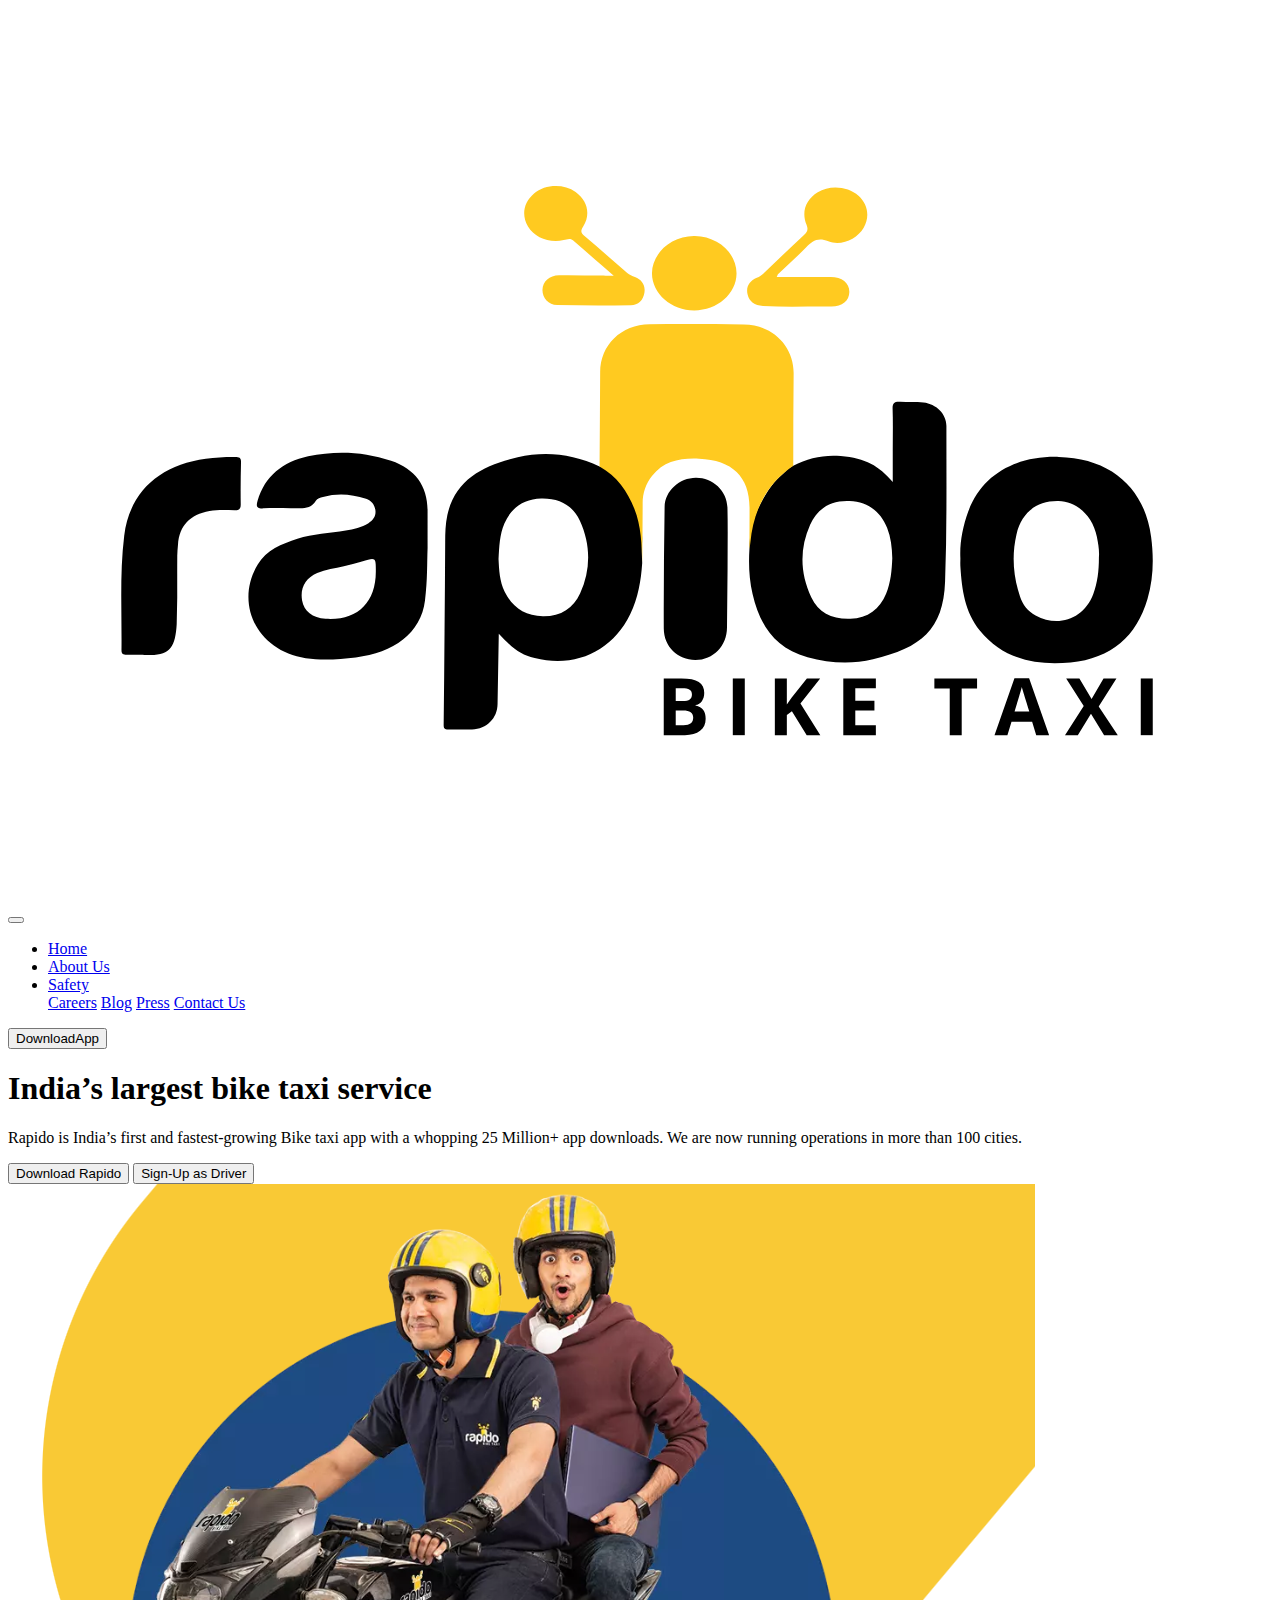
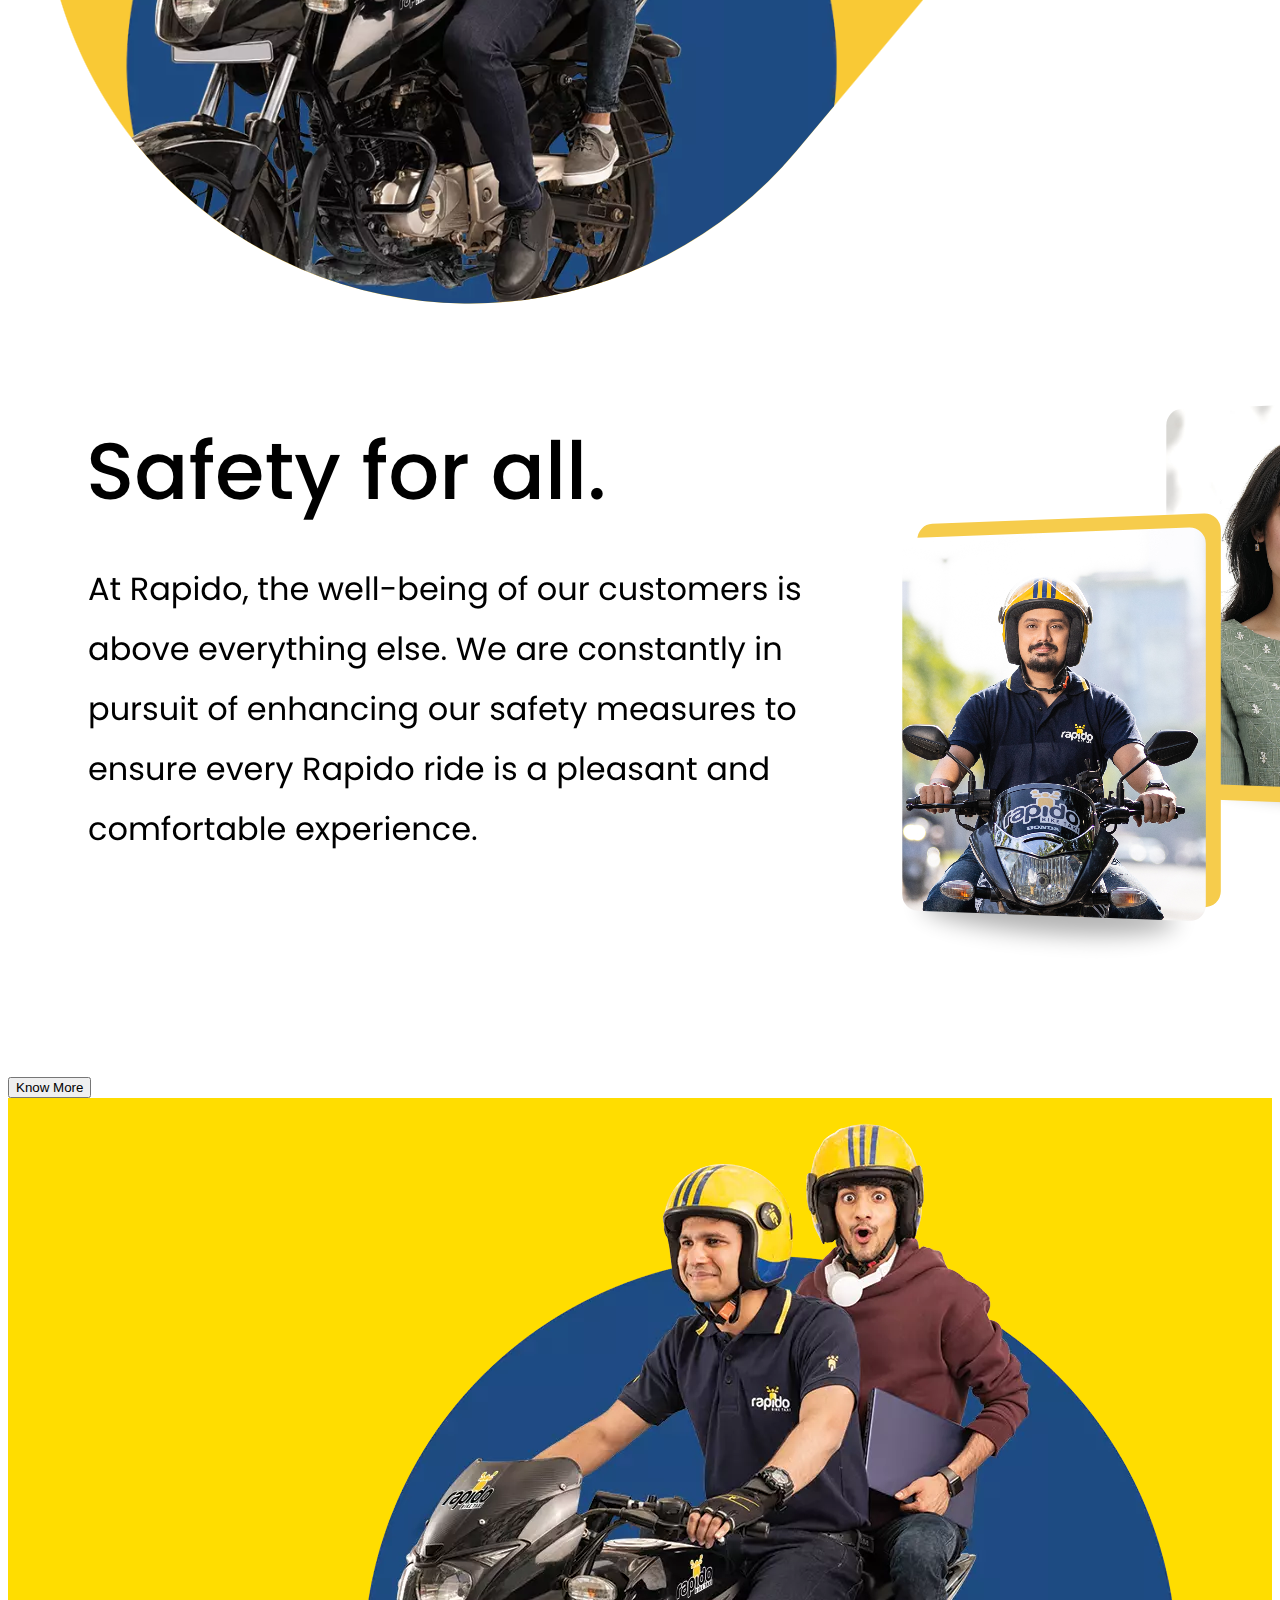
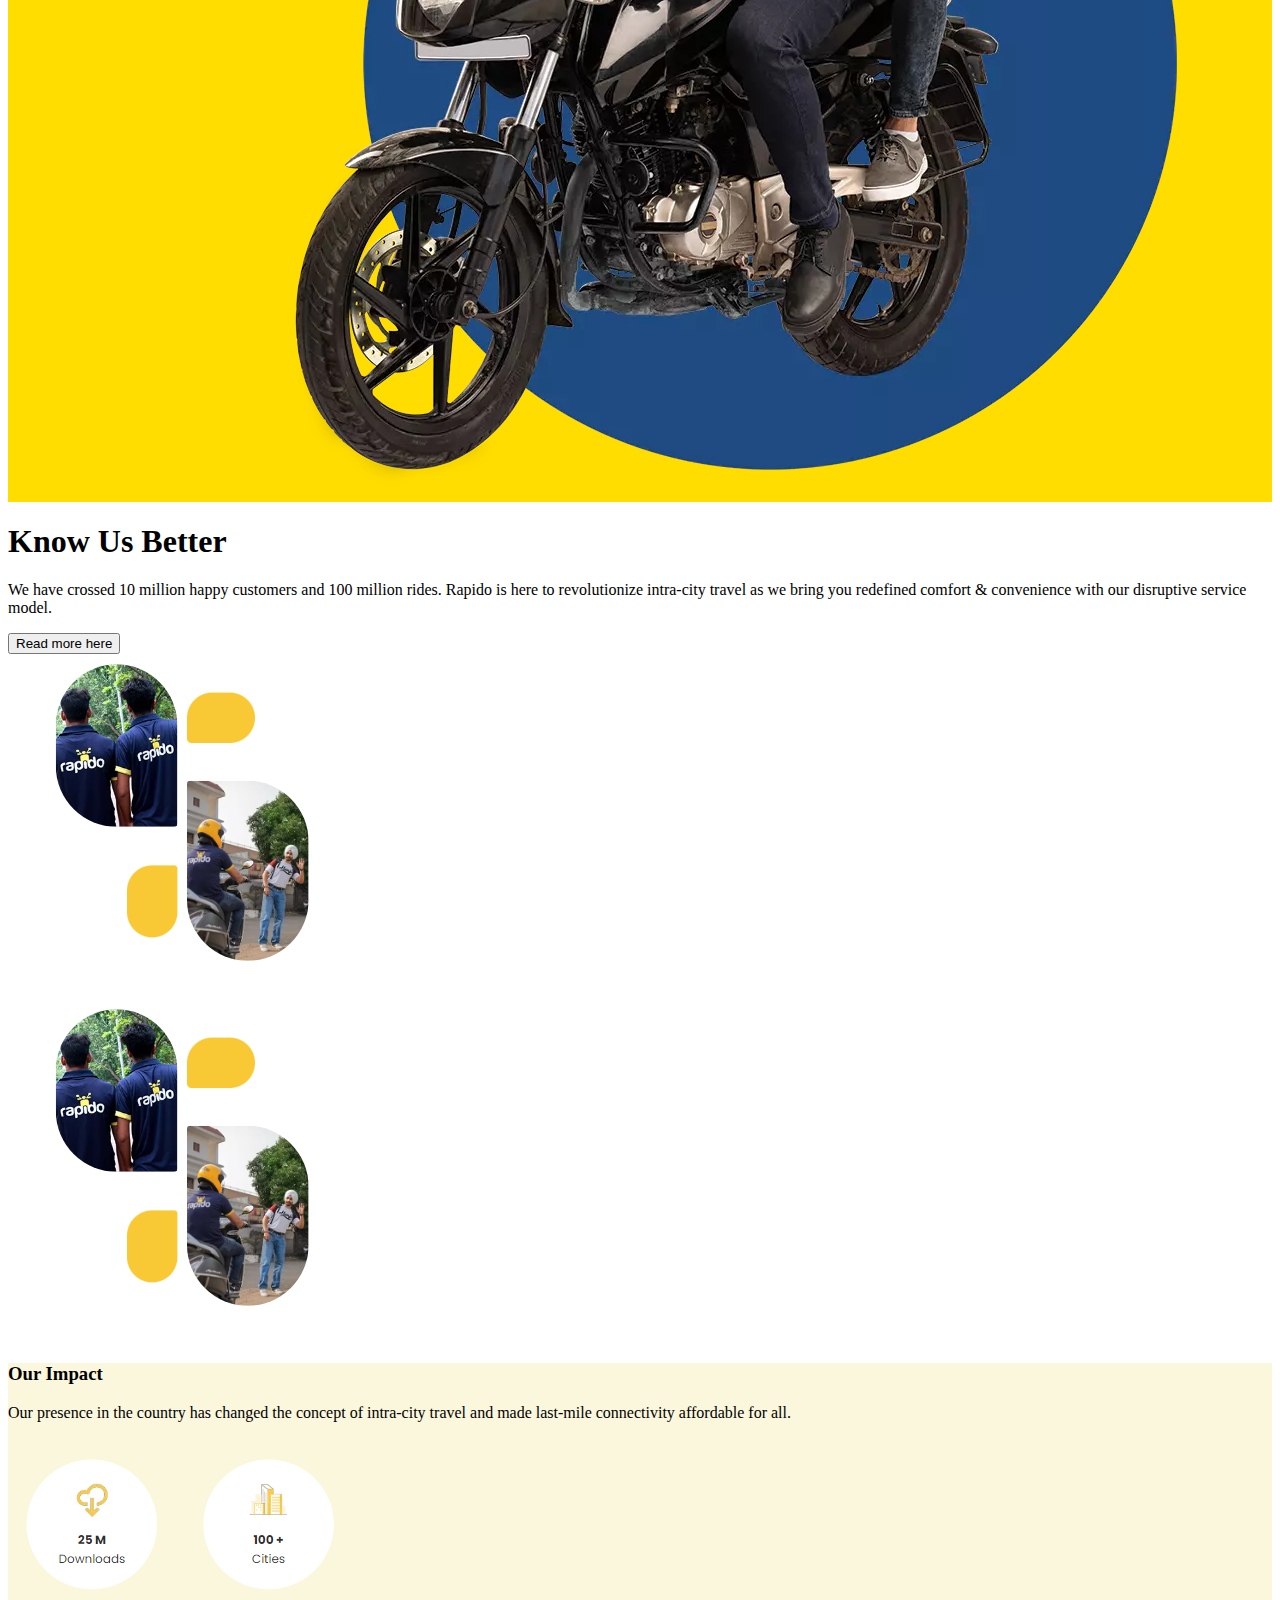
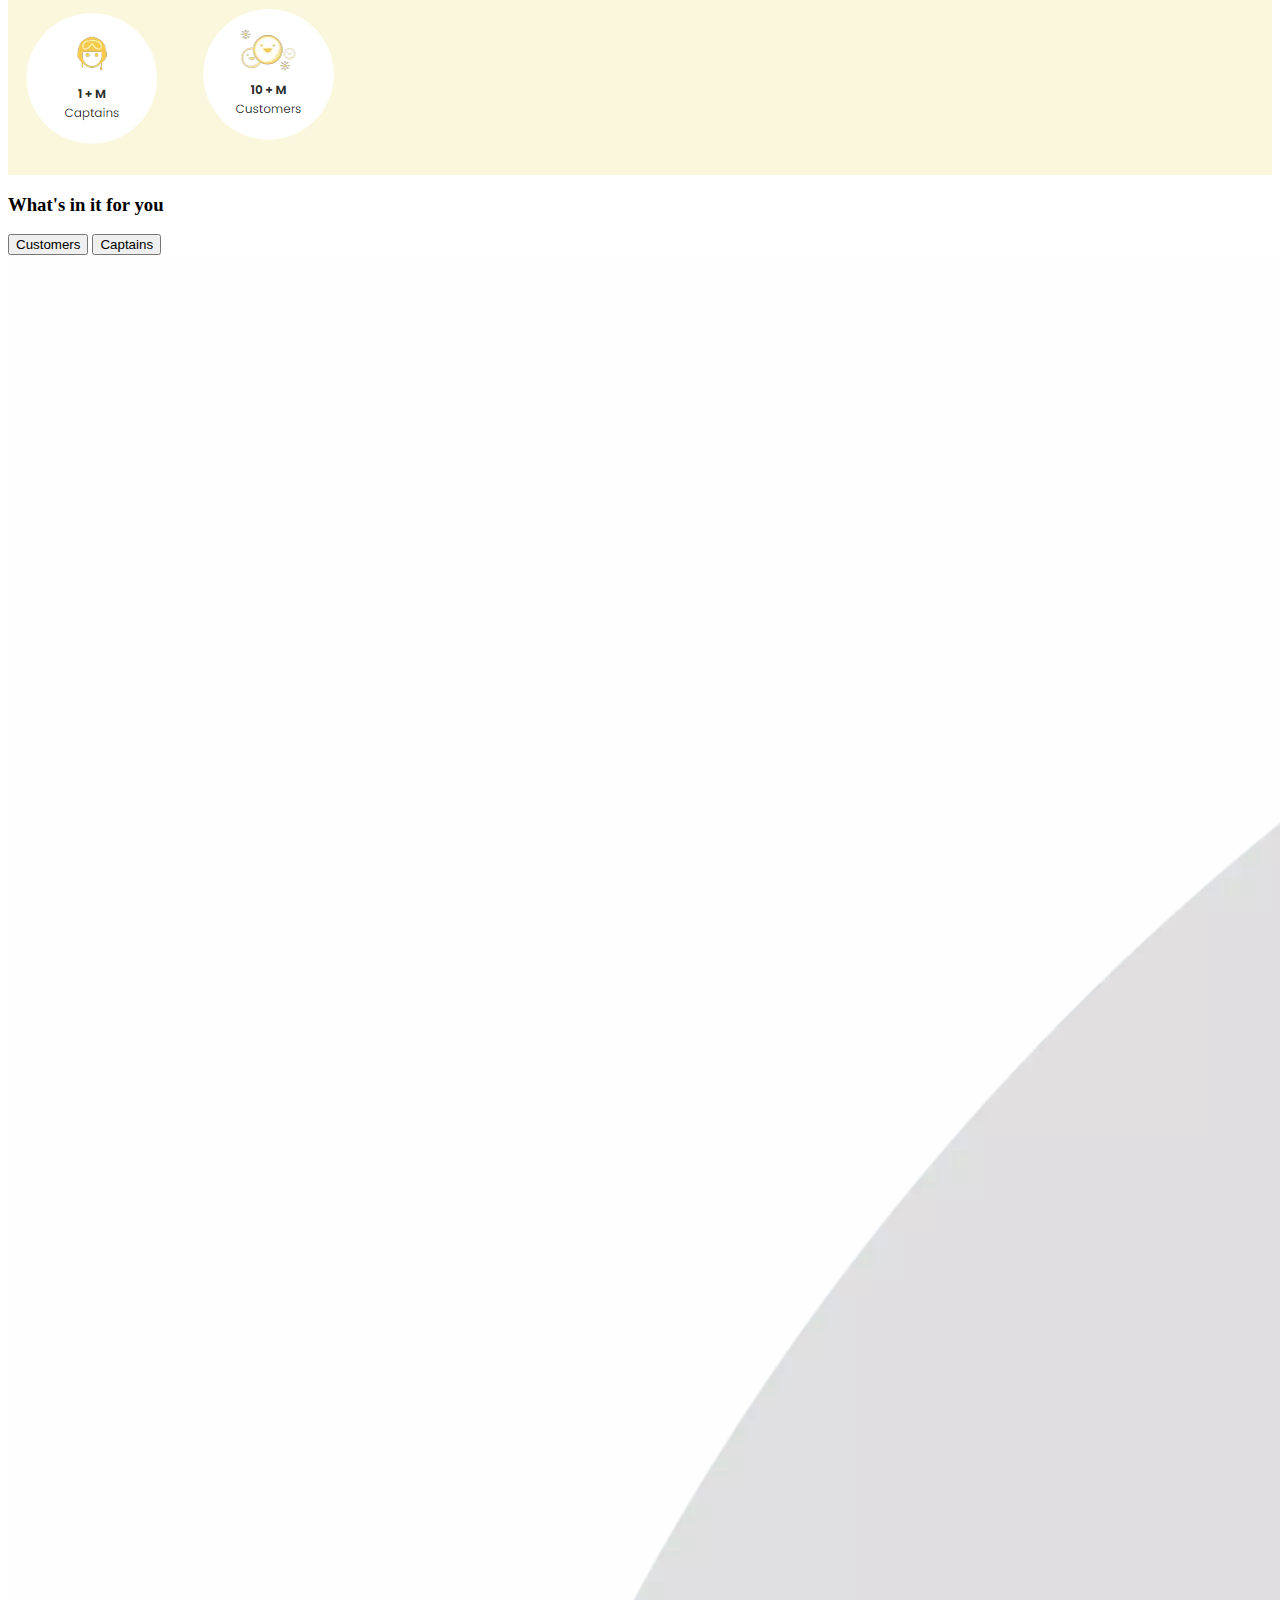
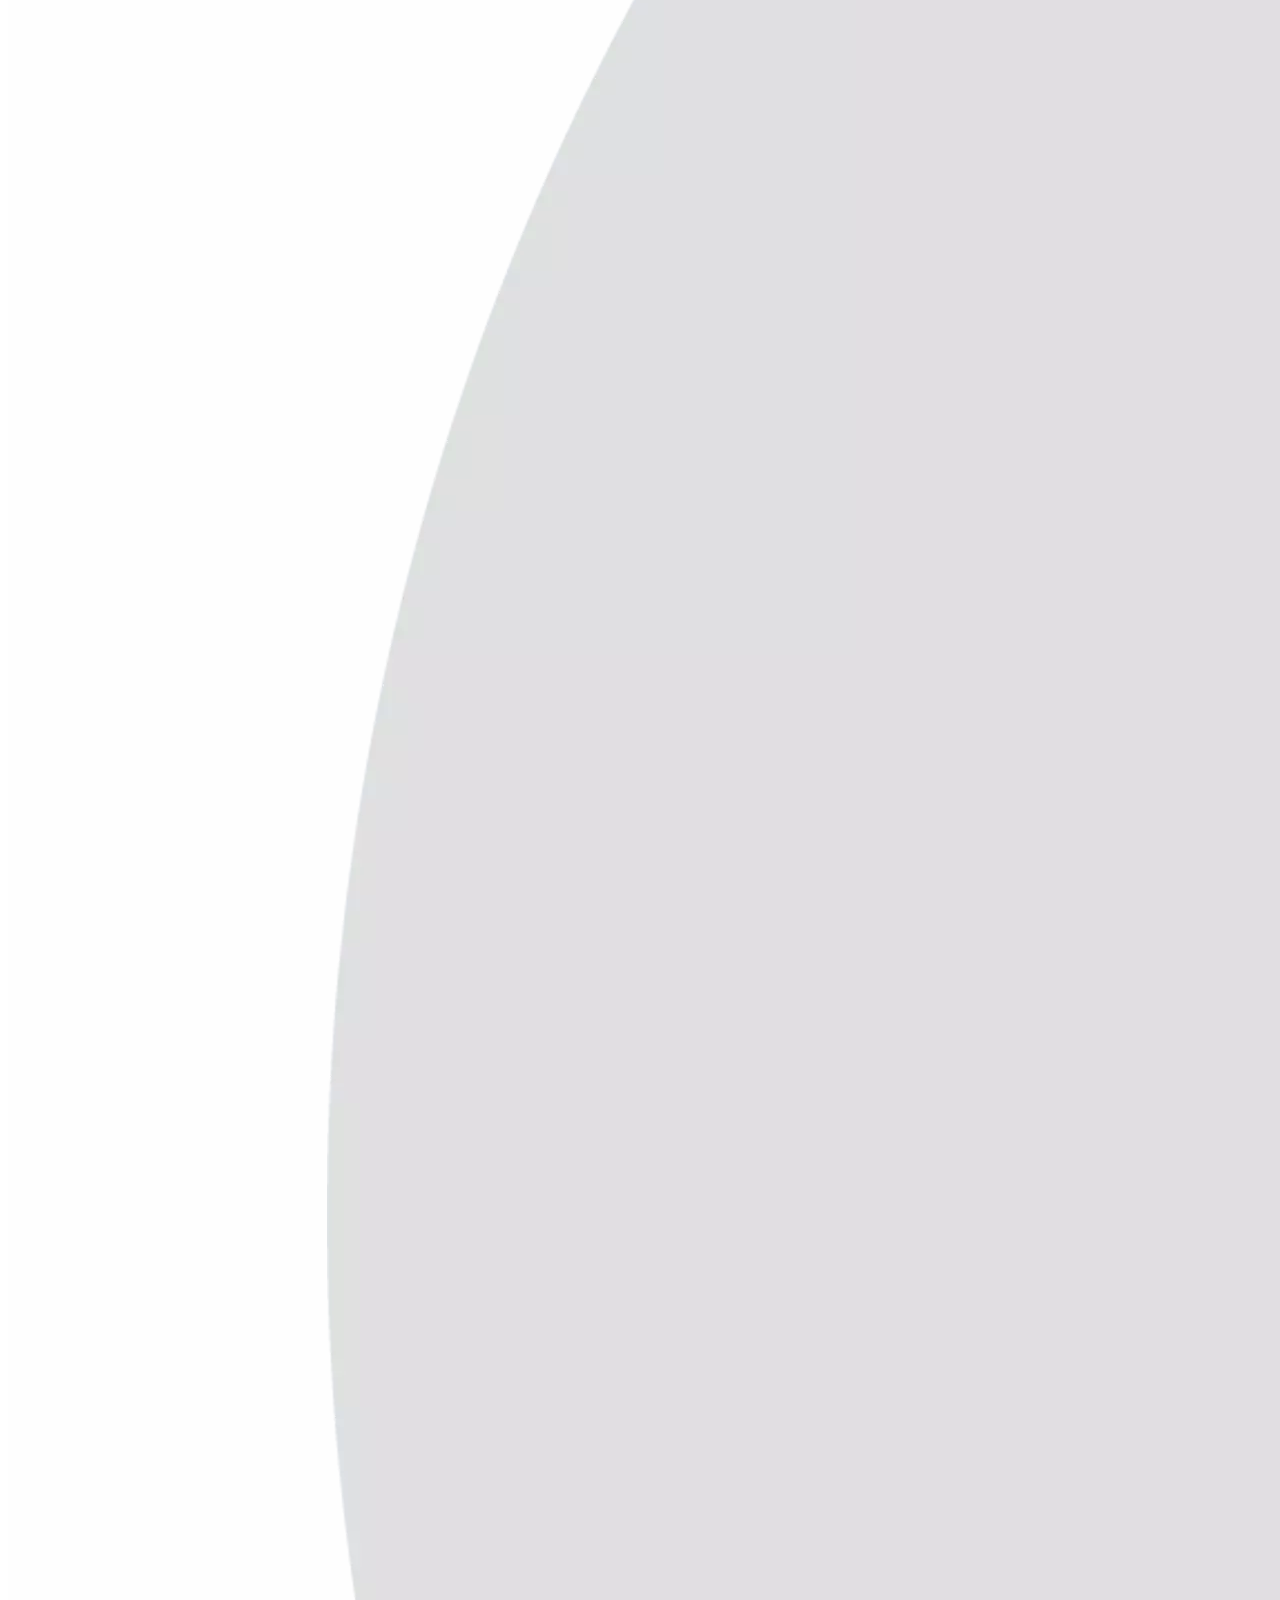
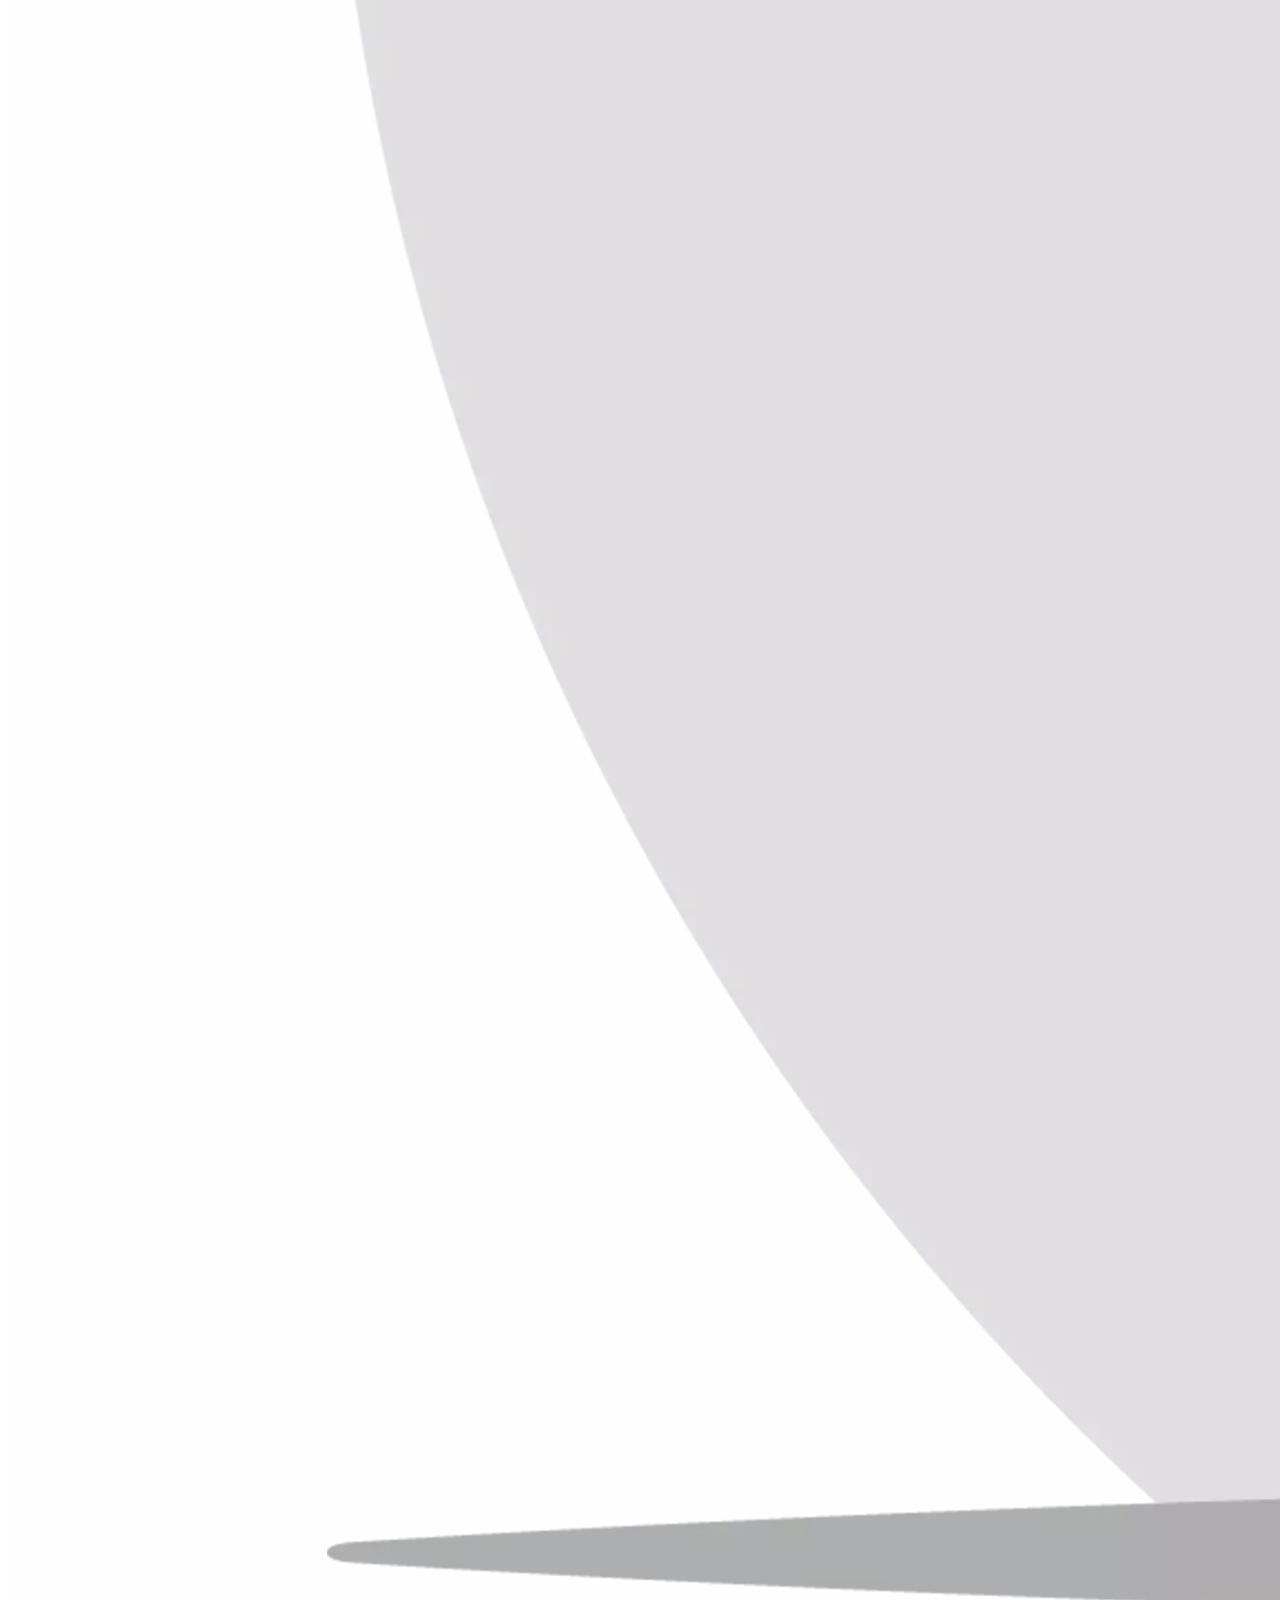
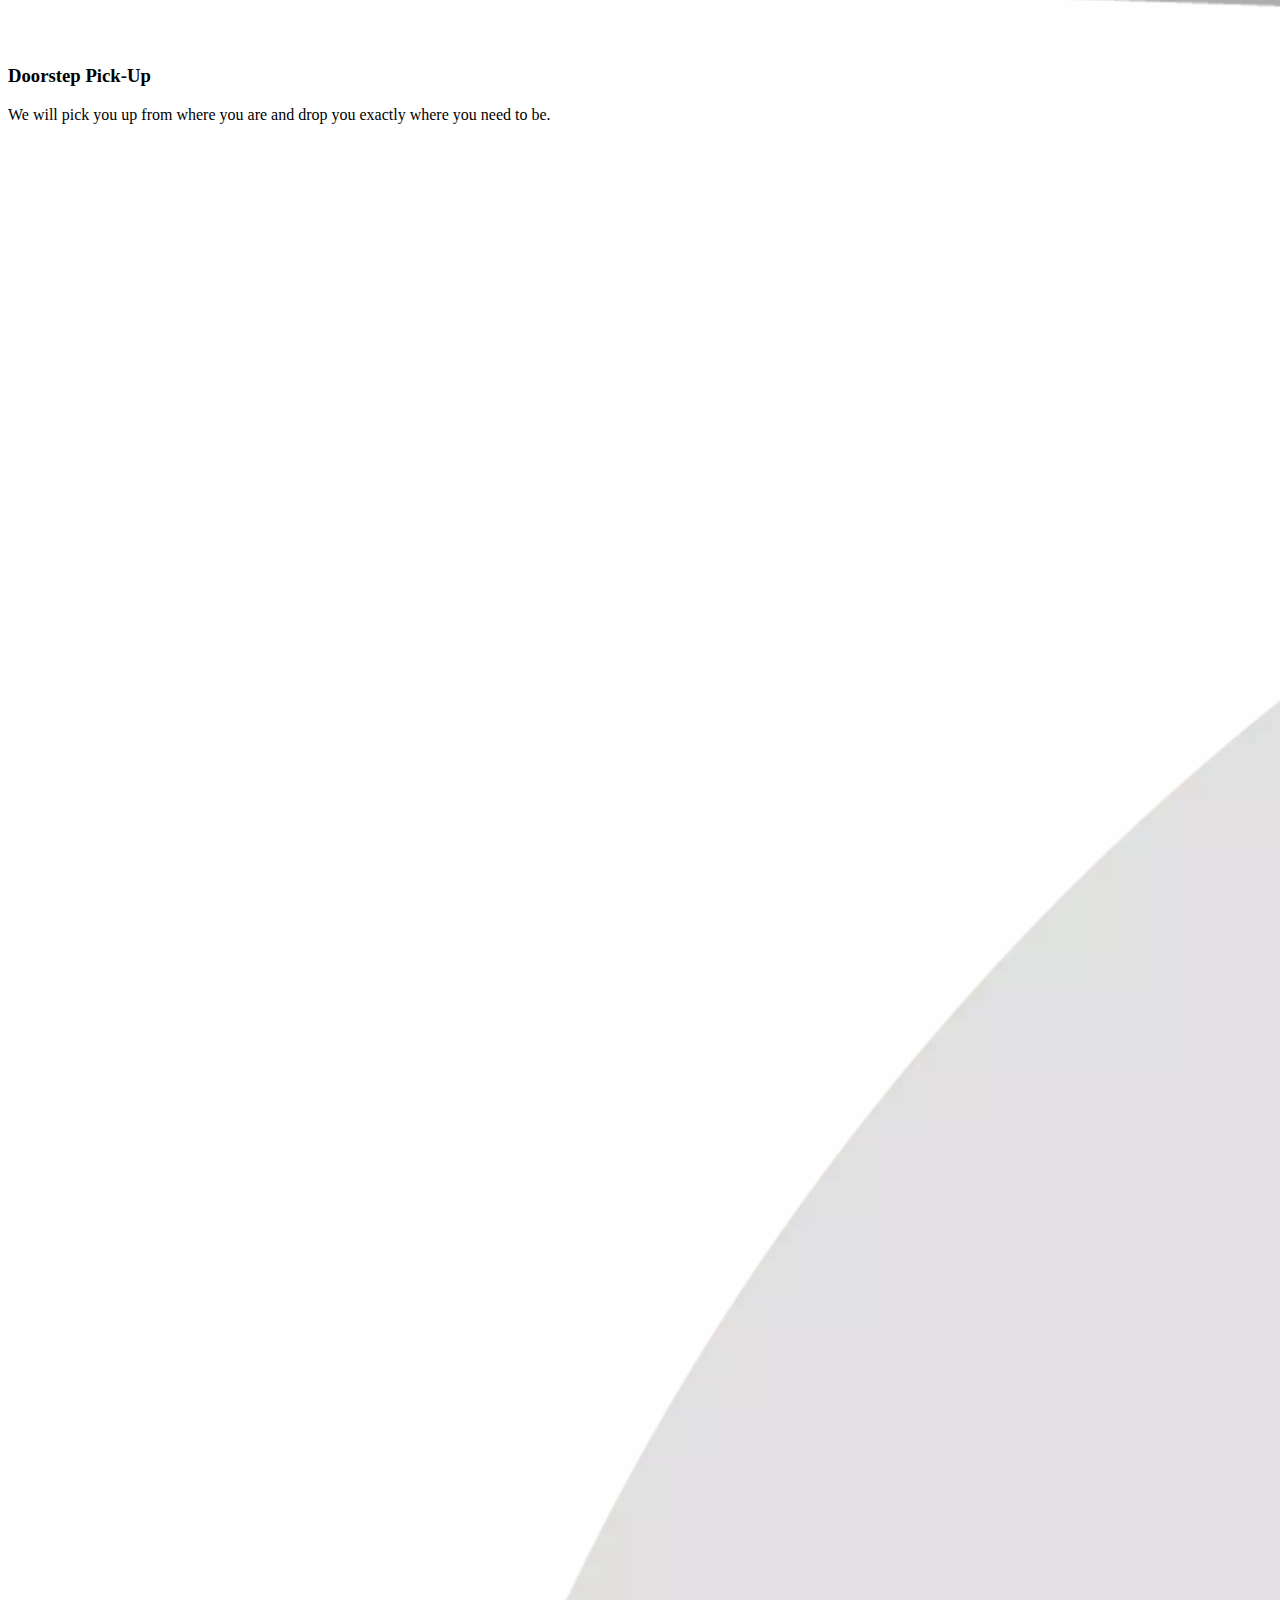
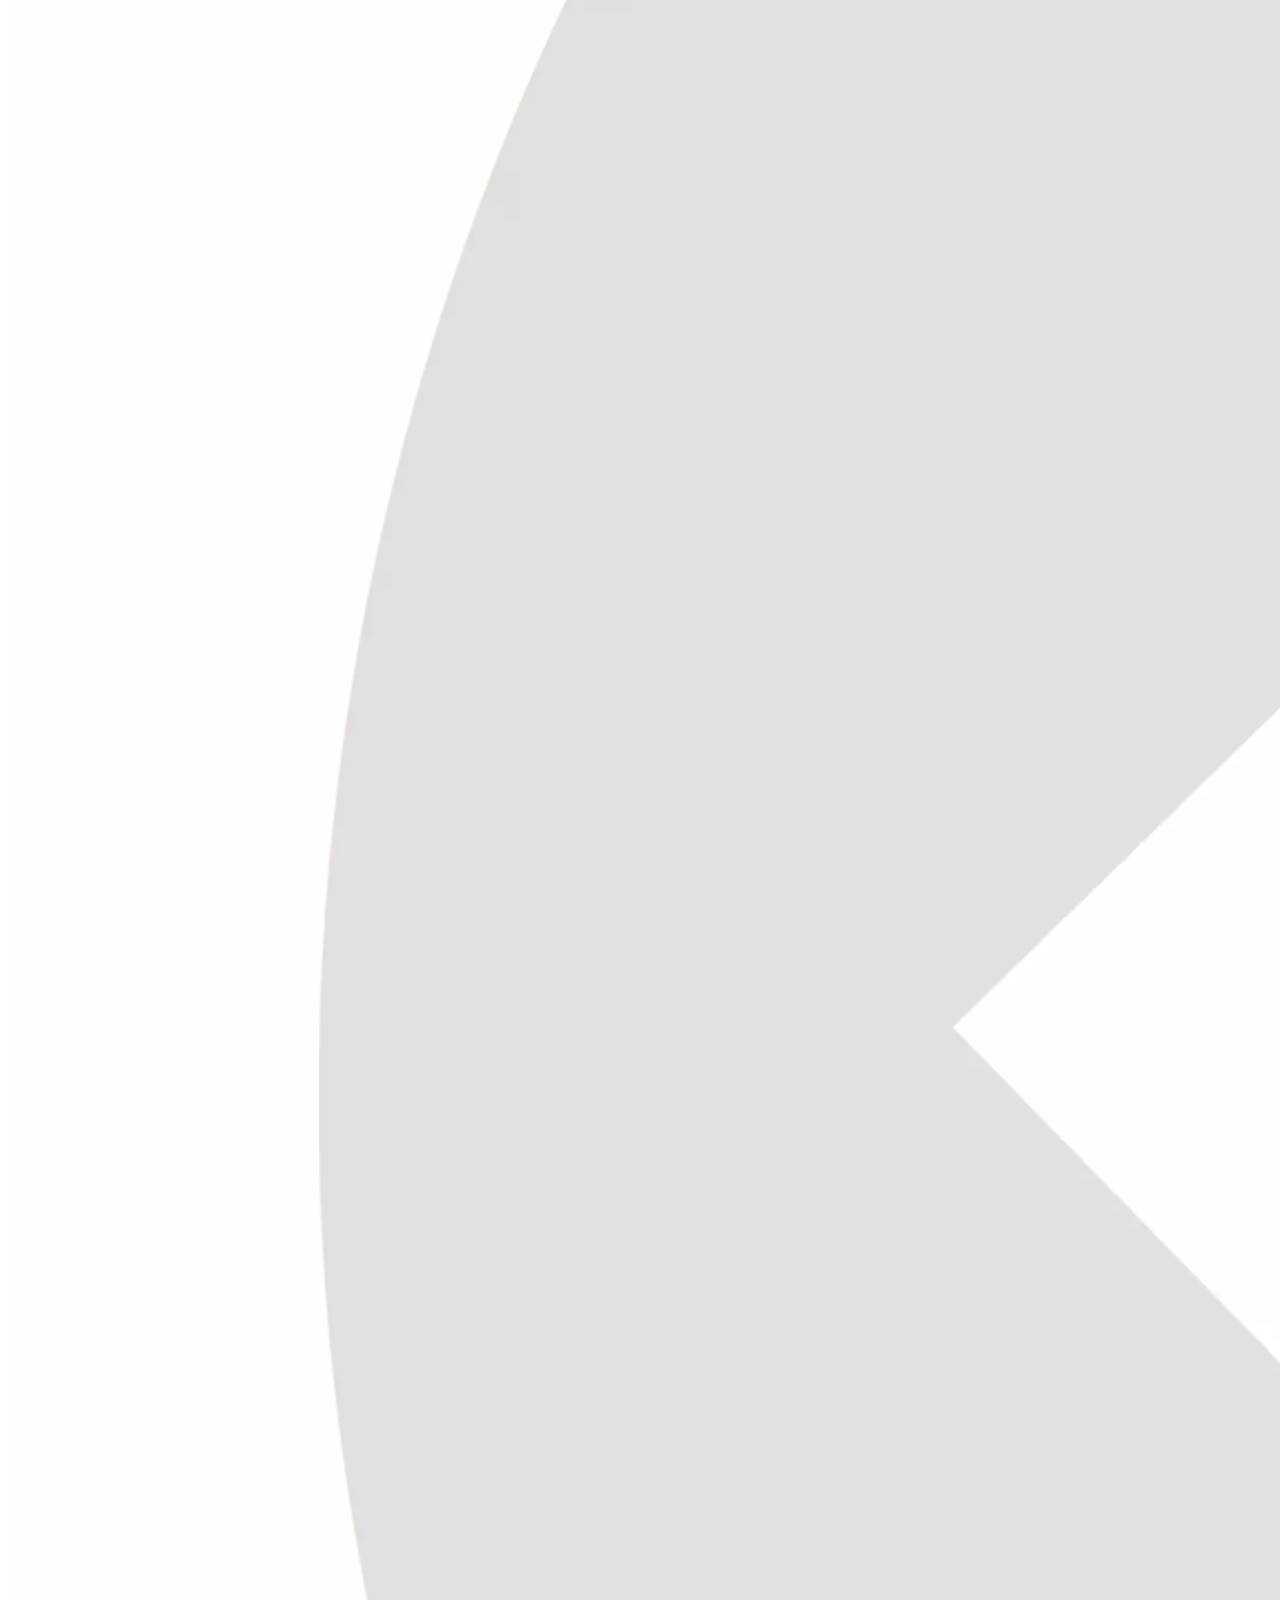
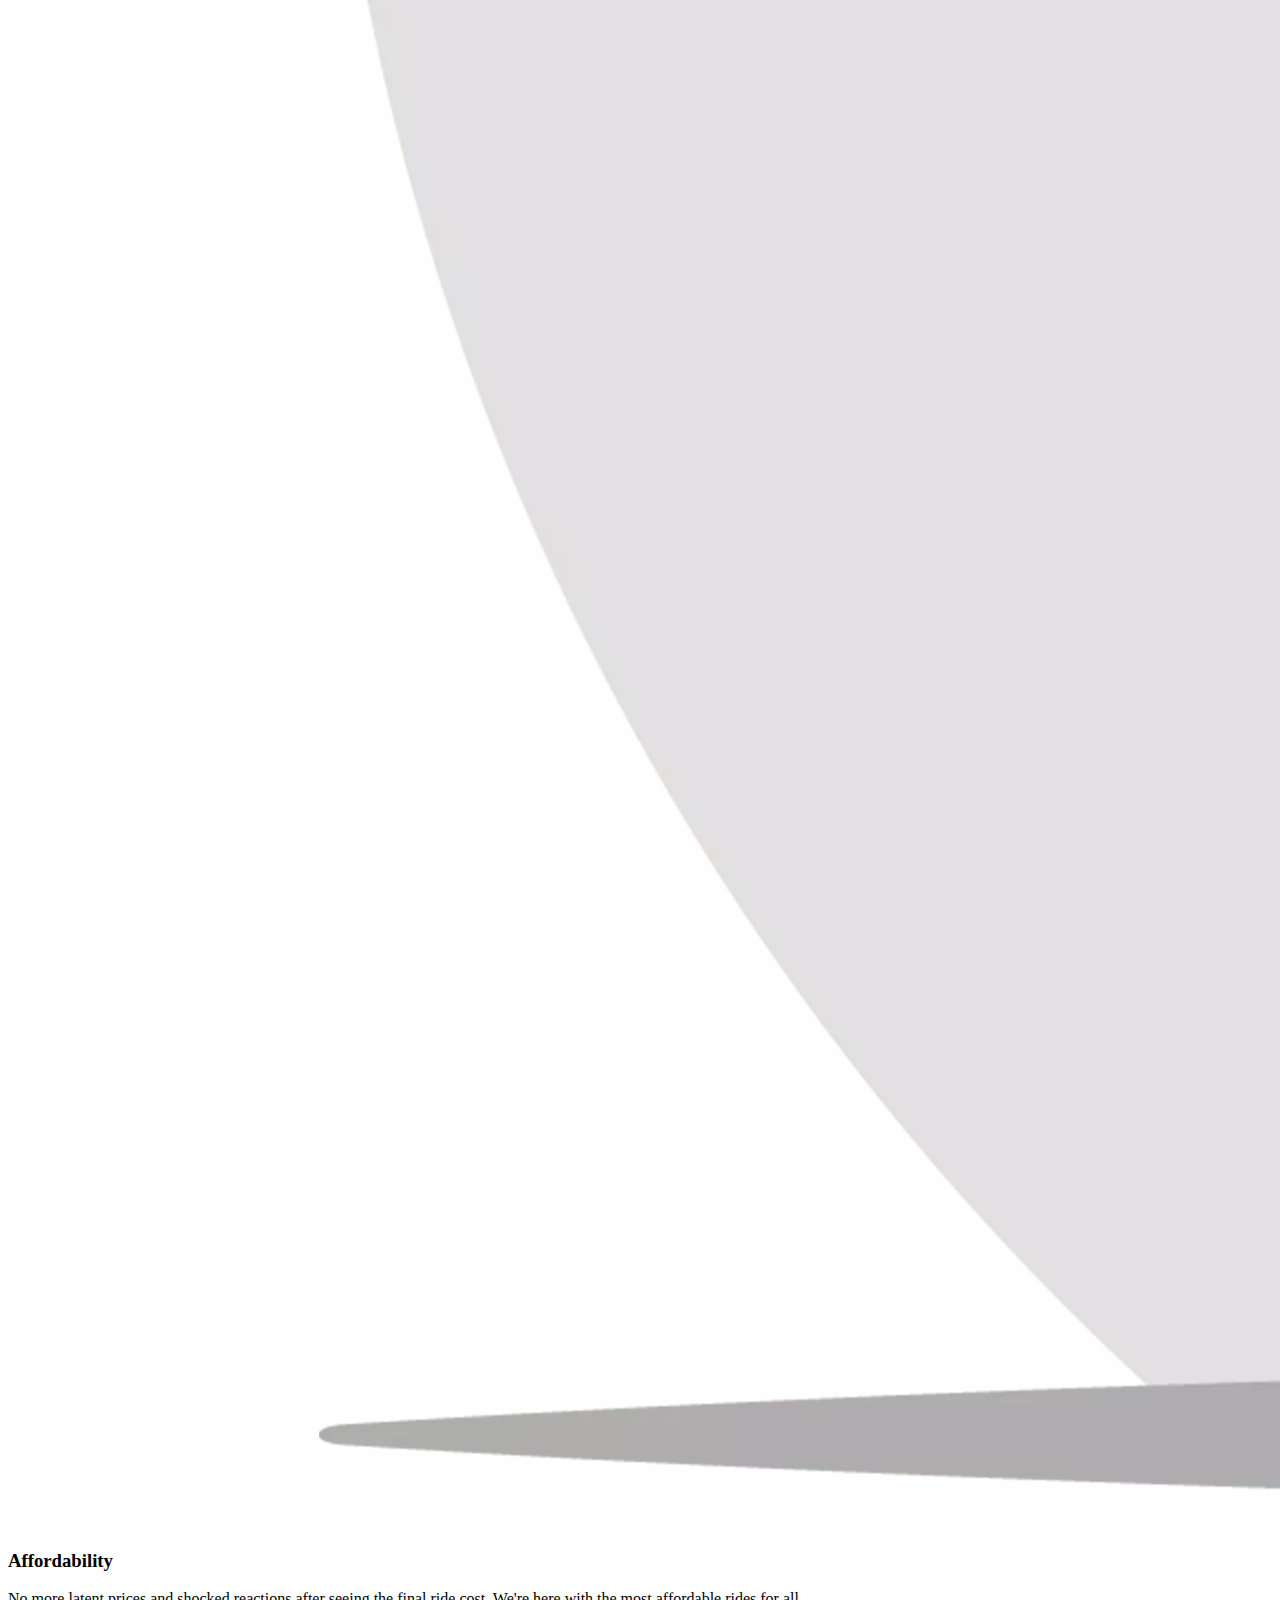
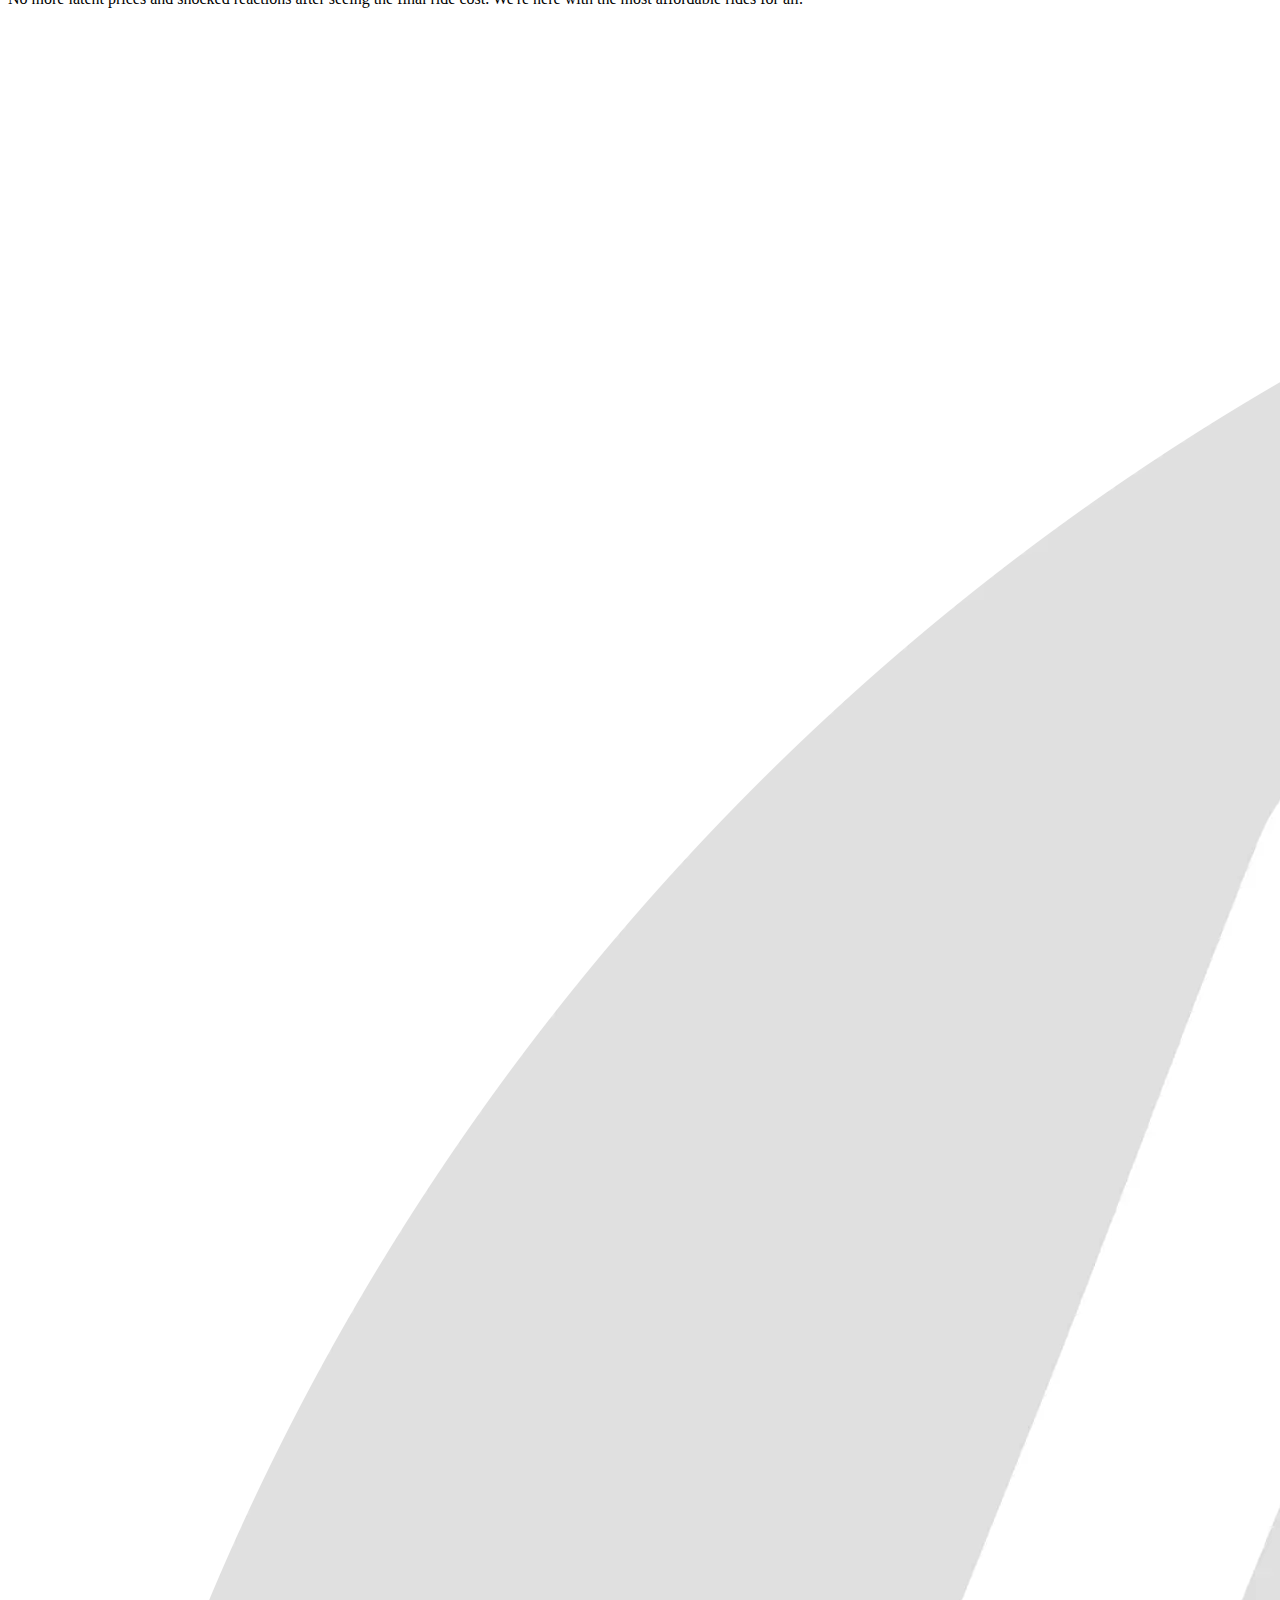
<file: index.html>
<!doctype html>
<html lang="en">
  <head>
    <meta charset="utf-8">
    <meta name="viewport" content="width=device-width, initial-scale=1">
    <title>Bootstrap demo</title>
    <link rel="stylesheet" href="style.css">
    <link href="https://cdn.jsdelivr.net/npm/bootstrap@5.3.2/dist/css/bootstrap.min.css" rel="stylesheet" integrity="sha384-T3c6CoIi6uLrA9TneNEoa7RxnatzjcDSCmG1MXxSR1GAsXEV/Dwwykc2MPK8M2HN" crossorigin="anonymous">
  </head>
  <body>
    <header>
    <div class="container me-sm-1 me-lg-4 ">
        <div class="row ">
        <div class="col-3 col-md-2 col-lg-1"><img src="images/logo.svg" alt=""></div>
        <div class="col-4  col-lg-5 ms-md-5 mt-md-3 "><nav class="navbar navbar-expand-lg">
            <div class="container-fluid">
              <button class="navbar-toggler" type="button" data-bs-toggle="collapse" data-bs-target="#navbarNav" aria-controls="navbarNav" aria-expanded="false" aria-label="Toggle navigation">
                <span class="navbar-toggler-icon"></span>
              </button>
              <div class="collapse navbar-collapse" id="navbarNav">
                <ul class="navbar-nav">
                  <li class="nav-item">
                    <a class="nav-link active" aria-current="page" href="#">Home</a>
                  </li>
                  <li class="nav-item">
                    <a class="nav-link" href="#">About Us</a>
                  </li>
                  <li class="nav-item">
                    <a class="nav-link" href="#">Safety</a>
                  </li>
                  <a class="nav-link" href="#">Careers</a>
                  </li>
                  <a class="nav-link" href="#">Blog</a>
                </li>
                <a class="nav-link" href="#">Press</a>
            </li>
            <a class="nav-link" href="#">Contact Us</a>
                </ul>
              </div>
            </div>
          </nav></div>
        <div class="col-5 mt-2 mt-md-4"><button type="button" class="btn btn-dark">DownloadApp</button></div>
    </div>
    </div>
</header>
     <div class="container mt-5 me-5">
        <div class="row">
            <div class="col-12 text-center col-lg-6">
               <h1>India’s largest bike
                taxi service</h1>
                <p>Rapido is India’s first and fastest-growing Bike taxi app with a whopping 25 Million+ app downloads. We are now running operations in more than 100 cities.</p>
                <button type="button" class="btn btn-warning mt-lg-5">Download Rapido</button>
                <button type="button" class="btn btn-dark mt-lg-5">Sign-Up as Driver</button>
            </div>
            <div class="col-lg-6 d-none  d-sm-block d-md-none d-lg-block">
                <img  class="img-fluid" src="images/Screenshot 2023-10-12 160958.png" alt="">
            </div>
            </div>
        </div>
        <div class="container">
            <div class="row">
                <div class="col-12">
                    <img class="img-fluid"  src="images/safety-overview-header.png" alt="">
                    <button type="button" class="btn btn-warning mt-lg-5 p-0 ms-3 mb-4">Know More</button>
            </div>
        </div>
        <div class="container d-lg-none">
            <div class=" bike col-12">
                <img class="img-fluid"  src="images/mobbike.webp" alt="">
            </div>
        </div>
        <div class="container">
            <div class="row ">
                <div class="col-12 col-lg-6 text-center mt-5"><h1>Know Us Better
                </h1>
                <p>We have crossed 10 million happy customers and 100 million rides. Rapido is here to revolutionize intra-city travel as we bring you redefined comfort & convenience with our disruptive service model.</p>
                <button type="button" class="btn btn-warning mt-lg-5">Read more here</button>
            </div>
            <div class=" col-0 col-lg-6 d-none d-lg-block ">
                <img class="img-fluid ms-lg-5" src="images/Screenshot 2023-10-13 101333.png" alt="">
            </div>
                <div class="col-12 mt-4 text-center d-lg-none">
                    <img  class="img-fluid" src="images/Screenshot 2023-10-13 101333.png" alt="">
                </div>
            </div>
        </div>
        <div id="textcon" class="container-fluid">
            <div class="row"><div class="col-12 text-center"><h3>Our Impact</h3></div></div>
            <div class="col-12 text-center"><p>Our presence in the country has changed the concept of intra-city travel and made last-mile connectivity affordable for all.</p></div>
            <div class="col-12 col-sm-12 text-center"><img class="img-fluid" src="images/Screenshot 2023-10-13 103207.png" alt=""></div>
        </div>

        <div class="container">
           <div class="col-12 text-center">
            <h3>What's in it for you</h3>
           </div>
           <div class="col-12 text-center mt-4 mb-5">
            <div class="btn-group border" role="group" aria-label="Basic example">
                <button type="button" class="btn btn-warning">Customers</button>
                <button type="button" class="btn ">Captains</button>
              </div>
           </div>
            <div class="col-12 text-center col-sm-12 ">
            <img class=" col-9 align-middle col-lg-3 col-sm-4 img-fluid " src="images/CCcare_1.webp" alt="">
            <h3>Doorstep Pick-Up</h3>
            <p>We will pick you up from where you are and drop you exactly where you need to be.</p>
           </div>
           <div class="col-12 text-center col-sm-12 ">
            <img class="col-9 align-middle col-sm-4 col-lg-3 img img-fluid " src="images/CCcare_2.webp" alt="">
            <h3>Affordability</h3>
            <p>No more latent prices and shocked reactions after seeing the final ride cost. We're here with the most affordable rides for all.</p>
           </div>
           <div class="col-12 text-center col-sm-12 ">
            <img class="col-9 align-middle col-sm-4 col-lg-3 img img-fluid" src="images/CCcare_3.webp" alt="">
            <h3>Quick Ride</h3>
            <p>Trend setters of smart commute be it traffic or rush hours.</p>
           </div>
           </div>
        </div>
        <div id="last" class="container">
            <div class="col-12 text-center mt-2">
                <h3>Straight from the Customer's heart</h3>
            </div>
            <div class="col-12 text-center mt-4">
                <div class="btn-group border" role="group" aria-label="Basic example">
                    <button type="button" class="btn btn-warning">Customers</button>
                    <button type="button" class="btn ">Captains</button>
                  </div>
            </div>
            <div class="col-12 text-center">
            </div>
        </div>
        <div class="container">
            <div class="col-12 text-center mt-4">
                <h3>Rapido Business Solutions</h3>
                <p>Get onboard with Rapido B2B services to earn more while you deliver. With highly reliable deliveries and a strong customer base, we are one of the fastest growing networks in the country. Sign up as a Rapido Partner for on-time services</p>
            </div>
            <div class="col-12 text-center" >
                <img  class="text-center" src="images/Screenshot 2023-10-13 101333.png" alt="">
            </div>
        </div>
        <div  id="bottom"  class="container">
            <div class="col-12 text-white text-center"><h4>Customer App</h4></div>
            <div class="col-12 text-center "><img src="images/play_store.svg" alt=""></div>
            <div class="col-12 text-center mt-3"><img src="images/app_store.svg" alt=""></div>
            <div class="col-12 text-white text-center mt-4"><h4>Captain App</h4></div>
            <div class="col-12 text-center "><img src="images/play_store.svg" alt=""></div>
            <div class="col-12 text-white ps-2 mt-4 col-sm-12 text-center">
                <a class="text-white col-sm-12 p-sm-4" href="">Home</a>
                <a class="text-white col-sm-12 p-sm-4"  href="">About Us</a>
                <a class="text-white col-sm-12 p-sm-4"  href="">Safety</a>
                <a class="text-white col-sm-12 p-sm-4"  href="">Careers</a>
                <a class="text-white col-sm-12 p-sm-4"  href="">Blog</a>
                <a class="text-white col-sm-12 p-sm-4"  href="">Privicy Policy</a>
            </div>
            <div class="col-12 mt-3 col-sm-12 text-center ms-4">
                <div class="row ms-4 ">
                    <div class="col-2 text-white"><a class="text-white" href="">Customer Terms</a></div>
                    <div class="col-2 text-white"><a class="text-white" href="">Customer Terms Cabs</a></div>
                    <div class="col-2 text-white "><a class="text-white" href="">Captain Terms</a></div>
                    <div class="col-2 text-white"><a class="text-white" href="">Captain Terms Cabs</a></div>
                    <div class="col-2 text-white"><a class="text-white" href="">Press</a></div>
                </div>
            </div>
        </div>




    <script src="https://cdn.jsdelivr.net/npm/@popperjs/core@2.11.8/dist/umd/popper.min.js" integrity="sha384-I7E8VVD/ismYTF4hNIPjVp/Zjvgyol6VFvRkX/vR+Vc4jQkC+hVqc2pM8ODewa9r" crossorigin="anonymous"></script>
    <script src="https://cdn.jsdelivr.net/npm/bootstrap@5.3.2/dist/js/bootstrap.min.js" integrity="sha384-BBtl+eGJRgqQAUMxJ7pMwbEyER4l1g+O15P+16Ep7Q9Q+zqX6gSbd85u4mG4QzX+" crossorigin="anonymous"></script>
    <script src="https://cdn.jsdelivr.net/npm/bootstrap@5.3.2/dist/js/bootstrap.bundle.min.js" integrity="sha384-C6RzsynM9kWDrMNeT87bh95OGNyZPhcTNXj1NW7RuBCsyN/o0jlpcV8Qyq46cDfL" crossorigin="anonymous"></script>
  </body>
</html>
</file>
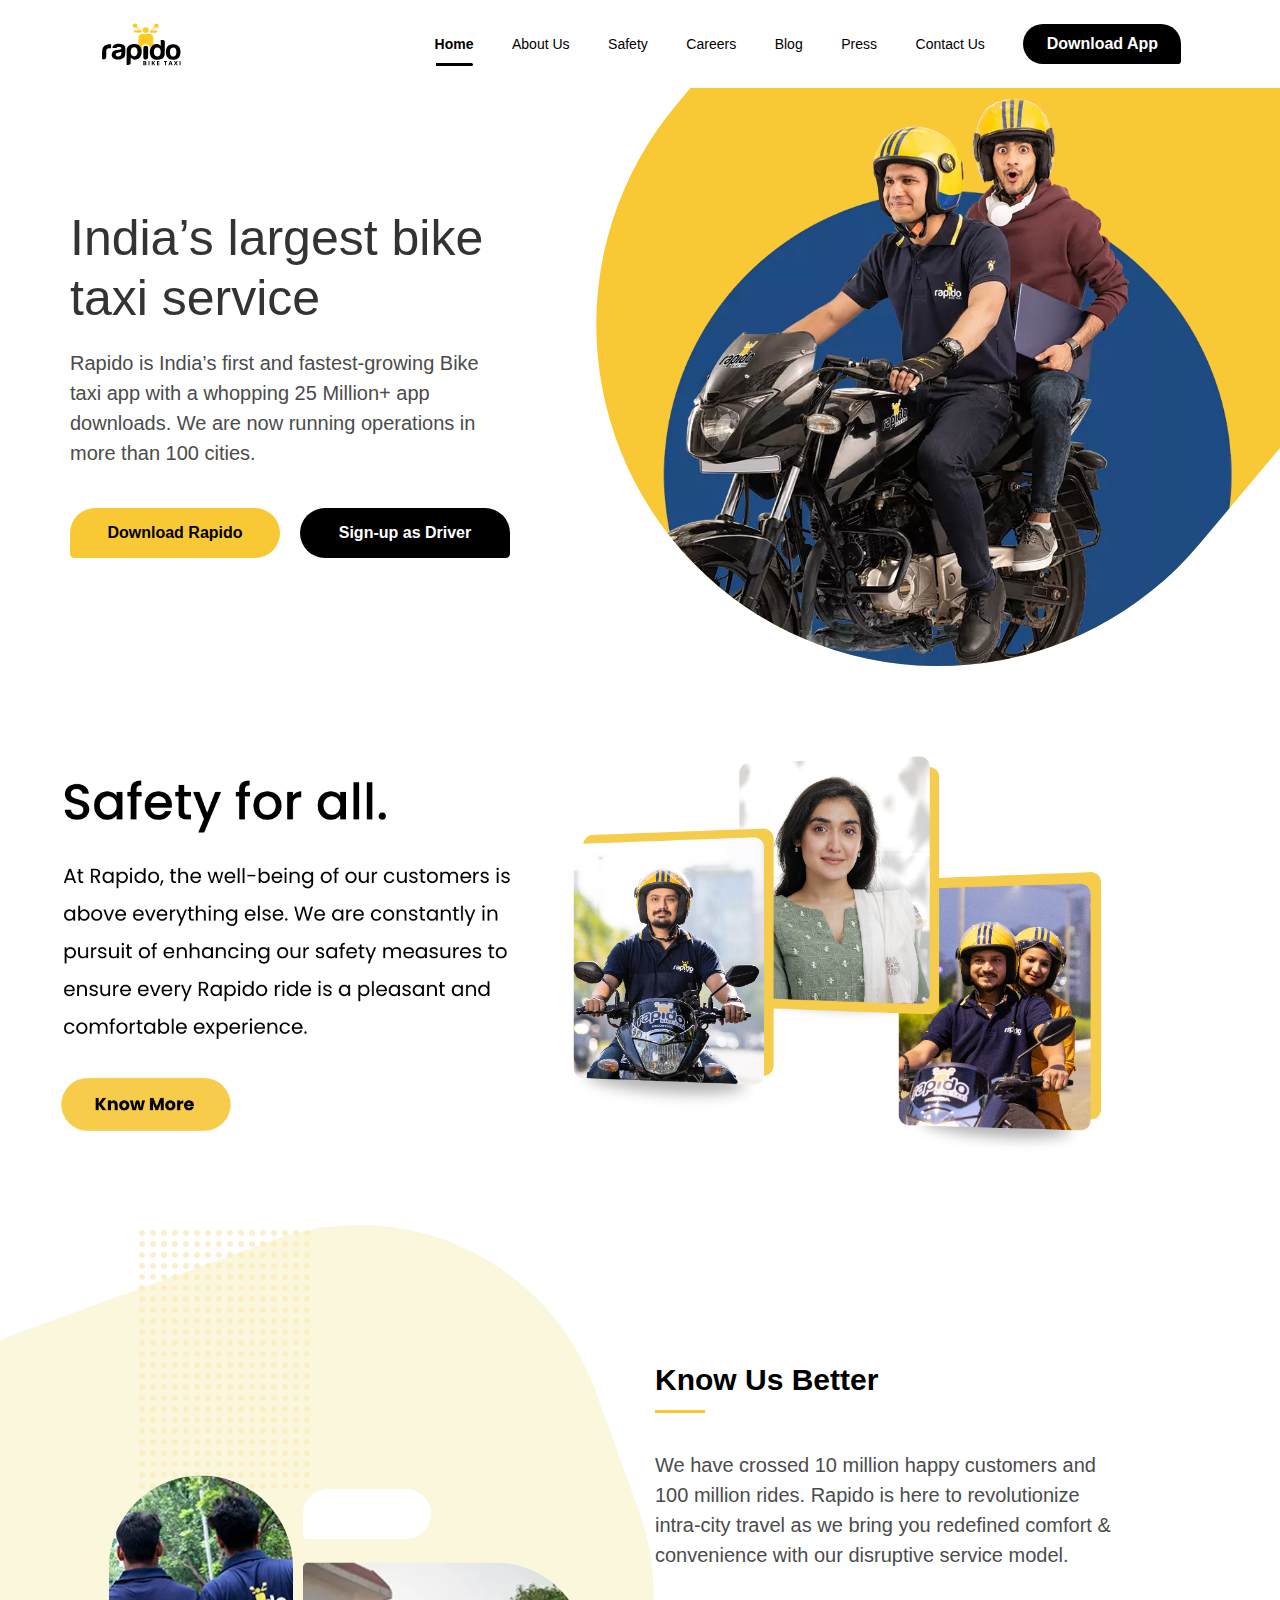
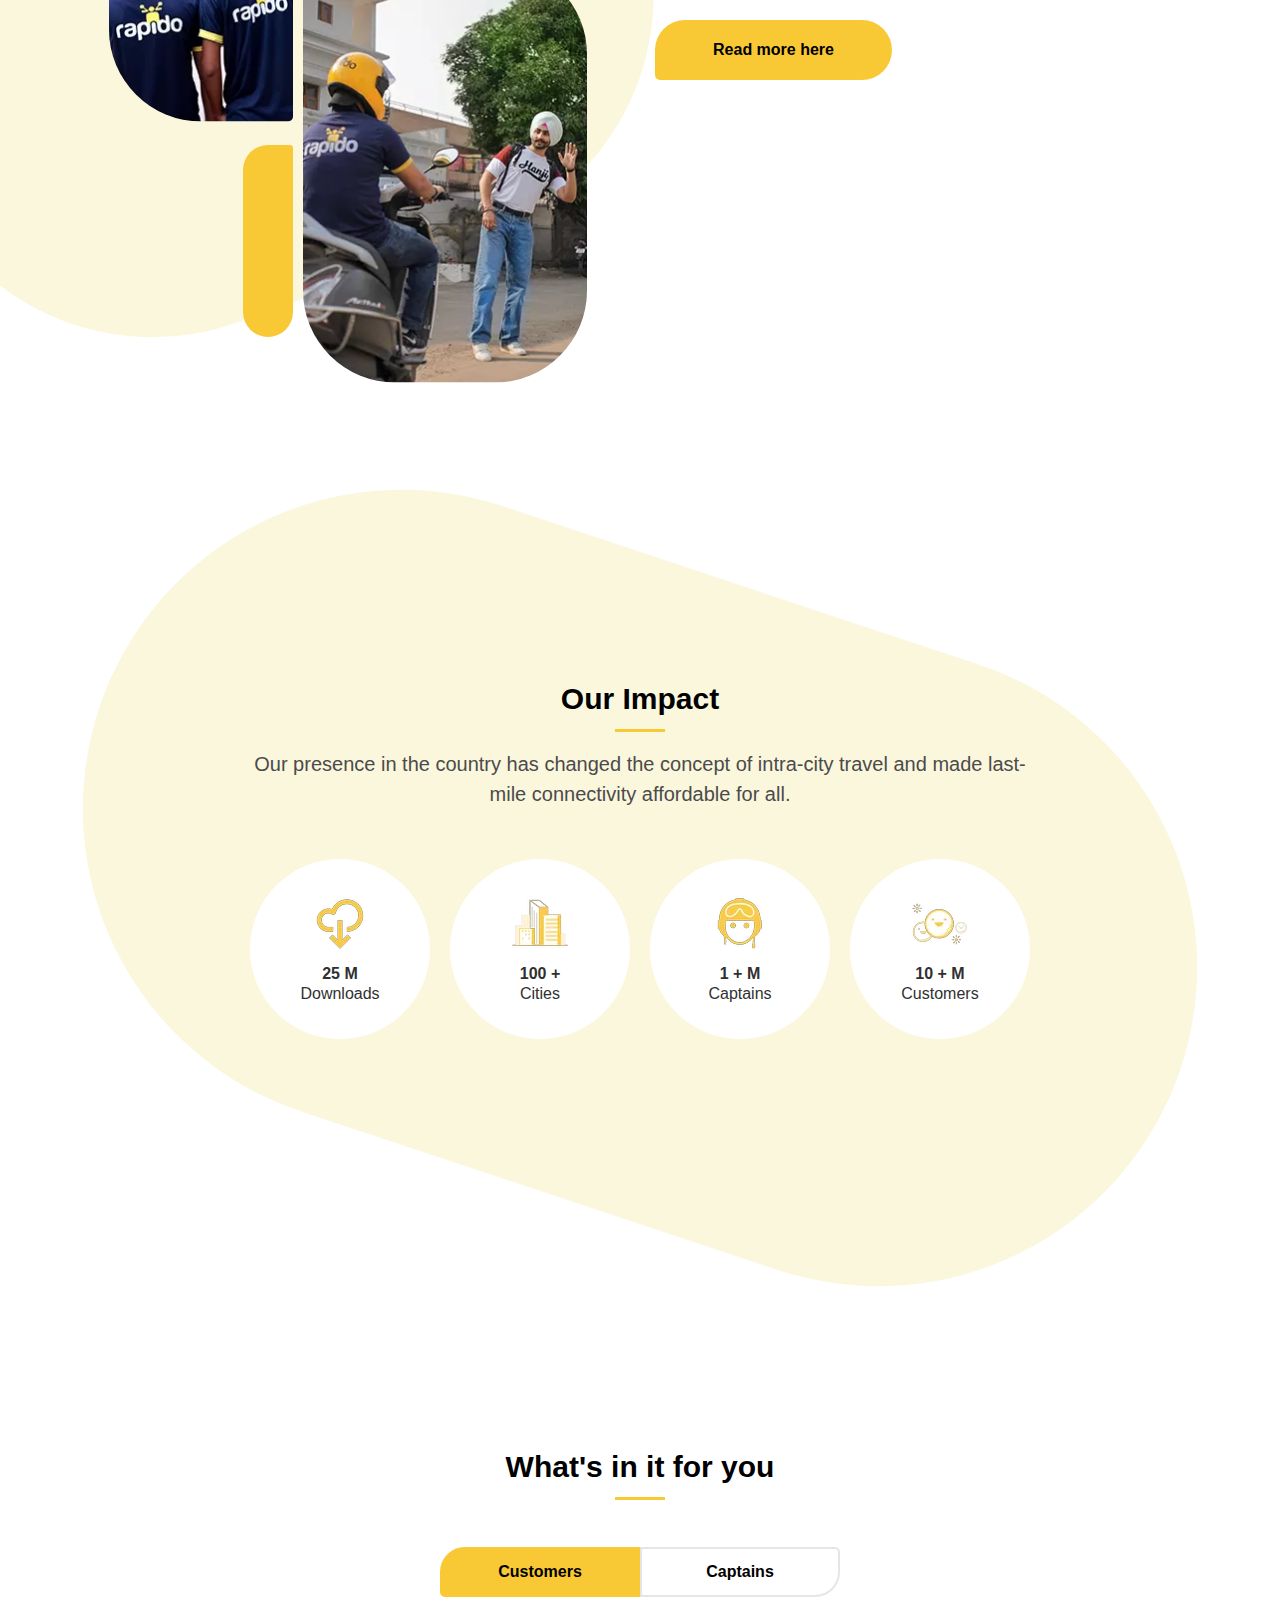
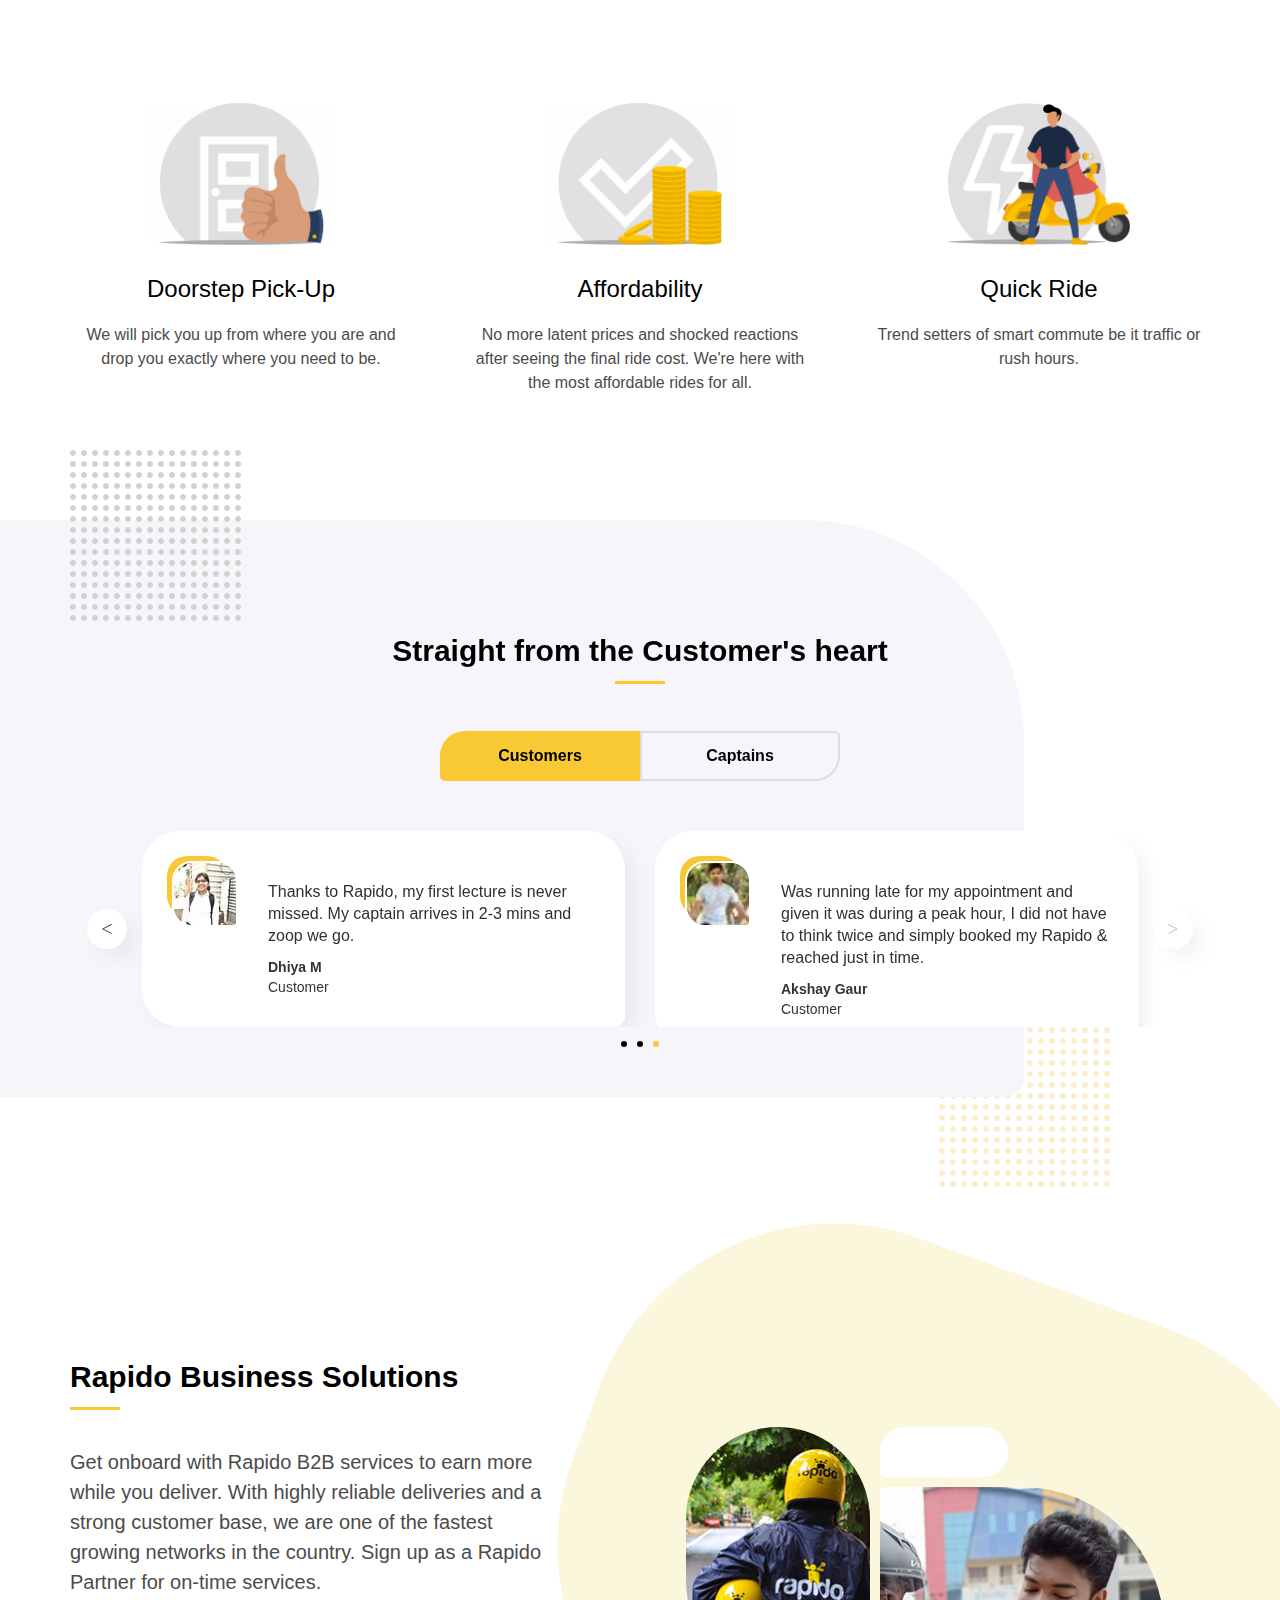
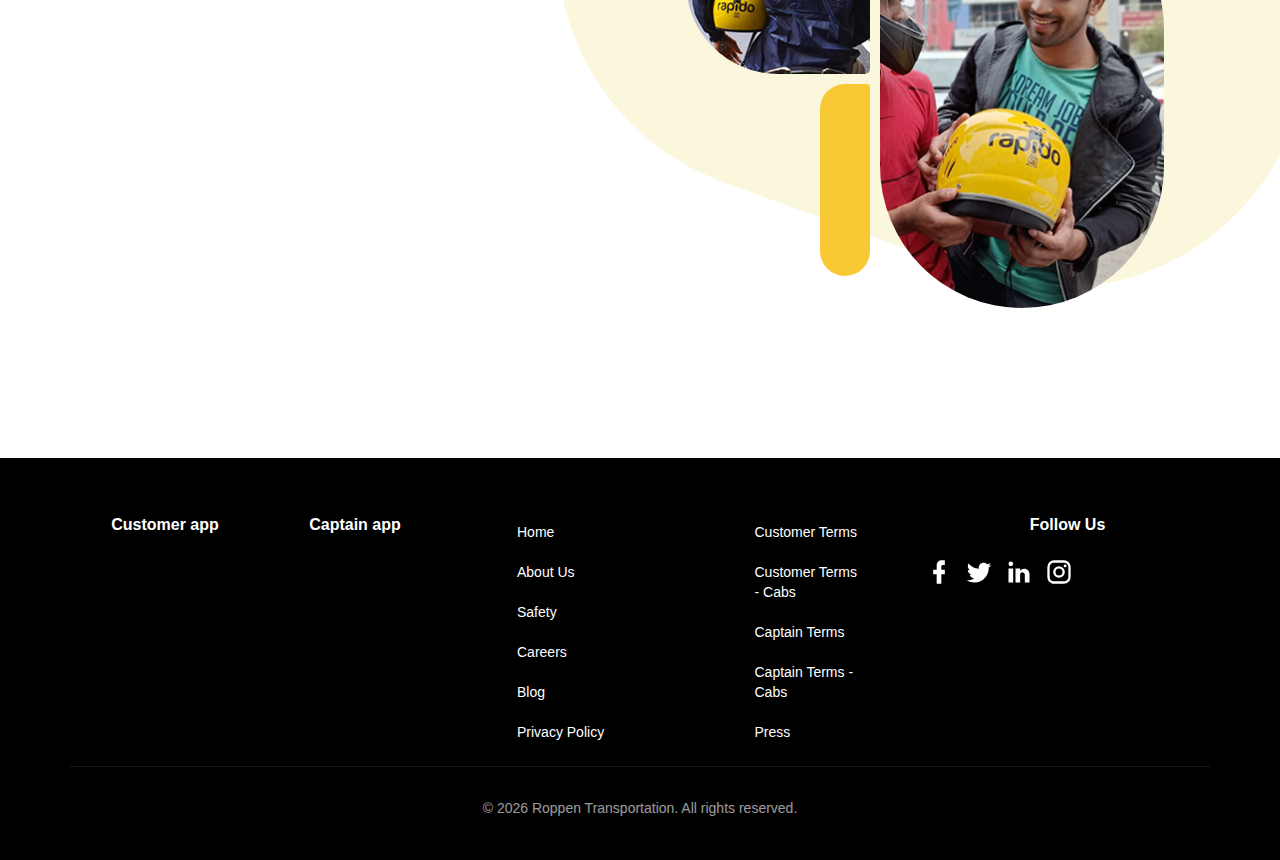
<file: images/Rapido Bike Taxi - India’s largest bike taxi app.html>
<!DOCTYPE html>
<!-- saved from url=(0024)https://www.rapido.bike/ -->
<html lang="en"><head><meta http-equiv="Content-Type" content="text/html; charset=UTF-8"><link rel="icon" href="https://www.rapido.bike/favicon.ico"><link rel="stylesheet" href="./Rapido Bike Taxi - India’s largest bike taxi app_files/css"><link rel="preconnect" href="https://www.googletagmanager.com/"><link rel="preconnect" href="https://snap.licdn.com/"><link rel="preconnect" href="https://connect.facebook.net/"><link rel="shortcut icon" href="https://rapido.bike/favicon.ico" type="image/x-icon"><link rel="apple-touch-icon" href="https://rapido.bike/favicon.ico" type="image/x-icon"><script async="" src="./Rapido Bike Taxi - India’s largest bike taxi app_files/insight.old.min.js.download"></script><script src="./Rapido Bike Taxi - India’s largest bike taxi app_files/857628661017736" async=""></script><script async="" src="./Rapido Bike Taxi - India’s largest bike taxi app_files/fbevents.js.download"></script><script type="text/javascript" async="" src="./Rapido Bike Taxi - India’s largest bike taxi app_files/insight.min.js.download"></script><script async="" src="./Rapido Bike Taxi - India’s largest bike taxi app_files/gtm.js.download"></script><script>(function(w,d,s,l,i){w[l]=w[l]||[];w[l].push({'gtm.start':
            new Date().getTime(),event:'gtm.js'});var f=d.getElementsByTagName(s)[0],
            j=d.createElement(s),dl=l!='dataLayer'?'&l='+l:'';j.async=true;j.src=
            'https://www.googletagmanager.com/gtm.js?id='+i+dl;f.parentNode.insertBefore(j,f);
            })(window,document,'script','dataLayer','GTM-T7XSWFH');</script><noscript><iframe src="https://www.googletagmanager.com/ns.html?id=GTM-T7XSWFH" height="0" width="0" style="display:none;visibility:hidden"></iframe></noscript><script async="" src="./Rapido Bike Taxi - India’s largest bike taxi app_files/js"></script><script>window.dataLayer = window.dataLayer || [];
            function gtag(){dataLayer.push(arguments);}
            gtag('js', new Date());
            gtag('config', 'AW-597165744');</script><script>_linkedin_partner_id = "360211";
            window._linkedin_data_partner_ids = window._linkedin_data_partner_ids || [];
            window._linkedin_data_partner_ids.push(_linkedin_partner_id);
            </script><script type="text/javascript">
            (function(){var s = document.getElementsByTagName("script")[0];
            var b = document.createElement("script");
            b.type = "text/javascript";b.async = true;
            b.src = "https://snap.licdn.com/li.lms-analytics/insight.min.js";
            s.parentNode.insertBefore(b, s);})();</script><noscript><img height="1" width="1" style="display:none" alt="" src="https://px.ads.linkedin.com/collect/?pid=360211&amp;fmt=gif"/></noscript><script>!function(f,b,e,v,n,t,s)
            {if(f.fbq)return;n=f.fbq=function(){n.callMethod?
            n.callMethod.apply(n,arguments):n.queue.push(arguments)};
            if(!f._fbq)f._fbq=n;n.push=n;n.loaded=!0;n.version='2.0';
            n.queue=[];t=b.createElement(e);t.async=!0;
            t.src=v;s=b.getElementsByTagName(e)[0];
            s.parentNode.insertBefore(t,s)}(window, document,'script',
            'https://connect.facebook.net/en_US/fbevents.js');
            fbq('init', '857628661017736');
            fbq('track', 'PageView');</script><noscript><img height="1" width="1" style="display:none" src="https://www.facebook.com/tr?id=857628661017736&amp;ev=PageView&amp;noscript=1"/></noscript><meta name="viewport" content="width=device-width,minimum-scale=1,initial-scale=1"><title>Rapido Bike Taxi - India’s largest bike taxi app</title><meta name="robots" content="index,follow"><meta name="googlebot" content="index,follow"><meta name="description" content="Rapido bike taxi provides the best intra-city commuting services and is currently operating in 100+ cities. It is considered as the most affordable choice."><meta name="twitter:card" content="summary_large_image"><meta name="twitter:site" content="@rapidobikeapp"><meta name="twitter:creator" content="@rapidobikeapp"><meta property="og:url" content="https://rapido.bike"><meta property="og:type" content="website"><meta property="og:title" content="Rapido Bike Taxi - India’s largest bike taxi app"><meta property="og:description" content="Rapido bike taxi provides the best intra-city commuting services and is currently operating in 100+ cities. It is considered as the most affordable choice."><meta property="og:image" content="https://rapido.bike/images/rapido-logo.png"><meta property="og:image:alt" content="Rapido Icon"><meta property="og:image:width" content="800"><meta property="og:image:height" content="600"><meta property="og:locale" content="en"><meta property="og:site_name" content="Rapido"><meta name="keywords" content="Rapido, bike taxi, corporate bike, taxi, hire, ride bike"><script type="application/ld+json">{
    "@context": "https://schema.org",
    "@type": "Organization",
    "url": "https://www.rapido.bike",
    "logo": "https://rapido.bike/images/rapido-logo.png"
  }</script><script type="application/ld+json">{
    "@context": "https://schema.org",
    "@type": "Organization",
    "name": "Rapido",
    "url": "http://www.rapido.bike/Contact",
    "sameAs": [
      "https://www.facebook.com/rapido4bike","https://www.instagram.com/rapidoapp","https://www.linkedin.com/company/rapido-bike","https://currents.google.com/s/Rapido"
     ]
  }</script><meta name="next-head-count" content="22"><link rel="preload" href="./Rapido Bike Taxi - India’s largest bike taxi app_files/commons.3b496fe3.chunk.css" as="style"><link rel="stylesheet" href="./Rapido Bike Taxi - India’s largest bike taxi app_files/commons.3b496fe3.chunk.css"><link rel="preload" href="./Rapido Bike Taxi - India’s largest bike taxi app_files/styles.004f16f1.chunk.css" as="style"><link rel="stylesheet" href="./Rapido Bike Taxi - India’s largest bike taxi app_files/styles.004f16f1.chunk.css"><link rel="preload" href="./Rapido Bike Taxi - India’s largest bike taxi app_files/index.js.download" as="script"><link rel="preload" href="./Rapido Bike Taxi - India’s largest bike taxi app_files/_app.js.download" as="script"><link rel="preload" href="./Rapido Bike Taxi - India’s largest bike taxi app_files/webpack-4b444dab214c6491079c.js.download" as="script"><link rel="preload" href="./Rapido Bike Taxi - India’s largest bike taxi app_files/commons.cf83731866f02610e0b0.js.download" as="script"><link rel="preload" href="./Rapido Bike Taxi - India’s largest bike taxi app_files/styles.998cf1fee89fa3070e8d.js.download" as="script"><link rel="preload" href="./Rapido Bike Taxi - India’s largest bike taxi app_files/main-c659c0af71a8521bea53.js.download" as="script"><script type="text/javascript" async="" src="./Rapido Bike Taxi - India’s largest bike taxi app_files/f.txt"></script></head><body><div id="__next"><div><section class="header-sec no_color_sticky"><div class="container"><div class="header"><div class="logo"><a href="https://www.rapido.bike/"><img src="./Rapido Bike Taxi - India’s largest bike taxi app_files/logo.svg" loading="lazy" alt="Rapido icon" width="123" height="68"></a></div><div class="menu_link"><a class="active" href="https://www.rapido.bike/">Home</a><a href="https://www.rapido.bike/About">About Us</a><a href="https://www.rapido.bike/Safety">Safety</a><a href="https://www.rapido.bike/Careers">Careers</a><a href="https://www.rapido.bike/Blog?page=1">Blog</a><a href="https://www.rapido.bike/Press">Press</a><a href="https://www.rapido.bike/Contact">Contact Us</a><a href="https://www.rapido.bike/CorporatePartners">Rapido Corporate</a><button class="btn black_btn" href="#" data-toggle="modal" data-target="#downloadModal">Download App</button></div><div class="menu_link_mobile"><a class="downloadapp_mobile">Download App</a><div><span></span><span></span><span></span></div></div><div class="mobile_menu"><div class="close"><span></span><span></span></div><a class="active" href="https://www.rapido.bike/">Home</a><a href="https://www.rapido.bike/About">About Us</a><a href="https://www.rapido.bike/Careers">Careers</a><a href="https://www.rapido.bike/Blog?page=1">Blog</a><div role="link"><div class="mobile-menu-header-wrap"><div class="mobile-menu-text">Enterprise</div><div class="down-arrow"><img src="./Rapido Bike Taxi - India’s largest bike taxi app_files/down-arrow.svg" loading="lazy" alt="Arrow down"></div></div></div><a href="https://www.rapido.bike/Press">Press</a><a href="https://www.rapido.bike/Privacy" target="_blank">Privacy Policy</a><a href="https://www.rapido.bike/CustomerTerms" target="_blank">Customer Terms</a><a href="https://www.rapido.bike/CaptainTerms" target="_blank">Captain Terms</a><a href="https://www.rapido.bike/Contact">Contact Us</a></div></div></div></section><section class="home_sec active" style="padding-top: 88px;"><div class="container"><div class="home"><div class="home_text_wrapper"><h1>India’s largest bike<!-- --> <br> <!-- -->taxi service</h1><h2>Rapido is India’s first and fastest-growing Bike taxi app with a whopping 25 Million+ app downloads. We are now running operations in more than 100 cities.</h2><div class="button_sec"><button class="btn yellow-btn">Download Rapido</button><button class="btn black_btn">Sign-up as Driver</button></div></div><div class="home_img_wrapper"></div></div></div><div class="container"><a href="https://www.rapido.bike/Safety"><img class="safety-banner" src="./Rapido Bike Taxi - India’s largest bike taxi app_files/safety_guideline.png"></a></div><div class="mob_image"><img class="svg_pattern" src="./Rapido Bike Taxi - India’s largest bike taxi app_files/home_img_new.webp" loading="lazy" alt="Rapido bike taxi home"></div><div class="home_img"><div class="home_img_hid"><img src="./Rapido Bike Taxi - India’s largest bike taxi app_files/home_img_new.webp" loading="lazy" alt="Rapido bike taxi home"></div></div></section><section class="who_we_sec"><div class="container"><div class="who_we"><div class="who_we_imgWrapper"><img class="pattern" src="./Rapido Bike Taxi - India’s largest bike taxi app_files/y_p.svg" alt="design pattern"><div class="who_we_img"><div class="who_we_imgfirst"><img src="./Rapido Bike Taxi - India’s largest bike taxi app_files/who_we_1.webp" loading="lazy" alt="who are we 1" style="transform: translateY(-13.5px);"><div class="shape"></div></div><div class="who_we_imgsecond"><div class="shape"></div><img src="./Rapido Bike Taxi - India’s largest bike taxi app_files/who_we_2.webp" loading="lazy" alt="who are we 2" style="transform: translateY(13.5px);"></div></div></div><div class="who_we_desc"><label class="head left">Know Us Better</label><h3>We have crossed 10 million happy customers and 100 million rides. Rapido is here to revolutionize intra-city travel as we bring you redefined comfort &amp; convenience with our disruptive service model.</h3><a href="https://www.rapido.bike/About"><button class="btn yellow-btn" href="#">Read more here</button></a></div></div></div></section><section class="how_big_sec"><div class="mobile_progress"></div><div class="container"><div class="how_big" style="transform: rotate(18.4062deg);"><div class="how_big_re" style="transform: rotate(-18.4062deg);"><label class="head">Our Impact</label><h3>Our presence in the country has changed the concept of intra-city travel and made last-mile connectivity affordable for all.</h3><ul><li><div><span><img src="./Rapido Bike Taxi - India’s largest bike taxi app_files/presence_1.webp" loading="lazy" alt="presence 1" width="60" height="60"></span><label>25 M</label><p>Downloads</p></div></li><li><div><span><img src="./Rapido Bike Taxi - India’s largest bike taxi app_files/presence_2.webp" loading="lazy" alt="presence 2" width="60" height="60"></span><label>100 +</label><p>Cities</p></div></li><li><div><span><img src="./Rapido Bike Taxi - India’s largest bike taxi app_files/presence_3.webp" loading="lazy" alt="presence 3" width="60" height="60"></span><label>1 + M</label><p>Captains</p></div></li><li><div><span><img src="./Rapido Bike Taxi - India’s largest bike taxi app_files/presence_4.webp" style="width:60px;height:48px" loading="lazy" alt="presence 4" width="60" height="48"></span><label>10 + M</label><p>Customers</p></div></li></ul></div></div></div></section><section class="we_care_sec"><div class="container"><div class="we_care"><label class="head">What's in it for you</label><div class="we_care_head"><ul><li data-des="com_cont" class="active">Customers</li><li data-des="cap_cont">Captains</li></ul></div><div class="we_care_desc"><ul class="com_cont active"><li><img src="./Rapido Bike Taxi - India’s largest bike taxi app_files/CCcare_1.webp" loading="lazy" alt="Customer Care 1"><label>Doorstep Pick-Up</label><h3>We will pick you up from where you are and drop you exactly where you need to be.</h3></li><li><img src="./Rapido Bike Taxi - India’s largest bike taxi app_files/CCcare_2.webp" loading="lazy" alt="Customer Care 2"><label>Affordability</label><h3>No more latent prices and shocked reactions after seeing the final ride cost. We're here with the most affordable rides for all.</h3></li><li><img src="./Rapido Bike Taxi - India’s largest bike taxi app_files/CCcare_3.webp" loading="lazy" alt="Customer Care 3"><label>Quick Ride</label><h3>Trend setters of smart commute be it traffic or rush hours.</h3></li></ul><ul class="cap_cont"><li><img src="./Rapido Bike Taxi - India’s largest bike taxi app_files/captain_care_1.webp" loading="lazy" alt="Captain Care 1"><label>Zero Pressure Rides</label><h3>Gives a Captain more room in a day without hampering their daily activities. You can decide on when to go on the next ride.</h3></li><li><img src="./Rapido Bike Taxi - India’s largest bike taxi app_files/captain_care_2.webp" loading="lazy" alt="Captain Care 2"><label>Redeemable Earnings</label><h3>What’s the use of getting paid when you can't withdraw money when you want to?Redeems can be transferred from Rapido wallet to your bank account at your convenience.</h3></li><li><img src="./Rapido Bike Taxi - India’s largest bike taxi app_files/captain_care_3.webp" loading="lazy" alt="Captain Care 3"><label>Insured Rides</label><h3>All rides are insured. Accidental coverage and medical benefits covered up to Rs 5 Lakh for Captain &amp; family.</h3></li></ul></div></div></div></section><section class="testimonial_sec people_loveus_sec"><div class="back_progress"></div><div class="container"><div class="testimonial"><img src="./Rapido Bike Taxi - India’s largest bike taxi app_files/g_p.svg" alt="design pattern"><label class="head">Straight from the Customer's heart</label><div class="we_care_head"><ul><li data-des="com_cont" class="active">Customers</li><li data-des="cap_cont">Captains</li></ul></div><div class="testimonial_desc cap_cont owl-carousel active"><div class="slick-slider slick-initialized" dir="ltr"><button type="button" data-role="none" class="slick-arrow slick-prev" style="display:block"> <!-- -->Previous</button><div class="slick-list" style="height: 326px;"><div class="slick-track" style="width: 1296px; opacity: 1; transform: translate3d(-648px, 0px, 0px);"><div data-index="0" class="slick-slide" tabindex="-1" aria-hidden="true" style="outline: none; width: 324px;"><div><div class="testimonial_single item" tabindex="-1" style="width:100%;display:inline-block"><div class="people_wrap"><img src="./Rapido Bike Taxi - India’s largest bike taxi app_files/0b45a8b2-4235-49ed-826e-3881e8b5ca91.png" loading="lazy" alt="Dhiya M Image"></div><div class="desc_test"><h3>Thanks to Rapido, my first lecture is never missed. My captain arrives in 2-3 mins and zoop we go. </h3><div class="testimonial_name">Dhiya M</div><div>Customer</div></div></div></div></div><div data-index="1" class="slick-slide" tabindex="-1" aria-hidden="true" style="outline: none; width: 324px;"><div><div class="testimonial_single item" tabindex="-1" style="width:100%;display:inline-block"><div class="people_wrap"><img src="./Rapido Bike Taxi - India’s largest bike taxi app_files/6c3496e7-3068-4eaf-84c0-a6f104bcbbec.png" loading="lazy" alt="Akshay Gaur Image"></div><div class="desc_test"><h3>Was running late for my appointment and given it was during a peak hour, I did not have to think twice and simply booked my Rapido &amp; reached just in time. </h3><div class="testimonial_name">Akshay Gaur</div><div>Customer</div></div></div></div></div><div data-index="2" class="slick-slide slick-active slick-current" tabindex="-1" aria-hidden="false" style="outline: none; width: 324px;"><div><div class="testimonial_single item" tabindex="-1" style="width:100%;display:inline-block"><div class="people_wrap"><img src="./Rapido Bike Taxi - India’s largest bike taxi app_files/00a7ad31-fbab-45c2-8ec7-85c6f9ac18bb.png" loading="lazy" alt="Sriram Image"></div><div class="desc_test"><h3>It is an amazing app and very safe too to ride with as they have professional and great riders . It is also very feasible and we reach quicker as compared to any other mode of transport</h3><div class="testimonial_name">Sriram</div><div>Customer</div></div></div></div></div><div data-index="3" class="slick-slide slick-active" tabindex="-1" aria-hidden="false" style="outline: none; width: 324px;"><div><div class="testimonial_single item" tabindex="-1" style="width:100%;display:inline-block"><div class="people_wrap"><img src="./Rapido Bike Taxi - India’s largest bike taxi app_files/cc0de2a5-6981-4119-a00c-77f1c4bebe63.png" loading="lazy" alt="Praneet Image"></div><div class="desc_test"><h3>Well, I love rapido cuz it's quicker than other apps and they're mostly available anytime. And I don't know how to ride bikes but the app gives me joy to ride on a bike and I get to enjoy Bangalore's weather.</h3><div class="testimonial_name">Praneet</div><div>Customer</div></div></div></div></div></div></div><button type="button" data-role="none" class="slick-arrow slick-next slick-disabled" style="display:block"> <!-- -->Next</button><ul style="display:block" class="slick-dots"><li class=""><button>1</button></li><li class=""><button>2</button></li><li class="slick-active"><button>3</button></li></ul></div></div><div class="testimonial_desc cap_cont owl-carousel"></div></div><img class="pattern_down" src="./Rapido Bike Taxi - India’s largest bike taxi app_files/y_p.svg" loading="lazy" alt="pattern"></div></section><section class="rapido_bussiness_sec"><div class="container"><div class="rapido_bussiness"><div class="rapido_bussiness_des"><label class="head left">Rapido Business Solutions</label><h3>Get onboard with Rapido B2B services to earn more while you deliver. With highly reliable deliveries and a strong customer base, we are one of the fastest growing networks in the country. Sign up as a Rapido Partner for on-time services.</h3></div><div class="rapido_bussiness_img"><div class="who_we_img"><div class="who_we_imgfirst"><img src="./Rapido Bike Taxi - India’s largest bike taxi app_files/Rapido4business1.png" loading="lazy" alt="Rapido for business 1"><div class="shape"></div></div><div class="who_we_imgsecond"><div class="shape"></div><img src="./Rapido Bike Taxi - India’s largest bike taxi app_files/Rapido4business2.png" loading="lazy" alt="Rapido for business 2"></div></div></div></div></div></section><section class="footer_sec"><div class="container"><div class="footer_links"><ul><li><label>Customer app</label><div><a href="https://rapido.onelink.me/teuK/3f16ae94" class="appStoreIcon" target="_blank" rel="noreferrer"><img class="appdown" src="./Rapido Bike Taxi - India’s largest bike taxi app_files/play_store.svg" loading="lazy" alt="Rapido Customer android app"></a><a href="https://rapido.onelink.me/igDn/86ce0413" class="appStoreIcon" target="_blank" rel="noreferrer"><img class="appdown" src="./Rapido Bike Taxi - India’s largest bike taxi app_files/app_store.svg" loading="lazy" alt="Rapido customer ios app"></a></div></li><li><label>Captain app</label><div><a href="https://rapido.onelink.me/KKhL/4ce7fd6d" class="appStoreIcon" target="_blank" rel="noreferrer"><img class="appdown" src="./Rapido Bike Taxi - India’s largest bike taxi app_files/play_store.svg" loading="lazy" alt="Rapido captain android app"></a></div></li><li><div><a class="m-10" href="https://www.rapido.bike/">Home</a><a class="m-10" href="https://www.rapido.bike/About">About Us</a><a class="m-10" href="https://www.rapido.bike/Safety">Safety</a><a class="m-10" href="https://www.rapido.bike/Careers">Careers</a><a class="m-10" href="https://www.rapido.bike/Blog?page=1">Blog</a><a class="m-10" href="https://www.rapido.bike/Privacy" target="_blank">Privacy Policy</a></div><div><a class="m-10" href="https://www.rapido.bike/CustomerTerms" target="_blank">Customer Terms</a><a class="m-10" href="https://www.rapido.bike/CustomerTerms#cabs" target="_blank">Customer Terms - Cabs</a><a class="m-10" href="https://www.rapido.bike/CaptainTerms" target="_blank">Captain Terms</a><a class="m-10" href="https://www.rapido.bike/CaptainTerms#cabs" target="_blank">Captain Terms - Cabs</a><a class="m-10" href="https://www.rapido.bike/Press">Press</a></div></li><li><label>Follow Us</label><a href="https://www.facebook.com/rapido4bike/" target="_blank" aria-label="facebook-icon" rel="noreferrer"><svg viewBox="0 0 24 24" role="presentation" width="28"><path d="M17,2V2H17V6H15C14.31,6 14,6.81 14,7.5V10H14L17,10V14H14V22H10V14H7V10H10V6A4,4 0 0,1 14,2H17Z" style="fill:#fff"></path></svg></a><a href="https://twitter.com/rapidobikeapp" target="_blank" aria-label="twitter-icon" rel="noreferrer"><svg viewBox="0 0 24 24" role="presentation" width="28"><path d="M22.46,6C21.69,6.35 20.86,6.58 20,6.69C20.88,6.16 21.56,5.32 21.88,4.31C21.05,4.81 20.13,5.16 19.16,5.36C18.37,4.5 17.26,4 16,4C13.65,4 11.73,5.92 11.73,8.29C11.73,8.63 11.77,8.96 11.84,9.27C8.28,9.09 5.11,7.38 3,4.79C2.63,5.42 2.42,6.16 2.42,6.94C2.42,8.43 3.17,9.75 4.33,10.5C3.62,10.5 2.96,10.3 2.38,10C2.38,10 2.38,10 2.38,10.03C2.38,12.11 3.86,13.85 5.82,14.24C5.46,14.34 5.08,14.39 4.69,14.39C4.42,14.39 4.15,14.36 3.89,14.31C4.43,16 6,17.26 7.89,17.29C6.43,18.45 4.58,19.13 2.56,19.13C2.22,19.13 1.88,19.11 1.54,19.07C3.44,20.29 5.7,21 8.12,21C16,21 20.33,14.46 20.33,8.79C20.33,8.6 20.33,8.42 20.32,8.23C21.16,7.63 21.88,6.87 22.46,6Z" style="fill:#fff"></path></svg></a><a href="https://www.linkedin.com/company/rapido-bike/" target="_blank" aria-label="linkedIn-icon" rel="noreferrer"><svg viewBox="0 0 24 24" role="presentation" width="28"><path d="M21,21H17V14.25C17,13.19 15.81,12.31 14.75,12.31C13.69,12.31 13,13.19 13,14.25V21H9V9H13V11C13.66,9.93 15.36,9.24 16.5,9.24C19,9.24 21,11.28 21,13.75V21M7,21H3V9H7V21M5,3A2,2 0 0,1 7,5A2,2 0 0,1 5,7A2,2 0 0,1 3,5A2,2 0 0,1 5,3Z" style="fill:#fff"></path></svg></a><a href="https://www.instagram.com/rapidoapp/" target="_blank" aria-label="instagram-icon" rel="noreferrer"><svg viewBox="0 0 24 24" role="presentation" width="28"><path d="M7.8,2H16.2C19.4,2 22,4.6 22,7.8V16.2A5.8,5.8 0 0,1 16.2,22H7.8C4.6,22 2,19.4 2,16.2V7.8A5.8,5.8 0 0,1 7.8,2M7.6,4A3.6,3.6 0 0,0 4,7.6V16.4C4,18.39 5.61,20 7.6,20H16.4A3.6,3.6 0 0,0 20,16.4V7.6C20,5.61 18.39,4 16.4,4H7.6M17.25,5.5A1.25,1.25 0 0,1 18.5,6.75A1.25,1.25 0 0,1 17.25,8A1.25,1.25 0 0,1 16,6.75A1.25,1.25 0 0,1 17.25,5.5M12,7A5,5 0 0,1 17,12A5,5 0 0,1 12,17A5,5 0 0,1 7,12A5,5 0 0,1 12,7M12,9A3,3 0 0,0 9,12A3,3 0 0,0 12,15A3,3 0 0,0 15,12A3,3 0 0,0 12,9Z" style="fill:#fff"></path></svg></a></li></ul></div><div class="footer_copy"><h3>© 2023 Roppen Transportation. All rights reserved.</h3></div></div></section></div></div><script id="__NEXT_DATA__" type="application/json">{"dataManager":"[]","props":{"pageProps":{"cities":[{"geolayerState":{"name":"TRIPURA","_id":"fc5901f3-6d70-41ff-b501-065c10ba9bb2"},"country":"India","active":true,"boundary":[{"latitude":23.9159423,"longitude":91.2638563},{"latitude":23.9200222,"longitude":91.2566465},{"latitude":23.91657,"longitude":91.2439436},{"latitude":23.9080959,"longitude":91.2446302},{"latitude":23.8989935,"longitude":91.2278074},{"latitude":23.8804729,"longitude":91.229524},{"latitude":23.8757638,"longitude":91.2363905},{"latitude":23.8672871,"longitude":91.2374205},{"latitude":23.8456218,"longitude":91.2398238},{"latitude":23.8333746,"longitude":91.2456602},{"latitude":23.8117036,"longitude":91.2367338},{"latitude":23.806992,"longitude":91.232614},{"latitude":23.7934846,"longitude":91.2346739},{"latitude":23.7532682,"longitude":91.2480635},{"latitude":23.7517007,"longitude":91.2782732},{"latitude":23.767094,"longitude":91.3225645},{"latitude":23.773378,"longitude":91.3280577},{"latitude":23.8022803,"longitude":91.3387007},{"latitude":23.8051074,"longitude":91.3665098},{"latitude":23.8223825,"longitude":91.3802427},{"latitude":23.8380852,"longitude":91.383676},{"latitude":23.8220684,"longitude":91.424188},{"latitude":23.8484479,"longitude":91.4437574},{"latitude":23.8606937,"longitude":91.4090818},{"latitude":23.8663452,"longitude":91.4094252},{"latitude":23.8892626,"longitude":91.394319},{"latitude":23.9112345,"longitude":91.3994688},{"latitude":23.91657,"longitude":91.3895125},{"latitude":23.9187668,"longitude":91.3781828},{"latitude":23.9404199,"longitude":91.3488287},{"latitude":23.944499,"longitude":91.3340659},{"latitude":23.9434794,"longitude":91.3247103},{"latitude":23.938851,"longitude":91.3179296},{"latitude":23.9415182,"longitude":91.3107198},{"latitude":23.935713,"longitude":91.297502},{"latitude":23.9332026,"longitude":91.2878889},{"latitude":23.9303784,"longitude":91.2786192},{"latitude":23.9206499,"longitude":91.2738127},{"latitude":23.9159423,"longitude":91.2638563}],"_id":"63233c1e521eff08479d5d94","displayName":"Agartala","name":"agartala","shortName":"Agartala","latitude":23.9159423,"longitude":91.2638563,"radius":20,"address":"test","stateCode":"16","createdBy":"5ca457ef5fd8136bf1e7462d","lastModifiedBy":"603c987dc54f23c8d32b79fc","createdOn":1663253534285,"lastModifiedOn":1687248698470,"__v":0},{"geolayerState":{"name":"UTTAR PRADESH","_id":"39ac138e-674c-47e5-8b1b-b0b1eb1210e7"},"country":"India","active":true,"boundary":[{"latitude":27.2014717,"longitude":77.8626227},{"latitude":27.1786514,"longitude":77.9036943},{"latitude":27.1569648,"longitude":77.9119341},{"latitude":27.141079,"longitude":77.9170839},{"latitude":27.1276354,"longitude":77.9291002},{"latitude":27.108995,"longitude":77.9548494},{"latitude":27.1053276,"longitude":77.9747621},{"latitude":27.1019658,"longitude":77.9795686},{"latitude":27.1059162,"longitude":77.9863733},{"latitude":27.0992152,"longitude":78.001198},{"latitude":27.0949362,"longitude":78.0262605},{"latitude":27.0967701,"longitude":78.0509798},{"latitude":27.1169404,"longitude":78.0877153},{"latitude":27.1319131,"longitude":78.0908052},{"latitude":27.1676559,"longitude":78.0750124},{"latitude":27.1681871,"longitude":78.0642893},{"latitude":27.176208,"longitude":78.0695192},{"latitude":27.1902566,"longitude":78.0605928},{"latitude":27.2061354,"longitude":78.1069414},{"latitude":27.2308652,"longitude":78.1038515},{"latitude":27.2336126,"longitude":78.0966417},{"latitude":27.2290584,"longitude":78.0630473},{"latitude":27.2418544,"longitude":78.0609361},{"latitude":27.2433806,"longitude":78.04377},{"latitude":27.2412439,"longitude":78.0324404},{"latitude":27.2577259,"longitude":78.023514},{"latitude":27.2592519,"longitude":77.9984514},{"latitude":27.2513165,"longitude":77.9936449},{"latitude":27.2363599,"longitude":77.9970781},{"latitude":27.2247596,"longitude":77.9888384},{"latitude":27.2244543,"longitude":77.9737322},{"latitude":27.2202239,"longitude":77.970775},{"latitude":27.2206008,"longitude":77.9642062},{"latitude":27.2281177,"longitude":77.9630892},{"latitude":27.2348336,"longitude":77.9569093},{"latitude":27.2351389,"longitude":77.9414598},{"latitude":27.228423,"longitude":77.93425},{"latitude":27.2259807,"longitude":77.9249803},{"latitude":27.2259807,"longitude":77.9109041},{"latitude":27.2299494,"longitude":77.8968279},{"latitude":27.2323915,"longitude":77.8824083},{"latitude":27.2272018,"longitude":77.869362},{"latitude":27.211326,"longitude":77.8583757},{"latitude":27.2014717,"longitude":77.8626227}],"_id":"5c134dc57a6187300d0c0f82","displayName":"Agra","shortName":"AGRA","latitude":27.178873,"longitude":78.006798,"radius":35,"address":"Address","createdBy":"574000dffd8d55cf1e8ad7b5","lastModifiedBy":"603c987dc54f23c8d32b79fc","createdOn":1544768965061,"lastModifiedOn":1687247084882,"name":"agra","__v":0,"stateCode":"9"},{"geolayerState":{"name":"GUJARAT","_id":"e256ebec-6606-48c0-863c-ed7e32b170a0"},"country":"India","active":true,"boundary":[{"latitude":23.0489314,"longitude":72.4208227},{"latitude":23.0280917,"longitude":72.3363006},{"latitude":23.0500374,"longitude":72.2715796},{"latitude":23.0345567,"longitude":72.2629965},{"latitude":23.0163489,"longitude":72.247547},{"latitude":22.9868004,"longitude":72.2372473},{"latitude":22.956046,"longitude":72.2475984},{"latitude":22.9623685,"longitude":72.2977235},{"latitude":22.9994028,"longitude":72.2921789},{"latitude":23.0259519,"longitude":72.2860849},{"latitude":23.0128385,"longitude":72.3270485},{"latitude":22.9908161,"longitude":72.356775},{"latitude":22.9554137,"longitude":72.380121},{"latitude":22.9537527,"longitude":72.4755779},{"latitude":22.9441839,"longitude":72.4836974},{"latitude":22.9393179,"longitude":72.4856906},{"latitude":22.9368231,"longitude":72.4881987},{"latitude":22.9349557,"longitude":72.4923136},{"latitude":22.9321891,"longitude":72.4983218},{"latitude":22.9300744,"longitude":72.5316767},{"latitude":22.922489,"longitude":72.543388},{"latitude":22.921284,"longitude":72.5513166},{"latitude":22.9219759,"longitude":72.5589017},{"latitude":22.9210661,"longitude":72.5749308},{"latitude":22.9240701,"longitude":72.5914103},{"latitude":22.9260449,"longitude":72.6057701},{"latitude":22.9300376,"longitude":72.6236221},{"latitude":22.9323495,"longitude":72.6316903},{"latitude":22.9341869,"longitude":72.6347809},{"latitude":22.9262142,"longitude":72.6448362},{"latitude":22.9204545,"longitude":72.6552338},{"latitude":22.9564983,"longitude":72.6971192},{"latitude":22.9738997,"longitude":72.6670318},{"latitude":22.9938105,"longitude":72.6713756},{"latitude":22.9930996,"longitude":72.6749638},{"latitude":22.9964971,"longitude":72.6768867},{"latitude":22.9987489,"longitude":72.6761015},{"latitude":22.9991835,"longitude":72.6730846},{"latitude":23.0064523,"longitude":72.6746039},{"latitude":23.0222862,"longitude":72.6788378},{"latitude":23.0275001,"longitude":72.6932477},{"latitude":23.0572405,"longitude":72.7070153},{"latitude":23.0686123,"longitude":72.694999},{"latitude":23.0983127,"longitude":72.6932099},{"latitude":23.1076285,"longitude":72.687985},{"latitude":23.113865,"longitude":72.6826527},{"latitude":23.130603,"longitude":72.69038},{"latitude":23.1438503,"longitude":72.6985359},{"latitude":23.1652169,"longitude":72.7143156},{"latitude":23.1806594,"longitude":72.7183607},{"latitude":23.1980531,"longitude":72.7232514},{"latitude":23.2086978,"longitude":72.7270256},{"latitude":23.2145957,"longitude":72.7317428},{"latitude":23.2153474,"longitude":72.7373552},{"latitude":23.2248917,"longitude":72.7432775},{"latitude":23.2385364,"longitude":72.7370119},{"latitude":23.2405081,"longitude":72.7289438},{"latitude":23.2422432,"longitude":72.7174425},{"latitude":23.259858,"longitude":72.7190276},{"latitude":23.2626876,"longitude":72.6988677},{"latitude":23.2599223,"longitude":72.6872993},{"latitude":23.255737,"longitude":72.6771049},{"latitude":23.2566781,"longitude":72.6686385},{"latitude":23.2577005,"longitude":72.6642335},{"latitude":23.2623106,"longitude":72.6647209},{"latitude":23.2625078,"longitude":72.660086},{"latitude":23.2632963,"longitude":72.6562237},{"latitude":23.2601422,"longitude":72.6485847},{"latitude":23.265544,"longitude":72.6461883},{"latitude":23.2639583,"longitude":72.6446982},{"latitude":23.2638881,"longitude":72.6431413},{"latitude":23.2648737,"longitude":72.636189},{"latitude":23.2604579,"longitude":72.6349016},{"latitude":23.2610494,"longitude":72.6240869},{"latitude":23.2585963,"longitude":72.6237555},{"latitude":23.2501854,"longitude":72.6187461},{"latitude":23.2489236,"longitude":72.6165145},{"latitude":23.2474252,"longitude":72.6173943},{"latitude":23.2418259,"longitude":72.6169007},{"latitude":23.2419442,"longitude":72.6182311},{"latitude":23.2397319,"longitude":72.6216278},{"latitude":23.2267562,"longitude":72.614052},{"latitude":23.2190263,"longitude":72.6147815},{"latitude":23.2163444,"longitude":72.6169059},{"latitude":23.2149245,"longitude":72.6200601},{"latitude":23.2102406,"longitude":72.6170248},{"latitude":23.2038212,"longitude":72.6133031},{"latitude":23.2025388,"longitude":72.6086548},{"latitude":23.2117011,"longitude":72.5966792},{"latitude":23.2181693,"longitude":72.5827747},{"latitude":23.2124899,"longitude":72.5793414},{"latitude":23.1998658,"longitude":72.581009},{"latitude":23.2220541,"longitude":72.5304232},{"latitude":23.2686623,"longitude":72.5218401},{"latitude":23.2674007,"longitude":72.4655325},{"latitude":23.2493428,"longitude":72.4550611},{"latitude":23.2209588,"longitude":72.476668},{"latitude":23.2133864,"longitude":72.5158068},{"latitude":23.176828,"longitude":72.5501101},{"latitude":23.1780425,"longitude":72.5171801},{"latitude":23.1672677,"longitude":72.5163197},{"latitude":23.1576601,"longitude":72.5037243},{"latitude":23.1373671,"longitude":72.5038114},{"latitude":23.1263168,"longitude":72.4993376},{"latitude":23.057253,"longitude":72.4676216},{"latitude":23.0536463,"longitude":72.459156}],"_id":"5b6e8e159c43a618e7ce8139","displayName":"Ahmedabad","shortName":"AMD","latitude":23.025171,"longitude":72.578242,"radius":40,"address":"F/F/4, Navnidhi Complex,Opposite Stadium Circle,Navrangpura, Ahmedabad 380009","createdBy":"5b43696cef616517f168d358","lastModifiedBy":"603c987dc54f23c8d32b79fc","createdOn":1533971989008,"lastModifiedOn":1687245524495,"name":"ahmedabad","__v":0,"stateCode":"24"},{"geolayerState":{"name":"RAJASTHAN","_id":"49a43ba8-da27-4687-a23c-bf99cb2ded36"},"country":"India","active":true,"boundary":[{"latitude":26.54647,"longitude":74.60859},{"latitude":26.55047,"longitude":74.66832},{"latitude":26.53204,"longitude":74.70403},{"latitude":26.44969,"longitude":74.72017},{"latitude":26.39281,"longitude":74.68446},{"latitude":26.36482,"longitude":74.61408},{"latitude":26.43401,"longitude":74.56086},{"latitude":26.46598,"longitude":74.55674},{"latitude":26.473063,"longitude":74.549361},{"latitude":26.468879,"longitude":74.547215},{"latitude":26.507193,"longitude":74.517331},{"latitude":26.549253,"longitude":74.605855}],"_id":"5c45784ee0dfdf79cd6b6ac1","displayName":"Ajmer","shortName":"AJM","latitude":26.459661,"longitude":74.642242,"radius":30,"address":"RAPIDO","createdBy":"5c04c7a0beb0176bf6f42373","lastModifiedBy":"603c987dc54f23c8d32b79fc","createdOn":1548056654616,"lastModifiedOn":1687247804394,"name":"ajmer","__v":0,"stateCode":"8"},{"geolayerState":{"name":"UTTAR PRADESH","_id":"39ac138e-674c-47e5-8b1b-b0b1eb1210e7"},"country":"India","active":true,"boundary":[{"latitude":27.923186,"longitude":78.152928},{"latitude":27.901826,"longitude":78.118471},{"latitude":27.888404,"longitude":78.125349},{"latitude":27.869991,"longitude":78.125162},{"latitude":27.862345,"longitude":78.123752},{"latitude":27.854548,"longitude":78.109097},{"latitude":27.845031,"longitude":78.082622},{"latitude":27.844721,"longitude":78.066382},{"latitude":27.848155,"longitude":78.055262},{"latitude":27.872968,"longitude":78.028248},{"latitude":27.889358,"longitude":78.022957},{"latitude":27.904959,"longitude":78.022072},{"latitude":27.924772,"longitude":78.022069},{"latitude":27.939594,"longitude":78.036018},{"latitude":27.951912,"longitude":78.055263},{"latitude":27.967976,"longitude":78.078577},{"latitude":27.968912,"longitude":78.081403},{"latitude":27.956116,"longitude":78.099058},{"latitude":27.947979,"longitude":78.092852},{"latitude":27.948895,"longitude":78.141944},{"latitude":27.949361,"longitude":78.147617},{"latitude":27.934797,"longitude":78.155047},{"latitude":27.923186,"longitude":78.152928}],"_id":"5c30b31367947308c41f96be","displayName":"Aligarh","address":"Address","longitude":78.076908,"radius":12,"latitude":27.901855,"shortName":"ALGR","createdBy":"5c2d04c8d9bb8e0bf7f060b3","lastModifiedBy":"603c987dc54f23c8d32b79fc","createdOn":1546695443634,"lastModifiedOn":1687247239663,"name":"aligarh","__v":0,"stateCode":"9"},{"geolayerState":{"name":"RAJASTHAN","_id":"49a43ba8-da27-4687-a23c-bf99cb2ded36"},"country":"India","active":true,"boundary":[{"latitude":27.51888,"longitude":76.58775},{"latitude":27.57675,"longitude":76.57702},{"latitude":27.63577,"longitude":76.59556},{"latitude":27.6563,"longitude":76.66131},{"latitude":27.56344,"longitude":76.70508},{"latitude":27.54426,"longitude":76.76362},{"latitude":27.48292,"longitude":76.73049},{"latitude":27.51888,"longitude":76.58775}],"_id":"5d2da6b1b6799d2bb379342e","displayName":"Alwar","shortName":"ALW","radius":9,"latitude":27.56451,"longitude":76.65723,"address":"Alwar","createdBy":"5c04c7a0beb0176bf6f42373","lastModifiedBy":"603c987dc54f23c8d32b79fc","createdOn":1563272881639,"lastModifiedOn":1687248542624,"name":"alwar","__v":0,"stateCode":"8"},{"geolayerState":{"name":"MAHARASHTRA","_id":"7fed2d81-7e94-497d-9aa0-89d30451a312"},"country":"India","active":true,"boundary":[{"latitude":20.9513261,"longitude":77.6875734},{"latitude":20.9359354,"longitude":77.6851701},{"latitude":20.9359354,"longitude":77.699933},{"latitude":20.9401039,"longitude":77.7229356},{"latitude":20.9304841,"longitude":77.7236223},{"latitude":20.9016212,"longitude":77.7205324},{"latitude":20.8689031,"longitude":77.7243089},{"latitude":20.8605621,"longitude":77.6923799},{"latitude":20.8371406,"longitude":77.6947832},{"latitude":20.8149991,"longitude":77.7136659},{"latitude":20.8236635,"longitude":77.7517747},{"latitude":20.8551081,"longitude":77.7679109},{"latitude":20.893282,"longitude":77.7761507},{"latitude":20.9166947,"longitude":77.8039598},{"latitude":20.9500436,"longitude":77.830739},{"latitude":20.975371,"longitude":77.8235292},{"latitude":20.9971683,"longitude":77.7902269},{"latitude":21.0083863,"longitude":77.7442216},{"latitude":20.9994119,"longitude":77.700963},{"latitude":20.9513261,"longitude":77.6875734}],"_id":"641011f08fb7ad47ae7dc889","displayName":"Amravati","shortName":"AMR","radius":15,"latitude":20.93039,"longitude":77.755034,"address":"Amravati","stateCode":"27","createdBy":"5f9fa90fe8a0bc81ae3cf767","lastModifiedBy":"603c987dc54f23c8d32b79fc","createdOn":1678774767975,"lastModifiedOn":1687248726838,"name":"amravati","__v":0},{"geolayerState":{"name":"PUNJAB","_id":"3b53c609-04a1-4b25-8c8c-1731844fa417"},"country":"India","active":true,"boundary":[{"latitude":31.6943172,"longitude":74.8635116},{"latitude":31.6875982,"longitude":74.8113265},{"latitude":31.6709446,"longitude":74.8085799},{"latitude":31.6499042,"longitude":74.7797408},{"latitude":31.6259358,"longitude":74.761888},{"latitude":31.6072244,"longitude":74.7615447},{"latitude":31.5943582,"longitude":74.7965636},{"latitude":31.5920187,"longitude":74.8322692},{"latitude":31.5829525,"longitude":74.8405089},{"latitude":31.592896,"longitude":74.8834243},{"latitude":31.5844149,"longitude":74.9531188},{"latitude":31.6130721,"longitude":74.9699416},{"latitude":31.6440589,"longitude":74.9465957},{"latitude":31.671529,"longitude":74.9411025},{"latitude":31.6785414,"longitude":74.9823012},{"latitude":31.698991,"longitude":74.9757781},{"latitude":31.7027883,"longitude":74.9424758},{"latitude":31.691396,"longitude":74.9205032},{"latitude":31.6855532,"longitude":74.8947539},{"latitude":31.6943172,"longitude":74.8635116}],"_id":"5c32ef9367947308c41faf97","displayName":"Amritsar","shortName":"ARTS","latitude":31.62912,"longitude":74.872863,"radius":30,"address":"Address","createdBy":"5c2d04c8d9bb8e0bf7f060b3","lastModifiedBy":"603c987dc54f23c8d32b79fc","createdOn":1546842003121,"lastModifiedOn":1687247582193,"name":"amritsar","__v":0,"stateCode":"3"},{"geolayerState":{"name":"ANDHRA PRADESH","_id":"8bf97e16-efef-42ae-97dd-b37f7900bfa3"},"country":"India","active":true,"boundary":[{"latitude":14.6854616,"longitude":77.5464375},{"latitude":14.6752491,"longitude":77.5493557},{"latitude":14.6730903,"longitude":77.555793},{"latitude":14.665439,"longitude":77.556559},{"latitude":14.6609551,"longitude":77.5620522},{"latitude":14.6575507,"longitude":77.5691761},{"latitude":14.6571977,"longitude":77.5744762},{"latitude":14.6558222,"longitude":77.5804279},{"latitude":14.6436448,"longitude":77.5804298},{"latitude":14.6374996,"longitude":77.583863},{"latitude":14.6245438,"longitude":77.5845501},{"latitude":14.6157404,"longitude":77.5909016},{"latitude":14.6122521,"longitude":77.5991413},{"latitude":14.6099266,"longitude":77.6070378},{"latitude":14.6125843,"longitude":77.6147625},{"latitude":14.6058337,"longitude":77.6199744},{"latitude":14.6006011,"longitude":77.6344798},{"latitude":14.5999366,"longitude":77.6438353},{"latitude":14.6038403,"longitude":77.6508734},{"latitude":14.6131426,"longitude":77.6549933},{"latitude":14.6185411,"longitude":77.6517317},{"latitude":14.6261383,"longitude":77.6407029},{"latitude":14.6325165,"longitude":77.6300404},{"latitude":14.6362857,"longitude":77.6293605},{"latitude":14.6466661,"longitude":77.6309054},{"latitude":14.6474965,"longitude":77.6274722},{"latitude":14.6559401,"longitude":77.6233421},{"latitude":14.6619343,"longitude":77.6268867},{"latitude":14.6638183,"longitude":77.6276834},{"latitude":14.6721216,"longitude":77.6398713},{"latitude":14.6832476,"longitude":77.6403863},{"latitude":14.6877233,"longitude":77.6383466},{"latitude":14.6902141,"longitude":77.641179},{"latitude":14.6949464,"longitude":77.6410932},{"latitude":14.6982674,"longitude":77.63663},{"latitude":14.7048286,"longitude":77.6178965},{"latitude":14.7171383,"longitude":77.6176412},{"latitude":14.7223682,"longitude":77.6151521},{"latitude":14.7258547,"longitude":77.6079424},{"latitude":14.7255333,"longitude":77.6006545},{"latitude":14.7209261,"longitude":77.5974359},{"latitude":14.7142016,"longitude":77.5935098},{"latitude":14.7137865,"longitude":77.5892183},{"latitude":14.7139525,"longitude":77.5847551},{"latitude":14.7135374,"longitude":77.5779745},{"latitude":14.7107158,"longitude":77.5714497},{"latitude":14.7080111,"longitude":77.567277},{"latitude":14.7058874,"longitude":77.5625033},{"latitude":14.704227,"longitude":77.5557226},{"latitude":14.6984986,"longitude":77.5522036},{"latitude":14.6926018,"longitude":77.5506432},{"latitude":14.6854616,"longitude":77.5464375}],"_id":"5cbeb1cf0f7fcb2caaa22ec3","displayName":"Anantapur","shortName":"ANT","latitude":14.681491,"longitude":77.596263,"radius":30,"address":"Address","createdBy":"5c50571c7d674d0c26688796","lastModifiedBy":"603c987dc54f23c8d32b79fc","createdOn":1556001231883,"lastModifiedOn":1687248339028,"name":"anantapur","__v":0,"stateCode":"37"},{"geolayerState":{"name":"WEST BENGAL","_id":"68684b41-c858-4bb0-b52b-0d1f391fdd49"},"country":"India","active":true,"boundary":[{"latitude":23.8579018,"longitude":86.8798382},{"latitude":23.8496203,"longitude":86.8818985},{"latitude":23.8450871,"longitude":86.8818986},{"latitude":23.8411718,"longitude":86.8818128},{"latitude":23.8366234,"longitude":86.8828855},{"latitude":23.8355292,"longitude":86.88413},{"latitude":23.8308583,"longitude":86.8868764},{"latitude":23.8269919,"longitude":86.8877346},{"latitude":23.8231255,"longitude":86.8867045},{"latitude":23.8225776,"longitude":86.8863609},{"latitude":23.8183379,"longitude":86.8861037},{"latitude":23.8151974,"longitude":86.884988},{"latitude":23.8142553,"longitude":86.8816409},{"latitude":23.813313,"longitude":86.8797956},{"latitude":23.8139412,"longitude":86.8776071},{"latitude":23.8154723,"longitude":86.8751183},{"latitude":23.8182597,"longitude":86.8726293},{"latitude":23.8210472,"longitude":86.8715137},{"latitude":23.8247768,"longitude":86.8721145},{"latitude":23.8184956,"longitude":86.8606139},{"latitude":23.8140017,"longitude":86.8482967},{"latitude":23.805738,"longitude":86.8414735},{"latitude":23.8009285,"longitude":86.8274421},{"latitude":23.7848097,"longitude":86.8216519},{"latitude":23.7769163,"longitude":86.823798},{"latitude":23.773971,"longitude":86.8275746},{"latitude":23.7635244,"longitude":86.831265},{"latitude":23.745616,"longitude":86.8207927},{"latitude":23.7421598,"longitude":86.8108368},{"latitude":23.7299037,"longitude":86.8050017},{"latitude":23.7091598,"longitude":86.8029425},{"latitude":23.69596,"longitude":86.805003},{"latitude":23.6843302,"longitude":86.8235432},{"latitude":23.684331,"longitude":86.8393355},{"latitude":23.6813046,"longitude":86.8486472},{"latitude":23.6746619,"longitude":86.8567567},{"latitude":23.6683734,"longitude":86.8577849},{"latitude":23.6620061,"longitude":86.8633615},{"latitude":23.6576834,"longitude":86.8727169},{"latitude":23.6566619,"longitude":86.8832736},{"latitude":23.653753,"longitude":86.8896245},{"latitude":23.650215,"longitude":86.8942586},{"latitude":23.639837,"longitude":86.899578},{"latitude":23.6321915,"longitude":86.9063794},{"latitude":23.629106,"longitude":86.9175573},{"latitude":23.6324474,"longitude":86.9457489},{"latitude":23.6326839,"longitude":86.9551035},{"latitude":23.6280448,"longitude":86.9601662},{"latitude":23.6278879,"longitude":86.9752699},{"latitude":23.6302474,"longitude":86.9896883},{"latitude":23.6325275,"longitude":87.0111456},{"latitude":23.6286731,"longitude":87.01578},{"latitude":23.5799157,"longitude":87.1019441},{"latitude":23.6638922,"longitude":87.1764373},{"latitude":23.7116753,"longitude":87.1125861},{"latitude":23.7412167,"longitude":87.0734516},{"latitude":23.7722614,"longitude":87.012737},{"latitude":23.8031028,"longitude":86.9491187},{"latitude":23.8359237,"longitude":86.9344209},{"latitude":23.8502099,"longitude":86.9303872},{"latitude":23.86528,"longitude":86.9311608},{"latitude":23.8729717,"longitude":86.9235225},{"latitude":23.8760328,"longitude":86.9143394},{"latitude":23.8781515,"longitude":86.9048985},{"latitude":23.877014,"longitude":86.8933114},{"latitude":23.8736783,"longitude":86.8834413},{"latitude":23.8679093,"longitude":86.8788932},{"latitude":23.8632196,"longitude":86.8789366},{"latitude":23.8603644,"longitude":86.8787437},{"latitude":23.8579018,"longitude":86.8798382}],"_id":"5c30b230f0c2c508a5be1807","displayName":"Asansol","shortName":"ASN","latitude":23.673947,"longitude":86.952391,"radius":30,"address":"First Floor, Konark Tower, Police Line, Burnpur Road, Asansol 713304, Dist - Paschim Burdwan, West Bengal","createdBy":"5c2f6b6d39100024d41ce090","lastModifiedBy":"603c987dc54f23c8d32b79fc","createdOn":1546695216792,"lastModifiedOn":1687247155884,"name":"asansol","__v":0,"stateCode":"19"},{"geolayerState":{"name":"MAHARASHTRA","_id":"7fed2d81-7e94-497d-9aa0-89d30451a312"},"country":"India","active":true,"boundary":[{"latitude":19.8273049,"longitude":75.1879567},{"latitude":19.8208453,"longitude":75.1929349},{"latitude":19.8245596,"longitude":75.2113027},{"latitude":19.816162,"longitude":75.2166242},{"latitude":19.7969428,"longitude":75.2171391},{"latitude":19.7757828,"longitude":75.2166242},{"latitude":19.7685134,"longitude":75.2272672},{"latitude":19.7899974,"longitude":75.2286405},{"latitude":19.8042108,"longitude":75.2502698},{"latitude":19.81487,"longitude":75.2485532},{"latitude":19.8281123,"longitude":75.2538747},{"latitude":19.8386084,"longitude":75.2612561},{"latitude":19.8365093,"longitude":75.2715558},{"latitude":19.8476507,"longitude":75.2794522},{"latitude":19.860083,"longitude":75.2852887},{"latitude":19.8612131,"longitude":75.2921552},{"latitude":19.8563696,"longitude":75.2995366},{"latitude":19.8373166,"longitude":75.2870053},{"latitude":19.8243981,"longitude":75.2827138},{"latitude":19.807118,"longitude":75.2777356},{"latitude":19.811317,"longitude":75.2907819},{"latitude":19.8221373,"longitude":75.2957601},{"latitude":19.8308575,"longitude":75.3039998},{"latitude":19.8457131,"longitude":75.3026265},{"latitude":19.8390929,"longitude":75.319106},{"latitude":19.8358634,"longitude":75.3400487},{"latitude":19.8365093,"longitude":75.3620213},{"latitude":19.8544321,"longitude":75.3657979},{"latitude":19.8405461,"longitude":75.3771275},{"latitude":19.8495883,"longitude":75.3833074},{"latitude":19.8584685,"longitude":75.4001302},{"latitude":19.8557237,"longitude":75.4310292},{"latitude":19.8741287,"longitude":75.4389256},{"latitude":19.8760659,"longitude":75.4191846},{"latitude":19.8738058,"longitude":75.40631},{"latitude":19.8894645,"longitude":75.4021901},{"latitude":19.9025391,"longitude":75.3822774},{"latitude":19.9151285,"longitude":75.3726644},{"latitude":19.9317514,"longitude":75.3539533},{"latitude":19.936754,"longitude":75.3300923},{"latitude":19.9119006,"longitude":75.3333539},{"latitude":19.9064129,"longitude":75.3247708},{"latitude":19.9157741,"longitude":75.3130979},{"latitude":19.898181,"longitude":75.307433},{"latitude":19.9122233,"longitude":75.2942151},{"latitude":19.9043146,"longitude":75.2763623},{"latitude":19.8880117,"longitude":75.2748174},{"latitude":19.8765502,"longitude":75.2907819},{"latitude":19.8697698,"longitude":75.2827138},{"latitude":19.8533019,"longitude":75.266406},{"latitude":19.8621818,"longitude":75.2588529},{"latitude":19.8513644,"longitude":75.2401418},{"latitude":19.8586299,"longitude":75.2332753},{"latitude":19.8726757,"longitude":75.2258939},{"latitude":19.8607288,"longitude":75.1998013},{"latitude":19.8273049,"longitude":75.1879567}],"_id":"5b4e0c8f5f24742f74ee51f1","displayName":"Aurangabad","shortName":"AWB","latitude":19.874158,"longitude":75.315147,"radius":20,"address":"E58, AMARDEEP HOUSE, OPP. SURUCHI RESIDENCY, NEAR MIT  hospital, near kamgar chowk, N4, CIDCO AURANGABAD 431003","createdBy":"574000dffd8d55cf1e8ad7b5","lastModifiedBy":"603c987dc54f23c8d32b79fc","createdOn":1531841679328,"lastModifiedOn":1687245515518,"name":"aurangabad","__v":0,"stateCode":"27"},{"geolayerState":{"name":"KARNATAKA","_id":"51338eb7-660d-47de-9d81-6e19354a792d"},"country":"India","active":true,"boundary":[{"latitude":12.777759,"longitude":77.7832345},{"latitude":12.8140712,"longitude":77.7955454},{"latitude":12.842571,"longitude":77.7911833},{"latitude":12.8556253,"longitude":77.8062895},{"latitude":12.9323028,"longitude":77.8443843},{"latitude":13.0555731,"longitude":77.8506455},{"latitude":13.1893161,"longitude":77.8029237},{"latitude":13.2663466,"longitude":77.7414689},{"latitude":13.2801221,"longitude":77.6998304},{"latitude":13.2298297,"longitude":77.6770578},{"latitude":13.2306721,"longitude":77.5988638},{"latitude":13.1551348,"longitude":77.4121001},{"latitude":13.1273852,"longitude":77.3616317},{"latitude":12.9758559,"longitude":77.3695764},{"latitude":12.7778882,"longitude":77.3623135},{"latitude":12.7805651,"longitude":77.494366},{"latitude":12.7580611,"longitude":77.6558562},{"latitude":12.7600702,"longitude":77.7034589},{"latitude":12.7557172,"longitude":77.7577039}],"_id":"572ca7ff116b5db3057bd814","displayName":"Bangalore","shortName":"BLR","latitude":12.9716,"longitude":77.5946,"radius":60,"createdBy":"572b4b35c22a1a4d16f04905","lastModifiedBy":"603c987dc54f23c8d32b79fc","name":"bangalore","lastModifiedOn":1687245367456,"createdOn":1462542062225,"__v":1,"address":"Rapido Bike Taxi - 148, 5th Main Rd, Rajiv Gandhi Nagar, Sector 7, HSR Layout, Bengaluru, Karnataka 560102","stateCode":"29"},{"geolayerState":{"name":"UTTAR PRADESH","_id":"39ac138e-674c-47e5-8b1b-b0b1eb1210e7"},"country":"India","active":true,"boundary":[{"latitude":28.4076591,"longitude":79.4705747},{"latitude":28.4108676,"longitude":79.4667993},{"latitude":28.4125667,"longitude":79.4643968},{"latitude":28.4168699,"longitude":79.4468875},{"latitude":28.4159631,"longitude":79.4238833},{"latitude":28.4118867,"longitude":79.4103222},{"latitude":28.403129,"longitude":79.4040561},{"latitude":28.3874246,"longitude":79.397791},{"latitude":28.3783632,"longitude":79.3845732},{"latitude":28.352987,"longitude":79.3988211},{"latitude":28.3345175,"longitude":79.4078343},{"latitude":28.3285868,"longitude":79.4226816},{"latitude":28.3261694,"longitude":79.432507},{"latitude":28.3294935,"longitude":79.4428475},{"latitude":28.3368218,"longitude":79.4531039},{"latitude":28.3402966,"longitude":79.4568808},{"latitude":28.34362,"longitude":79.459928},{"latitude":28.3456215,"longitude":79.4622464},{"latitude":28.3480765,"longitude":79.4631912},{"latitude":28.3584253,"longitude":79.4719479},{"latitude":28.3831961,"longitude":79.4650816},{"latitude":28.4076591,"longitude":79.4705747}],"_id":"5c30bb55f0c2c508a5be18e2","displayName":"Bareilly","shortName":"BRLY","latitude":28.384737,"longitude":79.425884,"radius":23,"address":"address","createdBy":"5c2d04c8d9bb8e0bf7f060b3","lastModifiedBy":"603c987dc54f23c8d32b79fc","createdOn":1546697557773,"lastModifiedOn":1687247270139,"name":"bareilly","__v":0,"stateCode":"9"},{"geolayerState":{"name":"KARNATAKA","_id":"51338eb7-660d-47de-9d81-6e19354a792d"},"country":"India","active":true,"boundary":[{"latitude":15.964345,"longitude":74.510415},{"latitude":15.963861,"longitude":74.527312},{"latitude":15.957708,"longitude":74.53141},{"latitude":15.949828,"longitude":74.529899},{"latitude":15.943261,"longitude":74.527742},{"latitude":15.925147,"longitude":74.535795},{"latitude":15.922935,"longitude":74.532775},{"latitude":15.904473,"longitude":74.549526},{"latitude":15.901222,"longitude":74.56736},{"latitude":15.895137,"longitude":74.567934},{"latitude":15.885873,"longitude":74.552906},{"latitude":15.88154,"longitude":74.548618},{"latitude":15.87313,"longitude":74.545262},{"latitude":15.87131,"longitude":74.543632},{"latitude":15.869508,"longitude":74.539339},{"latitude":15.859214,"longitude":74.538613},{"latitude":15.849211,"longitude":74.538492},{"latitude":15.847874,"longitude":74.530693},{"latitude":15.831937,"longitude":74.531661},{"latitude":15.828564,"longitude":74.530995},{"latitude":15.819664,"longitude":74.518964},{"latitude":15.811578,"longitude":74.501673},{"latitude":15.805238,"longitude":74.499558},{"latitude":15.798431,"longitude":74.485591},{"latitude":15.786796,"longitude":74.488554},{"latitude":15.774637,"longitude":74.487103},{"latitude":15.768586,"longitude":74.470779},{"latitude":15.768993,"longitude":74.456148},{"latitude":15.781735,"longitude":74.448954},{"latitude":15.789356,"longitude":74.455544},{"latitude":15.79756,"longitude":74.460985},{"latitude":15.804656,"longitude":74.471323},{"latitude":15.810473,"longitude":74.470416},{"latitude":15.817454,"longitude":74.474044},{"latitude":15.825074,"longitude":74.48009},{"latitude":15.831239,"longitude":74.472955},{"latitude":15.83694,"longitude":74.47616},{"latitude":15.844734,"longitude":74.484443},{"latitude":15.851828,"longitude":74.489521},{"latitude":15.852817,"longitude":74.476885},{"latitude":15.859098,"longitude":74.47356},{"latitude":15.861075,"longitude":74.465276},{"latitude":15.869334,"longitude":74.465096},{"latitude":15.876719,"longitude":74.464915},{"latitude":15.890734,"longitude":74.484686},{"latitude":15.900792,"longitude":74.499255},{"latitude":15.903583,"longitude":74.507114},{"latitude":15.917595,"longitude":74.511167},{"latitude":15.918293,"longitude":74.520717},{"latitude":15.933642,"longitude":74.520053},{"latitude":15.948989,"longitude":74.511528},{"latitude":15.964345,"longitude":74.510415}],"_id":"5c6e362e72b3484f01b54673","displayName":"Belgaum","shortName":"BGM","latitude":15.867489,"longitude":74.511601,"radius":13,"address":"Address","createdBy":"5c50571c7d674d0c26688796","lastModifiedBy":"603c987dc54f23c8d32b79fc","createdOn":1550726702186,"lastModifiedOn":1687247884101,"name":"belgaum","__v":0,"stateCode":"29"},{"geolayerState":{"name":"BIHAR","_id":"24b1c7ad-caaa-4358-ab50-78ca0ec70e62"},"country":"India","active":true,"boundary":[{"latitude":25.257583,"longitude":86.931338},{"latitude":25.240816,"longitude":86.915245},{"latitude":25.219852,"longitude":86.919708},{"latitude":25.212538,"longitude":86.972456},{"latitude":25.212023,"longitude":86.981562},{"latitude":25.220518,"longitude":87.014856},{"latitude":25.217429,"longitude":87.058678},{"latitude":25.240082,"longitude":87.068211},{"latitude":25.273152,"longitude":87.025242},{"latitude":25.254366,"longitude":86.960363},{"latitude":25.257583,"longitude":86.931338}],"_id":"5d8353c13b6526000887ceb5","displayName":"Bhagalpur","shortName":"BPR","latitude":25.23864,"longitude":86.978759,"radius":10,"address":"Address","createdBy":"5d1c832451fb4375da73052c","lastModifiedBy":"603c987dc54f23c8d32b79fc","createdOn":1568887745224,"lastModifiedOn":1687248680032,"name":"bhagalpur","__v":0,"stateCode":"10"},{"geolayerState":{"name":"RAJASTHAN","_id":"49a43ba8-da27-4687-a23c-bf99cb2ded36"},"country":"India","active":true,"boundary":[{"latitude":27.249576,"longitude":77.495102},{"latitude":27.236441,"longitude":77.516045},{"latitude":27.243919,"longitude":77.521716},{"latitude":27.239336,"longitude":77.529269},{"latitude":27.224071,"longitude":77.524795},{"latitude":27.215669,"longitude":77.536121},{"latitude":27.195981,"longitude":77.525293},{"latitude":27.190045,"longitude":77.453549},{"latitude":27.195083,"longitude":77.449945},{"latitude":27.223476,"longitude":77.45887},{"latitude":27.249576,"longitude":77.495102}],"_id":"5d246a538d67c926749355e9","displayName":"Bharatpur","shortName":"BTP","longitude":77.495435,"latitude":27.220876,"radius":6,"address":"Address","createdBy":"5d1c832451fb4375da73052c","lastModifiedBy":"603c987dc54f23c8d32b79fc","createdOn":1562667603410,"lastModifiedOn":1687248528463,"name":"bharatpur","__v":0,"stateCode":"8"},{"geolayerState":{"name":"GUJARAT","_id":"e256ebec-6606-48c0-863c-ed7e32b170a0"},"country":"India","active":true,"boundary":[{"latitude":21.80822,"longitude":72.15267},{"latitude":21.8028,"longitude":72.19696},{"latitude":21.77315,"longitude":72.23593},{"latitude":21.77251,"longitude":72.24725},{"latitude":21.75482,"longitude":72.24708},{"latitude":21.72755,"longitude":72.1846},{"latitude":21.72372,"longitude":72.11405},{"latitude":21.74972,"longitude":72.08246},{"latitude":21.78351,"longitude":72.08675},{"latitude":21.80471,"longitude":72.11181},{"latitude":21.80822,"longitude":72.15267}],"_id":"5c30bb39f0c2c508a5be18dd","radius":10,"address":"Address","longitude":72.152158,"latitude":21.758885,"displayName":"Bhavnagar","shortName":"BVN","createdBy":"5c2f6b6d39100024d41ce090","lastModifiedBy":"603c987dc54f23c8d32b79fc","createdOn":1546697529118,"lastModifiedOn":1687247263331,"name":"bhavnagar","__v":0,"stateCode":"24"},{"geolayerState":{"name":"CHATTISGARH","_id":"ba059133-c383-4097-b1a4-2ecc4c60d3c2"},"country":"India","active":true,"boundary":[{"latitude":21.26797,"longitude":81.3924},{"latitude":21.18156,"longitude":81.45901},{"latitude":21.09926,"longitude":81.30863},{"latitude":21.18092,"longitude":81.2204},{"latitude":21.21037,"longitude":81.27327},{"latitude":21.26797,"longitude":81.3924}],"_id":"5c7587c672b3484f01b59f08","displayName":"Bhilai","shortName":"BHN","address":"RAPIDO BHILAI \u0026 Durg","latitude":21.17884,"longitude":81.34597,"radius":12,"createdBy":"5c04c7a0beb0176bf6f42373","lastModifiedBy":"603c987dc54f23c8d32b79fc","createdOn":1551206342929,"lastModifiedOn":1687247896523,"name":"bhilai","__v":0,"stateCode":"22"},{"geolayerState":{"name":"RAJASTHAN","_id":"49a43ba8-da27-4687-a23c-bf99cb2ded36"},"country":"India","active":true,"boundary":[{"latitude":25.381443,"longitude":74.621617},{"latitude":25.380511,"longitude":74.628657},{"latitude":25.362196,"longitude":74.651832},{"latitude":25.378482,"longitude":74.666954},{"latitude":25.378946,"longitude":74.671936},{"latitude":25.352106,"longitude":74.666422},{"latitude":25.3507,"longitude":74.685311},{"latitude":25.347751,"longitude":74.685996},{"latitude":25.3414,"longitude":74.666073},{"latitude":25.336743,"longitude":74.671221},{"latitude":25.300604,"longitude":74.642023},{"latitude":25.316748,"longitude":74.61182},{"latitude":25.315351,"longitude":74.577151},{"latitude":25.374307,"longitude":74.607706},{"latitude":25.381443,"longitude":74.621617}],"_id":"5d24679ac2a4b91c373797b8","displayName":"Bhilwara","shortName":"BWR","longitude":74.630707,"latitude":25.344826,"radius":6,"address":"Address","createdBy":"5d1c832451fb4375da73052c","lastModifiedBy":"603c987dc54f23c8d32b79fc","createdOn":1562666906828,"lastModifiedOn":1687248519065,"name":"bhilwara","__v":0,"stateCode":"8"},{"geolayerState":{"name":"MADHYA PRADESH","_id":"4c56cfa6-cfd3-4daf-8830-115fa8461bb4"},"country":"India","active":true,"boundary":[{"latitude":23.2823323917284,"longitude":77.5252657254705},{"latitude":23.3013064409764,"longitude":77.5197715981453},{"latitude":23.3381104911387,"longitude":77.4741778153455},{"latitude":23.3327,"longitude":77.4016},{"latitude":23.3234,"longitude":77.303},{"latitude":23.2824,"longitude":77.3082},{"latitude":23.2674,"longitude":77.2371},{"latitude":23.23102,"longitude":77.2362},{"latitude":23.1317,"longitude":77.3809},{"latitude":23.1039,"longitude":77.4676},{"latitude":23.1037,"longitude":77.4929},{"latitude":23.0669,"longitude":77.5205},{"latitude":23.0722,"longitude":77.5737},{"latitude":23.1186,"longitude":77.55008},{"latitude":23.1789,"longitude":77.5475},{"latitude":23.2513922205532,"longitude":77.5394034404725}],"_id":"5ab3934420f75525054f42ce","displayName":"Bhopal","shortName":"BPL","latitude":23.230631,"longitude":77.418936,"radius":35,"createdBy":"574000dffd8d55cf1e8ad7b5","lastModifiedBy":"603c987dc54f23c8d32b79fc","createdOn":1521718084014,"lastModifiedOn":1687245484199,"name":"bhopal","__v":0,"address":"Address","stateCode":"23"},{"geolayerState":{"name":"ODISHA","_id":"f9dd3775-b0f3-4768-af02-4b8fdc2f2b06"},"country":"India","active":true,"boundary":[{"latitude":20.38656,"longitude":85.789809},{"latitude":20.354742,"longitude":85.750627},{"latitude":20.338028,"longitude":85.745134},{"latitude":20.312077,"longitude":85.730113},{"latitude":20.288173,"longitude":85.721637},{"latitude":20.268413,"longitude":85.695888},{"latitude":20.221547,"longitude":85.692326},{"latitude":20.205199,"longitude":85.764852},{"latitude":20.215296,"longitude":85.860862},{"latitude":20.300047,"longitude":85.89627},{"latitude":20.314124,"longitude":85.895639},{"latitude":20.436724,"longitude":85.95961},{"latitude":20.509412,"longitude":85.972159},{"latitude":20.5315,"longitude":85.912064},{"latitude":20.4938889,"longitude":85.8394444},{"latitude":20.498466,"longitude":85.781272},{"latitude":20.479854,"longitude":85.775901},{"latitude":20.4794444,"longitude":85.8094444},{"latitude":20.4680556,"longitude":85.8386111},{"latitude":20.38656,"longitude":85.789809}],"_id":"5b18fd2170b50664b9ecdfff","displayName":"Bhubaneswar","shortName":"BBS","latitude":20.301675,"longitude":85.82251,"radius":50,"address":"Address","createdBy":"574000dffd8d55cf1e8ad7b5","lastModifiedBy":"603c987dc54f23c8d32b79fc","createdOn":1528364321506,"lastModifiedOn":1687245495180,"name":"bhubaneswar","__v":0,"stateCode":"21"},{"geolayerState":{"name":"RAJASTHAN","_id":"49a43ba8-da27-4687-a23c-bf99cb2ded36"},"country":"India","active":true,"boundary":[{"latitude":28.0529347,"longitude":73.2821183},{"latitude":28.0323296,"longitude":73.2666688},{"latitude":28.0126299,"longitude":73.2745652},{"latitude":28.0017177,"longitude":73.2690721},{"latitude":27.9965644,"longitude":73.2725053},{"latitude":27.9971706,"longitude":73.2779985},{"latitude":27.981557,"longitude":73.2816047},{"latitude":27.9813299,"longitude":73.29611},{"latitude":27.9677617,"longitude":73.2982545},{"latitude":27.9730705,"longitude":73.3378178},{"latitude":27.9995958,"longitude":73.3621126},{"latitude":28.0062646,"longitude":73.3631425},{"latitude":28.0111144,"longitude":73.389235},{"latitude":28.01854,"longitude":73.3900934},{"latitude":28.0250563,"longitude":73.3823686},{"latitude":28.0202072,"longitude":73.3686357},{"latitude":28.0265716,"longitude":73.3662324},{"latitude":28.0302083,"longitude":73.359881},{"latitude":28.0335418,"longitude":73.3552461},{"latitude":28.0447537,"longitude":73.3488946},{"latitude":28.0476323,"longitude":73.3349901},{"latitude":28.0537682,"longitude":73.3288105},{"latitude":28.0565705,"longitude":73.3198838},{"latitude":28.0602827,"longitude":73.3100995},{"latitude":28.0612676,"longitude":73.2968811},{"latitude":28.0529347,"longitude":73.2821183}],"_id":"5ccc0e470a981361a84e02a6","displayName":"Bikaner","shortName":"BKN","latitude":28.026363,"longitude":73.31585,"radius":10,"address":"Rapido Bikaner","createdBy":"5c04c7a0beb0176bf6f42373","lastModifiedBy":"603c987dc54f23c8d32b79fc","createdOn":1556876871932,"lastModifiedOn":1687248378459,"name":"bikaner","__v":0,"stateCode":"8"},{"geolayerState":{"name":"CHATTISGARH","_id":"ba059133-c383-4097-b1a4-2ecc4c60d3c2"},"country":"India","active":true,"boundary":[{"latitude":22.1505388,"longitude":82.0060817},{"latitude":22.0449311,"longitude":82.0136347},{"latitude":21.9749061,"longitude":82.0847871},{"latitude":22.0213814,"longitude":82.215504},{"latitude":22.1114224,"longitude":82.2381629},{"latitude":22.1513406,"longitude":82.2101959},{"latitude":22.1724777,"longitude":82.1272719},{"latitude":22.1796414,"longitude":82.0769735},{"latitude":22.1505388,"longitude":82.0060817}],"_id":"5ccd2fcc60d50861985bd0fa","displayName":"Bilaspur","shortName":"BSP","longitude":82.14237,"latitude":22.07843,"radius":30,"address":"RAPIDO Bilaspur","createdBy":"5c04c7a0beb0176bf6f42373","lastModifiedBy":"603c987dc54f23c8d32b79fc","createdOn":1556950988541,"lastModifiedOn":1687248388530,"name":"bilaspur","__v":0,"stateCode":"22"},{"geolayerState":{"name":"JHARKHAND","_id":"0ea592c8-d0c5-4e38-bbaa-3f8b01ce3956"},"country":"India","active":true,"boundary":[{"latitude":23.724514,"longitude":86.114002},{"latitude":23.717267,"longitude":86.14354},{"latitude":23.715511,"longitude":86.184078},{"latitude":23.711104,"longitude":86.18957},{"latitude":23.662347,"longitude":86.19982},{"latitude":23.617998,"longitude":86.202862},{"latitude":23.608945,"longitude":86.119093},{"latitude":23.614931,"longitude":86.094727},{"latitude":23.624371,"longitude":86.06487},{"latitude":23.633177,"longitude":86.05732},{"latitude":23.65959,"longitude":86.061784},{"latitude":23.68506,"longitude":86.035004},{"latitude":23.702041,"longitude":86.045991},{"latitude":23.722165,"longitude":86.073812},{"latitude":23.724514,"longitude":86.114002}],"_id":"5d2865c16b9a4b2bca7c6b52","displayName":"Bokaro Steel","shortName":"BKS","longitude":86.123929,"latitude":23.666333,"radius":30,"address":"Addreess","createdBy":"5d1c832451fb4375da73052c","lastModifiedBy":"603c987dc54f23c8d32b79fc","createdOn":1562928577371,"lastModifiedOn":1687248536806,"name":"bokarosteel","__v":0,"stateCode":"20"},{"geolayerState":{"name":"ODISHA","_id":"f9dd3775-b0f3-4768-af02-4b8fdc2f2b06"},"country":"India","active":true,"boundary":[{"latitude":19.335781,"longitude":84.805173},{"latitude":19.319737,"longitude":84.827317},{"latitude":19.320373,"longitude":84.860458},{"latitude":19.282805,"longitude":84.792632},{"latitude":19.280538,"longitude":84.778043},{"latitude":19.294633,"longitude":84.778215},{"latitude":19.30484,"longitude":84.780447},{"latitude":19.302571,"longitude":84.762766},{"latitude":19.308727,"longitude":84.755384},{"latitude":19.316179,"longitude":84.754525},{"latitude":19.331733,"longitude":84.760532},{"latitude":19.335781,"longitude":84.805173}],"_id":"5d245e648d67c92674935581","displayName":"Brahmapur","shortName":"BPR","longitude":84.796927,"latitude":19.310653,"radius":7,"address":"Address","createdBy":"5d1c832451fb4375da73052c","lastModifiedBy":"603c987dc54f23c8d32b79fc","createdOn":1562664548836,"lastModifiedOn":1687248487904,"name":"brahmapur","__v":0,"stateCode":"21"},{"geolayerState":{"name":"CHANDIGARH","_id":"94e1e936-7afb-4d06-b540-416c647fc016"},"country":"India","active":true,"boundary":[{"latitude":30.7728288,"longitude":76.5532772},{"latitude":30.7811617,"longitude":76.5561096},{"latitude":30.7823415,"longitude":76.5716449},{"latitude":30.7816779,"longitude":76.5958492},{"latitude":30.7826365,"longitude":76.6092388},{"latitude":30.7869132,"longitude":76.6118566},{"latitude":30.7891806,"longitude":76.6181651},{"latitude":30.7857704,"longitude":76.6223709},{"latitude":30.7840191,"longitude":76.6256754},{"latitude":30.7813829,"longitude":76.627349},{"latitude":30.7796132,"longitude":76.6319839},{"latitude":30.7691414,"longitude":76.6389362},{"latitude":30.7759261,"longitude":76.6590206},{"latitude":30.7852173,"longitude":76.6879455},{"latitude":30.7992999,"longitude":76.7062274},{"latitude":30.8158131,"longitude":76.7240802},{"latitude":30.8196461,"longitude":76.7282859},{"latitude":30.8210465,"longitude":76.7439071},{"latitude":30.8070408,"longitude":76.7514602},{"latitude":30.8015854,"longitude":76.7678538},{"latitude":30.799005,"longitude":76.779441},{"latitude":30.7910423,"longitude":76.7976371},{"latitude":30.7915584,"longitude":76.8146316},{"latitude":30.7850698,"longitude":76.8191806},{"latitude":30.7723863,"longitude":76.8190948},{"latitude":30.7611762,"longitude":76.8325702},{"latitude":30.7526203,"longitude":76.8529979},{"latitude":30.7330715,"longitude":76.8635551},{"latitude":30.7427357,"longitude":76.8768588},{"latitude":30.7453176,"longitude":76.8891326},{"latitude":30.7594061,"longitude":76.8930808},{"latitude":30.7672977,"longitude":76.8978873},{"latitude":30.7801293,"longitude":76.9024793},{"latitude":30.7855706,"longitude":76.9011548},{"latitude":30.7898103,"longitude":76.9034293},{"latitude":30.7896629,"longitude":76.9114974},{"latitude":30.7850545,"longitude":76.9197371},{"latitude":30.7725922,"longitude":76.9187501},{"latitude":30.7670979,"longitude":76.9217112},{"latitude":30.7484373,"longitude":76.9208529},{"latitude":30.7266005,"longitude":76.8983653},{"latitude":30.6973786,"longitude":76.9016269},{"latitude":30.6733156,"longitude":76.906605},{"latitude":30.6508711,"longitude":76.9048884},{"latitude":30.6380222,"longitude":76.8992236},{"latitude":30.6205922,"longitude":76.8935588},{"latitude":30.5982832,"longitude":76.8707278},{"latitude":30.5888262,"longitude":76.8595698},{"latitude":30.5737522,"longitude":76.854935},{"latitude":30.5744912,"longitude":76.8370822},{"latitude":30.586314,"longitude":76.8231776},{"latitude":30.5942937,"longitude":76.8130496},{"latitude":30.5944414,"longitude":76.8025782},{"latitude":30.5945892,"longitude":76.787987},{"latitude":30.5916338,"longitude":76.7658427},{"latitude":30.5971807,"longitude":76.7397479},{"latitude":30.6101032,"longitude":76.6930583},{"latitude":30.6400899,"longitude":76.6764072},{"latitude":30.6690338,"longitude":76.6506579},{"latitude":30.6770066,"longitude":76.6254237},{"latitude":30.6759732,"longitude":76.604481},{"latitude":30.6879313,"longitude":76.5977862},{"latitude":30.6967882,"longitude":76.6041377},{"latitude":30.7069726,"longitude":76.628342},{"latitude":30.7239443,"longitude":76.6266253},{"latitude":30.7370769,"longitude":76.6189006},{"latitude":30.7475521,"longitude":76.6020778},{"latitude":30.7603864,"longitude":76.5845683},{"latitude":30.7651066,"longitude":76.5713504},{"latitude":30.7667292,"longitude":76.5529826},{"latitude":30.7728288,"longitude":76.5532772}],"_id":"5bc5adaac07a7c2eaff6897c","displayName":"Chandigarh","shortName":"CHD","latitude":30.736422,"longitude":76.769069,"radius":40,"address":"Address","createdBy":"574000dffd8d55cf1e8ad7b5","lastModifiedBy":"603c987dc54f23c8d32b79fc","createdOn":1539681706820,"lastModifiedOn":1687245588761,"name":"chandigarh","__v":0,"stateCode":"4"},{"geolayerState":{"name":"TAMIL NADU","_id":"b3647bef-9527-4332-ad4d-d72e2ae7e2e2"},"country":"India","active":true,"boundary":[{"latitude":13.2191,"longitude":80.32683},{"latitude":13.08527,"longitude":80.2977},{"latitude":12.76973,"longitude":80.24964},{"latitude":12.78965,"longitude":80.13823},{"latitude":12.7886559,"longitude":80.066313},{"latitude":12.7541685,"longitude":80.0209944},{"latitude":12.7886552,"longitude":79.9959319},{"latitude":12.81258,"longitude":80.01772},{"latitude":12.94194,"longitude":80.07471},{"latitude":12.98794,"longitude":80.08742},{"latitude":13.05518,"longitude":80.05137},{"latitude":13.1041,"longitude":80.04449},{"latitude":13.13635,"longitude":80.00748},{"latitude":13.20922,"longitude":80.05959},{"latitude":13.23663,"longitude":80.11872},{"latitude":13.23529,"longitude":80.1606},{"latitude":13.25668,"longitude":80.19562},{"latitude":13.22005,"longitude":80.21691},{"latitude":13.22406,"longitude":80.24698},{"latitude":13.2191,"longitude":80.32683}],"_id":"57af2db19729ad145ddbba66","displayName":"Chennai","shortName":"Chny","longitude":80.270718,"latitude":13.08268,"radius":50,"createdBy":"5738ade0fd8d55cf1e8ad7ab","lastModifiedBy":"603c987dc54f23c8d32b79fc","createdOn":1471098289472,"lastModifiedOn":1687245382095,"name":"chennai","__v":0,"address":"Chennai","stateCode":"33"},{"geolayerState":{"name":"TAMIL NADU","_id":"b3647bef-9527-4332-ad4d-d72e2ae7e2e2"},"country":"India","active":true,"boundary":[{"latitude":11.127752,"longitude":77.03005},{"latitude":11.025326,"longitude":77.114507},{"latitude":10.884938,"longitude":77.001897},{"latitude":10.891849,"longitude":76.911603},{"latitude":10.963489237365799,"longitude":76.7416807355392},{"latitude":11.045881,"longitude":76.856328},{"latitude":11.138874,"longitude":76.937353},{"latitude":11.127752,"longitude":77.03005}],"_id":"5a5f74f5b3f3978342561e99","latitude":11.010751,"longitude":76.96087,"displayName":"Coimbatore","shortName":"CJB","radius":35,"createdBy":"574000dffd8d55cf1e8ad7b5","lastModifiedBy":"603c987dc54f23c8d32b79fc","createdOn":1516205301230,"lastModifiedOn":1687245410355,"name":"coimbatore","__v":0,"address":"RAPIDO Bike taxi, No389 bharathiyar road, New siddhapudur Coimbatore-44","stateCode":"33"},{"geolayerState":{"name":"ODISHA","_id":"f9dd3775-b0f3-4768-af02-4b8fdc2f2b06"},"country":"India","active":false,"boundary":[{"latitude":20.4604454,"longitude":85.8892035},{"latitude":20.4715424,"longitude":85.8837104},{"latitude":20.4657528,"longitude":85.8692908},{"latitude":20.4575504,"longitude":85.8780455},{"latitude":20.4604454,"longitude":85.8892035}],"_id":"5c04da04f1295768e702409b","displayName":"Cuttack","latitude":20.47048,"longitude":85.873584,"shortName":"CTC","radius":18,"address":"office Address","createdBy":"574000dffd8d55cf1e8ad7b5","lastModifiedBy":"603c987dc54f23c8d32b79fc","createdOn":1543821828350,"lastModifiedOn":1687245697281,"name":"cuttack","__v":0,"stateCode":"21"},{"geolayerState":{"name":"UTTARAKHAND","_id":"4232a772-3d7e-44e7-8388-51f81d710f7f"},"country":"India","active":true,"boundary":[{"latitude":30.3954978,"longitude":78.0639377},{"latitude":30.3908702,"longitude":78.0726925},{"latitude":30.3850529,"longitude":78.0712333},{"latitude":30.3771766,"longitude":78.0467331},{"latitude":30.377843,"longitude":78.027078},{"latitude":30.3680683,"longitude":78.0267347},{"latitude":30.3744368,"longitude":78.0195249},{"latitude":30.3668094,"longitude":78.0097402},{"latitude":30.3766334,"longitude":77.9901235},{"latitude":30.3830303,"longitude":77.9891466},{"latitude":30.3896493,"longitude":77.9883412},{"latitude":30.3898503,"longitude":77.976133},{"latitude":30.3902416,"longitude":77.9625062},{"latitude":30.383652,"longitude":77.9613904},{"latitude":30.3774479,"longitude":77.9724423},{"latitude":30.3687409,"longitude":77.9697932},{"latitude":30.3642265,"longitude":77.9677274},{"latitude":30.3638222,"longitude":77.9675499},{"latitude":30.3619569,"longitude":77.9666863},{"latitude":30.3598971,"longitude":77.9657476},{"latitude":30.3578699,"longitude":77.9640519},{"latitude":30.3567312,"longitude":77.9629573},{"latitude":30.352778,"longitude":77.9587783},{"latitude":30.3517549,"longitude":77.9576895},{"latitude":30.351167,"longitude":77.9569706},{"latitude":30.3470468,"longitude":77.9499976},{"latitude":30.3467505,"longitude":77.9425951},{"latitude":30.349602,"longitude":77.9424128},{"latitude":30.3523795,"longitude":77.9405997},{"latitude":30.3606006,"longitude":77.9420587},{"latitude":30.3605637,"longitude":77.9381101},{"latitude":30.3469544,"longitude":77.9324874},{"latitude":30.3466394,"longitude":77.9161374},{"latitude":30.3499966,"longitude":77.8850216},{"latitude":30.3474997,"longitude":77.8794831},{"latitude":30.3481294,"longitude":77.8719301},{"latitude":30.3503144,"longitude":77.8695267},{"latitude":30.3584615,"longitude":77.881543},{"latitude":30.3609795,"longitude":77.8831308},{"latitude":30.3643121,"longitude":77.8856629},{"latitude":30.3658666,"longitude":77.8818208},{"latitude":30.3697542,"longitude":77.8835904},{"latitude":30.3698652,"longitude":77.8860202},{"latitude":30.3743823,"longitude":77.8893085},{"latitude":30.380028,"longitude":77.8983097},{"latitude":30.3873025,"longitude":77.9023336},{"latitude":30.3931149,"longitude":77.8918414},{"latitude":30.3988166,"longitude":77.8844613},{"latitude":30.3675706,"longitude":77.8367394},{"latitude":30.3566099,"longitude":77.8309029},{"latitude":30.3275729,"longitude":77.8803414},{"latitude":30.3139399,"longitude":77.8981987},{"latitude":30.2997867,"longitude":77.9092709},{"latitude":30.2888926,"longitude":77.9361359},{"latitude":30.2917273,"longitude":77.9530231},{"latitude":30.2828924,"longitude":77.9621787},{"latitude":30.2748872,"longitude":77.9647536},{"latitude":30.2761474,"longitude":77.9671569},{"latitude":30.2656953,"longitude":77.9817481},{"latitude":30.2695327,"longitude":77.9981803},{"latitude":30.2585378,"longitude":77.9916571},{"latitude":30.2552015,"longitude":77.9979228},{"latitude":30.2581709,"longitude":78.002423},{"latitude":30.2580929,"longitude":78.0025576},{"latitude":30.2503082,"longitude":78.0150889},{"latitude":30.2494926,"longitude":78.0227278},{"latitude":30.2507035,"longitude":78.028811},{"latitude":30.2529151,"longitude":78.0306457},{"latitude":30.258142,"longitude":78.035731},{"latitude":30.2593652,"longitude":78.039615},{"latitude":30.2614039,"longitude":78.0431339},{"latitude":30.2635739,"longitude":78.0455337},{"latitude":30.265001,"longitude":78.0473577},{"latitude":30.2654644,"longitude":78.0514134},{"latitude":30.2620356,"longitude":78.0548681},{"latitude":30.2594686,"longitude":78.0529475},{"latitude":30.2571843,"longitude":78.0547338},{"latitude":30.2560861,"longitude":78.0592666},{"latitude":30.2596832,"longitude":78.0613774},{"latitude":30.2621861,"longitude":78.0634199},{"latitude":30.2635487,"longitude":78.0626816},{"latitude":30.2656527,"longitude":78.0640033},{"latitude":30.2681376,"longitude":78.0685177},{"latitude":30.2633575,"longitude":78.0715729},{"latitude":30.2619677,"longitude":78.0780536},{"latitude":30.2586501,"longitude":78.0836757},{"latitude":30.2508281,"longitude":78.0928589},{"latitude":30.2493252,"longitude":78.0945463},{"latitude":30.2442732,"longitude":78.0947032},{"latitude":30.2411862,"longitude":78.0993663},{"latitude":30.2348255,"longitude":78.099976},{"latitude":30.2346675,"longitude":78.1033963},{"latitude":30.2386669,"longitude":78.1076814},{"latitude":30.2386249,"longitude":78.1117091},{"latitude":30.2633515,"longitude":78.1283603},{"latitude":30.2988076,"longitude":78.1158905},{"latitude":30.31862,"longitude":78.103885},{"latitude":30.3201851,"longitude":78.0962675},{"latitude":30.3590824,"longitude":78.1077114},{"latitude":30.3827999,"longitude":78.1196418},{"latitude":30.3998283,"longitude":78.0954376},{"latitude":30.4085603,"longitude":78.0881601},{"latitude":30.4084862,"longitude":78.0858427},{"latitude":30.4022908,"longitude":78.0785286},{"latitude":30.4001531,"longitude":78.0760394},{"latitude":30.3975665,"longitude":78.0733358},{"latitude":30.3954978,"longitude":78.0639377}],"_id":"5c32f0b6f0c2c508a5be30cd","displayName":"Dehradun","shortName":"DHRD","latitude":30.317086,"longitude":78.029832,"radius":30,"address":"Address","createdBy":"5c2d04c8d9bb8e0bf7f060b3","lastModifiedBy":"603c987dc54f23c8d32b79fc","createdOn":1546842294922,"lastModifiedOn":1687247662208,"name":"dehradun","__v":0,"stateCode":"5"},{"geolayerState":{"name":"DELHI","_id":"7f9a9226-198d-4afd-97ec-77832e5caaa3"},"country":"India","active":true,"boundary":[{"latitude":28.40385,"longitude":77.12249},{"latitude":28.437951,"longitude":77.150925},{"latitude":28.42799,"longitude":77.165681},{"latitude":28.413201,"longitude":77.167051},{"latitude":28.415898,"longitude":77.217837},{"latitude":28.431875,"longitude":77.244962},{"latitude":28.44334,"longitude":77.250121},{"latitude":28.41228,"longitude":77.26567},{"latitude":28.37755,"longitude":77.24764},{"latitude":28.33223,"longitude":77.26618},{"latitude":28.30261,"longitude":77.32386},{"latitude":28.36267,"longitude":77.37242},{"latitude":28.33158,"longitude":77.45465},{"latitude":28.39529,"longitude":77.50749},{"latitude":28.15014,"longitude":77.54694},{"latitude":28.14772,"longitude":77.58093},{"latitude":28.16542,"longitude":77.60445},{"latitude":28.2144,"longitude":77.59577},{"latitude":28.32738,"longitude":77.61252},{"latitude":28.37467,"longitude":77.6441},{"latitude":28.50327,"longitude":77.63003},{"latitude":28.57418,"longitude":77.57514},{"latitude":28.69334,"longitude":77.56174},{"latitude":28.73768,"longitude":77.48329},{"latitude":28.75333,"longitude":77.44483},{"latitude":28.72202,"longitude":77.41668},{"latitude":28.72503,"longitude":77.36518},{"latitude":28.792625,"longitude":77.276054},{"latitude":28.799523,"longitude":77.242058},{"latitude":28.771811,"longitude":77.227121},{"latitude":28.782799,"longitude":77.208588},{"latitude":28.799678,"longitude":77.206582},{"latitude":28.812163,"longitude":77.208299},{"latitude":28.824302,"longitude":77.224012},{"latitude":28.858288,"longitude":77.212338},{"latitude":28.842803,"longitude":77.141094},{"latitude":28.84057,"longitude":77.031864},{"latitude":28.806984,"longitude":76.937717},{"latitude":28.690248,"longitude":76.950743},{"latitude":28.635482,"longitude":76.934631},{"latitude":28.588122,"longitude":76.838816},{"latitude":28.539594,"longitude":76.867703},{"latitude":28.5216552,"longitude":76.9556614},{"latitude":28.5037428,"longitude":76.9762061},{"latitude":28.4759603,"longitude":76.9499479},{"latitude":28.4592852,"longitude":76.9522653},{"latitude":28.4566442,"longitude":76.9383567},{"latitude":28.4301302,"longitude":76.8829746},{"latitude":28.4002361,"longitude":76.8416042},{"latitude":28.37697,"longitude":76.87187},{"latitude":28.349091,"longitude":76.8985726},{"latitude":28.3362891,"longitude":76.9609157},{"latitude":28.3429511,"longitude":77.0185939},{"latitude":28.3704446,"longitude":77.0525829},{"latitude":28.3331303,"longitude":77.0639125},{"latitude":28.3332814,"longitude":77.1106044},{"latitude":28.3840377,"longitude":77.1068279},{"latitude":28.40385,"longitude":77.12249}],"_id":"5bc5ac2312477c2ece769591","displayName":"Delhi","shortName":"DEL","latitude":28.6117596,"longitude":77.2225915,"radius":60,"address":"Address","createdBy":"574000dffd8d55cf1e8ad7b5","lastModifiedBy":"603c987dc54f23c8d32b79fc","createdOn":1539681315296,"lastModifiedOn":1687245546242,"name":"delhi","__v":0,"stateCode":"7"},{"geolayerState":{"name":"MADHYA PRADESH","_id":"4c56cfa6-cfd3-4daf-8830-115fa8461bb4"},"country":"India","active":true,"boundary":[{"latitude":22.999211,"longitude":76.056487},{"latitude":22.987898,"longitude":76.086707},{"latitude":22.952491,"longitude":76.081191},{"latitude":22.932585,"longitude":76.05303},{"latitude":22.922,"longitude":76.028313},{"latitude":22.934963,"longitude":75.998279},{"latitude":22.940654,"longitude":75.999308},{"latitude":22.964837,"longitude":76.017675},{"latitude":22.990127,"longitude":76.020768},{"latitude":22.999211,"longitude":76.056487}],"_id":"5d244a8d8d5e161c3c47a509","displayName":"Dewas","shortName":"DWS","longitude":76.050464,"latitude":22.963409,"radius":6,"address":"Address","createdBy":"5d1c832451fb4375da73052c","lastModifiedBy":"603c987dc54f23c8d32b79fc","createdOn":1562659469355,"lastModifiedOn":1687248433314,"name":"dewas","__v":0,"stateCode":"23"},{"geolayerState":{"name":"JHARKHAND","_id":"0ea592c8-d0c5-4e38-bbaa-3f8b01ce3956"},"country":"India","active":true,"boundary":[{"latitude":23.8387666,"longitude":86.4998215},{"latitude":23.8429111,"longitude":86.4810688},{"latitude":23.8435391,"longitude":86.4616711},{"latitude":23.8509184,"longitude":86.4263088},{"latitude":23.8366317,"longitude":86.4035603},{"latitude":23.8154312,"longitude":86.3823635},{"latitude":23.7658689,"longitude":86.3688912},{"latitude":23.7375137,"longitude":86.4266521},{"latitude":23.7763681,"longitude":86.487253},{"latitude":23.8210749,"longitude":86.5150773},{"latitude":23.8321717,"longitude":86.5192192},{"latitude":23.8387666,"longitude":86.4998215}],"_id":"5c30b3d667947308c41f96e2","latitude":23.812705,"longitude":86.439059,"radius":20,"displayName":"Dhanbad","shortName":"DHN","address":"Address","createdBy":"5c2f6b6d39100024d41ce090","lastModifiedBy":"603c987dc54f23c8d32b79fc","createdOn":1546695638147,"lastModifiedOn":1687247253451,"name":"dhanbad","__v":0,"stateCode":"20"},{"geolayerState":{"name":"ASSAM","_id":"445136d6-66e9-424a-a708-7dfd36e1412e"},"country":"India","active":true,"boundary":[{"latitude":27.458902,"longitude":94.856312},{"latitude":27.440018,"longitude":94.873307},{"latitude":27.431031,"longitude":94.895444},{"latitude":27.43574,"longitude":94.938694},{"latitude":27.457347,"longitude":94.978192},{"latitude":27.50839,"longitude":94.953846},{"latitude":27.491649,"longitude":94.901289},{"latitude":27.458902,"longitude":94.856312}],"_id":"5d562263a823a70d01f6d0b8","displayName":"Dibrugarh","shortName":"DBGR","latitude":27.471998,"longitude":94.917937,"radius":6,"address":"Address","createdBy":"5746ea598325cf92587610e7","lastModifiedBy":"603c987dc54f23c8d32b79fc","createdOn":1565925987257,"lastModifiedOn":1687248641645,"name":"dibrugarh","__v":0,"stateCode":"18"},{"geolayerState":{"name":"WEST BENGAL","_id":"68684b41-c858-4bb0-b52b-0d1f391fdd49"},"country":"India","active":true,"boundary":[{"latitude":23.5323253,"longitude":87.1332962},{"latitude":23.5790605,"longitude":87.164367},{"latitude":23.614612,"longitude":87.1954376},{"latitude":23.647638,"longitude":87.2310574},{"latitude":23.6050171,"longitude":87.255605},{"latitude":23.6201956,"longitude":87.3200638},{"latitude":23.5988825,"longitude":87.4084694},{"latitude":23.5720591,"longitude":87.4270088},{"latitude":23.5468827,"longitude":87.4108726},{"latitude":23.5372829,"longitude":87.4040921},{"latitude":23.5213866,"longitude":87.394479},{"latitude":23.4647898,"longitude":87.4523289},{"latitude":23.4647898,"longitude":87.4523289},{"latitude":23.42866,"longitude":87.3729694},{"latitude":23.42866,"longitude":87.3729694},{"latitude":23.4330702,"longitude":87.2907436},{"latitude":23.5323253,"longitude":87.1332962}],"_id":"5c30bf61f0c2c508a5be1931","displayName":"Durgapur","shortName":"DURG","longitude":87.29743,"radius":25,"address":"AC-34, MICHEL FARADAY, Non Company, CITY CENTRE, DURGAPUR, BARDHAMAN, WEST BENGAL-713216","latitude":23.53674,"createdBy":"5c2f6b6d39100024d41ce090","lastModifiedBy":"618b6dad50d038ca54c2425a","createdOn":1546698593908,"lastModifiedOn":1687940449947,"name":"durgapur","__v":0,"stateCode":"19"},{"geolayerState":{"name":"ANDHRA PRADESH","_id":"8bf97e16-efef-42ae-97dd-b37f7900bfa3"},"country":"India","active":true,"boundary":[{"latitude":16.6977058,"longitude":81.0503721},{"latitude":16.6982404,"longitude":81.0721735},{"latitude":16.7004187,"longitude":81.0823017},{"latitude":16.6796184,"longitude":81.0819578},{"latitude":16.696227,"longitude":81.1046167},{"latitude":16.6871824,"longitude":81.1231565},{"latitude":16.6895669,"longitude":81.1299372},{"latitude":16.6840582,"longitude":81.1404943},{"latitude":16.6980347,"longitude":81.1444426},{"latitude":16.7136531,"longitude":81.1309242},{"latitude":16.7229421,"longitude":81.1313208},{"latitude":16.7251616,"longitude":81.144249},{"latitude":16.7394647,"longitude":81.1441851},{"latitude":16.7398757,"longitude":81.1138868},{"latitude":16.7430408,"longitude":81.0881378},{"latitude":16.742588,"longitude":81.0787821},{"latitude":16.7350262,"longitude":81.0673666},{"latitude":16.7305876,"longitude":81.0706282},{"latitude":16.6977058,"longitude":81.0503721}],"_id":"5d440361a0fb110efd865743","displayName":"Eluru","shortName":"ELU","latitude":16.714993,"longitude":81.092288,"radius":15,"address":"Address","createdBy":"5c50571c7d674d0c26688796","lastModifiedBy":"603c987dc54f23c8d32b79fc","createdOn":1564738401044,"lastModifiedOn":1687248563450,"name":"eluru","__v":0,"stateCode":"37"},{"geolayerState":{"name":"HARYANA","_id":"8df5da91-5dc3-4629-9b73-125efb63941f"},"country":"India","active":false,"boundary":[{"latitude":28.400599,"longitude":77.317711},{"latitude":28.400599,"longitude":77.317711}],"_id":"5c077819ff71eb1f487b38da","address":"Address","displayName":"Faridabad","shortName":"FDB","latitude":28.400599,"longitude":77.317711,"radius":0,"createdBy":"574000dffd8d55cf1e8ad7b5","lastModifiedBy":"603c987dc54f23c8d32b79fc","createdOn":1543993369554,"lastModifiedOn":1687248816801,"name":"faridabad","__v":0,"stateCode":"6"},{"geolayerState":{"name":"UTTAR PRADESH","_id":"39ac138e-674c-47e5-8b1b-b0b1eb1210e7"},"country":"India","active":true,"boundary":[{"latitude":27.1624525,"longitude":78.3891919},{"latitude":27.154052,"longitude":78.3907368},{"latitude":27.1567249,"longitude":78.4042981},{"latitude":27.1647434,"longitude":78.4017231},{"latitude":27.1624525,"longitude":78.3891919}],"_id":"5c30b169f0c2c508a5be17f8","displayName":"Firozabad","shortName":"FRZB","latitude":27.15767,"longitude":78.39872,"radius":5,"address":"Address","createdBy":"5c2d04c8d9bb8e0bf7f060b3","lastModifiedBy":"603c987dc54f23c8d32b79fc","createdOn":1546695017003,"lastModifiedOn":1687247148070,"name":"firozabad","__v":0,"stateCode":"9"},{"geolayerState":{"name":"BIHAR","_id":"24b1c7ad-caaa-4358-ab50-78ca0ec70e62"},"country":"India","active":true,"boundary":[{"latitude":24.754165,"longitude":84.933671},{"latitude":24.746058,"longitude":84.943971},{"latitude":24.6966326,"longitude":84.9581338},{"latitude":24.6912109,"longitude":84.9931898},{"latitude":24.739978,"longitude":85.013837},{"latitude":24.8023964,"longitude":85.0322036},{"latitude":24.817127,"longitude":85.022764},{"latitude":24.824917,"longitude":85.002508},{"latitude":24.814167,"longitude":84.987058},{"latitude":24.797026,"longitude":84.964571},{"latitude":24.782533,"longitude":84.961137},{"latitude":24.776299,"longitude":84.951181},{"latitude":24.7642972,"longitude":84.9415684},{"latitude":24.754165,"longitude":84.933671}],"_id":"5c30bfe9f0c2c508a5be193e","displayName":"Gaya","shortName":"GAYA","radius":20,"address":"Address","latitude":24.787511,"longitude":84.99822,"createdBy":"5c2f6b6d39100024d41ce090","lastModifiedBy":"631f17920476a4bb026c8950","createdOn":1546698729870,"lastModifiedOn":1696489707776,"name":"gaya","__v":0,"stateCode":"10"},{"geolayerState":{"name":"UTTAR PRADESH","_id":"39ac138e-674c-47e5-8b1b-b0b1eb1210e7"},"country":"India","active":false,"boundary":[{"latitude":28.6893,"longitude":77.42321},{"latitude":28.6893,"longitude":77.42321}],"_id":"5c077751ff71eb1f487b38c1","address":"Address","displayName":"Ghaziabad","shortName":"GZB","latitude":28.6893,"longitude":77.42321,"radius":0,"createdBy":"574000dffd8d55cf1e8ad7b5","lastModifiedBy":"603c987dc54f23c8d32b79fc","createdOn":1543993169774,"lastModifiedOn":1687248805894,"name":"ghaziabad","__v":0,"stateCode":"9"},{"geolayerState":{"name":"HARYANA","_id":"8df5da91-5dc3-4629-9b73-125efb63941f"},"country":"India","active":true,"boundary":[{"latitude":26.6982073,"longitude":83.3879145},{"latitude":26.6903475,"longitude":83.3931078},{"latitude":26.6820267,"longitude":83.4035356},{"latitude":26.6795726,"longitude":83.407398},{"latitude":26.6896954,"longitude":83.4155514},{"latitude":26.698514,"longitude":83.4269674},{"latitude":26.6993009,"longitude":83.4387692},{"latitude":26.6950262,"longitude":83.4502277},{"latitude":26.6929929,"longitude":83.4664495},{"latitude":26.6934532,"longitude":83.47323},{"latitude":26.6971338,"longitude":83.4789808},{"latitude":26.7068718,"longitude":83.4607847},{"latitude":26.7098527,"longitude":83.4620726},{"latitude":26.7145967,"longitude":83.4544339},{"latitude":26.718267,"longitude":83.4467948},{"latitude":26.7246971,"longitude":83.4444768},{"latitude":26.7328329,"longitude":83.4456788},{"latitude":26.7258666,"longitude":83.457867},{"latitude":26.7165323,"longitude":83.4721144},{"latitude":26.7440528,"longitude":83.4819416},{"latitude":26.7423669,"longitude":83.4917481},{"latitude":26.7419831,"longitude":83.5027559},{"latitude":26.743861,"longitude":83.5070473},{"latitude":26.7471185,"longitude":83.5099656},{"latitude":26.7583087,"longitude":83.5018124},{"latitude":26.7609141,"longitude":83.4928853},{"latitude":26.7656879,"longitude":83.4720939},{"latitude":26.7722974,"longitude":83.450958},{"latitude":26.7723326,"longitude":83.4340913},{"latitude":26.7721887,"longitude":83.4328198},{"latitude":26.7772556,"longitude":83.4291449},{"latitude":26.7783472,"longitude":83.4336398},{"latitude":26.785147,"longitude":83.4356456},{"latitude":26.7913338,"longitude":83.4354199},{"latitude":26.7917153,"longitude":83.430311},{"latitude":26.8078005,"longitude":83.4185466},{"latitude":26.8095434,"longitude":83.4087464},{"latitude":26.8123587,"longitude":83.4097607},{"latitude":26.815787,"longitude":83.4085434},{"latitude":26.8179895,"longitude":83.4172826},{"latitude":26.8264933,"longitude":83.4263189},{"latitude":26.8300203,"longitude":83.4196718},{"latitude":26.8346537,"longitude":83.4248648},{"latitude":26.8452608,"longitude":83.4123762},{"latitude":26.8536084,"longitude":83.4094581},{"latitude":26.8534547,"longitude":83.3977849},{"latitude":26.8524401,"longitude":83.3911958},{"latitude":26.846831,"longitude":83.3875255},{"latitude":26.8366845,"longitude":83.3846489},{"latitude":26.8371345,"longitude":83.3810224},{"latitude":26.8408011,"longitude":83.3797133},{"latitude":26.8427733,"longitude":83.3769233},{"latitude":26.8402845,"longitude":83.3722016},{"latitude":26.8347893,"longitude":83.3712786},{"latitude":26.8276857,"longitude":83.3634039},{"latitude":26.8237412,"longitude":83.3519469},{"latitude":26.8225141,"longitude":83.34148},{"latitude":26.8237301,"longitude":83.3394948},{"latitude":26.8266312,"longitude":83.3395695},{"latitude":26.8249272,"longitude":83.3338832},{"latitude":26.8261911,"longitude":83.3312653},{"latitude":26.8231269,"longitude":83.321739},{"latitude":26.8123833,"longitude":83.3292714},{"latitude":26.8066952,"longitude":83.3311382},{"latitude":26.8033916,"longitude":83.3330157},{"latitude":26.8014669,"longitude":83.3369529},{"latitude":26.7949362,"longitude":83.3359011},{"latitude":26.7919481,"longitude":83.335515},{"latitude":26.7902623,"longitude":83.3399354},{"latitude":26.7820637,"longitude":83.3401069},{"latitude":26.7743247,"longitude":83.3380467},{"latitude":26.7691141,"longitude":83.3344419},{"latitude":26.7633663,"longitude":83.3310086},{"latitude":26.755856,"longitude":83.331352},{"latitude":26.7524841,"longitude":83.3427678},{"latitude":26.7483449,"longitude":83.3452566},{"latitude":26.7460839,"longitude":83.3490332},{"latitude":26.7441293,"longitude":83.3488615},{"latitude":26.740565,"longitude":83.3495696},{"latitude":26.7363875,"longitude":83.3502776},{"latitude":26.7366942,"longitude":83.3398492},{"latitude":26.7354676,"longitude":83.3328112},{"latitude":26.7349313,"longitude":83.3234983},{"latitude":26.7317881,"longitude":83.314615},{"latitude":26.726575,"longitude":83.3171471},{"latitude":26.7213623,"longitude":83.3159883},{"latitude":26.7192924,"longitude":83.3224256},{"latitude":26.7237675,"longitude":83.3235946},{"latitude":26.7286261,"longitude":83.3266521},{"latitude":26.7314914,"longitude":83.3315981},{"latitude":26.7283773,"longitude":83.3325959},{"latitude":26.7278019,"longitude":83.3486898},{"latitude":26.7317112,"longitude":83.348518},{"latitude":26.7190619,"longitude":83.3498912},{"latitude":26.7099387,"longitude":83.3498914},{"latitude":26.7077921,"longitude":83.3554493},{"latitude":26.7038818,"longitude":83.3549987},{"latitude":26.7017345,"longitude":83.3675725},{"latitude":26.6962523,"longitude":83.3661777},{"latitude":26.6979779,"longitude":83.3737951},{"latitude":26.7011599,"longitude":83.3830864},{"latitude":26.6982073,"longitude":83.3879145}],"_id":"5c3077e4f0c2c508a5be1213","displayName":"Gorakhpur","shortName":"GRKP","latitude":26.764304,"longitude":83.378504,"radius":35,"address":"Rapido, #66, Ali Nagar North, Gorakhpur, Uttar Pradesh","createdBy":"574000dffd8d55cf1e8ad7b5","lastModifiedBy":"603c987dc54f23c8d32b79fc","createdOn":1546680292704,"lastModifiedOn":1687247103627,"name":"gorakhpur","__v":0,"stateCode":"6"},{"geolayerState":{"name":"ANDHRA PRADESH","_id":"8bf97e16-efef-42ae-97dd-b37f7900bfa3"},"country":"India","active":true,"boundary":[{"latitude":16.3364014,"longitude":80.3580447},{"latitude":16.3261208,"longitude":80.3670934},{"latitude":16.305033,"longitude":80.3512147},{"latitude":16.292058,"longitude":80.346494},{"latitude":16.2962754,"longitude":80.3730101},{"latitude":16.2986216,"longitude":80.3920223},{"latitude":16.2750792,"longitude":80.380639},{"latitude":16.280038,"longitude":80.4075979},{"latitude":16.2756132,"longitude":80.420838},{"latitude":16.2708431,"longitude":80.4230509},{"latitude":16.2585495,"longitude":80.4265485},{"latitude":16.2718881,"longitude":80.4324038},{"latitude":16.2694948,"longitude":80.4378972},{"latitude":16.2680255,"longitude":80.4519087},{"latitude":16.2665385,"longitude":80.4601001},{"latitude":16.2534625,"longitude":80.4703106},{"latitude":16.253537,"longitude":80.4833374},{"latitude":16.2649982,"longitude":80.4921545},{"latitude":16.2788402,"longitude":80.4811467},{"latitude":16.298815,"longitude":80.5190937},{"latitude":16.3136431,"longitude":80.5180637},{"latitude":16.3173087,"longitude":80.4852228},{"latitude":16.3250191,"longitude":80.487485},{"latitude":16.3362209,"longitude":80.5008094},{"latitude":16.3343859,"longitude":80.4903141},{"latitude":16.3292137,"longitude":80.4772402},{"latitude":16.3362149,"longitude":80.4621769},{"latitude":16.3377882,"longitude":80.4516023},{"latitude":16.3496895,"longitude":80.4478686},{"latitude":16.3525309,"longitude":80.4291575},{"latitude":16.3498804,"longitude":80.427686},{"latitude":16.3539571,"longitude":80.4161418},{"latitude":16.3340403,"longitude":80.392909},{"latitude":16.3364014,"longitude":80.3580447}],"_id":"5c30ae72f0c2c508a5be17ca","displayName":"Guntur","shortName":"GNT","latitude":16.305223,"longitude":80.434556,"radius":20,"address":"D. No : 5-50-62,                              opp sitara apartments,                                6/14(6th line 14th cross Road)  , Brodipet,  Guntur.                                Pin Code : 522002","createdBy":"5c2f677639100024d41ce08f","lastModifiedBy":"603c987dc54f23c8d32b79fc","createdOn":1546694258128,"lastModifiedOn":1687247116116,"name":"guntur","__v":0,"stateCode":"37"},{"geolayerState":{"name":"HARYANA","_id":"8df5da91-5dc3-4629-9b73-125efb63941f"},"country":"India","active":false,"boundary":[{"latitude":28.44319,"longitude":76.99028},{"latitude":28.44319,"longitude":76.99028}],"_id":"57370d1aa6855d70057417d9","latitude":28.44319,"longitude":76.99028,"radius":0,"displayName":"Gurgaon","shortName":"GGN","createdBy":"5736eb2ad96aeaae0540ed0b","lastModifiedBy":"603c987dc54f23c8d32b79fc","name":"gurgaon","lastModifiedOn":1687245371752,"createdOn":1463141002494,"__v":1,"address":"RAPIDO Bike taxi, House no. 700, 122022, Durga Colony, Jharsa Village, Sector 39, Gurugram, Haryana","stateCode":"6"},{"geolayerState":{"name":"ASSAM","_id":"445136d6-66e9-424a-a708-7dfd36e1412e"},"country":"India","active":true,"boundary":[{"latitude":26.1743897,"longitude":91.6552493},{"latitude":26.1427256,"longitude":91.6049942},{"latitude":26.1375464,"longitude":91.5455539},{"latitude":26.1084166,"longitude":91.5378292},{"latitude":26.0774292,"longitude":91.5294178},{"latitude":26.0710007,"longitude":91.5826041},{"latitude":26.0787102,"longitude":91.6183097},{"latitude":26.1010802,"longitude":91.6398245},{"latitude":26.095993,"longitude":91.6804653},{"latitude":26.0887567,"longitude":91.7277902},{"latitude":26.0802268,"longitude":91.7780458},{"latitude":26.0962442,"longitude":91.8146992},{"latitude":26.0987877,"longitude":91.8438816},{"latitude":26.0962572,"longitude":91.8810829},{"latitude":26.1478655,"longitude":91.8766398},{"latitude":26.1928937,"longitude":91.8727281},{"latitude":26.2120889,"longitude":91.9005708},{"latitude":26.23149,"longitude":91.89272},{"latitude":26.2232729,"longitude":91.8470648},{"latitude":26.2116754,"longitude":91.7932768},{"latitude":26.2433973,"longitude":91.7663259},{"latitude":26.2289454,"longitude":91.7281519},{"latitude":26.2210554,"longitude":91.6906841},{"latitude":26.2113533,"longitude":91.6558275},{"latitude":26.1743897,"longitude":91.6552493}],"_id":"5bc5adea12477c2ece7695ac","displayName":"Guwahati","shortName":"GWA","latitude":26.149713,"longitude":91.69842,"address":"H.No - 1, First Floor  Ananda Path, R.P.Road, Behind Divine Weddings, Landmark - Opposite Province College, Dispur, Guwahati, Pin - 781006","radius":45,"createdBy":"574000dffd8d55cf1e8ad7b5","lastModifiedBy":"603c987dc54f23c8d32b79fc","createdOn":1539681770782,"lastModifiedOn":1687245609161,"name":"guwahati","__v":0,"stateCode":"18"},{"geolayerState":{"name":"MADHYA PRADESH","_id":"4c56cfa6-cfd3-4daf-8830-115fa8461bb4"},"country":"India","active":true,"boundary":[{"latitude":26.2024875,"longitude":78.1143362},{"latitude":26.1799198,"longitude":78.1115894},{"latitude":26.1622813,"longitude":78.1134349},{"latitude":26.1461695,"longitude":78.1189073},{"latitude":26.1399193,"longitude":78.1215465},{"latitude":26.1389857,"longitude":78.1223616},{"latitude":26.1383603,"longitude":78.1235201},{"latitude":26.1367228,"longitude":78.1320174},{"latitude":26.1355464,"longitude":78.1490974},{"latitude":26.134063,"longitude":78.1554067},{"latitude":26.1320592,"longitude":78.1597848},{"latitude":26.1319619,"longitude":78.1623613},{"latitude":26.1435204,"longitude":78.1691848},{"latitude":26.1414404,"longitude":78.1816304},{"latitude":26.1388788,"longitude":78.186479},{"latitude":26.1177455,"longitude":78.1910683},{"latitude":26.1195951,"longitude":78.2224823},{"latitude":26.1498171,"longitude":78.2175247},{"latitude":26.1605439,"longitude":78.220979},{"latitude":26.1687008,"longitude":78.2230281},{"latitude":26.1723896,"longitude":78.2252491},{"latitude":26.1897802,"longitude":78.2369017},{"latitude":26.2037585,"longitude":78.2507194},{"latitude":26.2137305,"longitude":78.2651398},{"latitude":26.2187355,"longitude":78.2770702},{"latitude":26.2332106,"longitude":78.285739},{"latitude":26.2379838,"longitude":78.2859107},{"latitude":26.242218,"longitude":78.2834216},{"latitude":26.2441441,"longitude":78.264625},{"latitude":26.2446815,"longitude":78.2422231},{"latitude":26.2566138,"longitude":78.243939},{"latitude":26.2651185,"longitude":78.2335533},{"latitude":26.2803958,"longitude":78.2576726},{"latitude":26.2977511,"longitude":78.2599896},{"latitude":26.3058115,"longitude":78.2534239},{"latitude":26.3097164,"longitude":78.2425657},{"latitude":26.3044044,"longitude":78.2149292},{"latitude":26.2890121,"longitude":78.2020528},{"latitude":26.2810115,"longitude":78.1869485},{"latitude":26.2770879,"longitude":78.1760468},{"latitude":26.2740081,"longitude":78.1562213},{"latitude":26.2763946,"longitude":78.1326607},{"latitude":26.275586,"longitude":78.1303433},{"latitude":26.273738,"longitude":78.1288838},{"latitude":26.2457592,"longitude":78.1224042},{"latitude":26.2355184,"longitude":78.1201717},{"latitude":26.2024875,"longitude":78.1143362}],"_id":"5c45a4aae0dfdf79cd6b6f86","displayName":"Gwalior","shortName":"GWL","latitude":26.210267,"longitude":78.16309,"radius":30,"address":"RAPIDO","createdBy":"5c04c7a0beb0176bf6f42373","lastModifiedBy":"603c987dc54f23c8d32b79fc","createdOn":1548068010231,"lastModifiedOn":1687247810389,"name":"gwalior","__v":0,"stateCode":"23"},{"geolayerState":{"name":"KARNATAKA","_id":"51338eb7-660d-47de-9d81-6e19354a792d"},"country":"India","active":false,"boundary":[{"latitude":15.4000686,"longitude":75.1034687},{"latitude":15.3994066,"longitude":75.0499103},{"latitude":15.3504133,"longitude":75.0341175},{"latitude":15.3024019,"longitude":75.0382374},{"latitude":15.2851814,"longitude":75.0966022},{"latitude":15.2898178,"longitude":75.1848362},{"latitude":15.3262434,"longitude":75.2085254},{"latitude":15.3686216,"longitude":75.1965092},{"latitude":15.3937795,"longitude":75.1642368},{"latitude":15.3967586,"longitude":75.1275013},{"latitude":15.00686,"longitude":75.10687},{"latitude":15.4000686,"longitude":75.1034687}],"_id":"5c46d5c6e3c4f07a5cbe1e0e","displayName":"HUBBALLIDHARWAD","shortName":"HUBL","latitude":15.393817,"longitude":75.059137,"radius":14,"address":"Shop No 3, First Floor, SKD Hights Back Side, Opposite Reliance Digital Mall, Vidya Nagar Main Road,  Hubli - 580021, Karnataka.","createdBy":"5c2f677639100024d41ce08f","lastModifiedBy":"5efc3a1c05e0f65211455e12","createdOn":1548146117973,"lastModifiedOn":1695907738668,"name":"hubballi-dharwad","__v":0,"stateCode":"29"},{"geolayerState":{"name":"TELANGANA","_id":"d6c64c70-a33b-42f2-8e33-8be6c776cc98"},"country":"India","active":true,"boundary":[{"latitude":17.5441071,"longitude":78.2271439},{"latitude":17.4942789,"longitude":78.2172961},{"latitude":17.4575476,"longitude":78.248642},{"latitude":17.4260524,"longitude":78.2593874},{"latitude":17.4024147,"longitude":78.2612035},{"latitude":17.3816038,"longitude":78.2748762},{"latitude":17.3674285,"longitude":78.2832578},{"latitude":17.3525954,"longitude":78.2909519},{"latitude":17.3237348,"longitude":78.3066187},{"latitude":17.3130723,"longitude":78.3154797},{"latitude":17.3056872,"longitude":78.3222803},{"latitude":17.2879715,"longitude":78.3331279},{"latitude":17.2558224,"longitude":78.3723186},{"latitude":17.2169633,"longitude":78.3792094},{"latitude":17.2077809,"longitude":78.3824336},{"latitude":17.2025338,"longitude":78.3877175},{"latitude":17.1977782,"longitude":78.4008593},{"latitude":17.198545,"longitude":78.4618985},{"latitude":17.2045415,"longitude":78.5201934},{"latitude":17.2118315,"longitude":78.5496613},{"latitude":17.2142273,"longitude":78.5587454},{"latitude":17.2179347,"longitude":78.5657697},{"latitude":17.2299396,"longitude":78.5873721},{"latitude":17.2598438,"longitude":78.6326542},{"latitude":17.2713353,"longitude":78.6450052},{"latitude":17.2841376,"longitude":78.6539243},{"latitude":17.3162977,"longitude":78.6642131},{"latitude":17.3583233,"longitude":78.6820456},{"latitude":17.3946141,"longitude":78.687524},{"latitude":17.4173134,"longitude":78.6838847},{"latitude":17.43428,"longitude":78.6953524},{"latitude":17.4438281,"longitude":78.697224},{"latitude":17.4527211,"longitude":78.6915423},{"latitude":17.4568652,"longitude":78.6833708},{"latitude":17.4642841,"longitude":78.6765721},{"latitude":17.4812523,"longitude":78.671429},{"latitude":17.4861081,"longitude":78.669156},{"latitude":17.4912913,"longitude":78.6667112},{"latitude":17.4985468,"longitude":78.6637096},{"latitude":17.5132223,"longitude":78.6549573},{"latitude":17.5270793,"longitude":78.6480923},{"latitude":17.5345095,"longitude":78.6467297},{"latitude":17.5396479,"longitude":78.6463968},{"latitude":17.5437049,"longitude":78.6462464},{"latitude":17.5578743,"longitude":78.6464601},{"latitude":17.5630415,"longitude":78.629164},{"latitude":17.5680801,"longitude":78.6248073},{"latitude":17.5711546,"longitude":78.6206222},{"latitude":17.5767301,"longitude":78.6112223},{"latitude":17.5813236,"longitude":78.5985603},{"latitude":17.6067083,"longitude":78.5693723},{"latitude":17.62004,"longitude":78.5480287},{"latitude":17.6227345,"longitude":78.5239367},{"latitude":17.6461434,"longitude":78.485604},{"latitude":17.6184611,"longitude":78.4668648},{"latitude":17.6159705,"longitude":78.4460669},{"latitude":17.5965854,"longitude":78.4030985},{"latitude":17.5898668,"longitude":78.3951105},{"latitude":17.5860935,"longitude":78.3902126},{"latitude":17.5762554,"longitude":78.3804173},{"latitude":17.5696713,"longitude":78.3642617},{"latitude":17.5701418,"longitude":78.3572148},{"latitude":17.5696302,"longitude":78.3505111},{"latitude":17.5695883,"longitude":78.3347005},{"latitude":17.5636104,"longitude":78.3037666},{"latitude":17.5563176,"longitude":78.2659686},{"latitude":17.5441071,"longitude":78.2271439}],"_id":"5740135d4fdf4798208bba24","displayName":"Hyderabad","shortName":"Hyd","latitude":17.385044,"longitude":78.486671,"radius":100,"createdBy":"5738ade0fd8d55cf1e8ad7ab","lastModifiedBy":"603c987dc54f23c8d32b79fc","createdOn":1463817053945,"lastModifiedOn":1687245377626,"name":"hyderabad","__v":0,"address":"RAPIDO Bike taxi 504, 5th Floor, Block A, Maheswari Tower, Rd Number 1, Banjara Hills, Hyderabad, Telangana 500034","stateCode":"36"},{"geolayerState":{"name":"MANIPUR","_id":"719e802f-e92a-4537-bf5e-d3a05617134c"},"country":"India","active":true,"boundary":[{"latitude":24.847437,"longitude":93.905854},{"latitude":24.874538,"longitude":93.919244},{"latitude":24.860832,"longitude":93.952889},{"latitude":24.837779,"longitude":93.987565},{"latitude":24.791658,"longitude":93.988595},{"latitude":24.757369,"longitude":93.962846},{"latitude":24.73679,"longitude":93.94671},{"latitude":24.746768,"longitude":93.915124},{"latitude":24.774203,"longitude":93.901048},{"latitude":24.789788,"longitude":93.885598},{"latitude":24.808488,"longitude":93.877702},{"latitude":24.847437,"longitude":93.905854}],"_id":"63f37b3718bc3f155059e12b","displayName":"Imphal","shortName":"Imphal","longitude":93.93847,"latitude":24.810981,"radius":33,"address":"N/A","stateCode":"14","createdBy":"6311f016c1fab931dd4ca225","lastModifiedBy":"603c987dc54f23c8d32b79fc","createdOn":1676901175950,"lastModifiedOn":1687248720311,"name":"imphal","__v":0},{"geolayerState":{"name":"MADHYA PRADESH","_id":"4c56cfa6-cfd3-4daf-8830-115fa8461bb4"},"country":"India","active":true,"boundary":[{"latitude":22.6448453,"longitude":75.7867292},{"latitude":22.664885,"longitude":75.778747},{"latitude":22.6937511,"longitude":75.7801705},{"latitude":22.716476,"longitude":75.773465},{"latitude":22.733445,"longitude":75.765139},{"latitude":22.796128,"longitude":75.798441},{"latitude":22.805544,"longitude":75.848223},{"latitude":22.802854,"longitude":75.881182},{"latitude":22.811715,"longitude":75.898778},{"latitude":22.837212,"longitude":75.9409697},{"latitude":22.807126,"longitude":75.950791},{"latitude":22.768671,"longitude":75.9465554},{"latitude":22.768671,"longitude":75.9597733},{"latitude":22.7458761,"longitude":75.9606316},{"latitude":22.7465977,"longitude":75.94302},{"latitude":22.6869045,"longitude":75.930625},{"latitude":22.651895,"longitude":75.916333},{"latitude":22.6289424,"longitude":75.8886312},{"latitude":22.6366134,"longitude":75.8686318},{"latitude":22.630798,"longitude":75.831746},{"latitude":22.6172765,"longitude":75.7955269},{"latitude":22.6448453,"longitude":75.7867292}],"_id":"5aacda577b22b8f529fc5fa9","displayName":"Indore","shortName":"INDB","latitude":22.753299,"longitude":75.893614,"radius":35,"createdBy":"574000dffd8d55cf1e8ad7b5","lastModifiedBy":"603c987dc54f23c8d32b79fc","createdOn":1521277527671,"lastModifiedOn":1687245459143,"name":"indore","__v":0,"address":"2nd floor, Northout Builing Plot No.359, PU4, Scheme NO 54, Near Country inn Hotel, Behind Indian Oil Petrol Pump,   Vijay Nagar, Indore (MP) Pin code- 452010","stateCode":"23"},{"geolayerState":{"name":"MADHYA PRADESH","_id":"4c56cfa6-cfd3-4daf-8830-115fa8461bb4"},"country":"India","active":true,"boundary":[{"latitude":23.1572048,"longitude":79.8000941},{"latitude":23.146985,"longitude":79.80372},{"latitude":23.1413421,"longitude":79.7965312},{"latitude":23.135609,"longitude":79.8027594},{"latitude":23.1314007,"longitude":79.7991786},{"latitude":23.1267187,"longitude":79.8021208},{"latitude":23.1160218,"longitude":79.8225254},{"latitude":23.1311095,"longitude":79.8610083},{"latitude":23.1236068,"longitude":79.8654217},{"latitude":23.1159462,"longitude":79.8681182},{"latitude":23.1124543,"longitude":79.8695571},{"latitude":23.1088535,"longitude":79.8726774},{"latitude":23.1092241,"longitude":79.8751387},{"latitude":23.1100682,"longitude":79.8769992},{"latitude":23.1138236,"longitude":79.8920568},{"latitude":23.1055454,"longitude":79.9134206},{"latitude":23.107462,"longitude":79.9176966},{"latitude":23.1065582,"longitude":79.9240177},{"latitude":23.0987504,"longitude":79.9021562},{"latitude":23.0945028,"longitude":79.9099337},{"latitude":23.0894023,"longitude":79.9166704},{"latitude":23.0931446,"longitude":79.9234069},{"latitude":23.0981029,"longitude":79.928812},{"latitude":23.0892295,"longitude":79.9474324},{"latitude":23.0952784,"longitude":79.9579644},{"latitude":23.0970629,"longitude":79.9693547},{"latitude":23.1032478,"longitude":79.9769755},{"latitude":23.1101061,"longitude":79.9748081},{"latitude":23.1109071,"longitude":79.9768342},{"latitude":23.1126659,"longitude":79.9777774},{"latitude":23.1141003,"longitude":79.9786913},{"latitude":23.1265217,"longitude":79.9851525},{"latitude":23.1297802,"longitude":79.98093},{"latitude":23.133433,"longitude":79.9877794},{"latitude":23.1354106,"longitude":79.9823884},{"latitude":23.1493624,"longitude":79.9834438},{"latitude":23.1601553,"longitude":79.9853585},{"latitude":23.1615886,"longitude":79.9979232},{"latitude":23.1647711,"longitude":80.0026252},{"latitude":23.1698739,"longitude":80.0065363},{"latitude":23.1660203,"longitude":80.0127653},{"latitude":23.1741606,"longitude":80.0171062},{"latitude":23.1742527,"longitude":80.0223056},{"latitude":23.1698471,"longitude":80.0268185},{"latitude":23.1790265,"longitude":80.030695},{"latitude":23.1860756,"longitude":80.038305},{"latitude":23.1858135,"longitude":80.0433978},{"latitude":23.1710852,"longitude":80.0381314},{"latitude":23.1712954,"longitude":80.0442506},{"latitude":23.1763981,"longitude":80.0555261},{"latitude":23.1849195,"longitude":80.0689832},{"latitude":23.1957413,"longitude":80.0582509},{"latitude":23.1992392,"longitude":80.057626},{"latitude":23.20156,"longitude":80.0579573},{"latitude":23.2034075,"longitude":80.059104},{"latitude":23.2032835,"longitude":80.0621675},{"latitude":23.2028241,"longitude":80.0640078},{"latitude":23.2033338,"longitude":80.0655113},{"latitude":23.200606,"longitude":80.0797207},{"latitude":23.2044595,"longitude":80.0801588},{"latitude":23.2066745,"longitude":80.0648111},{"latitude":23.2109766,"longitude":80.0676944},{"latitude":23.2175201,"longitude":80.0703275},{"latitude":23.2265568,"longitude":80.0670186},{"latitude":23.2309055,"longitude":80.0610868},{"latitude":23.2367631,"longitude":80.0566042},{"latitude":23.233808,"longitude":80.0421465},{"latitude":23.2243272,"longitude":80.0227122},{"latitude":23.2192576,"longitude":79.9929784},{"latitude":23.2233908,"longitude":79.990758},{"latitude":23.2246837,"longitude":79.9846735},{"latitude":23.2367033,"longitude":79.986571},{"latitude":23.2418543,"longitude":79.9683573},{"latitude":23.2410101,"longitude":79.9570096},{"latitude":23.2376827,"longitude":79.9376256},{"latitude":23.2341951,"longitude":79.9183287},{"latitude":23.2299841,"longitude":79.9056589},{"latitude":23.224352,"longitude":79.8884418},{"latitude":23.2098489,"longitude":79.876651},{"latitude":23.2100963,"longitude":79.8697542},{"latitude":23.2040735,"longitude":79.8685219},{"latitude":23.1941065,"longitude":79.8698645},{"latitude":23.1849018,"longitude":79.864139},{"latitude":23.1735937,"longitude":79.8617866},{"latitude":23.1590603,"longitude":79.8607552},{"latitude":23.1591264,"longitude":79.8590376},{"latitude":23.15626,"longitude":79.8566325},{"latitude":23.1563661,"longitude":79.8386063},{"latitude":23.1545778,"longitude":79.8327686},{"latitude":23.1553148,"longitude":79.8296775},{"latitude":23.1576309,"longitude":79.8250379},{"latitude":23.1575266,"longitude":79.8143866},{"latitude":23.1573165,"longitude":79.8056161},{"latitude":23.1572048,"longitude":79.8000941}],"_id":"5c757c4872b3484f01b59ed6","displayName":"JABALPUR","shortName":"JBL","address":"Rapido Jabalpur","radius":30,"longitude":79.94918,"latitude":23.16636,"createdBy":"5c04c7a0beb0176bf6f42373","lastModifiedBy":"603c987dc54f23c8d32b79fc","createdOn":1551203400348,"lastModifiedOn":1687247890401,"name":"jabalpur","__v":0,"stateCode":"23"},{"geolayerState":{"name":"RAJASTHAN","_id":"49a43ba8-da27-4687-a23c-bf99cb2ded36"},"country":"India","active":true,"boundary":[{"latitude":27.0319155,"longitude":75.8072449},{"latitude":27.0049394,"longitude":75.7359638},{"latitude":27.0139861,"longitude":75.7273894},{"latitude":27.0080597,"longitude":75.7150727},{"latitude":26.9885244,"longitude":75.6674291},{"latitude":26.9537749,"longitude":75.6512727},{"latitude":26.8941143,"longitude":75.5953174},{"latitude":26.851401,"longitude":75.6227035},{"latitude":26.8404628,"longitude":75.5865955},{"latitude":26.7794856,"longitude":75.5917453},{"latitude":26.7972943,"longitude":75.7491941},{"latitude":26.7538038,"longitude":75.8201379},{"latitude":26.755451,"longitude":75.8300364},{"latitude":26.7580292,"longitude":75.8455384},{"latitude":26.7639698,"longitude":75.8681105},{"latitude":26.7711424,"longitude":75.9179763},{"latitude":26.7959789,"longitude":75.9070184},{"latitude":26.8371897,"longitude":75.8981778},{"latitude":26.8470267,"longitude":75.9000133},{"latitude":26.8597764,"longitude":75.9050343},{"latitude":26.8595234,"longitude":75.9228102},{"latitude":26.9178555,"longitude":75.9308782},{"latitude":26.9106406,"longitude":75.8600286},{"latitude":26.9507386,"longitude":75.8792548},{"latitude":27.035992,"longitude":75.912309},{"latitude":27.052199,"longitude":75.899777},{"latitude":27.0318092,"longitude":75.8765081},{"latitude":27.0226343,"longitude":75.8081869}],"_id":"5ba090686fde19440c388a07","displayName":"Jaipur","shortName":"JAI","latitude":26.903667,"longitude":75.792492,"radius":30,"address":"Address","createdBy":"574000dffd8d55cf1e8ad7b5","lastModifiedBy":"603c987dc54f23c8d32b79fc","createdOn":1537249384316,"lastModifiedOn":1687245537184,"name":"jaipur","__v":0,"stateCode":"8"},{"geolayerState":{"name":"PUNJAB","_id":"3b53c609-04a1-4b25-8c8c-1731844fa417"},"country":"India","active":true,"boundary":[{"latitude":31.270417,"longitude":75.5212586},{"latitude":31.2587534,"longitude":75.5282148},{"latitude":31.248849,"longitude":75.5413467},{"latitude":31.255834,"longitude":75.5594057},{"latitude":31.2584711,"longitude":75.6385299},{"latitude":31.2501755,"longitude":75.6493805},{"latitude":31.2472464,"longitude":75.6643523},{"latitude":31.2447149,"longitude":75.6920804},{"latitude":31.2226974,"longitude":75.7016075},{"latitude":31.229686,"longitude":75.7109432},{"latitude":31.2272469,"longitude":75.7200815},{"latitude":31.2279414,"longitude":75.7264234},{"latitude":31.2477501,"longitude":75.7211976},{"latitude":31.2728732,"longitude":75.7025839},{"latitude":31.2851553,"longitude":75.6930539},{"latitude":31.2997385,"longitude":75.6871345},{"latitude":31.3354457,"longitude":75.6728037},{"latitude":31.3465863,"longitude":75.6607099},{"latitude":31.3443342,"longitude":75.6533935},{"latitude":31.3517543,"longitude":75.6367154},{"latitude":31.3517163,"longitude":75.6137196},{"latitude":31.373294,"longitude":75.6203377},{"latitude":31.3854026,"longitude":75.5959856},{"latitude":31.3861612,"longitude":75.5715471},{"latitude":31.3862558,"longitude":75.5534249},{"latitude":31.3828934,"longitude":75.5490243},{"latitude":31.3800727,"longitude":75.5355827},{"latitude":31.3746793,"longitude":75.5317102},{"latitude":31.3700524,"longitude":75.5290826},{"latitude":31.3644348,"longitude":75.5264051},{"latitude":31.3618549,"longitude":75.5255477},{"latitude":31.3589333,"longitude":75.5215278},{"latitude":31.349818,"longitude":75.4970566},{"latitude":31.3185147,"longitude":75.5164636},{"latitude":31.2936572,"longitude":75.5158597},{"latitude":31.2823035,"longitude":75.5184627},{"latitude":31.270417,"longitude":75.5212586}],"_id":"5c32efdc67947308c41fafa1","displayName":"Jalandhar","shortName":"JLDR","latitude":31.329182,"longitude":75.578142,"radius":20,"address":"Address","createdBy":"5c2d04c8d9bb8e0bf7f060b3","lastModifiedBy":"5ca457ef5fd8136bf1e7462d","createdOn":1546842076405,"lastModifiedOn":1690090977551,"name":"jalandhar","__v":0,"stateCode":"3"},{"geolayerState":{"name":"GUJARAT","_id":"e256ebec-6606-48c0-863c-ed7e32b170a0"},"country":"India","active":true,"boundary":[{"latitude":22.55471,"longitude":70.04639},{"latitude":22.54805,"longitude":70.07592},{"latitude":22.52966,"longitude":70.10819},{"latitude":22.49033,"longitude":70.12433},{"latitude":22.46051,"longitude":70.12845},{"latitude":22.44655,"longitude":70.12776},{"latitude":22.43306,"longitude":70.12295},{"latitude":22.41386,"longitude":70.10407},{"latitude":22.40021,"longitude":70.06596},{"latitude":22.42179,"longitude":70.01961},{"latitude":22.45734,"longitude":69.99009},{"latitude":22.49033,"longitude":69.98494},{"latitude":22.549,"longitude":70.03506},{"latitude":22.55471,"longitude":70.04639}],"_id":"5c30bbc0f0c2c508a5be18ef","displayName":"Jamnagar","shortName":"JAMN","radius":12,"longitude":70.073173,"latitude":22.466362,"address":"Address","createdBy":"5c2f6b6d39100024d41ce090","lastModifiedBy":"603c987dc54f23c8d32b79fc","createdOn":1546697664791,"lastModifiedOn":1687247277381,"name":"jamnagar","__v":0,"stateCode":"24"},{"geolayerState":{"name":"JHARKHAND","_id":"0ea592c8-d0c5-4e38-bbaa-3f8b01ce3956"},"country":"India","active":true,"boundary":[{"latitude":22.8734,"longitude":86.13525},{"latitude":22.84904,"longitude":86.22967},{"latitude":22.80031,"longitude":86.31138},{"latitude":22.71325,"longitude":86.29971},{"latitude":22.70279,"longitude":86.18504},{"latitude":22.80411,"longitude":86.04839},{"latitude":22.86423,"longitude":86.10023},{"latitude":22.8734,"longitude":86.13525}],"_id":"5c30c075f0c2c508a5be1941","displayName":"Jamshedpur","shortName":"TATA","radius":15,"latitude":22.78641,"longitude":86.19183,"address":"Rapido Jamshedpur","createdBy":"5c2f6b6d39100024d41ce090","lastModifiedBy":"603c987dc54f23c8d32b79fc","createdOn":1546698869025,"lastModifiedOn":1687247373283,"name":"jamshedpur","__v":0,"stateCode":"20"},{"geolayerState":{"name":"UTTAR PRADESH","_id":"39ac138e-674c-47e5-8b1b-b0b1eb1210e7"},"country":"India","active":true,"boundary":[{"latitude":25.487645,"longitude":78.5886354},{"latitude":25.4834611,"longitude":78.5491533},{"latitude":25.4578899,"longitude":78.5180825},{"latitude":25.4187467,"longitude":78.5245222},{"latitude":25.4143675,"longitude":78.5315162},{"latitude":25.41805,"longitude":78.5460634},{"latitude":25.4317769,"longitude":78.5960965},{"latitude":25.45045,"longitude":78.6392756},{"latitude":25.4640895,"longitude":78.6470004},{"latitude":25.4650008,"longitude":78.6466789},{"latitude":25.4656161,"longitude":78.6417061},{"latitude":25.4651465,"longitude":78.636905},{"latitude":25.4669966,"longitude":78.631766},{"latitude":25.4671132,"longitude":78.6251143},{"latitude":25.4700772,"longitude":78.6146216},{"latitude":25.470716,"longitude":78.6079051},{"latitude":25.4757128,"longitude":78.6021108},{"latitude":25.487645,"longitude":78.5886354}],"_id":"5c30b0d367947308c41f9689","displayName":"Jhansi","shortName":"JNSI","latitude":25.450386,"longitude":78.562293,"radius":8,"address":"Address","createdBy":"5c2d04c8d9bb8e0bf7f060b3","lastModifiedBy":"603c987dc54f23c8d32b79fc","createdOn":1546694867655,"lastModifiedOn":1687247141395,"name":"jhansi","__v":0,"stateCode":"9"},{"geolayerState":{"name":"RAJASTHAN","_id":"49a43ba8-da27-4687-a23c-bf99cb2ded36"},"country":"India","active":true,"boundary":[{"latitude":26.2740905,"longitude":73.0708392},{"latitude":26.2793408,"longitude":73.0838623},{"latitude":26.3396811,"longitude":73.1466733},{"latitude":26.3397039,"longitude":73.1313949},{"latitude":26.3304888,"longitude":73.0814435},{"latitude":26.3347963,"longitude":73.0643196},{"latitude":26.3423336,"longitude":73.0648345},{"latitude":26.3686949,"longitude":73.0618866},{"latitude":26.3596826,"longitude":73.0512505},{"latitude":26.3556377,"longitude":73.046105},{"latitude":26.3494391,"longitude":73.0416464},{"latitude":26.3487323,"longitude":73.0395956},{"latitude":26.3477178,"longitude":73.0375447},{"latitude":26.3437375,"longitude":73.0349573},{"latitude":26.341742,"longitude":73.0315213},{"latitude":26.338824,"longitude":73.0263684},{"latitude":26.3312139,"longitude":73.0243054},{"latitude":26.3249883,"longitude":73.0198396},{"latitude":26.3163917,"longitude":73.0108184},{"latitude":26.310478,"longitude":73.0103854},{"latitude":26.3067947,"longitude":72.9996529},{"latitude":26.2934069,"longitude":72.9903401},{"latitude":26.3024492,"longitude":72.9767355},{"latitude":26.2660878,"longitude":72.9585842},{"latitude":26.2554768,"longitude":72.9469568},{"latitude":26.2516335,"longitude":72.9474088},{"latitude":26.2471744,"longitude":72.9490623},{"latitude":26.2354034,"longitude":72.9545756},{"latitude":26.2295178,"longitude":72.9573318},{"latitude":26.2254799,"longitude":72.9621476},{"latitude":26.2152436,"longitude":72.9858798},{"latitude":26.2040407,"longitude":73.0034719},{"latitude":26.2060244,"longitude":73.0204868},{"latitude":26.2103224,"longitude":73.0327537},{"latitude":26.2161597,"longitude":73.042275},{"latitude":26.224308,"longitude":73.0406745},{"latitude":26.2499901,"longitude":73.0483943},{"latitude":26.2579468,"longitude":73.0499339},{"latitude":26.2654033,"longitude":73.0585834},{"latitude":26.2700164,"longitude":73.0649257},{"latitude":26.2728178,"longitude":73.068418},{"latitude":26.2740905,"longitude":73.0708392}],"_id":"5c30be96f0c2c508a5be1929","displayName":"Jodhpur","shortName":"JDH","longitude":73.01475,"latitude":26.272481,"radius":15,"address":"Address","createdBy":"5c2f6b6d39100024d41ce090","lastModifiedBy":"603c987dc54f23c8d32b79fc","createdOn":1546698390316,"lastModifiedOn":1687247345161,"name":"jodhpur","__v":0,"stateCode":"8"},{"geolayerState":{"name":"ASSAM","_id":"445136d6-66e9-424a-a708-7dfd36e1412e"},"country":"India","active":true,"boundary":[{"latitude":26.692394,"longitude":94.271977},{"latitude":26.693425,"longitude":94.164341},{"latitude":26.723314,"longitude":94.126237},{"latitude":26.754588,"longitude":94.129145},{"latitude":26.791792,"longitude":94.188948},{"latitude":26.798371,"longitude":94.240309},{"latitude":26.780568,"longitude":94.273276},{"latitude":26.692394,"longitude":94.271977}],"_id":"5d548edc536ebe1c617f9abf","displayName":"Jorhat","shortName":"JRHT","latitude":26.746245,"longitude":94.204542,"radius":10,"address":"Address","createdBy":"5746ea598325cf92587610e7","lastModifiedBy":"603c987dc54f23c8d32b79fc","createdOn":1565822684658,"lastModifiedOn":1687248619617,"name":"jorhat","__v":0,"stateCode":"18"},{"geolayerState":{"name":"GUJARAT","_id":"e256ebec-6606-48c0-863c-ed7e32b170a0"},"country":"India","active":true,"boundary":[{"latitude":21.59306,"longitude":70.48413},{"latitude":21.57534,"longitude":70.49477},{"latitude":21.52585,"longitude":70.49271},{"latitude":21.49598,"longitude":70.48241},{"latitude":21.47083,"longitude":70.48018},{"latitude":21.46412,"longitude":70.44996},{"latitude":21.46635,"longitude":70.42284},{"latitude":21.48376,"longitude":70.35778},{"latitude":21.51938,"longitude":70.41151},{"latitude":21.5771,"longitude":70.45426},{"latitude":21.59306,"longitude":70.48413}],"_id":"5c30bd1467947308c41f97c0","displayName":"Junagadh","radius":8,"shortName":"JND","longitude":70.463359,"latitude":21.522407,"address":"Address","createdBy":"5c2f6b6d39100024d41ce090","lastModifiedBy":"603c987dc54f23c8d32b79fc","createdOn":1546698004322,"lastModifiedOn":1687247334854,"name":"junagadh","__v":0,"stateCode":"24"},{"geolayerState":{"name":"ANDHRA PRADESH","_id":"8bf97e16-efef-42ae-97dd-b37f7900bfa3"},"country":"India","active":true,"boundary":[{"latitude":14.5393436,"longitude":78.7753315},{"latitude":14.521231,"longitude":78.7468357},{"latitude":14.4939836,"longitude":78.7741656},{"latitude":14.4855529,"longitude":78.7570701},{"latitude":14.4704278,"longitude":78.7641941},{"latitude":14.4697629,"longitude":78.7851368},{"latitude":14.4415621,"longitude":78.7877792},{"latitude":14.4297589,"longitude":78.7949031},{"latitude":14.4261846,"longitude":78.8163047},{"latitude":14.4245223,"longitude":78.8400737},{"latitude":14.4260164,"longitude":78.8638426},{"latitude":14.4339605,"longitude":78.886348},{"latitude":14.4572356,"longitude":78.8899529},{"latitude":14.4725278,"longitude":78.8811123},{"latitude":14.4879784,"longitude":78.8752784},{"latitude":14.5088504,"longitude":78.8423653},{"latitude":14.5090997,"longitude":78.8074321},{"latitude":14.5137529,"longitude":78.7928409},{"latitude":14.5393436,"longitude":78.7753315}],"_id":"5c30b2b067947308c41f96b5","displayName":"Kadapa","shortName":"KPA","latitude":14.476819,"longitude":78.823553,"radius":15,"address":"2 nd floor, P. Ghouse Complex, Old Municipal office road, Palempapaya Street, Kadapa, Andhra Pradesh - 516001","createdBy":"5c2f677639100024d41ce08f","lastModifiedBy":"603c987dc54f23c8d32b79fc","createdOn":1546695344894,"lastModifiedOn":1687247234578,"name":"kadappa","__v":0,"stateCode":"37"},{"geolayerState":{"name":"ANDHRA PRADESH","_id":"8bf97e16-efef-42ae-97dd-b37f7900bfa3"},"country":"India","active":true,"boundary":[{"latitude":17.1111697,"longitude":82.0425551},{"latitude":17.077371,"longitude":82.0245338},{"latitude":17.0056471,"longitude":82.1846223},{"latitude":16.9572165,"longitude":82.1730208},{"latitude":16.9133706,"longitude":82.2025466},{"latitude":16.9086898,"longitude":82.239883},{"latitude":16.9362957,"longitude":82.2694764},{"latitude":17.0235773,"longitude":82.2910522},{"latitude":17.0977173,"longitude":82.3607326},{"latitude":17.1400438,"longitude":82.2713828},{"latitude":17.1411921,"longitude":82.158773},{"latitude":17.1313496,"longitude":82.0931983},{"latitude":17.1111697,"longitude":82.0425551}],"_id":"5c30af5267947308c41f9663","displayName":"Kakinada","shortName":"KKD","latitude":16.970014,"longitude":82.23838,"radius":40,"address":"#8-22-39, Pattabhi Street, Opp Rythu bazaar, Gandhi nagar, Kakinada-533004","createdBy":"5c2f677639100024d41ce08f","lastModifiedBy":"5ca457ef5fd8136bf1e7462d","createdOn":1546694482012,"lastModifiedOn":1692871631425,"name":"kakinada","__v":0,"stateCode":"37"},{"geolayerState":{"name":"UTTAR PRADESH","_id":"39ac138e-674c-47e5-8b1b-b0b1eb1210e7"},"country":"India","active":true,"boundary":[{"latitude":26.5127264,"longitude":80.3115895},{"latitude":26.5373194,"longitude":80.2858684},{"latitude":26.5416195,"longitude":80.2529095},{"latitude":26.5171997,"longitude":80.2062176},{"latitude":26.4923599,"longitude":80.1960301},{"latitude":26.4671143,"longitude":80.2090501},{"latitude":26.457894,"longitude":80.1961743},{"latitude":26.4485956,"longitude":80.1834722},{"latitude":26.4417596,"longitude":80.1899562},{"latitude":26.4393039,"longitude":80.203049},{"latitude":26.4066354,"longitude":80.2912634},{"latitude":26.3918331,"longitude":80.3197771},{"latitude":26.3786432,"longitude":80.3598539},{"latitude":26.3633401,"longitude":80.4340114},{"latitude":26.3834872,"longitude":80.4420795},{"latitude":26.4004018,"longitude":80.4386463},{"latitude":26.4197142,"longitude":80.4237539},{"latitude":26.4340873,"longitude":80.4089053},{"latitude":26.4363757,"longitude":80.4044859},{"latitude":26.4391214,"longitude":80.4017384},{"latitude":26.4425798,"longitude":80.3970177},{"latitude":26.4532097,"longitude":80.3859642},{"latitude":26.4578394,"longitude":80.3820162},{"latitude":26.4631605,"longitude":80.3786687},{"latitude":26.4666841,"longitude":80.3747429},{"latitude":26.4715964,"longitude":80.3798611},{"latitude":26.4695962,"longitude":80.3834508},{"latitude":26.4680579,"longitude":80.3907388},{"latitude":26.4650987,"longitude":80.3970867},{"latitude":26.4760658,"longitude":80.4044237},{"latitude":26.4858803,"longitude":80.4119336},{"latitude":26.4995344,"longitude":80.3949042},{"latitude":26.4774816,"longitude":80.3715346},{"latitude":26.4733191,"longitude":80.3670935},{"latitude":26.4761423,"longitude":80.3634902},{"latitude":26.4853902,"longitude":80.3483412},{"latitude":26.4866194,"longitude":80.3455517},{"latitude":26.4960202,"longitude":80.3256657},{"latitude":26.4999761,"longitude":80.3208593},{"latitude":26.5078109,"longitude":80.3176835},{"latitude":26.5127264,"longitude":80.3115895}],"_id":"5bc5aec4c07a7c2eaff68998","displayName":"Kanpur","shortName":"KNR","latitude":26.450067,"longitude":80.324993,"radius":25,"address":"123/654 Gadariyan Purwa Fazalganj , Opposite Kesco Office, Kanpur Nagar, Uttar Pradesh - 208012","createdBy":"574000dffd8d55cf1e8ad7b5","lastModifiedBy":"603c987dc54f23c8d32b79fc","createdOn":1539681988889,"lastModifiedOn":1687245623878,"name":"kanpur","__v":0,"stateCode":"9"},{"geolayerState":{"name":"TELANGANA","_id":"d6c64c70-a33b-42f2-8e33-8be6c776cc98"},"country":"India","active":true,"boundary":[{"latitude":18.4847185,"longitude":79.1005428},{"latitude":18.4670891,"longitude":79.0836584},{"latitude":18.4620158,"longitude":79.0667684},{"latitude":18.4435543,"longitude":79.0646226},{"latitude":18.4379361,"longitude":79.0774543},{"latitude":18.4249605,"longitude":79.0981008},{"latitude":18.4140151,"longitude":79.115413},{"latitude":18.408966,"longitude":79.121586},{"latitude":18.3983787,"longitude":79.13215},{"latitude":18.3938385,"longitude":79.1343284},{"latitude":18.3937774,"longitude":79.1427828},{"latitude":18.3957715,"longitude":79.1490158},{"latitude":18.4154088,"longitude":79.1500885},{"latitude":18.4249365,"longitude":79.1583283},{"latitude":18.4316951,"longitude":79.1757305},{"latitude":18.4564677,"longitude":79.1683705},{"latitude":18.460111,"longitude":79.1545517},{"latitude":18.4727094,"longitude":79.1468484},{"latitude":18.4731978,"longitude":79.1448958},{"latitude":18.4783672,"longitude":79.1396172},{"latitude":18.4829168,"longitude":79.1115411},{"latitude":18.4847185,"longitude":79.1005428}],"_id":"5cbeae990f7fcb2caaa22e4e","displayName":"Karimnagar","shortName":"KRM","latitude":18.434145,"longitude":79.134659,"radius":12,"address":"Address","createdBy":"5c50571c7d674d0c26688796","lastModifiedBy":"603c987dc54f23c8d32b79fc","createdOn":1556000409502,"lastModifiedOn":1687248332982,"name":"karimnagar","__v":0,"stateCode":"36"},{"geolayerState":{"name":"HARYANA","_id":"8df5da91-5dc3-4629-9b73-125efb63941f"},"country":"India","active":true,"boundary":[{"latitude":29.7354517,"longitude":76.9339009},{"latitude":29.7200988,"longitude":76.9182819},{"latitude":29.701613,"longitude":76.9103863},{"latitude":29.6577702,"longitude":76.9096997},{"latitude":29.6321118,"longitude":76.9399091},{"latitude":29.630023,"longitude":76.9955216},{"latitude":29.6422566,"longitude":77.0332832},{"latitude":29.6658244,"longitude":77.049761},{"latitude":29.7090674,"longitude":77.0518207},{"latitude":29.7302347,"longitude":77.0367161},{"latitude":29.7464897,"longitude":77.0116605},{"latitude":29.7561776,"longitude":76.9852232},{"latitude":29.7541613,"longitude":76.954754},{"latitude":29.7354517,"longitude":76.9339009}],"_id":"5d808f52dd18880008299878","displayName":"Karnal","shortName":"KARN","address":"Address","radius":5,"longitude":76.987725,"latitude":29.6893,"createdBy":"5746ea598325cf92587610e7","lastModifiedBy":"603c987dc54f23c8d32b79fc","createdOn":1568706386737,"lastModifiedOn":1687248668960,"name":"karnal","__v":0,"stateCode":"6"},{"geolayerState":{"name":"TELANGANA","_id":"d6c64c70-a33b-42f2-8e33-8be6c776cc98"},"country":"India","active":true,"boundary":[{"latitude":17.2393429,"longitude":80.1252516},{"latitude":17.2331533,"longitude":80.1236218},{"latitude":17.2257957,"longitude":80.1268409},{"latitude":17.2202314,"longitude":80.1347157},{"latitude":17.2058122,"longitude":80.146881},{"latitude":17.2396708,"longitude":80.2091082},{"latitude":17.2515568,"longitude":80.201641},{"latitude":17.2790964,"longitude":80.1840457},{"latitude":17.2796701,"longitude":80.133663},{"latitude":17.2698752,"longitude":80.1337057},{"latitude":17.2595885,"longitude":80.1310018},{"latitude":17.2393429,"longitude":80.1252516}],"_id":"5cbeeb5cb9e5b82c9af73135","displayName":"Khammam","shortName":"KMT","latitude":17.245056,"longitude":80.18249,"radius":13,"address":"address","createdBy":"5c50571c7d674d0c26688796","lastModifiedBy":"603c987dc54f23c8d32b79fc","createdOn":1556015964299,"lastModifiedOn":1687248356001,"name":"khammam","__v":0,"stateCode":"36"},{"geolayerState":{"name":"WEST BENGAL","_id":"68684b41-c858-4bb0-b52b-0d1f391fdd49"},"country":"India","active":true,"boundary":[{"latitude":22.359779,"longitude":87.249464},{"latitude":22.353735,"longitude":87.2735},{"latitude":22.363536,"longitude":87.341175},{"latitude":22.352728,"longitude":87.351469},{"latitude":22.300357,"longitude":87.309861},{"latitude":22.296556,"longitude":87.294752},{"latitude":22.31594,"longitude":87.276911},{"latitude":22.305164,"longitude":87.209965},{"latitude":22.316598,"longitude":87.18422},{"latitude":22.343909,"longitude":87.173574},{"latitude":22.357883,"longitude":87.18044},{"latitude":22.359779,"longitude":87.249464}],"_id":"5d81eeeeb235540008a70f02","displayName":"Kharagpur","shortName":"KPR","latitude":22.330875,"longitude":87.261125,"radius":10,"address":"Address","createdBy":"5d1c832451fb4375da73052c","lastModifiedBy":"603c987dc54f23c8d32b79fc","createdOn":1568796398419,"lastModifiedOn":1687248675055,"name":"kharagpur","__v":0,"stateCode":"19"},{"geolayerState":{"name":"KERALA","_id":"a073c433-5149-4830-9812-58c2dfbe5e29"},"country":"India","active":true,"boundary":[{"latitude":10.1829879,"longitude":76.1663174},{"latitude":10.1270561,"longitude":76.1826323},{"latitude":9.9812672,"longitude":76.2295706},{"latitude":9.8747693,"longitude":76.26317},{"latitude":9.7697571,"longitude":76.2837495},{"latitude":9.9400594,"longitude":76.4020384},{"latitude":10.0290709,"longitude":76.4137952},{"latitude":10.1251354,"longitude":76.4420835},{"latitude":10.1806022,"longitude":76.4127062}],"_id":"5a5f730c1635168040c9a169","displayName":"Kochi","shortName":"COK","latitude":10.004688,"longitude":76.31424,"radius":50,"createdBy":"574000dffd8d55cf1e8ad7b5","lastModifiedBy":"603c987dc54f23c8d32b79fc","createdOn":1516204812018,"lastModifiedOn":1687245405566,"name":"kochi","__v":0,"address":"Address","stateCode":"32"},{"geolayerState":{"name":"MAHARASHTRA","_id":"7fed2d81-7e94-497d-9aa0-89d30451a312"},"country":"India","active":true,"boundary":[{"latitude":16.6723293,"longitude":74.1796817},{"latitude":16.6547329,"longitude":74.1808833},{"latitude":16.6511148,"longitude":74.1870631},{"latitude":16.6580221,"longitude":74.1956462},{"latitude":16.6499635,"longitude":74.2074908},{"latitude":16.6474965,"longitude":74.2237987},{"latitude":16.6460163,"longitude":74.2380466},{"latitude":16.6381217,"longitude":74.2517795},{"latitude":16.6382862,"longitude":74.2598476},{"latitude":16.6292399,"longitude":74.2713489},{"latitude":16.6519371,"longitude":74.2831935},{"latitude":16.6599956,"longitude":74.2929782},{"latitude":16.6664092,"longitude":74.2969264},{"latitude":16.6682182,"longitude":74.2876567},{"latitude":16.6767693,"longitude":74.2892016},{"latitude":16.6826891,"longitude":74.2838801},{"latitude":16.6897597,"longitude":74.2859401},{"latitude":16.6946925,"longitude":74.2826785},{"latitude":16.7030781,"longitude":74.2826785},{"latitude":16.7030781,"longitude":74.2921199},{"latitude":16.7131073,"longitude":74.2909183},{"latitude":16.711792,"longitude":74.2840518},{"latitude":16.7129429,"longitude":74.2761554},{"latitude":16.7229717,"longitude":74.2694606},{"latitude":16.7377672,"longitude":74.2641391},{"latitude":16.7517397,"longitude":74.2632808},{"latitude":16.7643963,"longitude":74.2624225},{"latitude":16.7686697,"longitude":74.2564143},{"latitude":16.7657112,"longitude":74.2495479},{"latitude":16.7594653,"longitude":74.2387332},{"latitude":16.7471371,"longitude":74.2365016},{"latitude":16.7334931,"longitude":74.2334117},{"latitude":16.7173819,"longitude":74.2222537},{"latitude":16.7048867,"longitude":74.2150439},{"latitude":16.7101479,"longitude":74.2038859},{"latitude":16.7024204,"longitude":74.1915263},{"latitude":16.6986387,"longitude":74.1812266},{"latitude":16.6956791,"longitude":74.1783084},{"latitude":16.6864711,"longitude":74.1820849},{"latitude":16.6723293,"longitude":74.1796817}],"_id":"641017c2d32f68b9877fd78b","address":"Kolapur","displayName":"Kolapur","shortName":"Kolapur","latitude":16.693184,"longitude":74.24068,"radius":8,"stateCode":"27","createdBy":"5f9fa90fe8a0bc81ae3cf767","lastModifiedBy":"603c987dc54f23c8d32b79fc","createdOn":1678776258566,"lastModifiedOn":1687248744398,"name":"kolapur","__v":0},{"geolayerState":{"name":"WEST BENGAL","_id":"68684b41-c858-4bb0-b52b-0d1f391fdd49"},"country":"India","active":true,"boundary":[{"latitude":22.6268188,"longitude":88.2987823},{"latitude":22.6260052,"longitude":88.2977926},{"latitude":22.6252627,"longitude":88.2933294},{"latitude":22.6228067,"longitude":88.289467},{"latitude":22.6237514,"longitude":88.2884491},{"latitude":22.6210973,"longitude":88.2843292},{"latitude":22.6180289,"longitude":88.2765092},{"latitude":22.6250405,"longitude":88.2660379},{"latitude":22.6225053,"longitude":88.2620038},{"latitude":22.6203661,"longitude":88.2577123},{"latitude":22.6227817,"longitude":88.2549657},{"latitude":22.6206029,"longitude":88.2505884},{"latitude":22.6199691,"longitude":88.2390871},{"latitude":22.617513,"longitude":88.2392587},{"latitude":22.609669,"longitude":88.2412757},{"latitude":22.6092479,"longitude":88.2391425},{"latitude":22.6024642,"longitude":88.2406157},{"latitude":22.594342,"longitude":88.2458514},{"latitude":22.5939761,"longitude":88.2425757},{"latitude":22.59148,"longitude":88.2407304},{"latitude":22.584775,"longitude":88.2405587},{"latitude":22.5854212,"longitude":88.2364753},{"latitude":22.5852628,"longitude":88.2311538},{"latitude":22.580587,"longitude":88.2286218},{"latitude":22.5737316,"longitude":88.2303384},{"latitude":22.5739775,"longitude":88.2294801},{"latitude":22.5723528,"longitude":88.2199958},{"latitude":22.5698046,"longitude":88.2151893},{"latitude":22.5628695,"longitude":88.2103828},{"latitude":22.5642208,"longitude":88.2081291},{"latitude":22.5583554,"longitude":88.203108},{"latitude":22.553005,"longitude":88.2004473},{"latitude":22.5443622,"longitude":88.1946661},{"latitude":22.5340952,"longitude":88.1885757},{"latitude":22.5284107,"longitude":88.1853958},{"latitude":22.5249779,"longitude":88.1827392},{"latitude":22.5221237,"longitude":88.1807651},{"latitude":22.5206173,"longitude":88.1797351},{"latitude":22.5193487,"longitude":88.1786193},{"latitude":22.5153708,"longitude":88.1749902},{"latitude":22.5023897,"longitude":88.162312},{"latitude":22.4916051,"longitude":88.1508107},{"latitude":22.4812161,"longitude":88.1226582},{"latitude":22.4758231,"longitude":88.1245465},{"latitude":22.466838,"longitude":88.1191937},{"latitude":22.4619203,"longitude":88.1203953},{"latitude":22.4428824,"longitude":88.1315533},{"latitude":22.4382523,"longitude":88.1340827},{"latitude":22.4325402,"longitude":88.1406058},{"latitude":22.4244477,"longitude":88.1452407},{"latitude":22.4183778,"longitude":88.147221},{"latitude":22.4152834,"longitude":88.1532291},{"latitude":22.4125063,"longitude":88.1574348},{"latitude":22.4090943,"longitude":88.160868},{"latitude":22.4054442,"longitude":88.1672195},{"latitude":22.4035426,"longitude":88.1710662},{"latitude":22.4026668,"longitude":88.1726269},{"latitude":22.3995749,"longitude":88.1793059},{"latitude":22.3986991,"longitude":88.1815532},{"latitude":22.3927026,"longitude":88.1922932},{"latitude":22.3908456,"longitude":88.197502},{"latitude":22.3877506,"longitude":88.21072},{"latitude":22.3862347,"longitude":88.2226773},{"latitude":22.3819491,"longitude":88.2310887},{"latitude":22.375552,"longitude":88.2552312},{"latitude":22.3750758,"longitude":88.261411},{"latitude":22.3701548,"longitude":88.2845853},{"latitude":22.3669799,"longitude":88.2897352},{"latitude":22.3652337,"longitude":88.3005498},{"latitude":22.3647866,"longitude":88.3147024},{"latitude":22.3636754,"longitude":88.3191656},{"latitude":22.3630403,"longitude":88.3268904},{"latitude":22.3587806,"longitude":88.3375777},{"latitude":22.3548758,"longitude":88.3544169},{"latitude":22.3538368,"longitude":88.387404},{"latitude":22.3535193,"longitude":88.3976179},{"latitude":22.3565852,"longitude":88.4224354},{"latitude":22.3619829,"longitude":88.4397732},{"latitude":22.3630659,"longitude":88.4458218},{"latitude":22.3687015,"longitude":88.4615288},{"latitude":22.3714795,"longitude":88.4633312},{"latitude":22.3753696,"longitude":88.4665813},{"latitude":22.3756067,"longitude":88.4653053},{"latitude":22.3788607,"longitude":88.4707127},{"latitude":22.3837824,"longitude":88.4767093},{"latitude":22.3882267,"longitude":88.4791125},{"latitude":22.3903684,"longitude":88.4803257},{"latitude":22.4011609,"longitude":88.4846172},{"latitude":22.4047318,"longitude":88.464447},{"latitude":22.4084613,"longitude":88.4660778},{"latitude":22.420761,"longitude":88.4774818},{"latitude":22.4270279,"longitude":88.4804115},{"latitude":22.4454023,"longitude":88.4846883},{"latitude":22.4607112,"longitude":88.4854182},{"latitude":22.4725293,"longitude":88.4837874},{"latitude":22.4840336,"longitude":88.4832419},{"latitude":22.4854894,"longitude":88.4938754},{"latitude":22.4866367,"longitude":88.5110511},{"latitude":22.4853678,"longitude":88.5271873},{"latitude":22.4853678,"longitude":88.5380019},{"latitude":22.4971045,"longitude":88.5434951},{"latitude":22.5085906,"longitude":88.5423503},{"latitude":22.5120001,"longitude":88.5429511},{"latitude":22.5229958,"longitude":88.5411681},{"latitude":22.5270645,"longitude":88.5384021},{"latitude":22.5312663,"longitude":88.5378871},{"latitude":22.5356266,"longitude":88.5362563},{"latitude":22.538877,"longitude":88.5334239},{"latitude":22.5453521,"longitude":88.5303535},{"latitude":22.5517479,"longitude":88.5328722},{"latitude":22.5599122,"longitude":88.5447168},{"latitude":22.5649057,"longitude":88.5399103},{"latitude":22.5819584,"longitude":88.5299278},{"latitude":22.6057423,"longitude":88.5279824},{"latitude":22.6153067,"longitude":88.5276732},{"latitude":22.6281644,"longitude":88.525665},{"latitude":22.6389384,"longitude":88.52721},{"latitude":22.6386173,"longitude":88.5105577},{"latitude":22.6543807,"longitude":88.5105577},{"latitude":22.6659447,"longitude":88.515965},{"latitude":22.6786955,"longitude":88.5167375},{"latitude":22.6827344,"longitude":88.5170808},{"latitude":22.6873275,"longitude":88.5166517},{"latitude":22.6878026,"longitude":88.5174241},{"latitude":22.6909701,"longitude":88.5158792},{"latitude":22.6945735,"longitude":88.5153339},{"latitude":22.7095919,"longitude":88.5486818},{"latitude":22.737855,"longitude":88.5098863},{"latitude":22.7456125,"longitude":88.4861112},{"latitude":22.7504759,"longitude":88.487742},{"latitude":22.7594199,"longitude":88.4734083},{"latitude":22.760528,"longitude":88.4691167},{"latitude":22.7663056,"longitude":88.4695459},{"latitude":22.7679676,"longitude":88.4655118},{"latitude":22.7713707,"longitude":88.4647394},{"latitude":22.7683633,"longitude":88.4601045},{"latitude":22.769313,"longitude":88.4519506},{"latitude":22.7686799,"longitude":88.450234},{"latitude":22.7769576,"longitude":88.4120594},{"latitude":22.7794505,"longitude":88.3890138},{"latitude":22.7828352,"longitude":88.3879176},{"latitude":22.7915397,"longitude":88.3964578},{"latitude":22.7954565,"longitude":88.3880893},{"latitude":22.8010744,"longitude":88.3845702},{"latitude":22.8045953,"longitude":88.3708373},{"latitude":22.8063756,"longitude":88.3596793},{"latitude":22.8004336,"longitude":88.3526026},{"latitude":22.8054975,"longitude":88.3153092},{"latitude":22.7754282,"longitude":88.3118759},{"latitude":22.7733847,"longitude":88.3120002},{"latitude":22.768266,"longitude":88.3136784},{"latitude":22.761909,"longitude":88.3153476},{"latitude":22.7571263,"longitude":88.317412},{"latitude":22.7533666,"longitude":88.318914},{"latitude":22.7368525,"longitude":88.3181884},{"latitude":22.7216963,"longitude":88.3081468},{"latitude":22.704991,"longitude":88.2984389},{"latitude":22.6991312,"longitude":88.296388},{"latitude":22.6851156,"longitude":88.3044471},{"latitude":22.6742748,"longitude":88.3001994},{"latitude":22.6618799,"longitude":88.3055638},{"latitude":22.6576821,"longitude":88.309512},{"latitude":22.6298476,"longitude":88.3014404},{"latitude":22.6275897,"longitude":88.30011},{"latitude":22.6268188,"longitude":88.2987823}],"_id":"5bc5acb112477c2ece769599","displayName":"Kolkata","shortName":"KOA","latitude":22.613861,"longitude":88.376458,"radius":50,"address":"Address","createdBy":"574000dffd8d55cf1e8ad7b5","lastModifiedBy":"603c987dc54f23c8d32b79fc","createdOn":1539681457770,"lastModifiedOn":1687245559882,"name":"kolkata","__v":0,"stateCode":"19"},{"geolayerState":{"name":"CHATTISGARH","_id":"ba059133-c383-4097-b1a4-2ecc4c60d3c2"},"country":"India","active":true,"boundary":[{"latitude":22.425609,"longitude":82.700375},{"latitude":22.394398,"longitude":82.848759},{"latitude":22.33282,"longitude":82.808667},{"latitude":22.271194,"longitude":82.806274},{"latitude":22.228906,"longitude":82.76048},{"latitude":22.232701,"longitude":82.707218},{"latitude":22.32809,"longitude":82.698001},{"latitude":22.363466,"longitude":82.666153},{"latitude":22.411693,"longitude":82.645304},{"latitude":22.439017,"longitude":82.666179},{"latitude":22.425609,"longitude":82.700375}],"_id":"5d1f48ad4d128d42e4359fb5","displayName":"Korba","shortName":"KRB","longitude":82.746855,"latitude":22.344039,"radius":14,"address":"address","createdBy":"5d1c832451fb4375da73052c","lastModifiedBy":"603c987dc54f23c8d32b79fc","createdOn":1562331309886,"lastModifiedOn":1687248413097,"name":"korba","__v":0,"stateCode":"22"},{"geolayerState":{"name":"RAJASTHAN","_id":"49a43ba8-da27-4687-a23c-bf99cb2ded36"},"country":"India","active":true,"boundary":[{"latitude":25.0966632,"longitude":75.8622815},{"latitude":25.1598047,"longitude":75.9274069},{"latitude":25.2157113,"longitude":75.9457661},{"latitude":25.2401381,"longitude":75.8788051},{"latitude":25.2209636,"longitude":75.8196909},{"latitude":25.194983,"longitude":75.8110926},{"latitude":25.1296737,"longitude":75.7879521},{"latitude":25.1028142,"longitude":75.8339859}],"_id":"5bc5af6dc07a7c2eaff689ae","displayName":"Kota","shortName":"KOT","latitude":25.178924,"longitude":75.853878,"radius":15,"address":"Address","createdBy":"574000dffd8d55cf1e8ad7b5","lastModifiedBy":"603c987dc54f23c8d32b79fc","createdOn":1539682157039,"lastModifiedOn":1687245637508,"name":"kota","__v":0,"stateCode":"8"},{"geolayerState":{"name":"ANDHRA PRADESH","_id":"8bf97e16-efef-42ae-97dd-b37f7900bfa3"},"country":"India","active":true,"boundary":[{"latitude":15.8768318,"longitude":77.9787422},{"latitude":15.8560265,"longitude":77.9624344},{"latitude":15.8543846,"longitude":77.9864979},{"latitude":15.8184312,"longitude":77.9849868},{"latitude":15.8135589,"longitude":77.96413},{"latitude":15.7938207,"longitude":77.9730564},{"latitude":15.7996846,"longitude":77.9880767},{"latitude":15.8024698,"longitude":77.9962636},{"latitude":15.7864522,"longitude":78.0168543},{"latitude":15.7763982,"longitude":78.0104932},{"latitude":15.7638424,"longitude":78.0004208},{"latitude":15.7527637,"longitude":77.9879049},{"latitude":15.7329543,"longitude":77.9824275},{"latitude":15.7117306,"longitude":77.9762079},{"latitude":15.7054511,"longitude":78.0077936},{"latitude":15.7196942,"longitude":78.0121249},{"latitude":15.7339551,"longitude":78.0166637},{"latitude":15.7241321,"longitude":78.0381968},{"latitude":15.7246278,"longitude":78.073044},{"latitude":15.7048445,"longitude":78.0677587},{"latitude":15.7012089,"longitude":78.0899031},{"latitude":15.7122808,"longitude":78.1145365},{"latitude":15.7455127,"longitude":78.0873293},{"latitude":15.7535764,"longitude":78.092875},{"latitude":15.7735707,"longitude":78.0927784},{"latitude":15.784556,"longitude":78.0936367},{"latitude":15.783237,"longitude":78.1064242},{"latitude":15.7955433,"longitude":78.1124324},{"latitude":15.7981836,"longitude":78.0979282},{"latitude":15.7995876,"longitude":78.0811912},{"latitude":15.8064224,"longitude":78.0815824},{"latitude":15.8180039,"longitude":78.0824787},{"latitude":15.821076,"longitude":78.061352},{"latitude":15.845134,"longitude":78.05186},{"latitude":15.854007,"longitude":78.047719},{"latitude":15.859511,"longitude":78.033752},{"latitude":15.8558614,"longitude":78.0226876},{"latitude":15.8653561,"longitude":77.9943634},{"latitude":15.8768318,"longitude":77.9787422}],"_id":"5c374b503a77cb2cf9aabe4d","displayName":"Kurnool","shortName":"KRNL","latitude":15.828748,"longitude":78.037415,"radius":15,"address":"Address","createdBy":"5c2f677639100024d41ce08f","lastModifiedBy":"603c987dc54f23c8d32b79fc","createdOn":1547127632085,"lastModifiedOn":1687247785097,"name":"kurnool","__v":0,"stateCode":"37"},{"geolayerState":{"name":"HARYANA","_id":"8df5da91-5dc3-4629-9b73-125efb63941f"},"country":"India","active":true,"boundary":[{"latitude":29.9730918,"longitude":76.7904561},{"latitude":29.935314,"longitude":76.7962926},{"latitude":29.9272806,"longitude":76.8134587},{"latitude":29.9427517,"longitude":76.8627255},{"latitude":29.935314,"longitude":76.9260686},{"latitude":29.9962868,"longitude":76.9348233},{"latitude":30.0029767,"longitude":76.9075291},{"latitude":29.9952461,"longitude":76.8450444},{"latitude":29.9730918,"longitude":76.7904561}],"_id":"5d482c60a0fb110efd868659","displayName":"Kurukshetra","shortName":"KRKS","latitude":29.973287,"longitude":76.884478,"radius":20,"address":"Address","createdBy":"5746ea598325cf92587610e7","lastModifiedBy":"603c987dc54f23c8d32b79fc","createdOn":1565011040920,"lastModifiedOn":1687248614544,"name":"kurukshetra","__v":0,"stateCode":"6"},{"geolayerState":{"name":"UTTAR PRADESH","_id":"39ac138e-674c-47e5-8b1b-b0b1eb1210e7"},"country":"India","active":false,"boundary":[{"latitude":28.7348307,"longitude":77.2961324},{"latitude":28.7300515,"longitude":77.2967332},{"latitude":28.7312181,"longitude":77.3042434},{"latitude":28.736223,"longitude":77.3032993},{"latitude":28.7348307,"longitude":77.2961324}],"_id":"5c32eeff67947308c41faf8c","displayName":"Loni","shortName":"LONI","latitude":28.746254,"longitude":77.296627,"radius":8,"address":"Address","createdBy":"5c2d04c8d9bb8e0bf7f060b3","lastModifiedBy":"603c987dc54f23c8d32b79fc","createdOn":1546841855418,"lastModifiedOn":1687247568341,"name":"loni","__v":0,"stateCode":"9"},{"geolayerState":{"name":"UTTAR PRADESH","_id":"39ac138e-674c-47e5-8b1b-b0b1eb1210e7"},"country":"India","active":true,"boundary":[{"latitude":26.9490282,"longitude":80.8813172},{"latitude":26.8802325,"longitude":80.8391023},{"latitude":26.8558777,"longitude":80.8484303},{"latitude":26.8428595,"longitude":80.8332812},{"latitude":26.8324438,"longitude":80.8286892},{"latitude":26.8191163,"longitude":80.8501738},{"latitude":26.802376,"longitude":80.8406895},{"latitude":26.7099971,"longitude":80.8386065},{"latitude":26.7194037,"longitude":80.8707682},{"latitude":26.7206348,"longitude":80.8881737},{"latitude":26.7302666,"longitude":80.9577641},{"latitude":26.7545119,"longitude":80.9943124},{"latitude":26.7795756,"longitude":81.022274},{"latitude":26.7648722,"longitude":81.051156},{"latitude":26.7254941,"longitude":81.0569924},{"latitude":26.7494973,"longitude":81.0959366},{"latitude":26.7649105,"longitude":81.1212367},{"latitude":26.7770374,"longitude":81.1187262},{"latitude":26.7959051,"longitude":81.0677857},{"latitude":26.8139634,"longitude":81.0469628},{"latitude":26.8261872,"longitude":81.0747023},{"latitude":26.8412441,"longitude":81.0719747},{"latitude":26.8713444,"longitude":81.0852946},{"latitude":26.878869,"longitude":81.0842271},{"latitude":26.907318,"longitude":81.2103013},{"latitude":26.9290147,"longitude":81.236265},{"latitude":26.9572486,"longitude":81.1932639},{"latitude":26.9272534,"longitude":81.0824544},{"latitude":26.9791641,"longitude":81.0145608},{"latitude":26.9648286,"longitude":80.9419257},{"latitude":27.0039896,"longitude":80.9285791},{"latitude":27.0123822,"longitude":80.9228289},{"latitude":27.0171454,"longitude":80.9204799},{"latitude":27.0262616,"longitude":80.9155392},{"latitude":27.0315975,"longitude":80.9130551},{"latitude":27.0340777,"longitude":80.9080226},{"latitude":27.0291507,"longitude":80.9044707},{"latitude":27.019211,"longitude":80.9027542},{"latitude":27.0055678,"longitude":80.8995461},{"latitude":26.9490282,"longitude":80.8813172}],"_id":"5bc5ae9612477c2ece7695af","displayName":"Lucknow","shortName":"LKO","latitude":26.852827,"radius":50,"address":"Address","longitude":80.933116,"createdBy":"574000dffd8d55cf1e8ad7b5","lastModifiedBy":"603c987dc54f23c8d32b79fc","createdOn":1539681941960,"lastModifiedOn":1687245615276,"name":"lucknow","__v":0,"stateCode":"9"},{"geolayerState":{"name":"PUNJAB","_id":"3b53c609-04a1-4b25-8c8c-1731844fa417"},"country":"India","active":true,"boundary":[{"latitude":30.968402384,"longitude":75.890578107},{"latitude":30.932775458,"longitude":75.966109113},{"latitude":30.85057682,"longitude":75.963705854},{"latitude":30.831711273,"longitude":75.888174848},{"latitude":30.840991,"longitude":75.779637},{"latitude":30.921141,"longitude":75.754746},{"latitude":30.968581,"longitude":75.810644},{"latitude":30.968402384,"longitude":75.890578107}],"_id":"5bc5aef5c07a7c2eaff689a1","displayName":"Ludhiana","shortName":"LDH","latitude":30.907678,"longitude":75.855472,"radius":25,"address":"Address","createdBy":"574000dffd8d55cf1e8ad7b5","lastModifiedBy":"603c987dc54f23c8d32b79fc","createdOn":1539682037385,"lastModifiedOn":1687245632621,"name":"ludhiana","__v":0,"stateCode":"3"},{"geolayerState":{"name":"TAMIL NADU","_id":"b3647bef-9527-4332-ad4d-d72e2ae7e2e2"},"country":"India","active":true,"boundary":[{"latitude":9.9545848,"longitude":78.0018596},{"latitude":9.9173858,"longitude":77.9901867},{"latitude":9.8267377,"longitude":78.0732708},{"latitude":9.822002,"longitude":78.0973033},{"latitude":9.8324885,"longitude":78.1117229},{"latitude":9.8823811,"longitude":78.1577217},{"latitude":9.9200913,"longitude":78.2188396},{"latitude":9.978931,"longitude":78.2133465},{"latitude":10.0181516,"longitude":78.1488018},{"latitude":9.9545848,"longitude":78.0018596}],"_id":"5a60bc350aa7471857fe9fdb","displayName":"Madurai","shortName":"MDR","latitude":9.923832,"longitude":78.124236,"radius":30,"createdBy":"574000dffd8d55cf1e8ad7b5","lastModifiedBy":"603c987dc54f23c8d32b79fc","createdOn":1516289077970,"lastModifiedOn":1687245445563,"name":"madurai","__v":0,"address":"RAPIDO Bike taxi, 25a/53 stc main road mahaboopalayam,Madurai -10","stateCode":"33"},{"geolayerState":{"name":"KARNATAKA","_id":"51338eb7-660d-47de-9d81-6e19354a792d"},"country":"India","active":true,"boundary":[{"latitude":12.9110774,"longitude":74.8088929},{"latitude":12.8563625,"longitude":74.820022},{"latitude":12.8466769,"longitude":74.8231341},{"latitude":12.8462437,"longitude":74.8291622},{"latitude":12.8580165,"longitude":74.8274695},{"latitude":12.8687387,"longitude":74.821672},{"latitude":12.8701256,"longitude":74.824224},{"latitude":12.8725932,"longitude":74.822832},{"latitude":12.8764668,"longitude":74.8240997},{"latitude":12.8766159,"longitude":74.8257941},{"latitude":12.8802163,"longitude":74.8249248},{"latitude":12.8752582,"longitude":74.8280113},{"latitude":12.8680269,"longitude":74.8297379},{"latitude":12.8628309,"longitude":74.8309132},{"latitude":12.8553703,"longitude":74.8324946},{"latitude":12.8495002,"longitude":74.8321332},{"latitude":12.8489495,"longitude":74.8345907},{"latitude":12.8434055,"longitude":74.840985},{"latitude":12.8404766,"longitude":74.8480232},{"latitude":12.8419174,"longitude":74.8518854},{"latitude":12.8430159,"longitude":74.856075},{"latitude":12.8413103,"longitude":74.8612081},{"latitude":12.8429638,"longitude":74.8681287},{"latitude":12.8457461,"longitude":74.8721306},{"latitude":12.84652,"longitude":74.8768191},{"latitude":12.8576495,"longitude":74.8757462},{"latitude":12.8646949,"longitude":74.8706539},{"latitude":12.8670364,"longitude":74.8938794},{"latitude":12.8795038,"longitude":74.8896738},{"latitude":12.8824264,"longitude":74.8975665},{"latitude":12.8990762,"longitude":74.9094539},{"latitude":12.906355,"longitude":74.893232},{"latitude":12.9006605,"longitude":74.8912211},{"latitude":12.9016689,"longitude":74.8719513},{"latitude":12.9070501,"longitude":74.8503432},{"latitude":12.909283,"longitude":74.8459798},{"latitude":12.910712,"longitude":74.8540914},{"latitude":12.9145394,"longitude":74.8556364},{"latitude":12.9224849,"longitude":74.8458524},{"latitude":12.9226259,"longitude":74.8652374},{"latitude":12.9299468,"longitude":74.860002},{"latitude":12.9284892,"longitude":74.8386225},{"latitude":12.9459767,"longitude":74.8306709},{"latitude":12.9592469,"longitude":74.8353705},{"latitude":12.9679545,"longitude":74.8262033},{"latitude":12.990751,"longitude":74.8070613},{"latitude":12.9891829,"longitude":74.7935},{"latitude":12.9634653,"longitude":74.7984187},{"latitude":12.9441013,"longitude":74.8019286},{"latitude":12.9321654,"longitude":74.8040452},{"latitude":12.9304598,"longitude":74.8057928},{"latitude":12.919658,"longitude":74.8062296},{"latitude":12.9110774,"longitude":74.8088929}],"_id":"5c0761ebff71eb1f487b3703","address":"Address","displayName":"Mangalore","latitude":12.92649,"longitude":74.844166,"radius":18,"shortName":"MGR","createdBy":"574000dffd8d55cf1e8ad7b5","lastModifiedBy":"603c987dc54f23c8d32b79fc","createdOn":1543987691265,"lastModifiedOn":1687245718732,"name":"mangalore","__v":0,"stateCode":"29"},{"geolayerState":{"name":"UTTAR PRADESH","_id":"39ac138e-674c-47e5-8b1b-b0b1eb1210e7"},"country":"India","active":true,"boundary":[{"latitude":27.4969672,"longitude":77.629843},{"latitude":27.4837362,"longitude":77.645264},{"latitude":27.4606682,"longitude":77.649564},{"latitude":27.4459262,"longitude":77.655545},{"latitude":27.4463802,"longitude":77.6715062},{"latitude":27.4463802,"longitude":77.6790164},{"latitude":27.4359552,"longitude":77.6789354},{"latitude":27.4304902,"longitude":77.6833104},{"latitude":27.4138969,"longitude":77.6847843},{"latitude":27.4145552,"longitude":77.7037053},{"latitude":27.4258782,"longitude":77.733575},{"latitude":27.4467224,"longitude":77.738847},{"latitude":27.4864782,"longitude":77.737988},{"latitude":27.4973901,"longitude":77.7316972},{"latitude":27.5002966,"longitude":77.7299354},{"latitude":27.5166244,"longitude":77.7254679},{"latitude":27.5226302,"longitude":77.7216167},{"latitude":27.5171953,"longitude":77.6990105},{"latitude":27.5206707,"longitude":77.6898052},{"latitude":27.5340534,"longitude":77.6790408},{"latitude":27.5347343,"longitude":77.67621},{"latitude":27.5347091,"longitude":77.6709239},{"latitude":27.5344639,"longitude":77.6658061},{"latitude":27.5332608,"longitude":77.6624052},{"latitude":27.5303462,"longitude":77.653715},{"latitude":27.52051,"longitude":77.6446615},{"latitude":27.5155002,"longitude":77.640048},{"latitude":27.5048226,"longitude":77.6341864},{"latitude":27.4969672,"longitude":77.629843}],"_id":"5c30b2a6f0c2c508a5be1812","displayName":"Mathura","shortName":"MTRA","latitude":27.480123,"longitude":77.691713,"radius":8,"address":"Address","createdBy":"5c2d04c8d9bb8e0bf7f060b3","lastModifiedBy":"603c987dc54f23c8d32b79fc","createdOn":1546695334649,"lastModifiedOn":1687247163005,"name":"mathura","__v":0,"stateCode":"9"},{"geolayerState":{"name":"UTTAR PRADESH","_id":"39ac138e-674c-47e5-8b1b-b0b1eb1210e7"},"country":"India","active":true,"boundary":[{"latitude":29.0426949,"longitude":77.693906},{"latitude":29.0387457,"longitude":77.6826231},{"latitude":29.0320998,"longitude":77.6740182},{"latitude":29.010293,"longitude":77.6561441},{"latitude":28.9995181,"longitude":77.6452246},{"latitude":28.9824369,"longitude":77.6428889},{"latitude":28.9796577,"longitude":77.6424609},{"latitude":28.973219,"longitude":77.6373523},{"latitude":28.9601722,"longitude":77.637911},{"latitude":28.9537325,"longitude":77.6388551},{"latitude":28.9517144,"longitude":77.6408719},{"latitude":28.9581074,"longitude":77.652502},{"latitude":28.954315,"longitude":77.6550343},{"latitude":28.9447396,"longitude":77.6592832},{"latitude":28.9421108,"longitude":77.6626717},{"latitude":28.9460908,"longitude":77.6718998},{"latitude":28.937528,"longitude":77.694044},{"latitude":28.931669,"longitude":77.7160167},{"latitude":28.9364765,"longitude":77.7282047},{"latitude":28.9517988,"longitude":77.7582455},{"latitude":28.9703084,"longitude":77.7633542},{"latitude":28.9848191,"longitude":77.7516603},{"latitude":28.9876163,"longitude":77.7451147},{"latitude":28.9927976,"longitude":77.7355861},{"latitude":28.9958949,"longitude":77.7393134},{"latitude":29.0007934,"longitude":77.7433844},{"latitude":29.0001373,"longitude":77.7484858},{"latitude":28.9994811,"longitude":77.7523856},{"latitude":28.9967047,"longitude":77.7563124},{"latitude":28.9958815,"longitude":77.7586934},{"latitude":28.9953201,"longitude":77.7630607},{"latitude":28.997056,"longitude":77.7675002},{"latitude":29.0024285,"longitude":77.7707504},{"latitude":29.0087018,"longitude":77.7616406},{"latitude":29.0173451,"longitude":77.7446203},{"latitude":29.023409,"longitude":77.7322106},{"latitude":29.0231755,"longitude":77.7197397},{"latitude":29.0182133,"longitude":77.7120756},{"latitude":29.01205,"longitude":77.7036834},{"latitude":29.0107273,"longitude":77.6990244},{"latitude":29.0169047,"longitude":77.6962783},{"latitude":29.021194,"longitude":77.6942185},{"latitude":29.0260837,"longitude":77.6962786},{"latitude":29.0327331,"longitude":77.7003994},{"latitude":29.0304894,"longitude":77.7080829},{"latitude":29.0308307,"longitude":77.708706},{"latitude":29.0326352,"longitude":77.7128052},{"latitude":29.0318251,"longitude":77.7165867},{"latitude":29.0377622,"longitude":77.7147871},{"latitude":29.0442996,"longitude":77.7164208},{"latitude":29.0575227,"longitude":77.7078429},{"latitude":29.043973,"longitude":77.6976269},{"latitude":29.0434945,"longitude":77.7001883},{"latitude":29.0428798,"longitude":77.6970781},{"latitude":29.043151,"longitude":77.6956642},{"latitude":29.0426949,"longitude":77.693906}],"_id":"5c32eeb167947308c41faf7e","displayName":"Meerut","shortName":"MRUT","longitude":77.699641,"latitude":28.979117,"radius":30,"address":"S8 2nd floor Dev shri plaza bagpat road meerut near canara bank Pin code 250001","createdBy":"5c2d04c8d9bb8e0bf7f060b3","lastModifiedBy":"603c987dc54f23c8d32b79fc","createdOn":1546841777427,"lastModifiedOn":1687247389012,"name":"meerut","__v":0,"stateCode":"9"},{"geolayerState":{"name":"UTTAR PRADESH","_id":"39ac138e-674c-47e5-8b1b-b0b1eb1210e7"},"country":"India","active":true,"boundary":[{"latitude":28.7780421,"longitude":78.6149652},{"latitude":28.7598436,"longitude":78.764308},{"latitude":28.7970705,"longitude":78.8340117},{"latitude":28.7984298,"longitude":78.843124},{"latitude":28.8031479,"longitude":78.8769394},{"latitude":28.8021579,"longitude":78.8859242},{"latitude":28.7965076,"longitude":78.9370869},{"latitude":28.8085107,"longitude":78.9484843},{"latitude":28.8341969,"longitude":78.9394607},{"latitude":28.8598918,"longitude":78.9304255},{"latitude":28.8674491,"longitude":78.9259374},{"latitude":28.8858977,"longitude":78.9149761},{"latitude":28.8878525,"longitude":78.8651308},{"latitude":28.8887496,"longitude":78.838687},{"latitude":28.8657502,"longitude":78.8025618},{"latitude":28.9204692,"longitude":78.7206767},{"latitude":28.9212205,"longitude":78.7065146},{"latitude":28.9100709,"longitude":78.7028873},{"latitude":28.8574477,"longitude":78.6899794},{"latitude":28.8565663,"longitude":78.6478631},{"latitude":28.8562864,"longitude":78.6125593},{"latitude":28.8303181,"longitude":78.5995195},{"latitude":28.8259456,"longitude":78.5970248},{"latitude":28.8172226,"longitude":78.5905874},{"latitude":28.7780421,"longitude":78.6149652}],"_id":"5d2232f14d128d42e435afcd","displayName":"Moradabad","shortName":"MRBD","latitude":28.836099,"longitude":78.762785,"radius":10,"address":"Address","createdBy":"5746ea598325cf92587610e7","lastModifiedBy":"603c987dc54f23c8d32b79fc","createdOn":1562522353134,"lastModifiedOn":1687248421929,"name":"moradabad","__v":0,"stateCode":"9"},{"geolayerState":{"name":"MAHARASHTRA","_id":"7fed2d81-7e94-497d-9aa0-89d30451a312"},"country":"India","active":true,"boundary":[{"latitude":18.8821788,"longitude":72.8043546},{"latitude":18.9378808,"longitude":72.8687276},{"latitude":18.991467,"longitude":72.8781257},{"latitude":18.9924704,"longitude":72.9257614},{"latitude":19.0277121,"longitude":72.9595453},{"latitude":18.9937308,"longitude":73.0077761},{"latitude":18.9530295,"longitude":73.0074724},{"latitude":18.9504487,"longitude":73.0959549},{"latitude":18.9820136,"longitude":73.1607055},{"latitude":19.0488155,"longitude":73.1146407},{"latitude":19.0621781,"longitude":73.1565758},{"latitude":19.0993898,"longitude":73.1327673},{"latitude":19.089619,"longitude":73.0875354},{"latitude":19.1473174,"longitude":73.0561969},{"latitude":19.1824454,"longitude":73.1675257},{"latitude":19.1614472,"longitude":73.1818694},{"latitude":19.1370346,"longitude":73.2465964},{"latitude":19.1617602,"longitude":73.2562768},{"latitude":19.18081,"longitude":73.2467324},{"latitude":19.1805633,"longitude":73.2285853},{"latitude":19.230314,"longitude":73.2017088},{"latitude":19.2829887,"longitude":73.1295864},{"latitude":19.3251516,"longitude":73.0690909},{"latitude":19.3378639,"longitude":72.961086},{"latitude":19.4513833,"longitude":72.8904995},{"latitude":19.4554639,"longitude":72.88624},{"latitude":19.4656141,"longitude":72.891851},{"latitude":19.4734578,"longitude":72.8974192},{"latitude":19.4796831,"longitude":72.9023011},{"latitude":19.4900766,"longitude":72.9099064},{"latitude":19.5028777,"longitude":72.8917362},{"latitude":19.4849324,"longitude":72.8543396},{"latitude":19.498269,"longitude":72.8401094},{"latitude":19.4627615,"longitude":72.7354283},{"latitude":19.3277675,"longitude":72.7659778},{"latitude":19.1297781,"longitude":72.7783481},{"latitude":19.0824386,"longitude":72.8129717},{"latitude":18.9386927,"longitude":72.7741423},{"latitude":18.8821788,"longitude":72.8043546}],"_id":"5bc5ac7012477c2ece769595","displayName":"Mumbai","shortName":"MUM","latitude":19.183045,"longitude":72.888015,"radius":75,"address":"4-5-6, A - Wing Ground floor, Classique Centre, 26 Mahal Industrial Estate, OFF Mahakali Caves RD, Andheri - East, Mumbai - 400 093","createdBy":"574000dffd8d55cf1e8ad7b5","lastModifiedBy":"603c987dc54f23c8d32b79fc","createdOn":1539681391970,"lastModifiedOn":1687245551840,"name":"mumbai","__v":0,"stateCode":"27"},{"geolayerState":{"name":"UTTAR PRADESH","_id":"39ac138e-674c-47e5-8b1b-b0b1eb1210e7"},"country":"India","active":true,"boundary":[{"latitude":29.4759846,"longitude":77.7035363},{"latitude":29.4642527,"longitude":77.7049954},{"latitude":29.4668682,"longitude":77.7189858},{"latitude":29.4790481,"longitude":77.7187283},{"latitude":29.4759846,"longitude":77.7035363}],"_id":"5c30b3b2f0c2c508a5be1827","displayName":"Muzaffarnagar","shortName":"MZFN","longitude":77.706625,"latitude":29.472875,"radius":5,"address":"Address","createdBy":"5c2d04c8d9bb8e0bf7f060b3","lastModifiedBy":"603c987dc54f23c8d32b79fc","createdOn":1546695602455,"lastModifiedOn":1687247246034,"name":"muzaffarnagar","__v":0,"stateCode":"9"},{"geolayerState":{"name":"BIHAR","_id":"24b1c7ad-caaa-4358-ab50-78ca0ec70e62"},"country":"India","active":true,"boundary":[{"latitude":26.167685,"longitude":85.343803},{"latitude":26.173377,"longitude":85.395493},{"latitude":26.081208,"longitude":85.44217},{"latitude":26.056536,"longitude":85.370084},{"latitude":26.160128,"longitude":85.31789},{"latitude":26.167685,"longitude":85.343803}],"_id":"5c30c12c67947308c41f9803","displayName":"Muzaffarpur","shortName":"MFP","radius":30,"address":"Address","latitude":26.116548,"longitude":85.375227,"createdBy":"5c2f6b6d39100024d41ce090","lastModifiedBy":"603c987dc54f23c8d32b79fc","createdOn":1546699052568,"lastModifiedOn":1687247378994,"name":"muzaffarpur","__v":0,"stateCode":"10"},{"geolayerState":{"name":"KARNATAKA","_id":"51338eb7-660d-47de-9d81-6e19354a792d"},"country":"India","active":true,"boundary":[{"latitude":12.3416579,"longitude":76.5668582},{"latitude":12.3342792,"longitude":76.5702914},{"latitude":12.3269004,"longitude":76.5709781},{"latitude":12.3161671,"longitude":76.5702914},{"latitude":12.305098,"longitude":76.5723514},{"latitude":12.2953702,"longitude":76.5747546},{"latitude":12.28959,"longitude":76.578081},{"latitude":12.2837108,"longitude":76.5801922},{"latitude":12.2776724,"longitude":76.5808788},{"latitude":12.2756596,"longitude":76.5846554},{"latitude":12.2683669,"longitude":76.5879308},{"latitude":12.2615313,"longitude":76.5916215},{"latitude":12.253182,"longitude":76.5990749},{"latitude":12.2602274,"longitude":76.6049114},{"latitude":12.2575434,"longitude":76.6121212},{"latitude":12.2508334,"longitude":76.6165844},{"latitude":12.2491559,"longitude":76.6234509},{"latitude":12.2404326,"longitude":76.6234509},{"latitude":12.2367419,"longitude":76.6316906},{"latitude":12.2340577,"longitude":76.6399304},{"latitude":12.2340577,"longitude":76.6505734},{"latitude":12.238755,"longitude":76.6543499},{"latitude":12.2377484,"longitude":76.6763226},{"latitude":12.2407681,"longitude":76.6893688},{"latitude":12.2471429,"longitude":76.6924587},{"latitude":12.2575434,"longitude":76.6945187},{"latitude":12.2568725,"longitude":76.7099682},{"latitude":12.2582144,"longitude":76.7264477},{"latitude":12.2709629,"longitude":76.7271343},{"latitude":12.2786788,"longitude":76.7340008},{"latitude":12.2920973,"longitude":76.7230145},{"latitude":12.307863,"longitude":76.7233578},{"latitude":12.3209446,"longitude":76.7195812},{"latitude":12.3363732,"longitude":76.7212978},{"latitude":12.3521363,"longitude":76.7134014},{"latitude":12.3662217,"longitude":76.6965786},{"latitude":12.3796357,"longitude":76.6972653},{"latitude":12.3856717,"longitude":76.6890255},{"latitude":12.388019,"longitude":76.6773525},{"latitude":12.3682338,"longitude":76.6656796},{"latitude":12.3638742,"longitude":76.662933},{"latitude":12.3645449,"longitude":76.6557232},{"latitude":12.3685692,"longitude":76.6450802},{"latitude":12.370246,"longitude":76.6334072},{"latitude":12.3692399,"longitude":76.6220776},{"latitude":12.3668924,"longitude":76.607658},{"latitude":12.3742702,"longitude":76.6049114},{"latitude":12.3759469,"longitude":76.598045},{"latitude":12.3769529,"longitude":76.5911785},{"latitude":12.3803063,"longitude":76.5774456},{"latitude":12.3689046,"longitude":76.5709225},{"latitude":12.365551,"longitude":76.5702358},{"latitude":12.3689046,"longitude":76.5589062},{"latitude":12.3719227,"longitude":76.5475765},{"latitude":12.3662217,"longitude":76.5389935},{"latitude":12.3601852,"longitude":76.531097},{"latitude":12.3541486,"longitude":76.5383068},{"latitude":12.3467703,"longitude":76.5458599},{"latitude":12.3464349,"longitude":76.5558163},{"latitude":12.3457641,"longitude":76.565086},{"latitude":12.3416579,"longitude":76.5668582}],"_id":"58bd0560b866a73f64d89dff","displayName":"Mysore","shortName":"msr","latitude":12.310972,"longitude":76.64427,"radius":15,"createdBy":"5738ade0fd8d55cf1e8ad7ab","lastModifiedBy":"603c987dc54f23c8d32b79fc","createdOn":1488782688895,"lastModifiedOn":1687245385703,"name":"mysore","__v":1,"address":"RAPIDO No#4, 1st Floor, Hebbal Main Road, Near Abhishek Circle, Vijayanagar 2nd Stage, Hebbal, Mysuru-17 Land Mark: Opp. Nandini Milk Parlour.","stateCode":"29"},{"geolayerState":{"name":"MAHARASHTRA","_id":"7fed2d81-7e94-497d-9aa0-89d30451a312"},"country":"India","active":true,"boundary":[{"latitude":21.21783,"longitude":79.0564},{"latitude":21.21319,"longitude":79.1103},{"latitude":21.19782,"longitude":79.13811},{"latitude":21.16245,"longitude":79.17605},{"latitude":21.14828,"longitude":79.15871},{"latitude":21.12034,"longitude":79.15253},{"latitude":21.09216,"longitude":79.1424},{"latitude":21.08463,"longitude":79.10395},{"latitude":21.07934,"longitude":79.08438},{"latitude":21.07918,"longitude":79.06138},{"latitude":21.08575,"longitude":79.02927},{"latitude":21.07678,"longitude":78.97743},{"latitude":21.09728,"longitude":78.95649},{"latitude":21.11618,"longitude":78.99151},{"latitude":21.15973,"longitude":79.01777},{"latitude":21.18454,"longitude":79.03425},{"latitude":21.19382,"longitude":79.0461},{"latitude":21.21783,"longitude":79.0564}],"_id":"5b37753aca714144e699f95b","displayName":"Nagpur","shortName":"NGP","latitude":21.151183,"longitude":79.08417,"radius":50,"address":"Address","createdBy":"574000dffd8d55cf1e8ad7b5","lastModifiedBy":"603c987dc54f23c8d32b79fc","createdOn":1530361146330,"lastModifiedOn":1687245504203,"name":"nagpur","__v":0,"stateCode":"27"},{"geolayerState":{"name":"ANDHRA PRADESH","_id":"8bf97e16-efef-42ae-97dd-b37f7900bfa3"},"country":"India","active":true,"boundary":[{"latitude":15.5256501,"longitude":78.4350062},{"latitude":15.491738,"longitude":78.4102897},{"latitude":15.4812349,"longitude":78.4362962},{"latitude":15.4628721,"longitude":78.44522},{"latitude":15.4521178,"longitude":78.476119},{"latitude":15.43069,"longitude":78.5103655},{"latitude":15.467091,"longitude":78.5201502},{"latitude":15.4854546,"longitude":78.5316515},{"latitude":15.4986885,"longitude":78.4980059},{"latitude":15.5256501,"longitude":78.4350062}],"_id":"5d4404e91cedcf416daa74f7","displayName":"Nandyala","shortName":"NDY","latitude":15.475964,"longitude":78.479328,"radius":15,"address":"Address","createdBy":"5c50571c7d674d0c26688796","lastModifiedBy":"603c987dc54f23c8d32b79fc","createdOn":1564738793084,"lastModifiedOn":1687248570194,"name":"nandyala","__v":0,"stateCode":"37"},{"geolayerState":{"name":"MAHARASHTRA","_id":"7fed2d81-7e94-497d-9aa0-89d30451a312"},"country":"India","active":true,"boundary":[{"latitude":20.0028008,"longitude":73.6964839},{"latitude":19.9932834,"longitude":73.6942523},{"latitude":19.958274,"longitude":73.7179416},{"latitude":19.9426221,"longitude":73.7169116},{"latitude":19.9400402,"longitude":73.7418025},{"latitude":19.9240637,"longitude":73.7728732},{"latitude":19.9266459,"longitude":73.7941592},{"latitude":19.905826,"longitude":73.8025706},{"latitude":19.9017908,"longitude":73.8374179},{"latitude":19.9187379,"longitude":73.8720935},{"latitude":19.9261617,"longitude":73.8832515},{"latitude":19.986992,"longitude":73.8945811},{"latitude":20.0016716,"longitude":73.8636821},{"latitude":20.0384454,"longitude":73.8607638},{"latitude":20.0629564,"longitude":73.8078921},{"latitude":20.070051,"longitude":73.7833445},{"latitude":20.0663425,"longitude":73.7596553},{"latitude":20.0539265,"longitude":73.7486689},{"latitude":20.0508626,"longitude":73.7194865},{"latitude":20.0390904,"longitude":73.7103885},{"latitude":20.0298978,"longitude":73.701977},{"latitude":20.0150595,"longitude":73.7139933},{"latitude":20.0124788,"longitude":73.7060969},{"latitude":20.0028008,"longitude":73.6964839}],"_id":"5c134d207a6187300d0c0f77","displayName":"Nashik","shortName":"NSK","latitude":20.004395,"longitude":73.790481,"radius":15,"address":"Address","createdBy":"574000dffd8d55cf1e8ad7b5","lastModifiedBy":"603c987dc54f23c8d32b79fc","createdOn":1544768800006,"lastModifiedOn":1687245729010,"name":"nashik","__v":0,"stateCode":"27"},{"country":"India","active":false,"boundary":[{"latitude":28.528012,"longitude":77.423991},{"latitude":28.528012,"longitude":77.423991}],"_id":"5c1757b49d8785333ae06ceb","displayName":"NCR","shortName":"NCR","latitude":28.500135,"longitude":77.5902,"radius":0,"address":"Address","createdBy":"574000dffd8d55cf1e8ad7b5","lastModifiedBy":"603c987dc54f23c8d32b79fc","createdOn":1545033652758,"lastModifiedOn":1687248827650,"name":"ncr","__v":0,"stateCode":""},{"geolayerState":{"name":"ANDHRA PRADESH","_id":"8bf97e16-efef-42ae-97dd-b37f7900bfa3"},"country":"India","active":true,"boundary":[{"latitude":14.3726776,"longitude":79.9468183},{"latitude":14.3754676,"longitude":79.9648856},{"latitude":14.3711856,"longitude":79.9917077},{"latitude":14.3984871,"longitude":80.0019216},{"latitude":14.4150926,"longitude":80.0123929},{"latitude":14.444313,"longitude":80.041784},{"latitude":14.4594191,"longitude":80.0410545},{"latitude":14.48821,"longitude":80.0396442},{"latitude":14.4785808,"longitude":80.0225901},{"latitude":14.4742511,"longitude":80.0134557},{"latitude":14.4855913,"longitude":80.0054305},{"latitude":14.5105206,"longitude":79.9922984},{"latitude":14.5160046,"longitude":79.9878352},{"latitude":14.5149244,"longitude":79.9735873},{"latitude":14.4909929,"longitude":79.9796813},{"latitude":14.4856507,"longitude":79.9763925},{"latitude":14.4822019,"longitude":79.9650199},{"latitude":14.4693621,"longitude":79.9692256},{"latitude":14.4689483,"longitude":79.9829782},{"latitude":14.4633555,"longitude":79.9828827},{"latitude":14.4607375,"longitude":79.9770677},{"latitude":14.4596633,"longitude":79.9725764},{"latitude":14.4602151,"longitude":79.9633963},{"latitude":14.4480805,"longitude":79.9590189},{"latitude":14.4450078,"longitude":79.9671191},{"latitude":14.4433349,"longitude":79.9661632},{"latitude":14.4361451,"longitude":79.9587388},{"latitude":14.432088,"longitude":79.9623772},{"latitude":14.4301347,"longitude":79.9565192},{"latitude":14.4273349,"longitude":79.9542098},{"latitude":14.4271624,"longitude":79.9494361},{"latitude":14.4269858,"longitude":79.9374627},{"latitude":14.4272767,"longitude":79.9148463},{"latitude":14.4033973,"longitude":79.9082803},{"latitude":14.3886407,"longitude":79.924674},{"latitude":14.3726776,"longitude":79.9468183}],"_id":"5c30b07e67947308c41f9687","displayName":"Nellore","shortName":"NLR","latitude":14.432896,"longitude":79.976659,"radius":30,"address":"Rapido, 27-1-422, Near Swami Doss school, Balaji Nagar, Nellore - 524002.","createdBy":"5c2f677639100024d41ce08f","lastModifiedBy":"603c987dc54f23c8d32b79fc","createdOn":1546694782714,"lastModifiedOn":1687247129470,"name":"nellore","__v":0,"stateCode":"37"},{"geolayerState":{"name":"TELANGANA","_id":"d6c64c70-a33b-42f2-8e33-8be6c776cc98"},"country":"India","active":true,"boundary":[{"latitude":18.63871,"longitude":78.174811},{"latitude":18.644239,"longitude":78.177563},{"latitude":18.656442,"longitude":78.172761},{"latitude":18.675167,"longitude":78.130011},{"latitude":18.712247,"longitude":78.151475},{"latitude":18.726714,"longitude":78.131717},{"latitude":18.711926,"longitude":78.099271},{"latitude":18.724932,"longitude":78.068373},{"latitude":18.714527,"longitude":78.016188},{"latitude":18.693229,"longitude":78.00692},{"latitude":18.682659,"longitude":78.047087},{"latitude":18.64574,"longitude":78.055669},{"latitude":18.630776,"longitude":78.093607},{"latitude":18.63871,"longitude":78.174811}],"_id":"5cbeb357b9e5b82c9af72a29","displayName":"Nizamabad","shortName":"NZM","latitude":18.672573,"longitude":78.094157,"radius":18,"address":"Address","createdBy":"5c50571c7d674d0c26688796","lastModifiedBy":"603c987dc54f23c8d32b79fc","createdOn":1556001623451,"lastModifiedOn":1687248347126,"name":"nizamabad","__v":0,"stateCode":"36"},{"geolayerState":{"name":"UTTAR PRADESH","_id":"39ac138e-674c-47e5-8b1b-b0b1eb1210e7"},"country":"India","active":false,"boundary":[{"latitude":28.525985,"longitude":77.386115},{"latitude":28.525985,"longitude":77.386115}],"_id":"5c0776c1ff71eb1f487b38ba","address":"Address","displayName":"Noida","latitude":28.525985,"longitude":77.386115,"radius":0,"shortName":"NDA","createdBy":"574000dffd8d55cf1e8ad7b5","lastModifiedBy":"603c987dc54f23c8d32b79fc","createdOn":1543993025926,"lastModifiedOn":1687248792942,"name":"noida","__v":0,"stateCode":"9"},{"geolayerState":{"name":"ANDHRA PRADESH","_id":"8bf97e16-efef-42ae-97dd-b37f7900bfa3"},"country":"India","active":true,"boundary":[{"latitude":15.534855,"longitude":80.0499061},{"latitude":15.5248487,"longitude":80.0471595},{"latitude":15.5276192,"longitude":80.0411514},{"latitude":15.529025,"longitude":80.0260022},{"latitude":15.5257787,"longitude":80.0193286},{"latitude":15.5054852,"longitude":80.0155846},{"latitude":15.4971013,"longitude":80.0257448},{"latitude":15.4949716,"longitude":80.0261529},{"latitude":15.4825851,"longitude":80.0473312},{"latitude":15.4713354,"longitude":80.0490478},{"latitude":15.4763813,"longitude":80.0584034},{"latitude":15.4945365,"longitude":80.0670716},{"latitude":15.5035727,"longitude":80.0707196},{"latitude":15.5089178,"longitude":80.0726295},{"latitude":15.512278,"longitude":80.0728229},{"latitude":15.5144283,"longitude":80.0713856},{"latitude":15.5162477,"longitude":80.0696049},{"latitude":15.534855,"longitude":80.0499061}],"_id":"5d4405615142250f0c898dcf","displayName":"Ongole","shortName":"ONG","latitude":15.515325,"longitude":80.036424,"radius":15,"address":"Address","createdBy":"5c50571c7d674d0c26688796","lastModifiedBy":"603c987dc54f23c8d32b79fc","createdOn":1564738913094,"lastModifiedOn":1687248578109,"name":"ongole","__v":0,"stateCode":"37"},{"geolayerState":{"name":"PUNJAB","_id":"3b53c609-04a1-4b25-8c8c-1731844fa417"},"country":"India","active":true,"boundary":[{"latitude":30.4044559,"longitude":76.3891777},{"latitude":30.3908339,"longitude":76.3757881},{"latitude":30.3953752,"longitude":76.3519542},{"latitude":30.3605396,"longitude":76.3530534},{"latitude":30.3369847,"longitude":76.3445277},{"latitude":30.3131329,"longitude":76.3366068},{"latitude":30.3123451,"longitude":76.3409925},{"latitude":30.291744,"longitude":76.3711193},{"latitude":30.2967835,"longitude":76.3969545},{"latitude":30.2945136,"longitude":76.4288989},{"latitude":30.3051108,"longitude":76.4254656},{"latitude":30.3189659,"longitude":76.436891},{"latitude":30.3238314,"longitude":76.4412071},{"latitude":30.3263384,"longitude":76.4429362},{"latitude":30.3292897,"longitude":76.4439785},{"latitude":30.3330425,"longitude":76.4445302},{"latitude":30.3342965,"longitude":76.4575218},{"latitude":30.3456715,"longitude":76.4523185},{"latitude":30.3503379,"longitude":76.4661374},{"latitude":30.3591775,"longitude":76.4588451},{"latitude":30.3587938,"longitude":76.4806369},{"latitude":30.3643483,"longitude":76.4871601},{"latitude":30.3789366,"longitude":76.4666462},{"latitude":30.4028272,"longitude":76.4039407},{"latitude":30.4044559,"longitude":76.3891777}],"_id":"5c32f03167947308c41fafab","displayName":"Patiala","shortName":"PTLA","latitude":30.340699,"longitude":76.394629,"radius":15,"address":"Address","createdBy":"5c2d04c8d9bb8e0bf7f060b3","lastModifiedBy":"603c987dc54f23c8d32b79fc","createdOn":1546842161135,"lastModifiedOn":1687247595402,"name":"patiala","__v":0,"stateCode":"3"},{"geolayerState":{"name":"BIHAR","_id":"24b1c7ad-caaa-4358-ab50-78ca0ec70e62"},"country":"India","active":true,"boundary":[{"latitude":25.5351057,"longitude":85.1761294},{"latitude":25.5332858,"longitude":85.1509811},{"latitude":25.5344863,"longitude":85.1332571},{"latitude":25.5406817,"longitude":85.115813},{"latitude":25.5618605,"longitude":85.113517},{"latitude":25.5586859,"longitude":85.0907721},{"latitude":25.5597699,"longitude":85.0704734},{"latitude":25.555666,"longitude":85.0487585},{"latitude":25.5518718,"longitude":85.0264858},{"latitude":25.5654997,"longitude":85.0169157},{"latitude":25.5817579,"longitude":85.0113796},{"latitude":25.6016909,"longitude":85.0113367},{"latitude":25.6222784,"longitude":85.0146842},{"latitude":25.6400967,"longitude":85.0201293},{"latitude":25.6399613,"longitude":85.0386525},{"latitude":25.6445458,"longitude":85.056296},{"latitude":25.6492077,"longitude":85.0666118},{"latitude":25.6517803,"longitude":85.0780218},{"latitude":25.6537291,"longitude":85.0866585},{"latitude":25.6553199,"longitude":85.0971834},{"latitude":25.6495364,"longitude":85.1085775},{"latitude":25.6414315,"longitude":85.1247135},{"latitude":25.6393616,"longitude":85.1384677},{"latitude":25.6344092,"longitude":85.1500334},{"latitude":25.6275994,"longitude":85.1599898},{"latitude":25.6254519,"longitude":85.1713784},{"latitude":25.6212729,"longitude":85.1883084},{"latitude":25.7030709,"longitude":85.2064508},{"latitude":25.7015249,"longitude":85.2255205},{"latitude":25.6835038,"longitude":85.2387382},{"latitude":25.650238,"longitude":85.2460336},{"latitude":25.6073249,"longitude":85.2199543},{"latitude":25.6026228,"longitude":85.2369915},{"latitude":25.5894443,"longitude":85.253943},{"latitude":25.5767065,"longitude":85.2623431},{"latitude":25.5582893,"longitude":85.276172},{"latitude":25.5350478,"longitude":85.2690373},{"latitude":25.51225,"longitude":85.25283},{"latitude":25.52383,"longitude":85.20631},{"latitude":25.5264292,"longitude":85.1880348},{"latitude":25.5351057,"longitude":85.1761294}],"_id":"5ab38d60a446a16005a4f6ad","displayName":"Patna","shortName":"PAT","latitude":25.599209,"longitude":85.136519,"radius":35,"createdBy":"574000dffd8d55cf1e8ad7b5","lastModifiedBy":"603c987dc54f23c8d32b79fc","createdOn":1521716576038,"lastModifiedOn":1687245477337,"name":"patna","__v":0,"address":"RAPIDO Bike taxi, Flat no. 01, Ground floor, Plot no. 2969, ward no - 6, Keshri Nagar, Vir kunwar singh chowk, Patna - 800024","stateCode":"10"},{"geolayerState":{"name":"UTTAR PRADESH","_id":"39ac138e-674c-47e5-8b1b-b0b1eb1210e7"},"country":"India","active":true,"boundary":[{"latitude":25.4163553,"longitude":81.9890572},{"latitude":25.4169146,"longitude":81.9895748},{"latitude":25.4174957,"longitude":81.9894051},{"latitude":25.4188797,"longitude":81.9889995},{"latitude":25.4200094,"longitude":81.9885536},{"latitude":25.4266813,"longitude":81.9867066},{"latitude":25.4293499,"longitude":81.9867584},{"latitude":25.4322623,"longitude":81.9793252},{"latitude":25.4325153,"longitude":81.9757264},{"latitude":25.4325634,"longitude":81.973403},{"latitude":25.4327663,"longitude":81.9699638},{"latitude":25.4331305,"longitude":81.964867},{"latitude":25.4333166,"longitude":81.9587924},{"latitude":25.4341226,"longitude":81.953061},{"latitude":25.4369141,"longitude":81.9387094},{"latitude":25.4384649,"longitude":81.9291896},{"latitude":25.4407708,"longitude":81.9201367},{"latitude":25.4415265,"longitude":81.915032},{"latitude":25.4469429,"longitude":81.9113381},{"latitude":25.4492906,"longitude":81.9122583},{"latitude":25.450957,"longitude":81.909979},{"latitude":25.4536282,"longitude":81.9089061},{"latitude":25.4584518,"longitude":81.9029613},{"latitude":25.4660562,"longitude":81.902307},{"latitude":25.4682358,"longitude":81.8913538},{"latitude":25.4761966,"longitude":81.8904747},{"latitude":25.4793535,"longitude":81.8923433},{"latitude":25.4931035,"longitude":81.8883532},{"latitude":25.494846,"longitude":81.8878385},{"latitude":25.4956201,"longitude":81.8874086},{"latitude":25.4977261,"longitude":81.8846235},{"latitude":25.4999459,"longitude":81.8796869},{"latitude":25.5093242,"longitude":81.8750938},{"latitude":25.519128,"longitude":81.8756935},{"latitude":25.5262755,"longitude":81.8742467},{"latitude":25.5305006,"longitude":81.8743672},{"latitude":25.5325718,"longitude":81.8744321},{"latitude":25.5336027,"longitude":81.871816},{"latitude":25.5345577,"longitude":81.8691962},{"latitude":25.5359967,"longitude":81.865289},{"latitude":25.5382937,"longitude":81.8591481},{"latitude":25.5400483,"longitude":81.854509},{"latitude":25.5409359,"longitude":81.8520303},{"latitude":25.5414566,"longitude":81.8499737},{"latitude":25.5417363,"longitude":81.8489025},{"latitude":25.5419593,"longitude":81.8480962},{"latitude":25.5419579,"longitude":81.84796},{"latitude":25.5355319,"longitude":81.8419728},{"latitude":25.5244978,"longitude":81.840385},{"latitude":25.5175199,"longitude":81.844932},{"latitude":25.495996,"longitude":81.8472153},{"latitude":25.4953352,"longitude":81.845871},{"latitude":25.4943234,"longitude":81.8436117},{"latitude":25.4922997,"longitude":81.8382348},{"latitude":25.4876353,"longitude":81.8255012},{"latitude":25.4862477,"longitude":81.8195538},{"latitude":25.4842398,"longitude":81.8105595},{"latitude":25.482907,"longitude":81.8041734},{"latitude":25.4816128,"longitude":81.7991177},{"latitude":25.4800669,"longitude":81.7978272},{"latitude":25.4791405,"longitude":81.797291},{"latitude":25.4780073,"longitude":81.7958951},{"latitude":25.4762678,"longitude":81.793621},{"latitude":25.4745476,"longitude":81.791583},{"latitude":25.4719242,"longitude":81.7890096},{"latitude":25.467286,"longitude":81.7847196},{"latitude":25.4651166,"longitude":81.779099},{"latitude":25.4639546,"longitude":81.7724915},{"latitude":25.4636835,"longitude":81.7655413},{"latitude":25.4639537,"longitude":81.7566592},{"latitude":25.4631012,"longitude":81.7482056},{"latitude":25.4653093,"longitude":81.7339606},{"latitude":25.4668963,"longitude":81.7168396},{"latitude":25.4901377,"longitude":81.6718718},{"latitude":25.4780528,"longitude":81.6584843},{"latitude":25.4531025,"longitude":81.6711874},{"latitude":25.4355136,"longitude":81.6870611},{"latitude":25.4266403,"longitude":81.6984326},{"latitude":25.4226292,"longitude":81.7041608},{"latitude":25.4224841,"longitude":81.7083981},{"latitude":25.4214813,"longitude":81.7136066},{"latitude":25.4211118,"longitude":81.7165802},{"latitude":25.4164539,"longitude":81.7177834},{"latitude":25.4138115,"longitude":81.7179568},{"latitude":25.4113506,"longitude":81.7199944},{"latitude":25.4088897,"longitude":81.7237486},{"latitude":25.4042777,"longitude":81.7312566},{"latitude":25.4012357,"longitude":81.7361705},{"latitude":25.3988137,"longitude":81.7414274},{"latitude":25.3935041,"longitude":81.7512541},{"latitude":25.3938921,"longitude":81.7602215},{"latitude":25.3940859,"longitude":81.7660785},{"latitude":25.394047,"longitude":81.7702188},{"latitude":25.3967247,"longitude":81.7756703},{"latitude":25.397923,"longitude":81.7795728},{"latitude":25.3986972,"longitude":81.782833},{"latitude":25.398232,"longitude":81.7841205},{"latitude":25.4026605,"longitude":81.7950295},{"latitude":25.4109144,"longitude":81.7998853},{"latitude":25.4053323,"longitude":81.809155},{"latitude":25.3984845,"longitude":81.8105308},{"latitude":25.3894709,"longitude":81.8058302},{"latitude":25.3811737,"longitude":81.8043704},{"latitude":25.3789245,"longitude":81.8031669},{"latitude":25.3764437,"longitude":81.8024811},{"latitude":25.3726452,"longitude":81.8009354},{"latitude":25.3621768,"longitude":81.8055717},{"latitude":25.3556239,"longitude":81.8108939},{"latitude":25.3495959,"longitude":81.814372},{"latitude":25.335731,"longitude":81.8168597},{"latitude":25.3258415,"longitude":81.8157434},{"latitude":25.3220028,"longitude":81.8314909},{"latitude":25.3213832,"longitude":81.8448792},{"latitude":25.3191861,"longitude":81.8705911},{"latitude":25.3184356,"longitude":81.8748316},{"latitude":25.3203758,"longitude":81.8975712},{"latitude":25.3284437,"longitude":81.9071806},{"latitude":25.3302504,"longitude":81.9074879},{"latitude":25.3314132,"longitude":81.9092889},{"latitude":25.3347488,"longitude":81.9136649},{"latitude":25.3363003,"longitude":81.9170123},{"latitude":25.3394774,"longitude":81.9210475},{"latitude":25.3451379,"longitude":81.9213906},{"latitude":25.3528821,"longitude":81.9185506},{"latitude":25.3610911,"longitude":81.9150236},{"latitude":25.3771981,"longitude":81.910715},{"latitude":25.3987962,"longitude":81.9014821},{"latitude":25.3949993,"longitude":81.9118772},{"latitude":25.3972515,"longitude":81.9140301},{"latitude":25.3980346,"longitude":81.9159329},{"latitude":25.3994369,"longitude":81.9170927},{"latitude":25.3997532,"longitude":81.9197973},{"latitude":25.4016267,"longitude":81.9205715},{"latitude":25.403203,"longitude":81.9234926},{"latitude":25.4072771,"longitude":81.9249613},{"latitude":25.4106969,"longitude":81.9253846},{"latitude":25.40879,"longitude":81.9452983},{"latitude":25.4073251,"longitude":81.9618993},{"latitude":25.408369,"longitude":81.9744439},{"latitude":25.4111769,"longitude":81.9808701},{"latitude":25.414278,"longitude":81.9848183},{"latitude":25.416124,"longitude":81.9889061},{"latitude":25.4162566,"longitude":81.9889334},{"latitude":25.4163553,"longitude":81.9890572}],"_id":"5c30b08667947308c41f9688","displayName":"Prayagraj","shortName":"PYGR","latitude":25.435577,"longitude":81.849029,"radius":20,"address":"Address","createdBy":"5c2d04c8d9bb8e0bf7f060b3","lastModifiedBy":"61c966233e33e17ecfb3e284","createdOn":1546694789954,"lastModifiedOn":1695365946852,"name":"prayagraj","__v":0,"stateCode":"9"},{"geolayerState":{"name":"PUDUCHERRY","_id":"8e81bdaf-0b7b-4379-910c-1633ce2d2195"},"country":"India","active":true,"boundary":[{"latitude":11.9509856,"longitude":79.7984218},{"latitude":11.9346949,"longitude":79.7984218},{"latitude":11.9372141,"longitude":79.8241711},{"latitude":11.9514894,"longitude":79.8250294},{"latitude":11.9509856,"longitude":79.7984218}],"_id":"5d4406a085ff6762871c55c5","displayName":"Puducherry","shortName":"PDY","latitude":11.941625,"longitude":79.808077,"radius":10,"address":"Address","createdBy":"5c50571c7d674d0c26688796","lastModifiedBy":"603c987dc54f23c8d32b79fc","createdOn":1564739232783,"lastModifiedOn":1687248602198,"name":"puducherry","__v":0,"stateCode":"34"},{"geolayerState":{"name":"MAHARASHTRA","_id":"7fed2d81-7e94-497d-9aa0-89d30451a312"},"country":"India","active":true,"boundary":[{"latitude":18.6314443,"longitude":74.0558225},{"latitude":18.6425052,"longitude":74.0194303},{"latitude":18.6186616,"longitude":74.0063438},{"latitude":18.6166087,"longitude":73.9648009},{"latitude":18.6426464,"longitude":73.92711},{"latitude":18.6697415,"longitude":73.8911391},{"latitude":18.700449,"longitude":73.920403},{"latitude":18.7454364,"longitude":73.8794114},{"latitude":18.7652671,"longitude":73.8862778},{"latitude":18.7863955,"longitude":73.8711716},{"latitude":18.7782695,"longitude":73.8323762},{"latitude":18.7971212,"longitude":73.8073136},{"latitude":18.8013463,"longitude":73.7674882},{"latitude":18.7954962,"longitude":73.7324693},{"latitude":18.7727436,"longitude":73.7280061},{"latitude":18.7671315,"longitude":73.6866898},{"latitude":18.733646,"longitude":73.6485809},{"latitude":18.6668066,"longitude":73.6959683},{"latitude":18.6463482,"longitude":73.6716445},{"latitude":18.631141,"longitude":73.6701629},{"latitude":18.6271138,"longitude":73.671675},{"latitude":18.6148319,"longitude":73.6740783},{"latitude":18.6116195,"longitude":73.6744018},{"latitude":18.5975071,"longitude":73.6759268},{"latitude":18.5800127,"longitude":73.6759883},{"latitude":18.5727108,"longitude":73.6819805},{"latitude":18.5278973,"longitude":73.6941542},{"latitude":18.5352776,"longitude":73.6597758},{"latitude":18.5036999,"longitude":73.6584025},{"latitude":18.4947064,"longitude":73.6788313},{"latitude":18.4883157,"longitude":73.6915332},{"latitude":18.4850597,"longitude":73.6975413},{"latitude":18.4788399,"longitude":73.74677},{"latitude":18.4678354,"longitude":73.7507129},{"latitude":18.4524789,"longitude":73.7601902},{"latitude":18.4229868,"longitude":73.7855655},{"latitude":18.3966701,"longitude":73.8209047},{"latitude":18.395061,"longitude":73.8503095},{"latitude":18.3929435,"longitude":73.8752004},{"latitude":18.3934321,"longitude":73.8945981},{"latitude":18.3955497,"longitude":73.9201757},{"latitude":18.4039234,"longitude":73.9407502},{"latitude":18.4164876,"longitude":73.9597498},{"latitude":18.4384384,"longitude":73.976649},{"latitude":18.4497636,"longitude":73.9934244},{"latitude":18.4783842,"longitude":74.0077117},{"latitude":18.4817218,"longitude":74.0429882},{"latitude":18.4915837,"longitude":74.0498341},{"latitude":18.4971657,"longitude":74.0395233},{"latitude":18.4929791,"longitude":74.0244059},{"latitude":18.505574,"longitude":73.9878693},{"latitude":18.55419,"longitude":73.9868995},{"latitude":18.5493497,"longitude":74.0403724},{"latitude":18.5698747,"longitude":74.0529488},{"latitude":18.6073177,"longitude":74.0387421},{"latitude":18.6314443,"longitude":74.0558225}],"_id":"5bc5ad5f12477c2ece7695a3","displayName":"Pune","shortName":"PNA","latitude":18.521557,"longitude":73.855282,"radius":40,"address":"Address","createdBy":"574000dffd8d55cf1e8ad7b5","lastModifiedBy":"603c987dc54f23c8d32b79fc","createdOn":1539681631899,"lastModifiedOn":1687245567202,"name":"pune","__v":0,"stateCode":"27"},{"geolayerState":{"name":"CHATTISGARH","_id":"ba059133-c383-4097-b1a4-2ecc4c60d3c2"},"country":"India","active":true,"boundary":[{"latitude":21.2214952,"longitude":81.7225164},{"latitude":21.2266504,"longitude":81.7305524},{"latitude":21.2318107,"longitude":81.732784},{"latitude":21.2329314,"longitude":81.730844},{"latitude":21.2348515,"longitude":81.7276469},{"latitude":21.2378915,"longitude":81.7278829},{"latitude":21.2420115,"longitude":81.7212739},{"latitude":21.2455103,"longitude":81.7135805},{"latitude":21.263239,"longitude":81.6979669},{"latitude":21.277941,"longitude":81.6936297},{"latitude":21.3239884,"longitude":81.6767332},{"latitude":21.3304623,"longitude":81.6688164},{"latitude":21.3319401,"longitude":81.6623258},{"latitude":21.3344572,"longitude":81.6578949},{"latitude":21.336253,"longitude":81.6494191},{"latitude":21.3402071,"longitude":81.6412862},{"latitude":21.3392647,"longitude":81.6308825},{"latitude":21.338482,"longitude":81.6283752},{"latitude":21.3367397,"longitude":81.6242373},{"latitude":21.3330785,"longitude":81.6182113},{"latitude":21.3314161,"longitude":81.609997},{"latitude":21.328954,"longitude":81.606246},{"latitude":21.3211145,"longitude":81.6008004},{"latitude":21.3160952,"longitude":81.5972408},{"latitude":21.3138553,"longitude":81.5958366},{"latitude":21.3126549,"longitude":81.5958915},{"latitude":21.3093188,"longitude":81.5965685},{"latitude":21.3050231,"longitude":81.5960223},{"latitude":21.3000007,"longitude":81.5940384},{"latitude":21.2958379,"longitude":81.5905098},{"latitude":21.290071,"longitude":81.5816506},{"latitude":21.2879827,"longitude":81.5726416},{"latitude":21.286214,"longitude":81.569598},{"latitude":21.2823256,"longitude":81.5664376},{"latitude":21.2767976,"longitude":81.5629342},{"latitude":21.2730094,"longitude":81.5626281},{"latitude":21.2586832,"longitude":81.5672785},{"latitude":21.2583683,"longitude":81.5699662},{"latitude":21.2572909,"longitude":81.5721469},{"latitude":21.2561735,"longitude":81.5732976},{"latitude":21.2497641,"longitude":81.5767199},{"latitude":21.2383849,"longitude":81.5823621},{"latitude":21.2382948,"longitude":81.575614},{"latitude":21.2348444,"longitude":81.5714409},{"latitude":21.2286743,"longitude":81.5775677},{"latitude":21.2221834,"longitude":81.5933065},{"latitude":21.1896956,"longitude":81.6111592},{"latitude":21.1866947,"longitude":81.61176},{"latitude":21.1825917,"longitude":81.6133041},{"latitude":21.1823938,"longitude":81.6143794},{"latitude":21.1815645,"longitude":81.6152711},{"latitude":21.1780141,"longitude":81.6169782},{"latitude":21.1727862,"longitude":81.6217786},{"latitude":21.160008,"longitude":81.6325267},{"latitude":21.1586613,"longitude":81.6404751},{"latitude":21.1555534,"longitude":81.6453334},{"latitude":21.1499772,"longitude":81.6460375},{"latitude":21.1497505,"longitude":81.6505951},{"latitude":21.1584888,"longitude":81.6644229},{"latitude":21.17092,"longitude":81.6799444},{"latitude":21.1910072,"longitude":81.6995101},{"latitude":21.2023319,"longitude":81.7204963},{"latitude":21.2214952,"longitude":81.7225164}],"_id":"5c45ab51e0dfdf79cd6b702f","displayName":"Raipur","shortName":"RPR","latitude":21.243852,"longitude":81.631506,"radius":61,"address":"Rapido","createdBy":"5c04c7a0beb0176bf6f42373","lastModifiedBy":"603c987dc54f23c8d32b79fc","createdOn":1548069713135,"lastModifiedOn":1687247816369,"name":"raipur","__v":0,"stateCode":"22"},{"geolayerState":{"name":"ANDHRA PRADESH","_id":"8bf97e16-efef-42ae-97dd-b37f7900bfa3"},"country":"India","active":true,"boundary":[{"latitude":16.8297899,"longitude":81.4347666},{"latitude":16.7766543,"longitude":81.5276466},{"latitude":16.7110425,"longitude":81.670946},{"latitude":16.7428644,"longitude":81.8677243},{"latitude":16.7693997,"longitude":82.107481},{"latitude":16.8651831,"longitude":82.0747697},{"latitude":16.9431815,"longitude":81.9698808},{"latitude":17.1018563,"longitude":81.917881},{"latitude":17.1375482,"longitude":81.8340193},{"latitude":17.1027586,"longitude":81.7394389},{"latitude":17.0514027,"longitude":81.7733535},{"latitude":17.0205734,"longitude":81.6651798},{"latitude":16.8297899,"longitude":81.4347666}],"_id":"5c3090db67947308c41f930f","displayName":"Rajahmundry","shortName":"RJY","latitude":16.996123,"longitude":81.801594,"radius":70,"address":"RJY","createdBy":"5c2f677639100024d41ce08f","lastModifiedBy":"5ca457ef5fd8136bf1e7462d","createdOn":1546686683618,"lastModifiedOn":1694793638290,"name":"rajahmundry","__v":0,"stateCode":"37"},{"geolayerState":{"name":"GUJARAT","_id":"e256ebec-6606-48c0-863c-ed7e32b170a0"},"country":"India","active":true,"boundary":[{"latitude":22.2404012,"longitude":70.6466134},{"latitude":22.2239314,"longitude":70.6549039},{"latitude":22.214838,"longitude":70.7503373},{"latitude":22.1445752,"longitude":70.7766695},{"latitude":22.1456086,"longitude":70.8031912},{"latitude":22.2302145,"longitude":70.8591987},{"latitude":22.2221452,"longitude":70.9135265},{"latitude":22.230885,"longitude":70.9248562},{"latitude":22.2782124,"longitude":70.8690878},{"latitude":22.3186323,"longitude":70.8696013},{"latitude":22.3649158,"longitude":70.8387024},{"latitude":22.3820596,"longitude":70.8005937},{"latitude":22.383098,"longitude":70.6994862},{"latitude":22.3646725,"longitude":70.6718453},{"latitude":22.2936431,"longitude":70.6942427},{"latitude":22.2404012,"longitude":70.6466134}],"_id":"5c30b9a867947308c41f975b","displayName":"Rajkot","shortName":"RJT","latitude":22.294433,"longitude":70.802076,"radius":25,"address":"Address","createdBy":"5c2f6b6d39100024d41ce090","lastModifiedBy":"618b6c7e161c815cd94a7360","createdOn":1546697128261,"lastModifiedOn":1696916875052,"name":"rajkot","__v":0,"stateCode":"24"},{"geolayerState":{"name":"TELANGANA","_id":"d6c64c70-a33b-42f2-8e33-8be6c776cc98"},"country":"India","active":true,"boundary":[{"latitude":18.9485153,"longitude":79.4738664},{"latitude":18.9437765,"longitude":79.4618379},{"latitude":18.9375867,"longitude":79.44672},{"latitude":18.9308482,"longitude":79.4317854},{"latitude":18.9164928,"longitude":79.4311243},{"latitude":18.9034199,"longitude":79.4225412},{"latitude":18.9005366,"longitude":79.4289509},{"latitude":18.8863255,"longitude":79.4230715},{"latitude":18.8809489,"longitude":79.402124},{"latitude":18.8630536,"longitude":79.3961862},{"latitude":18.81191,"longitude":79.28165},{"latitude":18.8066221,"longitude":79.428148},{"latitude":18.7777226,"longitude":79.4250386},{"latitude":18.7388461,"longitude":79.4212363},{"latitude":18.7455638,"longitude":79.4462241},{"latitude":18.7158948,"longitude":79.4871654},{"latitude":18.7032783,"longitude":79.4695897},{"latitude":18.6837572,"longitude":79.4960011},{"latitude":18.6759729,"longitude":79.5062871},{"latitude":18.6669471,"longitude":79.5451685},{"latitude":18.6867995,"longitude":79.5477353},{"latitude":18.699774,"longitude":79.5492204},{"latitude":18.7100389,"longitude":79.5503183},{"latitude":18.7319294,"longitude":79.545205},{"latitude":18.7512681,"longitude":79.5421838},{"latitude":18.7766336,"longitude":79.5346408},{"latitude":18.8108757,"longitude":79.5341071},{"latitude":18.8539566,"longitude":79.5330003},{"latitude":18.8765385,"longitude":79.5205427},{"latitude":18.8995708,"longitude":79.5087584},{"latitude":18.9226463,"longitude":79.4903793},{"latitude":18.9485153,"longitude":79.4738664}],"_id":"5d4405bf246c24418692a803","displayName":"Ramagundam","shortName":"RMGD","latitude":18.756518,"longitude":79.483121,"radius":35,"address":"Address","createdBy":"5c50571c7d674d0c26688796","lastModifiedBy":"603c987dc54f23c8d32b79fc","createdOn":1564739007481,"lastModifiedOn":1687248586619,"name":"ramagundam","__v":0,"stateCode":"36"},{"geolayerState":{"name":"JHARKHAND","_id":"0ea592c8-d0c5-4e38-bbaa-3f8b01ce3956"},"country":"India","active":true,"boundary":[{"latitude":23.2694155,"longitude":85.4269185},{"latitude":23.3097799,"longitude":85.4880296},{"latitude":23.3955136,"longitude":85.5161819},{"latitude":23.4761534,"longitude":85.4997025},{"latitude":23.4994542,"longitude":85.4777299},{"latitude":23.5348779,"longitude":85.3414381},{"latitude":23.5283435,"longitude":85.3158584},{"latitude":23.548876,"longitude":85.2992029},{"latitude":23.5262208,"longitude":85.2824646},{"latitude":23.5167825,"longitude":85.2499394},{"latitude":23.5347124,"longitude":85.1673675},{"latitude":23.4345796,"longitude":85.1378416},{"latitude":23.328066,"longitude":85.1769804},{"latitude":23.2695732,"longitude":85.1738905},{"latitude":23.249307,"longitude":85.18239},{"latitude":23.2350335,"longitude":85.1946633},{"latitude":23.2334557,"longitude":85.2195523},{"latitude":23.2385032,"longitude":85.333535},{"latitude":23.2694155,"longitude":85.4269185}],"_id":"5bc5afee12477c2ece7695de","displayName":"Ranchi","shortName":"RNC","latitude":23.350965,"longitude":85.319784,"radius":35,"address":"Address","createdBy":"574000dffd8d55cf1e8ad7b5","lastModifiedBy":"603c987dc54f23c8d32b79fc","createdOn":1539682286856,"lastModifiedOn":1687245662941,"name":"ranchi","__v":0,"stateCode":"20"},{"geolayerState":{"name":"MADHYA PRADESH","_id":"4c56cfa6-cfd3-4daf-8830-115fa8461bb4"},"country":"India","active":true,"boundary":[{"latitude":23.367663,"longitude":75.037916},{"latitude":23.359307,"longitude":75.045126},{"latitude":23.325725,"longitude":75.070866},{"latitude":23.303984,"longitude":75.034469},{"latitude":23.306664,"longitude":75.027433},{"latitude":23.314389,"longitude":75.021942},{"latitude":23.337402,"longitude":75.015077},{"latitude":23.359468,"longitude":75.019371},{"latitude":23.369555,"longitude":75.03122},{"latitude":23.367663,"longitude":75.037916}],"_id":"5d245b326b9a4b2bca7c4f39","displayName":"Ratlam","shortName":"RTM","longitude":75.037222,"latitude":23.337241,"radius":4,"address":"Address","createdBy":"5d1c832451fb4375da73052c","lastModifiedBy":"603c987dc54f23c8d32b79fc","createdOn":1562663730709,"lastModifiedOn":1687248481276,"name":"ratlam","__v":0,"stateCode":"23"},{"geolayerState":{"name":"HARYANA","_id":"8df5da91-5dc3-4629-9b73-125efb63941f"},"country":"India","active":true,"boundary":[{"latitude":28.9521197,"longitude":76.566006},{"latitude":28.9181671,"longitude":76.5179408},{"latitude":28.8772891,"longitude":76.5014613},{"latitude":28.843312,"longitude":76.5481532},{"latitude":28.8318835,"longitude":76.6058315},{"latitude":28.8327858,"longitude":76.6617932},{"latitude":28.8400039,"longitude":76.7012754},{"latitude":28.8640604,"longitude":76.7091718},{"latitude":28.8962272,"longitude":76.7071119},{"latitude":28.9232757,"longitude":76.7012754},{"latitude":28.9334922,"longitude":76.6676297},{"latitude":28.9443086,"longitude":76.6102947},{"latitude":28.9521197,"longitude":76.566006}],"_id":"5c32ef3df0c2c508a5be30aa","displayName":"Rohtak","shortName":"RHTK","latitude":28.891007,"longitude":76.608095,"radius":10,"address":"Address","createdBy":"5c2d04c8d9bb8e0bf7f060b3","lastModifiedBy":"603c987dc54f23c8d32b79fc","createdOn":1546841917787,"lastModifiedOn":1687247573150,"name":"rohtak","__v":0,"stateCode":"6"},{"geolayerState":{"name":"ODISHA","_id":"f9dd3775-b0f3-4768-af02-4b8fdc2f2b06"},"country":"India","active":true,"boundary":[{"latitude":22.2611995,"longitude":84.6921526},{"latitude":22.2113065,"longitude":84.6928393},{"latitude":22.1388187,"longitude":84.8693072},{"latitude":22.2243376,"longitude":84.9637209},{"latitude":22.2967812,"longitude":84.9228655},{"latitude":22.2611995,"longitude":84.6921526}],"_id":"5d2464d58d67c926749355ac","displayName":"Rourkela","shortName":"RKL","longitude":84.841341,"latitude":22.229333,"radius":20,"address":"Address","createdBy":"5d1c832451fb4375da73052c","lastModifiedBy":"603c987dc54f23c8d32b79fc","createdOn":1562666197636,"lastModifiedOn":1687248512217,"name":"rourkela","__v":0,"stateCode":"21"},{"geolayerState":{"name":"MADHYA PRADESH","_id":"4c56cfa6-cfd3-4daf-8830-115fa8461bb4"},"country":"India","active":true,"boundary":[{"latitude":23.871237,"longitude":78.751727},{"latitude":23.843435,"longitude":78.779876},{"latitude":23.835108,"longitude":78.789143},{"latitude":23.816118,"longitude":78.765099},{"latitude":23.804188,"longitude":78.750163},{"latitude":23.818482,"longitude":78.722361},{"latitude":23.8323,"longitude":78.712234},{"latitude":23.859621,"longitude":78.711375},{"latitude":23.871237,"longitude":78.751727}],"_id":"5d1f3a71de24ec42fcf0217d","displayName":"Sagar","shortName":"SGR","longitude":78.748799,"latitude":23.840932,"radius":5,"address":"Address","createdBy":"5d1c832451fb4375da73052c","lastModifiedBy":"603c987dc54f23c8d32b79fc","createdOn":1562327665856,"lastModifiedOn":1687248403666,"name":"sagar","__v":0,"stateCode":"23"},{"geolayerState":{"name":"UTTAR PRADESH","_id":"39ac138e-674c-47e5-8b1b-b0b1eb1210e7"},"country":"India","active":true,"boundary":[{"latitude":29.982959,"longitude":77.490159},{"latitude":30.006015,"longitude":77.524156},{"latitude":30.009279,"longitude":77.571731},{"latitude":29.972667,"longitude":77.617559},{"latitude":29.925688,"longitude":77.5765},{"latitude":29.922129,"longitude":77.545777},{"latitude":29.944295,"longitude":77.513684},{"latitude":29.982959,"longitude":77.490159}],"_id":"5c32f07867947308c41fafb2","displayName":"Saharanpur","latitude":29.970021,"longitude":77.549562,"radius":8,"address":"Address","shortName":"SHRP","createdBy":"5c2d04c8d9bb8e0bf7f060b3","lastModifiedBy":"611f71a9c3c9df3551ea8b25","createdOn":1546842232250,"lastModifiedOn":1688489904890,"name":"saharanpur","__v":0,"stateCode":"9"},{"geolayerState":{"name":"TAMIL NADU","_id":"b3647bef-9527-4332-ad4d-d72e2ae7e2e2"},"country":"India","active":true,"boundary":[{"latitude":11.5838032,"longitude":78.0814131},{"latitude":11.6033209,"longitude":78.1081516},{"latitude":11.6030687,"longitude":78.1099111},{"latitude":11.6021438,"longitude":78.1110698},{"latitude":11.6017461,"longitude":78.1135226},{"latitude":11.6010088,"longitude":78.116563},{"latitude":11.6009247,"longitude":78.1185371},{"latitude":11.600126,"longitude":78.1203824},{"latitude":11.6002941,"longitude":78.1228285},{"latitude":11.5996863,"longitude":78.124466},{"latitude":11.5993693,"longitude":78.1264335},{"latitude":11.6069643,"longitude":78.1269957},{"latitude":11.6052618,"longitude":78.1512857},{"latitude":11.6119457,"longitude":78.1524444},{"latitude":11.6120718,"longitude":78.1489683},{"latitude":11.6142262,"longitude":78.1459213},{"latitude":11.6175471,"longitude":78.1459213},{"latitude":11.6188878,"longitude":78.1475074},{"latitude":11.6198336,"longitude":78.1475932},{"latitude":11.6212838,"longitude":78.1492026},{"latitude":11.6232595,"longitude":78.1562836},{"latitude":11.6258,"longitude":78.1689662},{"latitude":11.6290742,"longitude":78.1733866},{"latitude":11.635762,"longitude":78.1815404},{"latitude":11.6424341,"longitude":78.1879135},{"latitude":11.6532333,"longitude":78.2035267},{"latitude":11.6546624,"longitude":78.2060587},{"latitude":11.6597901,"longitude":78.207389},{"latitude":11.6596703,"longitude":78.2146961},{"latitude":11.6595442,"longitude":78.2193738},{"latitude":11.660531,"longitude":78.2249323},{"latitude":11.6609093,"longitude":78.2360044},{"latitude":11.6763967,"longitude":78.2363477},{"latitude":11.6854844,"longitude":78.2361807},{"latitude":11.6861647,"longitude":78.2226866},{"latitude":11.6949535,"longitude":78.2226424},{"latitude":11.7101659,"longitude":78.2237583},{"latitude":11.7159649,"longitude":78.2143168},{"latitude":11.7168236,"longitude":78.2114123},{"latitude":11.7211755,"longitude":78.197494},{"latitude":11.7271423,"longitude":78.1850487},{"latitude":11.7316804,"longitude":78.1847912},{"latitude":11.7383192,"longitude":78.1820446},{"latitude":11.7459664,"longitude":78.1842761},{"latitude":11.7483193,"longitude":78.1684834},{"latitude":11.7481512,"longitude":78.1627327},{"latitude":11.7373949,"longitude":78.1604153},{"latitude":11.733025,"longitude":78.1574971},{"latitude":11.7280247,"longitude":78.1567675},{"latitude":11.7293693,"longitude":78.1488712},{"latitude":11.7278566,"longitude":78.140803},{"latitude":11.7244951,"longitude":78.1413181},{"latitude":11.7189484,"longitude":78.1311901},{"latitude":11.7182761,"longitude":78.1234653},{"latitude":11.7159753,"longitude":78.1201396},{"latitude":11.7230374,"longitude":78.1131772},{"latitude":11.7282898,"longitude":78.0979422},{"latitude":11.7378464,"longitude":78.0805124},{"latitude":11.7221366,"longitude":78.0691774},{"latitude":11.7029026,"longitude":78.0483111},{"latitude":11.6959267,"longitude":78.0611856},{"latitude":11.6938255,"longitude":78.0635889},{"latitude":11.6905475,"longitude":78.0710561},{"latitude":11.6898281,"longitude":78.0756147},{"latitude":11.6725272,"longitude":78.0695009},{"latitude":11.6511763,"longitude":78.0685566},{"latitude":11.6532778,"longitude":78.0742215},{"latitude":11.6522691,"longitude":78.0942199},{"latitude":11.6491942,"longitude":78.1134543},{"latitude":11.6353822,"longitude":78.1156478},{"latitude":11.6158167,"longitude":78.0938446},{"latitude":11.5974662,"longitude":78.0705127},{"latitude":11.5838032,"longitude":78.0814131}],"_id":"5c320aa8f0c2c508a5be28bc","displayName":"Salem","shortName":"SLM","radius":15,"latitude":11.659056,"longitude":78.153926,"address":"Address","createdBy":"5c2f6b6d39100024d41ce090","lastModifiedBy":"603c987dc54f23c8d32b79fc","createdOn":1546783400297,"lastModifiedOn":1687247384403,"name":"salem","__v":0,"stateCode":"33"},{"geolayerState":{"name":"ODISHA","_id":"f9dd3775-b0f3-4768-af02-4b8fdc2f2b06"},"country":"India","active":true,"boundary":[{"latitude":21.477516,"longitude":83.857083},{"latitude":21.48146,"longitude":83.856443},{"latitude":21.520121,"longitude":83.847507},{"latitude":21.551968,"longitude":83.884768},{"latitude":21.568655,"longitude":83.94434121},{"latitude":21.51743,"longitude":84.051606},{"latitude":21.425964,"longitude":84.081974},{"latitude":21.348293,"longitude":83.892769},{"latitude":21.455836,"longitude":83.857181},{"latitude":21.477516,"longitude":83.857083}],"_id":"5c32fdea67947308c41fb129","displayName":"Sambalpur","shortName":"SBP","latitude":21.47746,"longitude":83.978376,"radius":25,"address":"Plot no: 257/6145, Groundfloor, Adarsh marg, Ainthapalli, Landmark: behind sainath medical store, Sambalpur - 768004","createdBy":"5c2f6b6d39100024d41ce090","lastModifiedBy":"603c987dc54f23c8d32b79fc","createdOn":1546845674681,"lastModifiedOn":1687247680116,"name":"sambalpur","__v":0,"stateCode":"21"},{"geolayerState":{"name":"TELANGANA","_id":"d6c64c70-a33b-42f2-8e33-8be6c776cc98"},"country":"India","active":true,"boundary":[{"latitude":17.5956749,"longitude":78.0596918},{"latitude":17.5823386,"longitude":78.0523961},{"latitude":17.5798022,"longitude":78.0568164},{"latitude":17.5775929,"longitude":78.0633824},{"latitude":17.5784111,"longitude":78.0853551},{"latitude":17.5966566,"longitude":78.0920928},{"latitude":17.6117917,"longitude":78.094024},{"latitude":17.617845,"longitude":78.0903764},{"latitude":17.6256572,"longitude":78.0873508},{"latitude":17.6291952,"longitude":78.0927903},{"latitude":17.6349009,"longitude":78.0878871},{"latitude":17.6295738,"longitude":78.0818466},{"latitude":17.6271914,"longitude":78.0751197},{"latitude":17.6252895,"longitude":78.0757421},{"latitude":17.6160042,"longitude":78.0719652},{"latitude":17.6055225,"longitude":78.0683386},{"latitude":17.604367,"longitude":78.0646265},{"latitude":17.5956749,"longitude":78.0596918}],"_id":"649181ad3cf0d4133f4529e1","displayName":"Sangareddy","shortName":"SGR","longitude":78.07965,"latitude":17.60476,"radius":19,"address":"504, 5th Floor, Block A, Maheswari Tower, Rd Number 1, Banjara Hills, Hyderabad, Telangana 500034","stateCode":"36","createdBy":"618b6c7e161c815cd94a7360","lastModifiedBy":"631f17920476a4bb026c8950","createdOn":1687257517863,"lastModifiedOn":1695389891187,"name":"sangareddy","__v":0},{"geolayerState":{"name":"MADHYA PRADESH","_id":"4c56cfa6-cfd3-4daf-8830-115fa8461bb4"},"country":"India","active":true,"boundary":[{"latitude":24.633527,"longitude":80.79621},{"latitude":24.646905,"longitude":80.879372},{"latitude":24.518244,"longitude":80.88334},{"latitude":24.512012,"longitude":80.870975},{"latitude":24.514861,"longitude":80.82601},{"latitude":24.522073,"longitude":80.761835},{"latitude":24.611995,"longitude":80.723736},{"latitude":24.633839,"longitude":80.796211},{"latitude":24.633527,"longitude":80.79621}],"_id":"5d244c76298b4d6e64c2d4db","displayName":"Satna","shortName":"STN","longitude":80.818154,"latitude":24.575442,"radius":11,"address":"Address","createdBy":"5d1c832451fb4375da73052c","lastModifiedBy":"603c987dc54f23c8d32b79fc","createdOn":1562659958250,"lastModifiedOn":1687248472891,"name":"satna","__v":0,"stateCode":"23"},{"geolayerState":{"name":"MEGHLAYA","_id":"1ebc2ca4-4b55-4955-b7e0-6157d54e9bd5"},"country":"India","active":true,"boundary":[{"latitude":25.5466185,"longitude":91.8282395},{"latitude":25.5326786,"longitude":91.8526154},{"latitude":25.5358553,"longitude":91.8848874},{"latitude":25.5362412,"longitude":91.8920975},{"latitude":25.5523489,"longitude":91.9302063},{"latitude":25.5725579,"longitude":91.9426518},{"latitude":25.590596,"longitude":91.9918328},{"latitude":25.6057677,"longitude":91.9690019},{"latitude":25.6396646,"longitude":91.8876343},{"latitude":25.6184177,"longitude":91.8704594},{"latitude":25.5940735,"longitude":91.8560371},{"latitude":25.5466185,"longitude":91.8282395}],"_id":"5c8b3d12cc8d2077e769c81f","displayName":"Shillong","latitude":25.586074,"longitude":91.887628,"radius":25,"address":"Address","shortName":"SLG","createdBy":"574000dffd8d55cf1e8ad7b5","lastModifiedBy":"603c987dc54f23c8d32b79fc","createdOn":1552629010686,"lastModifiedOn":1687247916297,"name":"shillong","__v":0,"stateCode":"17"},{"geolayerState":{"name":"RAJASTHAN","_id":"49a43ba8-da27-4687-a23c-bf99cb2ded36"},"country":"India","active":true,"boundary":[{"latitude":27.63311,"longitude":75.09277},{"latitude":27.64452,"longitude":75.16865},{"latitude":27.60604,"longitude":75.18306},{"latitude":27.57774,"longitude":75.20092},{"latitude":27.57165,"longitude":75.14049},{"latitude":27.60588,"longitude":75.10891},{"latitude":27.63311,"longitude":75.09277}],"_id":"5d304d3e6b9a4b2bca7caca6","displayName":"Sikar","shortName":"SKR","latitude":27.60682,"longitude":75.13687,"address":"RAPIDO SIKAR","radius":7,"createdBy":"5c04c7a0beb0176bf6f42373","lastModifiedBy":"603c987dc54f23c8d32b79fc","createdOn":1563446590847,"lastModifiedOn":1687248550914,"name":"sikar","__v":0,"stateCode":"8"},{"geolayerState":{"name":"WEST BENGAL","_id":"68684b41-c858-4bb0-b52b-0d1f391fdd49"},"country":"India","active":true,"boundary":[{"latitude":26.782954,"longitude":88.4625664},{"latitude":26.7808085,"longitude":88.3211174},{"latitude":26.729612,"longitude":88.3255806},{"latitude":26.7280788,"longitude":88.2988014},{"latitude":26.6716432,"longitude":88.3001747},{"latitude":26.676245,"longitude":88.4035148},{"latitude":26.6467905,"longitude":88.4062614},{"latitude":26.6483247,"longitude":88.4285774},{"latitude":26.6716432,"longitude":88.4326973},{"latitude":26.6759382,"longitude":88.4653129},{"latitude":26.782954,"longitude":88.4625664}],"_id":"5c32fefef0c2c508a5be32ac","displayName":"Siliguri","shortName":"SIL","latitude":26.707557,"longitude":88.433287,"address":"Address","radius":30,"createdBy":"5c2f6b6d39100024d41ce090","lastModifiedBy":"618b6dad50d038ca54c2425a","createdOn":1546845950890,"lastModifiedOn":1687940560252,"name":"siliguri","__v":0,"stateCode":"19"},{"geolayerState":{"name":"MAHARASHTRA","_id":"7fed2d81-7e94-497d-9aa0-89d30451a312"},"country":"India","active":true,"boundary":[{"latitude":17.6519828,"longitude":75.874672},{"latitude":17.6384052,"longitude":75.8751869},{"latitude":17.6349697,"longitude":75.8803368},{"latitude":17.6339882,"longitude":75.8911515},{"latitude":17.6259718,"longitude":75.8880616},{"latitude":17.6151737,"longitude":75.8839417},{"latitude":17.6102653,"longitude":75.8889199},{"latitude":17.6050295,"longitude":75.8925247},{"latitude":17.6014298,"longitude":75.9009362},{"latitude":17.6063385,"longitude":75.9009362},{"latitude":17.6140285,"longitude":75.9069443},{"latitude":17.6187732,"longitude":75.9155274},{"latitude":17.6213909,"longitude":75.9247971},{"latitude":17.6182824,"longitude":75.9266854},{"latitude":17.6101017,"longitude":75.9265137},{"latitude":17.5997935,"longitude":75.9211922},{"latitude":17.6014298,"longitude":75.9332085},{"latitude":17.6015934,"longitude":75.9438515},{"latitude":17.6104289,"longitude":75.9514046},{"latitude":17.6195912,"longitude":75.9522629},{"latitude":17.6274443,"longitude":75.9519196},{"latitude":17.6352969,"longitude":75.9508896},{"latitude":17.6372601,"longitude":75.9574127},{"latitude":17.6393867,"longitude":75.9644509},{"latitude":17.6454395,"longitude":75.9671974},{"latitude":17.648384,"longitude":75.9632492},{"latitude":17.6549271,"longitude":75.9599877},{"latitude":17.6591801,"longitude":75.9637642},{"latitude":17.6662135,"longitude":75.9644509},{"latitude":17.6635965,"longitude":75.959816},{"latitude":17.6658864,"longitude":75.9558678},{"latitude":17.675373,"longitude":75.9550095},{"latitude":17.6806068,"longitude":75.9594727},{"latitude":17.6804432,"longitude":75.9730339},{"latitude":17.6851862,"longitude":75.9735489},{"latitude":17.6876394,"longitude":75.9641075},{"latitude":17.6918916,"longitude":75.9632492},{"latitude":17.695653,"longitude":75.9606743},{"latitude":17.6976155,"longitude":75.9532929},{"latitude":17.7020309,"longitude":75.9505463},{"latitude":17.7013768,"longitude":75.9419632},{"latitude":17.6959801,"longitude":75.916729},{"latitude":17.7074274,"longitude":75.9174156},{"latitude":17.7180565,"longitude":75.9244538},{"latitude":17.722962,"longitude":75.9153557},{"latitude":17.7216538,"longitude":75.9064293},{"latitude":17.7152766,"longitude":75.8926964},{"latitude":17.6989238,"longitude":75.88583},{"latitude":17.6912374,"longitude":75.8767319},{"latitude":17.6727561,"longitude":75.8774185},{"latitude":17.6644143,"longitude":75.8801651},{"latitude":17.6613065,"longitude":75.883255},{"latitude":17.6598344,"longitude":75.8794785},{"latitude":17.6519828,"longitude":75.874672}],"_id":"6410147b90e289972f2152ae","displayName":"Solapur","shortName":"Solapur","address":"Solapur","latitude":17.66239167155477,"longitude":75.91547634200714,"radius":10,"stateCode":"27","createdBy":"5f9fa90fe8a0bc81ae3cf767","lastModifiedBy":"603c987dc54f23c8d32b79fc","createdOn":1678775419675,"lastModifiedOn":1687248735003,"name":"solapur","__v":0},{"geolayerState":{"name":"GUJARAT","_id":"e256ebec-6606-48c0-863c-ed7e32b170a0"},"country":"India","active":true,"boundary":[{"latitude":21.1407187,"longitude":72.7148863},{"latitude":21.1371244,"longitude":72.7116232},{"latitude":21.1330496,"longitude":72.7082744},{"latitude":21.1236989,"longitude":72.7044094},{"latitude":21.1143313,"longitude":72.7063835},{"latitude":21.1015198,"longitude":72.699517},{"latitude":21.0816598,"longitude":72.7032936},{"latitude":21.0694862,"longitude":72.7208031},{"latitude":21.0576321,"longitude":72.7541054},{"latitude":21.0662825,"longitude":72.7894676},{"latitude":21.0672428,"longitude":72.8138432},{"latitude":21.0720491,"longitude":72.8279197},{"latitude":21.0646807,"longitude":72.8567589},{"latitude":21.0537888,"longitude":72.8886886},{"latitude":21.0505832,"longitude":72.9130638},{"latitude":21.0714085,"longitude":72.9298866},{"latitude":21.1011995,"longitude":72.9075706},{"latitude":21.1229784,"longitude":72.9010475},{"latitude":21.136115,"longitude":72.9015683},{"latitude":21.1405914,"longitude":72.9092872},{"latitude":21.1473157,"longitude":72.9164971},{"latitude":21.1492369,"longitude":72.9183853},{"latitude":21.1508379,"longitude":72.9199302},{"latitude":21.1530792,"longitude":72.9242218},{"latitude":21.1559609,"longitude":72.9274833},{"latitude":21.1598031,"longitude":72.9305733},{"latitude":21.1569215,"longitude":72.9522026},{"latitude":21.1809331,"longitude":72.9649055},{"latitude":21.1975778,"longitude":72.9693683},{"latitude":21.2065413,"longitude":72.9710853},{"latitude":21.223769,"longitude":72.9686985},{"latitude":21.2459051,"longitude":72.971772},{"latitude":21.2810996,"longitude":72.9556358},{"latitude":21.2887773,"longitude":72.9422462},{"latitude":21.2772606,"longitude":72.9134071},{"latitude":21.2708621,"longitude":72.8842247},{"latitude":21.2635034,"longitude":72.8718651},{"latitude":21.2686225,"longitude":72.8471458},{"latitude":21.2679826,"longitude":72.8183067},{"latitude":21.2507048,"longitude":72.7777946},{"latitude":21.2451048,"longitude":72.7601132},{"latitude":21.2292647,"longitude":72.7527321},{"latitude":21.2129426,"longitude":72.7396858},{"latitude":21.194698,"longitude":72.7187431},{"latitude":21.1786922,"longitude":72.722863},{"latitude":21.1407187,"longitude":72.7148863}],"_id":"5c060d714a59790635e19181","displayName":"Surat","shortName":"SRT","latitude":21.183138,"longitude":72.833622,"radius":25,"address":"Address","createdBy":"574000dffd8d55cf1e8ad7b5","lastModifiedBy":"603c987dc54f23c8d32b79fc","createdOn":1543900529396,"lastModifiedOn":1687245702830,"name":"surat","__v":0,"stateCode":"24"},{"geolayerState":{"name":"ASSAM","_id":"445136d6-66e9-424a-a708-7dfd36e1412e"},"country":"India","active":true,"boundary":[{"latitude":26.733252,"longitude":92.750247},{"latitude":26.742041,"longitude":92.798801},{"latitude":26.737354,"longitude":92.850307},{"latitude":26.687828,"longitude":92.861134},{"latitude":26.613059,"longitude":92.860149},{"latitude":26.617752,"longitude":92.761401},{"latitude":26.657046,"longitude":92.718425},{"latitude":26.692225,"longitude":92.73614},{"latitude":26.733252,"longitude":92.750247}],"_id":"63f37aaeeabb0165215e1b24","displayName":"Tezpur","shortName":"Tezpur","latitude":26.679304,"longitude":92.799177,"radius":33,"address":"NA","stateCode":"18","createdBy":"6311f016c1fab931dd4ca225","lastModifiedBy":"603c987dc54f23c8d32b79fc","createdOn":1676901038466,"lastModifiedOn":1687248703638,"name":"tezpur","__v":0},{"geolayerState":{"name":"MAHARASHTRA","_id":"7fed2d81-7e94-497d-9aa0-89d30451a312"},"country":"India","active":false,"boundary":[{"latitude":19.214294,"longitude":72.980767},{"latitude":19.214294,"longitude":72.980767}],"_id":"5e1fd0707f836d00079e7880","displayName":"Thane","shortName":"THN","latitude":19.222551,"longitude":72.97794,"radius":10,"address":"Address","createdBy":"5c2f6b6d39100024d41ce090","lastModifiedBy":"603c987dc54f23c8d32b79fc","createdOn":1579143280013,"lastModifiedOn":1687248689884,"name":"thane","__v":0,"stateCode":"27"},{"geolayerState":{"name":"TAMIL NADU","_id":"b3647bef-9527-4332-ad4d-d72e2ae7e2e2"},"country":"India","active":true,"boundary":[{"latitude":10.7594344,"longitude":79.0776542},{"latitude":10.7450148,"longitude":79.0853364},{"latitude":10.7293933,"longitude":79.087675},{"latitude":10.7251242,"longitude":79.0980067},{"latitude":10.7360133,"longitude":79.108961},{"latitude":10.7356869,"longitude":79.1113318},{"latitude":10.7400141,"longitude":79.1269583},{"latitude":10.7424221,"longitude":79.1422418},{"latitude":10.7437078,"longitude":79.1446871},{"latitude":10.7672758,"longitude":79.1636555},{"latitude":10.7805981,"longitude":79.1671749},{"latitude":10.7863319,"longitude":79.1714671},{"latitude":10.7889036,"longitude":79.1689782},{"latitude":10.7929927,"longitude":79.155331},{"latitude":10.8026041,"longitude":79.1581634},{"latitude":10.81407,"longitude":79.1486793},{"latitude":10.8138171,"longitude":79.1451171},{"latitude":10.8123839,"longitude":79.1337017},{"latitude":10.8024355,"longitude":79.1304401},{"latitude":10.797883,"longitude":79.1153765},{"latitude":10.7961968,"longitude":79.1104412},{"latitude":10.7872594,"longitude":79.1022876},{"latitude":10.7778161,"longitude":79.102116},{"latitude":10.7594344,"longitude":79.0776542}],"_id":"6491385155eceb71f87cbd44","displayName":"Thanjavur","shortName":"TJ","latitude":10.782981,"longitude":79.132188,"radius":32,"address":"No 55 S N Towers 3rd Floor Bishop Road, Thennur High Rd, opposite Shaans Hotel, Tennur, Tiruchirappalli, Tamil Nadu 620017","stateCode":"33","createdBy":"618b6c7e161c815cd94a7360","lastModifiedBy":"5ca457ef5fd8136bf1e7462d","createdOn":1687238737512,"lastModifiedOn":1687342149079,"name":"thanjavur","__v":0},{"geolayerState":{"name":"ANDHRA PRADESH","_id":"8bf97e16-efef-42ae-97dd-b37f7900bfa3"},"country":"India","active":true,"boundary":[{"latitude":13.4799229,"longitude":79.3753067},{"latitude":13.5282709,"longitude":79.4689874},{"latitude":13.5623158,"longitude":79.580224},{"latitude":13.5937069,"longitude":79.5679595},{"latitude":13.6223043,"longitude":79.5664084},{"latitude":13.6278097,"longitude":79.5660651},{"latitude":13.6581179,"longitude":79.5529483},{"latitude":13.6713189,"longitude":79.5207603},{"latitude":13.6923345,"longitude":79.5178421},{"latitude":13.6903331,"longitude":79.5071991},{"latitude":13.6861635,"longitude":79.4927795},{"latitude":13.668536,"longitude":79.491101},{"latitude":13.6596697,"longitude":79.4397112},{"latitude":13.6607748,"longitude":79.4209357},{"latitude":13.6949962,"longitude":79.3708765},{"latitude":13.6958301,"longitude":79.3478739},{"latitude":13.6884916,"longitude":79.3398058},{"latitude":13.6539645,"longitude":79.3250429},{"latitude":13.6227235,"longitude":79.3215524},{"latitude":13.6238189,"longitude":79.2984977},{"latitude":13.6330778,"longitude":79.2893138},{"latitude":13.6259042,"longitude":79.2745509},{"latitude":13.6153937,"longitude":79.275495},{"latitude":13.6108574,"longitude":79.3063314},{"latitude":13.5697277,"longitude":79.2897661},{"latitude":13.4799229,"longitude":79.3753067}],"_id":"5c134ebb7a6187300d0c0f97","displayName":"Tirupati","shortName":"TRP","latitude":13.621948,"longitude":79.432012,"radius":40,"address":"Rapido, 1st Floor,  18-1-25/2 , Shanthi Nagar, NGO Colony, Opp SBI BANK,  KT Road, Tirupathi, ,Chittor Dist , Andhra Pradesh - 517501","createdBy":"574000dffd8d55cf1e8ad7b5","lastModifiedBy":"603c987dc54f23c8d32b79fc","createdOn":1544769211377,"lastModifiedOn":1687247093851,"name":"tirupati","__v":0,"stateCode":"37"},{"geolayerState":{"name":"TAMIL NADU","_id":"b3647bef-9527-4332-ad4d-d72e2ae7e2e2"},"country":"India","active":true,"boundary":[{"latitude":11.173468,"longitude":77.335413},{"latitude":11.172361,"longitude":77.396868},{"latitude":11.122391,"longitude":77.405637},{"latitude":11.122891,"longitude":77.412375},{"latitude":11.107404,"longitude":77.41137},{"latitude":11.091435,"longitude":77.436955},{"latitude":11.076824,"longitude":77.43015},{"latitude":11.053074,"longitude":77.392213},{"latitude":11.042967,"longitude":77.360459},{"latitude":11.056725,"longitude":77.325877},{"latitude":11.090188,"longitude":77.33296411},{"latitude":11.149067,"longitude":77.29239},{"latitude":11.16169,"longitude":77.329345},{"latitude":11.173468,"longitude":77.335413}],"_id":"5c6d14fd72b3484f01b52f51","displayName":"Tiruppur","shortName":"TPR","latitude":11.1072,"longitude":77.34109,"radius":12,"address":"Address","createdBy":"5c50571c7d674d0c26688796","lastModifiedBy":"631f17920476a4bb026c8950","createdOn":1550652669417,"lastModifiedOn":1696845418795,"name":"tiruppur","__v":0,"stateCode":"33"},{"geolayerState":{"name":"TAMIL NADU","_id":"b3647bef-9527-4332-ad4d-d72e2ae7e2e2"},"country":"India","active":true,"boundary":[{"latitude":10.7440117,"longitude":78.6724937},{"latitude":10.738037,"longitude":78.6754886},{"latitude":10.7256616,"longitude":78.6814325},{"latitude":10.7169877,"longitude":78.685672},{"latitude":10.7059648,"longitude":78.6962829},{"latitude":10.6878722,"longitude":78.7137145},{"latitude":10.6675451,"longitude":78.7294305},{"latitude":10.6524058,"longitude":78.7377908},{"latitude":10.6539242,"longitude":78.7535407},{"latitude":10.6556534,"longitude":78.7602784},{"latitude":10.6964333,"longitude":78.8053991},{"latitude":10.7287824,"longitude":78.8323183},{"latitude":10.7513895,"longitude":78.850803},{"latitude":10.761283,"longitude":78.833423},{"latitude":10.7658201,"longitude":78.8253927},{"latitude":10.7848678,"longitude":78.8177716},{"latitude":10.7863547,"longitude":78.8133429},{"latitude":10.7867794,"longitude":78.8076502},{"latitude":10.7883479,"longitude":78.797264},{"latitude":10.7904982,"longitude":78.7855075},{"latitude":10.7957676,"longitude":78.7729333},{"latitude":10.8069233,"longitude":78.7609107},{"latitude":10.804138,"longitude":78.7537398},{"latitude":10.8085221,"longitude":78.7471952},{"latitude":10.810166,"longitude":78.7462511},{"latitude":10.8099762,"longitude":78.7454572},{"latitude":10.8100817,"longitude":78.744749},{"latitude":10.8101027,"longitude":78.7400712},{"latitude":10.8080161,"longitude":78.737346},{"latitude":10.8082691,"longitude":78.7355436},{"latitude":10.8086484,"longitude":78.7340201},{"latitude":10.8090173,"longitude":78.732915},{"latitude":10.8100931,"longitude":78.7320246},{"latitude":10.8130755,"longitude":78.7300721},{"latitude":10.8179125,"longitude":78.7167897},{"latitude":10.8185603,"longitude":78.7123968},{"latitude":10.8209456,"longitude":78.7124639},{"latitude":10.8225896,"longitude":78.7123995},{"latitude":10.8285435,"longitude":78.7126785},{"latitude":10.8300925,"longitude":78.7128287},{"latitude":10.8329588,"longitude":78.7128716},{"latitude":10.8350452,"longitude":78.7133222},{"latitude":10.8504892,"longitude":78.7142539},{"latitude":10.8535886,"longitude":78.7139144},{"latitude":10.8547434,"longitude":78.7139181},{"latitude":10.8559996,"longitude":78.713954},{"latitude":10.8568298,"longitude":78.7136919},{"latitude":10.8573883,"longitude":78.7132413},{"latitude":10.8588656,"longitude":78.711422},{"latitude":10.8605809,"longitude":78.7094218},{"latitude":10.8613606,"longitude":78.7090571},{"latitude":10.8633678,"longitude":78.709041},{"latitude":10.8644247,"longitude":78.711527},{"latitude":10.8662881,"longitude":78.7155853},{"latitude":10.8676974,"longitude":78.7186778},{"latitude":10.8690008,"longitude":78.721579},{"latitude":10.8790312,"longitude":78.7235961},{"latitude":10.8790315,"longitude":78.72377},{"latitude":10.9119754,"longitude":78.7555378},{"latitude":10.9615272,"longitude":78.7833469},{"latitude":10.9702906,"longitude":78.749358},{"latitude":10.9723129,"longitude":78.6982029},{"latitude":10.9488561,"longitude":78.694888},{"latitude":10.8895564,"longitude":78.6862725},{"latitude":10.8910996,"longitude":78.661933},{"latitude":10.8964095,"longitude":78.6253692},{"latitude":10.8836133,"longitude":78.6248006},{"latitude":10.8649702,"longitude":78.623395},{"latitude":10.8627246,"longitude":78.6318549},{"latitude":10.860587,"longitude":78.640132},{"latitude":10.8454138,"longitude":78.6640787},{"latitude":10.8369554,"longitude":78.6798347},{"latitude":10.8337223,"longitude":78.6745584},{"latitude":10.8349043,"longitude":78.6661891},{"latitude":10.8249778,"longitude":78.6629489},{"latitude":10.8216024,"longitude":78.6654235},{"latitude":10.8204432,"longitude":78.6640072},{"latitude":10.8187882,"longitude":78.6628865},{"latitude":10.8213462,"longitude":78.6628077},{"latitude":10.8319741,"longitude":78.6492948},{"latitude":10.827242,"longitude":78.639809},{"latitude":10.8249238,"longitude":78.6352612},{"latitude":10.8209778,"longitude":78.6273705},{"latitude":10.8197779,"longitude":78.6167856},{"latitude":10.8023263,"longitude":78.6173006},{"latitude":10.8023107,"longitude":78.6376242},{"latitude":10.7897483,"longitude":78.6406928},{"latitude":10.7858996,"longitude":78.6450654},{"latitude":10.7883783,"longitude":78.6494475},{"latitude":10.7899896,"longitude":78.6521462},{"latitude":10.7900861,"longitude":78.6570654},{"latitude":10.7901708,"longitude":78.6606922},{"latitude":10.7895173,"longitude":78.6606586},{"latitude":10.7877467,"longitude":78.6597573},{"latitude":10.7855162,"longitude":78.6600819},{"latitude":10.7833768,"longitude":78.6605668},{"latitude":10.7772785,"longitude":78.6619127},{"latitude":10.7701836,"longitude":78.6639701},{"latitude":10.7626051,"longitude":78.6559284},{"latitude":10.7549106,"longitude":78.6590615},{"latitude":10.7488114,"longitude":78.6666699},{"latitude":10.7471104,"longitude":78.668596},{"latitude":10.7440117,"longitude":78.6724937}],"_id":"5a60b2d53fb3bd1556cc023d","shortName":"TRY","displayName":"Trichy","latitude":10.817818,"longitude":78.692544,"radius":36,"createdBy":"574000dffd8d55cf1e8ad7b5","lastModifiedBy":"603c987dc54f23c8d32b79fc","createdOn":1516286677619,"lastModifiedOn":1687245415468,"name":"thiruchirapalli","__v":0,"address":"Rapido Bike Taxi No:55, S.N Towers (3rd Floor), Bishop Road,Tennur High Rd, Thillai Nagar, Trichy-620017 (Land Mark: Shaan's Hotel opposit)","stateCode":"33"},{"geolayerState":{"name":"KERALA","_id":"a073c433-5149-4830-9812-58c2dfbe5e29"},"country":"India","active":true,"boundary":[{"latitude":8.57864,"longitude":76.8322064},{"latitude":8.5716805,"longitude":76.8219067},{"latitude":8.4061307,"longitude":76.9696212},{"latitude":8.3846549,"longitude":76.9625422},{"latitude":8.3400799,"longitude":77.0141675},{"latitude":8.4149748,"longitude":77.0768239},{"latitude":8.4779703,"longitude":77.0086743},{"latitude":8.5146423,"longitude":77.0201756},{"latitude":8.5440112,"longitude":77.0129659},{"latitude":8.6107196,"longitude":76.8909146},{"latitude":8.57864,"longitude":76.8322064}],"_id":"5c6153f14507965ed40db0ce","displayName":"Trivandrum","shortName":"TVM","latitude":8.516364,"longitude":76.934464,"radius":40,"address":"25/1910(3), Second floor, Meltra E-22, Cosmos Lane, Near Thampanoor UP School,Thampanoor, Thiruvananthapuram, Kerala","createdBy":"5c2f6b6d39100024d41ce090","lastModifiedBy":"618b6c7e161c815cd94a7360","createdOn":1549882353606,"lastModifiedOn":1691137072689,"name":"trivandrum","__v":0,"stateCode":"32"},{"geolayerState":{"name":"RAJASTHAN","_id":"49a43ba8-da27-4687-a23c-bf99cb2ded36"},"country":"India","active":true,"boundary":[{"latitude":24.6826364,"longitude":73.6088352},{"latitude":24.6771771,"longitude":73.5983638},{"latitude":24.6715616,"longitude":73.5971622},{"latitude":24.6575215,"longitude":73.5980205},{"latitude":24.6537773,"longitude":73.5920123},{"latitude":24.6445721,"longitude":73.5870342},{"latitude":24.6338059,"longitude":73.5873775},{"latitude":24.6059281,"longitude":73.5953614},{"latitude":24.5986441,"longitude":73.5781824},{"latitude":24.5842837,"longitude":73.5733759},{"latitude":24.5752296,"longitude":73.5647928},{"latitude":24.5599297,"longitude":73.5647928},{"latitude":24.5408803,"longitude":73.5898554},{"latitude":24.5452525,"longitude":73.610798},{"latitude":24.5510951,"longitude":73.6125147},{"latitude":24.5379785,"longitude":73.6162912},{"latitude":24.5339183,"longitude":73.6186945},{"latitude":24.5267346,"longitude":73.6197244},{"latitude":24.5161144,"longitude":73.6265909},{"latitude":24.5086173,"longitude":73.6399805},{"latitude":24.5054934,"longitude":73.6540567},{"latitude":24.5127908,"longitude":73.6633265},{"latitude":24.508955,"longitude":73.665022},{"latitude":24.5025209,"longitude":73.6692917},{"latitude":24.5023256,"longitude":73.6778748},{"latitude":24.5043172,"longitude":73.6866295},{"latitude":24.5096669,"longitude":73.6926376},{"latitude":24.5186868,"longitude":73.6943543},{"latitude":24.523216,"longitude":73.699032},{"latitude":24.5189931,"longitude":73.7150133},{"latitude":24.514046,"longitude":73.73003},{"latitude":24.5023314,"longitude":73.741188},{"latitude":24.4906156,"longitude":73.7466811},{"latitude":24.4828679,"longitude":73.7676755},{"latitude":24.4932713,"longitude":73.7883948},{"latitude":24.4968032,"longitude":73.8023721},{"latitude":24.4971156,"longitude":73.8152467},{"latitude":24.5013332,"longitude":73.8418543},{"latitude":24.5144536,"longitude":73.8536989},{"latitude":24.5271042,"longitude":73.8593637},{"latitude":24.5386603,"longitude":73.8590204},{"latitude":24.5453749,"longitude":73.8579904},{"latitude":24.5576966,"longitude":73.8495629},{"latitude":24.5708111,"longitude":73.8543694},{"latitude":24.5812705,"longitude":73.8567727},{"latitude":24.5984408,"longitude":73.8560861},{"latitude":24.6010942,"longitude":73.8505929},{"latitude":24.6065568,"longitude":73.8420098},{"latitude":24.6073372,"longitude":73.8337701},{"latitude":24.607025,"longitude":73.8265603},{"latitude":24.6093037,"longitude":73.8259937},{"latitude":24.6132834,"longitude":73.8235046},{"latitude":24.6313901,"longitude":73.8219247},{"latitude":24.645355,"longitude":73.8154016},{"latitude":24.6475003,"longitude":73.8079343},{"latitude":24.6493336,"longitude":73.8031278},{"latitude":24.6517128,"longitude":73.7936864},{"latitude":24.6473745,"longitude":73.7901305},{"latitude":24.6610257,"longitude":73.7798308},{"latitude":24.6932289,"longitude":73.7605566},{"latitude":24.687866,"longitude":73.6824235},{"latitude":24.6848245,"longitude":73.6697206},{"latitude":24.6749977,"longitude":73.6646566},{"latitude":24.6837482,"longitude":73.6537859},{"latitude":24.6913709,"longitude":73.6503772},{"latitude":24.6940223,"longitude":73.6404209},{"latitude":24.6938663,"longitude":73.6196498},{"latitude":24.6904351,"longitude":73.6146716},{"latitude":24.6826364,"longitude":73.6088352}],"_id":"5c4573f4e0dfdf79cd6b6a38","displayName":"Udaipur","shortName":"UDR","latitude":24.588241,"longitude":73.69796,"radius":15,"address":"Rapido","createdBy":"5c04c7a0beb0176bf6f42373","lastModifiedBy":"603c987dc54f23c8d32b79fc","createdOn":1548055540509,"lastModifiedOn":1687247796874,"name":"udaipur","__v":0,"stateCode":"8"},{"geolayerState":{"name":"MADHYA PRADESH","_id":"4c56cfa6-cfd3-4daf-8830-115fa8461bb4"},"country":"India","active":true,"boundary":[{"latitude":23.1850714,"longitude":75.7264016},{"latitude":23.1511404,"longitude":75.7270882},{"latitude":23.11578,"longitude":75.7283757},{"latitude":23.1014911,"longitude":75.7361863},{"latitude":23.0944645,"longitude":75.7535242},{"latitude":23.0931223,"longitude":75.774982},{"latitude":23.0924516,"longitude":75.7945523},{"latitude":23.0921749,"longitude":75.8070828},{"latitude":23.092847,"longitude":75.8202143},{"latitude":23.0980173,"longitude":75.835922},{"latitude":23.1054385,"longitude":75.8479382},{"latitude":23.1413146,"longitude":75.853689},{"latitude":23.1693673,"longitude":75.853731},{"latitude":23.1726821,"longitude":75.8733646},{"latitude":23.1879117,"longitude":75.8681944},{"latitude":23.2038875,"longitude":75.9182339},{"latitude":23.2200586,"longitude":75.9109811},{"latitude":23.2159173,"longitude":75.8786657},{"latitude":23.2127235,"longitude":75.8492261},{"latitude":23.2224643,"longitude":75.8441617},{"latitude":23.228617,"longitude":75.831888},{"latitude":23.2312982,"longitude":75.827253},{"latitude":23.2408413,"longitude":75.8169104},{"latitude":23.2455345,"longitude":75.7970832},{"latitude":23.2510935,"longitude":75.7797456},{"latitude":23.2506996,"longitude":75.7735224},{"latitude":23.2361093,"longitude":75.762708},{"latitude":23.2256983,"longitude":75.7536959},{"latitude":23.1967478,"longitude":75.7295345},{"latitude":23.1900418,"longitude":75.7268736},{"latitude":23.1850714,"longitude":75.7264016}],"_id":"5d1c870a01fce145d711ce19","displayName":"Ujjain","shortName":"UJN","latitude":23.168517,"longitude":75.799023,"radius":30,"address":"Address","createdBy":"5c2f6b6d39100024d41ce090","lastModifiedBy":"603c987dc54f23c8d32b79fc","createdOn":1562150666014,"lastModifiedOn":1687248395086,"name":"ujjain","__v":0,"stateCode":"23"},{"geolayerState":{"name":"GUJARAT","_id":"e256ebec-6606-48c0-863c-ed7e32b170a0"},"country":"India","active":true,"boundary":[{"latitude":22.3005656,"longitude":73.1113323},{"latitude":22.2840473,"longitude":73.1121906},{"latitude":22.266883,"longitude":73.1317795},{"latitude":22.2515956,"longitude":73.1772965},{"latitude":22.2338163,"longitude":73.1762503},{"latitude":22.2226909,"longitude":73.1829392},{"latitude":22.233725,"longitude":73.2060065},{"latitude":22.2683562,"longitude":73.2347476},{"latitude":22.2682371,"longitude":73.2409487},{"latitude":22.2725659,"longitude":73.2450901},{"latitude":22.2739161,"longitude":73.2444464},{"latitude":22.2923021,"longitude":73.2529866},{"latitude":22.2966255,"longitude":73.2536439},{"latitude":22.3057577,"longitude":73.2563046},{"latitude":22.3100854,"longitude":73.2555322},{"latitude":22.3229998,"longitude":73.2556644},{"latitude":22.331257,"longitude":73.2666507},{"latitude":22.3505322,"longitude":73.2430562},{"latitude":22.3554732,"longitude":73.2189093},{"latitude":22.3904551,"longitude":73.1793269},{"latitude":22.406195,"longitude":73.1680395},{"latitude":22.4211915,"longitude":73.1543065},{"latitude":22.4806936,"longitude":73.1173554},{"latitude":22.5798334,"longitude":73.0029863},{"latitude":22.6107212,"longitude":73.0049148},{"latitude":22.6213229,"longitude":72.9718196},{"latitude":22.5840633,"longitude":72.9577827},{"latitude":22.5734467,"longitude":72.957142},{"latitude":22.5938956,"longitude":72.9355594},{"latitude":22.5759875,"longitude":72.9242772},{"latitude":22.5720257,"longitude":72.9143684},{"latitude":22.5624362,"longitude":72.9006845},{"latitude":22.5547489,"longitude":72.9093167},{"latitude":22.5428613,"longitude":72.8867579},{"latitude":22.5335873,"longitude":72.8778996},{"latitude":22.5262155,"longitude":72.8875807},{"latitude":22.5244739,"longitude":72.9024794},{"latitude":22.5241614,"longitude":72.9061841},{"latitude":22.5070452,"longitude":72.9153079},{"latitude":22.519753,"longitude":72.9462528},{"latitude":22.5199171,"longitude":72.9598257},{"latitude":22.5230145,"longitude":72.9702239},{"latitude":22.5126318,"longitude":72.9735843},{"latitude":22.521673,"longitude":72.9998601},{"latitude":22.5045825,"longitude":73.0105972},{"latitude":22.490606,"longitude":73.0226508},{"latitude":22.478235,"longitude":73.0304089},{"latitude":22.3817609,"longitude":73.0939236},{"latitude":22.3557821,"longitude":73.1097829},{"latitude":22.336036,"longitude":73.0896457},{"latitude":22.3271439,"longitude":73.080376},{"latitude":22.3240053,"longitude":73.0765982},{"latitude":22.3099934,"longitude":73.0977138},{"latitude":22.3005656,"longitude":73.1113323}],"_id":"5c06517f9c092d1bb3d68a51","displayName":"Vadodara","shortName":"VDR","latitude":22.308661,"longitude":73.16518,"radius":50,"address":"Address","createdBy":"574000dffd8d55cf1e8ad7b5","lastModifiedBy":"5d8c85ce4eef604c5490f07a","createdOn":1543917951339,"lastModifiedOn":1689586734600,"name":"vadodara","__v":0,"stateCode":"24"},{"geolayerState":{"name":"UTTAR PRADESH","_id":"39ac138e-674c-47e5-8b1b-b0b1eb1210e7"},"country":"India","active":true,"boundary":[{"latitude":25.30998,"longitude":82.8723972},{"latitude":25.30641,"longitude":82.8709378},{"latitude":25.30276,"longitude":82.8684917},{"latitude":25.29155,"longitude":82.862548},{"latitude":25.27564,"longitude":82.8606385},{"latitude":25.27459,"longitude":82.8611535},{"latitude":25.26945,"longitude":82.8683419},{"latitude":25.26749,"longitude":82.880165},{"latitude":25.26496,"longitude":82.8948849},{"latitude":25.25658,"longitude":82.9047773},{"latitude":25.25316,"longitude":82.9128672},{"latitude":25.25033,"longitude":82.9188966},{"latitude":25.24556,"longitude":82.924282},{"latitude":25.24156,"longitude":82.9271794},{"latitude":25.23477,"longitude":82.9435946},{"latitude":25.23209,"longitude":82.9628628},{"latitude":25.23535,"longitude":82.9828613},{"latitude":25.23981,"longitude":82.9843206},{"latitude":25.24195,"longitude":82.993547},{"latitude":25.2426,"longitude":83.0017331},{"latitude":25.24449,"longitude":83.0099193},{"latitude":25.24587,"longitude":83.0131596},{"latitude":25.2473,"longitude":83.0280512},{"latitude":25.25384,"longitude":83.0262274},{"latitude":25.25525,"longitude":83.0287326},{"latitude":25.25114,"longitude":83.0302078},{"latitude":25.25216,"longitude":83.036763},{"latitude":25.25379,"longitude":83.0417419},{"latitude":25.25239,"longitude":83.0538875},{"latitude":25.24929,"longitude":83.0668907},{"latitude":25.24874,"longitude":83.0954712},{"latitude":25.25852,"longitude":83.1338363},{"latitude":25.2593,"longitude":83.1357251},{"latitude":25.26085,"longitude":83.1510037},{"latitude":25.26659,"longitude":83.1621617},{"latitude":25.27259,"longitude":83.1596944},{"latitude":25.27789,"longitude":83.1575273},{"latitude":25.28518,"longitude":83.1541799},{"latitude":25.2903,"longitude":83.1527635},{"latitude":25.29607,"longitude":83.1619595},{"latitude":25.30004,"longitude":83.1585139},{"latitude":25.29768,"longitude":83.1500165},{"latitude":25.29554,"longitude":83.1418199},{"latitude":25.29678,"longitude":83.1386441},{"latitude":25.29919,"longitude":83.1324644},{"latitude":25.2981,"longitude":83.1187314},{"latitude":25.295,"longitude":83.1090753},{"latitude":25.30811,"longitude":83.0668054},{"latitude":25.30994,"longitude":83.0605389},{"latitude":25.31131,"longitude":83.0662033},{"latitude":25.31811,"longitude":83.0676193},{"latitude":25.32638,"longitude":83.0684775},{"latitude":25.32434,"longitude":83.0522418},{"latitude":25.32167,"longitude":83.03635},{"latitude":25.32402,"longitude":83.0346497},{"latitude":25.33029,"longitude":83.0494385},{"latitude":25.33734,"longitude":83.0730271},{"latitude":25.3433,"longitude":83.0705374},{"latitude":25.35146,"longitude":83.067555},{"latitude":25.35939,"longitude":83.0643576},{"latitude":25.36199,"longitude":83.062813},{"latitude":25.36475,"longitude":83.056687},{"latitude":25.36767,"longitude":83.0507324},{"latitude":25.37699,"longitude":83.046323},{"latitude":25.38708,"longitude":83.0419988},{"latitude":25.39111,"longitude":83.0371064},{"latitude":25.39355,"longitude":83.0232877},{"latitude":25.39119,"longitude":83.0100267},{"latitude":25.39359,"longitude":82.9795572},{"latitude":25.39188,"longitude":82.9645365},{"latitude":25.39014,"longitude":82.9515334},{"latitude":25.39088,"longitude":82.9294747},{"latitude":25.38508,"longitude":82.920462},{"latitude":25.38539,"longitude":82.9192603},{"latitude":25.38816,"longitude":82.9162568},{"latitude":25.3925,"longitude":82.9105919},{"latitude":25.40014,"longitude":82.9031679},{"latitude":25.41181,"longitude":82.8977173},{"latitude":25.4239,"longitude":82.8865609},{"latitude":25.43095,"longitude":82.8811968},{"latitude":25.43373,"longitude":82.8732575},{"latitude":25.4365,"longitude":82.8732568},{"latitude":25.44243,"longitude":82.8674192},{"latitude":25.44282,"longitude":82.8714955},{"latitude":25.44395,"longitude":82.8766185},{"latitude":25.44399,"longitude":82.8865481},{"latitude":25.44869,"longitude":82.8846922},{"latitude":25.45196,"longitude":82.8830403},{"latitude":25.45367,"longitude":82.8801008},{"latitude":25.45479,"longitude":82.8765175},{"latitude":25.45622,"longitude":82.8692216},{"latitude":25.45867,"longitude":82.8623125},{"latitude":25.45487,"longitude":82.8570553},{"latitude":25.45586,"longitude":82.846745},{"latitude":25.45495,"longitude":82.8424853},{"latitude":25.45225,"longitude":82.8357263},{"latitude":25.44696,"longitude":82.8391379},{"latitude":25.44292,"longitude":82.8403933},{"latitude":25.43989,"longitude":82.8407903},{"latitude":25.43553,"longitude":82.8433865},{"latitude":25.42666,"longitude":82.8480225},{"latitude":25.42034,"longitude":82.8534303},{"latitude":25.41212,"longitude":82.8657896},{"latitude":25.40398,"longitude":82.871968},{"latitude":25.39533,"longitude":82.8784489},{"latitude":25.38888,"longitude":82.8885342},{"latitude":25.37493,"longitude":82.9051154},{"latitude":25.37482,"longitude":82.904455},{"latitude":25.37237,"longitude":82.9097434},{"latitude":25.36978,"longitude":82.9157004},{"latitude":25.3672,"longitude":82.9222579},{"latitude":25.3652,"longitude":82.917872},{"latitude":25.36324,"longitude":82.9127996},{"latitude":25.3533,"longitude":82.9048753},{"latitude":25.34336,"longitude":82.8973813},{"latitude":25.33744,"longitude":82.8921058},{"latitude":25.33179,"longitude":82.8878297},{"latitude":25.32402,"longitude":82.8821611},{"latitude":25.31852,"longitude":82.879224},{"latitude":25.31712,"longitude":82.8786215},{"latitude":25.30998,"longitude":82.8723972}],"_id":"5c134d869f5820302ec9bf1d","displayName":"Varanasi","shortName":"VRNS","latitude":25.327869,"longitude":82.988366,"radius":25,"address":"Address","createdBy":"574000dffd8d55cf1e8ad7b5","lastModifiedBy":"61c966233e33e17ecfb3e284","createdOn":1544768902433,"lastModifiedOn":1695367026918,"name":"varanasi","__v":0,"stateCode":"9"},{"geolayerState":{"name":"ANDHRA PRADESH","_id":"8bf97e16-efef-42ae-97dd-b37f7900bfa3"},"country":"India","active":true,"boundary":[{"latitude":16.586828,"longitude":80.5061},{"latitude":16.600154,"longitude":80.516057},{"latitude":16.623446,"longitude":80.538535},{"latitude":16.623898,"longitude":80.54774},{"latitude":16.570182,"longitude":80.606009},{"latitude":16.591872,"longitude":80.651363},{"latitude":16.601055,"longitude":80.691578},{"latitude":16.585942,"longitude":80.714202},{"latitude":16.55463,"longitude":80.83154},{"latitude":16.541566,"longitude":80.83076},{"latitude":16.517528,"longitude":80.796124},{"latitude":16.4905123,"longitude":80.7983432},{"latitude":16.45268,"longitude":80.797919},{"latitude":16.416474,"longitude":80.766672},{"latitude":16.454346,"longitude":80.680851},{"latitude":16.429536,"longitude":80.62634},{"latitude":16.4132077402489,"longitude":80.576604084992},{"latitude":16.411404738256,"longitude":80.5583756883599},{"latitude":16.3970386,"longitude":80.547636},{"latitude":16.4093585,"longitude":80.5383649},{"latitude":16.4143942,"longitude":80.5381822},{"latitude":16.445387,"longitude":80.50965},{"latitude":16.472399,"longitude":80.479336},{"latitude":16.535263,"longitude":80.479618},{"latitude":16.586828,"longitude":80.5061}],"_id":"5a5f6f431635168040c9a162","displayName":"Vijayawada","shortName":"VJY","latitude":16.522126,"longitude":80.645059,"radius":30,"createdBy":"574000dffd8d55cf1e8ad7b5","lastModifiedBy":"603c987dc54f23c8d32b79fc","createdOn":1516203843974,"lastModifiedOn":1687245390090,"name":"vijayawada","__v":0,"address":"Rapido Bike Taxi, D.No :48-11/2-10A  Shivayya street ,near Hanuman temple,5th left , 2nd building ,Currency Nagar Main road , Vijayawada  - Pin Code- 520008  Phn no - 9703616519","stateCode":"37"},{"geolayerState":{"name":"ANDHRA PRADESH","_id":"8bf97e16-efef-42ae-97dd-b37f7900bfa3"},"country":"India","active":true,"boundary":[{"latitude":17.585,"longitude":83.1972},{"latitude":17.5483,"longitude":83.1179},{"latitude":17.5517,"longitude":83.0875},{"latitude":17.5738,"longitude":83.0784},{"latitude":17.5852,"longitude":83.069},{"latitude":17.5852,"longitude":83.069},{"latitude":17.6485,"longitude":83.064},{"latitude":17.6883,"longitude":83.0875},{"latitude":17.7231,"longitude":83.1193},{"latitude":17.7419,"longitude":83.132},{"latitude":17.7714,"longitude":83.1515},{"latitude":17.8247,"longitude":83.2036},{"latitude":17.8355,"longitude":83.2289},{"latitude":17.8667,"longitude":83.2889},{"latitude":17.8858,"longitude":83.35},{"latitude":17.9228,"longitude":83.4132},{"latitude":17.923,"longitude":83.4492},{"latitude":17.884817,"longitude":83.451369},{"latitude":17.844933,"longitude":83.411263},{"latitude":17.827438,"longitude":83.41637},{"latitude":17.826901,"longitude":83.416495},{"latitude":17.807024,"longitude":83.406535},{"latitude":17.779768,"longitude":83.38672},{"latitude":17.753109,"longitude":83.352112},{"latitude":17.727526,"longitude":83.347161},{"latitude":17.722467,"longitude":83.342709},{"latitude":17.716753,"longitude":83.33064},{"latitude":17.6629,"longitude":83.2839}],"_id":"5a5f70a81635168040c9a163","latitude":17.749918,"longitude":83.257732,"displayName":"Vishakapatnam","shortName":"VTZ","radius":60,"createdBy":"574000dffd8d55cf1e8ad7b5","lastModifiedBy":"603c987dc54f23c8d32b79fc","createdOn":1516204200667,"lastModifiedOn":1687245400541,"name":"vishakapatnam","__v":0,"address":"Rapido Bike Taxi,  D.No. 50-102-14, Plot No-186, Ground Floor, Hill View, Seetharamaraju NE Layout Visakhapatnam. Pin:530013","stateCode":"37"},{"geolayerState":{"name":"ANDHRA PRADESH","_id":"8bf97e16-efef-42ae-97dd-b37f7900bfa3"},"country":"India","active":true,"boundary":[{"latitude":18.113122,"longitude":83.3836495},{"latitude":18.0986006,"longitude":83.3833061},{"latitude":18.0995796,"longitude":83.4099136},{"latitude":18.1162219,"longitude":83.4090553},{"latitude":18.113122,"longitude":83.3836495}],"_id":"5d44061d398426629c6cdf5f","displayName":"Vizianagaram","shortName":"VZNGM","latitude":18.109758,"longitude":83.407605,"radius":15,"address":"Address","createdBy":"5c50571c7d674d0c26688796","lastModifiedBy":"603c987dc54f23c8d32b79fc","createdOn":1564739101534,"lastModifiedOn":1687248592362,"name":"vizianagaram","__v":0,"stateCode":"37"},{"geolayerState":{"name":"TELANGANA","_id":"d6c64c70-a33b-42f2-8e33-8be6c776cc98"},"country":"India","active":true,"boundary":[{"latitude":18.0850632,"longitude":79.5123406},{"latitude":18.0412861,"longitude":79.4784816},{"latitude":18.0061081,"longitude":79.4445262},{"latitude":17.9936566,"longitude":79.4354484},{"latitude":17.9684701,"longitude":79.4339248},{"latitude":17.9518939,"longitude":79.4459882},{"latitude":17.9328742,"longitude":79.4608001},{"latitude":17.9403133,"longitude":79.542214},{"latitude":17.9009423,"longitude":79.5952953},{"latitude":17.9162967,"longitude":79.6032773},{"latitude":17.9238514,"longitude":79.6169232},{"latitude":17.9314047,"longitude":79.6279102},{"latitude":17.9537777,"longitude":79.6656752},{"latitude":17.9728826,"longitude":79.6678213},{"latitude":17.9881489,"longitude":79.661985},{"latitude":18.0056996,"longitude":79.6615559},{"latitude":18.0253295,"longitude":79.6561053},{"latitude":18.0463457,"longitude":79.6240053},{"latitude":18.0573208,"longitude":79.6076547},{"latitude":18.0662164,"longitude":79.5636935},{"latitude":18.0850632,"longitude":79.5123406}],"_id":"5c134f0c7a6187300d0c0f9d","displayName":"Warangal","shortName":"WGL","latitude":18.004496,"longitude":79.577422,"radius":30,"address":"Shop no 10, Motilal Shopping plaza, Vijaya Theater Road, Chowrasta Hanamkonda - 506001, Telangana","createdBy":"574000dffd8d55cf1e8ad7b5","lastModifiedBy":"618b6c7e161c815cd94a7360","createdOn":1544769292680,"lastModifiedOn":1691137643191,"name":"warangal","__v":0,"stateCode":"36"}],"testimonial":{"data":[{"id":1,"status":"published","sort":null,"owner":{"id":1,"status":"active","role":1,"first_name":"Admin","last_name":"User","email":"devops@rapido.bike","external_id":null,"theme":"auto","2fa_secret":null,"password_reset_token":null,"timezone":"Asia/Calcutta","locale":"en-US","locale_options":null,"avatar":null,"company":null,"title":null},"created_on":"2020-06-14 15:14:38","modified_by":{"id":1,"status":"active","role":1,"first_name":"Admin","last_name":"User","email":"devops@rapido.bike","external_id":null,"theme":"auto","2fa_secret":null,"password_reset_token":null,"timezone":"Asia/Calcutta","locale":"en-US","locale_options":null,"avatar":null,"company":null,"title":null},"modified_on":"2021-03-03 06:51:39","content":"Thanks to Rapido, my first lecture is never missed. My captain arrives in 2-3 mins and zoop we go. ","user_name":"Dhiya M","profile_img":{"id":28,"storage":"local","private_hash":"ll4ukhxzldwkscsg","filename_disk":"0b45a8b2-4235-49ed-826e-3881e8b5ca91.png","filename_download":"dec1185f-dac1-426d-b2a4-ce320a7d0162.png","title":"Dec1185f Dac1 426d B2a4 Ce320a7d0162","type":"image/png","uploaded_by":1,"uploaded_on":"2021-03-03T06:51:08+00:00","charset":"binary","filesize":9544,"width":68,"height":62,"duration":0,"embed":null,"folder":null,"description":"","location":"","tags":[],"checksum":"8370042ba41a2232140cb757d5020fc5","metadata":null,"data":{"full_url":"https://content.rapido.bike/uploads/test/originals/0b45a8b2-4235-49ed-826e-3881e8b5ca91.png","url":"/uploads/test/originals/0b45a8b2-4235-49ed-826e-3881e8b5ca91.png","thumbnails":[{"url":"https://content.rapido.bike/test/assets/ll4ukhxzldwkscsg?key=directus-small-crop","relative_url":"/test/assets/ll4ukhxzldwkscsg?key=directus-small-crop","dimension":"64x64","width":64,"height":64},{"url":"https://content.rapido.bike/test/assets/ll4ukhxzldwkscsg?key=directus-small-contain","relative_url":"/test/assets/ll4ukhxzldwkscsg?key=directus-small-contain","dimension":"64x64","width":64,"height":64},{"url":"https://content.rapido.bike/test/assets/ll4ukhxzldwkscsg?key=directus-medium-crop","relative_url":"/test/assets/ll4ukhxzldwkscsg?key=directus-medium-crop","dimension":"300x300","width":300,"height":300},{"url":"https://content.rapido.bike/test/assets/ll4ukhxzldwkscsg?key=directus-medium-contain","relative_url":"/test/assets/ll4ukhxzldwkscsg?key=directus-medium-contain","dimension":"300x300","width":300,"height":300},{"url":"https://content.rapido.bike/test/assets/ll4ukhxzldwkscsg?key=directus-large-crop","relative_url":"/test/assets/ll4ukhxzldwkscsg?key=directus-large-crop","dimension":"800x600","width":800,"height":600},{"url":"https://content.rapido.bike/test/assets/ll4ukhxzldwkscsg?key=directus-large-contain","relative_url":"/test/assets/ll4ukhxzldwkscsg?key=directus-large-contain","dimension":"800x600","width":800,"height":600},{"url":"https://content.rapido.bike/test/assets/ll4ukhxzldwkscsg?key=thumbnail","relative_url":"/test/assets/ll4ukhxzldwkscsg?key=thumbnail","dimension":"200x200","width":200,"height":200}],"embed":null}},"user_type":false,"user_designation":"Customer"},{"id":2,"status":"published","sort":null,"owner":{"id":1,"status":"active","role":1,"first_name":"Admin","last_name":"User","email":"devops@rapido.bike","external_id":null,"theme":"auto","2fa_secret":null,"password_reset_token":null,"timezone":"Asia/Calcutta","locale":"en-US","locale_options":null,"avatar":null,"company":null,"title":null},"created_on":"2020-06-14 15:17:00","modified_by":{"id":1,"status":"active","role":1,"first_name":"Admin","last_name":"User","email":"devops@rapido.bike","external_id":null,"theme":"auto","2fa_secret":null,"password_reset_token":null,"timezone":"Asia/Calcutta","locale":"en-US","locale_options":null,"avatar":null,"company":null,"title":null},"modified_on":"2021-03-03 06:52:23","content":"Was running late for my appointment and given it was during a peak hour, I did not have to think twice and simply booked my Rapido \u0026 reached just in time. ","user_name":"Akshay Gaur","profile_img":{"id":29,"storage":"local","private_hash":"akjpcpvbwm0cw000","filename_disk":"6c3496e7-3068-4eaf-84c0-a6f104bcbbec.png","filename_download":"91c6bc7d-eab0-47b7-99de-215c16304935.png","title":"91c6bc7d Eab0 47b7 99de 215c16304935","type":"image/png","uploaded_by":1,"uploaded_on":"2021-03-03T06:52:18+00:00","charset":"binary","filesize":4938,"width":34,"height":62,"duration":0,"embed":null,"folder":null,"description":"","location":"","tags":[],"checksum":"e46839ba9b40268594d3f3de896fbf59","metadata":null,"data":{"full_url":"https://content.rapido.bike/uploads/test/originals/6c3496e7-3068-4eaf-84c0-a6f104bcbbec.png","url":"/uploads/test/originals/6c3496e7-3068-4eaf-84c0-a6f104bcbbec.png","thumbnails":[{"url":"https://content.rapido.bike/test/assets/akjpcpvbwm0cw000?key=directus-small-crop","relative_url":"/test/assets/akjpcpvbwm0cw000?key=directus-small-crop","dimension":"64x64","width":64,"height":64},{"url":"https://content.rapido.bike/test/assets/akjpcpvbwm0cw000?key=directus-small-contain","relative_url":"/test/assets/akjpcpvbwm0cw000?key=directus-small-contain","dimension":"64x64","width":64,"height":64},{"url":"https://content.rapido.bike/test/assets/akjpcpvbwm0cw000?key=directus-medium-crop","relative_url":"/test/assets/akjpcpvbwm0cw000?key=directus-medium-crop","dimension":"300x300","width":300,"height":300},{"url":"https://content.rapido.bike/test/assets/akjpcpvbwm0cw000?key=directus-medium-contain","relative_url":"/test/assets/akjpcpvbwm0cw000?key=directus-medium-contain","dimension":"300x300","width":300,"height":300},{"url":"https://content.rapido.bike/test/assets/akjpcpvbwm0cw000?key=directus-large-crop","relative_url":"/test/assets/akjpcpvbwm0cw000?key=directus-large-crop","dimension":"800x600","width":800,"height":600},{"url":"https://content.rapido.bike/test/assets/akjpcpvbwm0cw000?key=directus-large-contain","relative_url":"/test/assets/akjpcpvbwm0cw000?key=directus-large-contain","dimension":"800x600","width":800,"height":600},{"url":"https://content.rapido.bike/test/assets/akjpcpvbwm0cw000?key=thumbnail","relative_url":"/test/assets/akjpcpvbwm0cw000?key=thumbnail","dimension":"200x200","width":200,"height":200}],"embed":null}},"user_type":false,"user_designation":"Customer"},{"id":3,"status":"published","sort":null,"owner":{"id":1,"status":"active","role":1,"first_name":"Admin","last_name":"User","email":"devops@rapido.bike","external_id":null,"theme":"auto","2fa_secret":null,"password_reset_token":null,"timezone":"Asia/Calcutta","locale":"en-US","locale_options":null,"avatar":null,"company":null,"title":null},"created_on":"2020-06-14 15:17:44","modified_by":{"id":1,"status":"active","role":1,"first_name":"Admin","last_name":"User","email":"devops@rapido.bike","external_id":null,"theme":"auto","2fa_secret":null,"password_reset_token":null,"timezone":"Asia/Calcutta","locale":"en-US","locale_options":null,"avatar":null,"company":null,"title":null},"modified_on":"2021-03-03 06:54:29","content":"It is an amazing app and very safe too to ride with as they have professional and great riders . It is also very feasible and we reach quicker as compared to any other mode of transport","user_name":"Sriram","profile_img":{"id":30,"storage":"local","private_hash":"fv6gzkkevz4k4gk0","filename_disk":"00a7ad31-fbab-45c2-8ec7-85c6f9ac18bb.png","filename_download":"a1f15ebb-e7c6-462b-b469-6b9c87d3fb3d.png","title":"A1f15ebb E7c6 462b B469 6b9c87d3fb3d","type":"image/png","uploaded_by":1,"uploaded_on":"2021-03-03T06:54:26+00:00","charset":"binary","filesize":30646,"width":135,"height":162,"duration":0,"embed":null,"folder":null,"description":"","location":"","tags":[],"checksum":"2b7c9bb3458858ab9a51daf0b34253c6","metadata":null,"data":{"full_url":"https://content.rapido.bike/uploads/test/originals/00a7ad31-fbab-45c2-8ec7-85c6f9ac18bb.png","url":"/uploads/test/originals/00a7ad31-fbab-45c2-8ec7-85c6f9ac18bb.png","thumbnails":[{"url":"https://content.rapido.bike/test/assets/fv6gzkkevz4k4gk0?key=directus-small-crop","relative_url":"/test/assets/fv6gzkkevz4k4gk0?key=directus-small-crop","dimension":"64x64","width":64,"height":64},{"url":"https://content.rapido.bike/test/assets/fv6gzkkevz4k4gk0?key=directus-small-contain","relative_url":"/test/assets/fv6gzkkevz4k4gk0?key=directus-small-contain","dimension":"64x64","width":64,"height":64},{"url":"https://content.rapido.bike/test/assets/fv6gzkkevz4k4gk0?key=directus-medium-crop","relative_url":"/test/assets/fv6gzkkevz4k4gk0?key=directus-medium-crop","dimension":"300x300","width":300,"height":300},{"url":"https://content.rapido.bike/test/assets/fv6gzkkevz4k4gk0?key=directus-medium-contain","relative_url":"/test/assets/fv6gzkkevz4k4gk0?key=directus-medium-contain","dimension":"300x300","width":300,"height":300},{"url":"https://content.rapido.bike/test/assets/fv6gzkkevz4k4gk0?key=directus-large-crop","relative_url":"/test/assets/fv6gzkkevz4k4gk0?key=directus-large-crop","dimension":"800x600","width":800,"height":600},{"url":"https://content.rapido.bike/test/assets/fv6gzkkevz4k4gk0?key=directus-large-contain","relative_url":"/test/assets/fv6gzkkevz4k4gk0?key=directus-large-contain","dimension":"800x600","width":800,"height":600},{"url":"https://content.rapido.bike/test/assets/fv6gzkkevz4k4gk0?key=thumbnail","relative_url":"/test/assets/fv6gzkkevz4k4gk0?key=thumbnail","dimension":"200x200","width":200,"height":200}],"embed":null}},"user_type":false,"user_designation":"Customer"},{"id":4,"status":"published","sort":null,"owner":{"id":1,"status":"active","role":1,"first_name":"Admin","last_name":"User","email":"devops@rapido.bike","external_id":null,"theme":"auto","2fa_secret":null,"password_reset_token":null,"timezone":"Asia/Calcutta","locale":"en-US","locale_options":null,"avatar":null,"company":null,"title":null},"created_on":"2020-06-14 15:18:31","modified_by":{"id":1,"status":"active","role":1,"first_name":"Admin","last_name":"User","email":"devops@rapido.bike","external_id":null,"theme":"auto","2fa_secret":null,"password_reset_token":null,"timezone":"Asia/Calcutta","locale":"en-US","locale_options":null,"avatar":null,"company":null,"title":null},"modified_on":"2021-03-03 06:55:30","content":"Well, I love rapido cuz it's quicker than other apps and they're mostly available anytime. And I don't know how to ride bikes but the app gives me joy to ride on a bike and I get to enjoy Bangalore's weather.","user_name":"Praneet","profile_img":{"id":31,"storage":"local","private_hash":"sle14i7jie8kgwso","filename_disk":"cc0de2a5-6981-4119-a00c-77f1c4bebe63.png","filename_download":"b4acdbd9-110e-4b46-a80d-ae100f2a76a1.png","title":"B4acdbd9 110e 4b46 A80d Ae100f2a76a1","type":"image/png","uploaded_by":1,"uploaded_on":"2021-03-03T06:55:26+00:00","charset":"binary","filesize":4627,"width":62,"height":62,"duration":0,"embed":null,"folder":null,"description":"","location":"","tags":[],"checksum":"ba8dbae8d3261bdecd27fa9a109e77f0","metadata":null,"data":{"full_url":"https://content.rapido.bike/uploads/test/originals/cc0de2a5-6981-4119-a00c-77f1c4bebe63.png","url":"/uploads/test/originals/cc0de2a5-6981-4119-a00c-77f1c4bebe63.png","thumbnails":[{"url":"https://content.rapido.bike/test/assets/sle14i7jie8kgwso?key=directus-small-crop","relative_url":"/test/assets/sle14i7jie8kgwso?key=directus-small-crop","dimension":"64x64","width":64,"height":64},{"url":"https://content.rapido.bike/test/assets/sle14i7jie8kgwso?key=directus-small-contain","relative_url":"/test/assets/sle14i7jie8kgwso?key=directus-small-contain","dimension":"64x64","width":64,"height":64},{"url":"https://content.rapido.bike/test/assets/sle14i7jie8kgwso?key=directus-medium-crop","relative_url":"/test/assets/sle14i7jie8kgwso?key=directus-medium-crop","dimension":"300x300","width":300,"height":300},{"url":"https://content.rapido.bike/test/assets/sle14i7jie8kgwso?key=directus-medium-contain","relative_url":"/test/assets/sle14i7jie8kgwso?key=directus-medium-contain","dimension":"300x300","width":300,"height":300},{"url":"https://content.rapido.bike/test/assets/sle14i7jie8kgwso?key=directus-large-crop","relative_url":"/test/assets/sle14i7jie8kgwso?key=directus-large-crop","dimension":"800x600","width":800,"height":600},{"url":"https://content.rapido.bike/test/assets/sle14i7jie8kgwso?key=directus-large-contain","relative_url":"/test/assets/sle14i7jie8kgwso?key=directus-large-contain","dimension":"800x600","width":800,"height":600},{"url":"https://content.rapido.bike/test/assets/sle14i7jie8kgwso?key=thumbnail","relative_url":"/test/assets/sle14i7jie8kgwso?key=thumbnail","dimension":"200x200","width":200,"height":200}],"embed":null}},"user_type":false,"user_designation":"Customer"},{"id":5,"status":"published","sort":null,"owner":{"id":1,"status":"active","role":1,"first_name":"Admin","last_name":"User","email":"devops@rapido.bike","external_id":null,"theme":"auto","2fa_secret":null,"password_reset_token":null,"timezone":"Asia/Calcutta","locale":"en-US","locale_options":null,"avatar":null,"company":null,"title":null},"created_on":"2020-06-14 15:19:32","modified_by":{"id":1,"status":"active","role":1,"first_name":"Admin","last_name":"User","email":"devops@rapido.bike","external_id":null,"theme":"auto","2fa_secret":null,"password_reset_token":null,"timezone":"Asia/Calcutta","locale":"en-US","locale_options":null,"avatar":null,"company":null,"title":null},"modified_on":"2021-03-03 06:57:20","content":"My account was credited with the amount and wondered who it was. I did not expect it but Rapido helped me at the right time. I’m glad that support has been extended by Rapido to us. I’ve been working with Rapido for the past 2 and a half years and really obliged for this small deed. Thank You, Rapido!!","user_name":"Devender Kumar","profile_img":{"id":32,"storage":"local","private_hash":"owl9gpx4qio4ogog","filename_disk":"49e699db-bdfb-4978-97bb-46533d982a1b.png","filename_download":"d7df4d68-6b40-4280-9904-90139a06eb11.png","title":"D7df4d68 6b40 4280 9904 90139a06eb11","type":"image/png","uploaded_by":1,"uploaded_on":"2021-03-03T06:57:17+00:00","charset":"binary","filesize":6615,"width":46,"height":62,"duration":0,"embed":null,"folder":null,"description":"","location":"","tags":[],"checksum":"2698dfbe42c564c5bfed939b34149ac5","metadata":null,"data":{"full_url":"https://content.rapido.bike/uploads/test/originals/49e699db-bdfb-4978-97bb-46533d982a1b.png","url":"/uploads/test/originals/49e699db-bdfb-4978-97bb-46533d982a1b.png","thumbnails":[{"url":"https://content.rapido.bike/test/assets/owl9gpx4qio4ogog?key=directus-small-crop","relative_url":"/test/assets/owl9gpx4qio4ogog?key=directus-small-crop","dimension":"64x64","width":64,"height":64},{"url":"https://content.rapido.bike/test/assets/owl9gpx4qio4ogog?key=directus-small-contain","relative_url":"/test/assets/owl9gpx4qio4ogog?key=directus-small-contain","dimension":"64x64","width":64,"height":64},{"url":"https://content.rapido.bike/test/assets/owl9gpx4qio4ogog?key=directus-medium-crop","relative_url":"/test/assets/owl9gpx4qio4ogog?key=directus-medium-crop","dimension":"300x300","width":300,"height":300},{"url":"https://content.rapido.bike/test/assets/owl9gpx4qio4ogog?key=directus-medium-contain","relative_url":"/test/assets/owl9gpx4qio4ogog?key=directus-medium-contain","dimension":"300x300","width":300,"height":300},{"url":"https://content.rapido.bike/test/assets/owl9gpx4qio4ogog?key=directus-large-crop","relative_url":"/test/assets/owl9gpx4qio4ogog?key=directus-large-crop","dimension":"800x600","width":800,"height":600},{"url":"https://content.rapido.bike/test/assets/owl9gpx4qio4ogog?key=directus-large-contain","relative_url":"/test/assets/owl9gpx4qio4ogog?key=directus-large-contain","dimension":"800x600","width":800,"height":600},{"url":"https://content.rapido.bike/test/assets/owl9gpx4qio4ogog?key=thumbnail","relative_url":"/test/assets/owl9gpx4qio4ogog?key=thumbnail","dimension":"200x200","width":200,"height":200}],"embed":null}},"user_type":true,"user_designation":"Captain"},{"id":6,"status":"published","sort":null,"owner":{"id":1,"status":"active","role":1,"first_name":"Admin","last_name":"User","email":"devops@rapido.bike","external_id":null,"theme":"auto","2fa_secret":null,"password_reset_token":null,"timezone":"Asia/Calcutta","locale":"en-US","locale_options":null,"avatar":null,"company":null,"title":null},"created_on":"2020-06-14 15:20:23","modified_by":{"id":1,"status":"active","role":1,"first_name":"Admin","last_name":"User","email":"devops@rapido.bike","external_id":null,"theme":"auto","2fa_secret":null,"password_reset_token":null,"timezone":"Asia/Calcutta","locale":"en-US","locale_options":null,"avatar":null,"company":null,"title":null},"modified_on":"2021-03-03 06:58:54","content":"I am working in Rapido for the last 8 months and I would really like to thank Rapido, I am differently-abled and Rapido has given me a good opportunity to earn more money compared to my previous job. Wonder-full platform to earn money with pride. ","user_name":"Murugan","profile_img":{"id":33,"storage":"local","private_hash":"19l5nux56qdc0ws4","filename_disk":"3615fd59-a79c-485a-adb8-63d5d52fac06.png","filename_download":"bb311bb0-36bc-4f0c-8143-ac1b157f321b.png","title":"Bb311bb0 36bc 4f0c 8143 Ac1b157f321b","type":"image/png","uploaded_by":1,"uploaded_on":"2021-03-03T06:58:51+00:00","charset":"binary","filesize":10342,"width":68,"height":62,"duration":0,"embed":null,"folder":null,"description":"","location":"","tags":[],"checksum":"0e37fe3ceda92f86baee439614d55621","metadata":null,"data":{"full_url":"https://content.rapido.bike/uploads/test/originals/3615fd59-a79c-485a-adb8-63d5d52fac06.png","url":"/uploads/test/originals/3615fd59-a79c-485a-adb8-63d5d52fac06.png","thumbnails":[{"url":"https://content.rapido.bike/test/assets/19l5nux56qdc0ws4?key=directus-small-crop","relative_url":"/test/assets/19l5nux56qdc0ws4?key=directus-small-crop","dimension":"64x64","width":64,"height":64},{"url":"https://content.rapido.bike/test/assets/19l5nux56qdc0ws4?key=directus-small-contain","relative_url":"/test/assets/19l5nux56qdc0ws4?key=directus-small-contain","dimension":"64x64","width":64,"height":64},{"url":"https://content.rapido.bike/test/assets/19l5nux56qdc0ws4?key=directus-medium-crop","relative_url":"/test/assets/19l5nux56qdc0ws4?key=directus-medium-crop","dimension":"300x300","width":300,"height":300},{"url":"https://content.rapido.bike/test/assets/19l5nux56qdc0ws4?key=directus-medium-contain","relative_url":"/test/assets/19l5nux56qdc0ws4?key=directus-medium-contain","dimension":"300x300","width":300,"height":300},{"url":"https://content.rapido.bike/test/assets/19l5nux56qdc0ws4?key=directus-large-crop","relative_url":"/test/assets/19l5nux56qdc0ws4?key=directus-large-crop","dimension":"800x600","width":800,"height":600},{"url":"https://content.rapido.bike/test/assets/19l5nux56qdc0ws4?key=directus-large-contain","relative_url":"/test/assets/19l5nux56qdc0ws4?key=directus-large-contain","dimension":"800x600","width":800,"height":600},{"url":"https://content.rapido.bike/test/assets/19l5nux56qdc0ws4?key=thumbnail","relative_url":"/test/assets/19l5nux56qdc0ws4?key=thumbnail","dimension":"200x200","width":200,"height":200}],"embed":null}},"user_type":true,"user_designation":"Captain"}],"public":true},"lan":"en","languageJson":{"common":{"home":"Home","about":"About Us","safety":"Safety","careers":"Careers","blog":"Blog","press":"Press","contact":"Contact Us","corporate":"Rapido Corporate","terms":"Terms","help":"Help","claim":"Claim","privacyPolicy":"Privacy Policy","customerTerms":"Customer Terms","customerTermsCabs":"Customer Terms - Cabs","captainTerms":"Captain Terms","captainTermsCabs":"Captain Terms - Cabs","download":"Download App","downloadcapapptext":"Captain App Download","downloadcusapptext":"Customer App Download","iostext":"Download IOS App","androidtext":"Download Android App","apktext":"Download APK","footerHeading":"We are in the below places","footerContent":"Book a ride in Bangalore","footerLinkHeading":"Customer app","footerLinkHeading2":"Captain app","footerLink":"Google Play","footerLink2":"App Store","followus":"Follow Us","copyright":"Roppen Transportation. All rights reserved.","cities":"Cities","captains":"Captains","clients":"Clients","citiesStrength":"85 +","captainsStrength":"1M +","clientsStrength":"15 +"},"home":{"bannerHeader":"India’s largest bike","bannerHeader2":"taxi service","bannerContent":"Rapido is India’s first and fastest-growing Bike taxi app with a whopping 25 Million+ app downloads. We are now running operations in more than 100 cities.","bannerButton":"Download Rapido","bannerButton2":"Sign-up as Driver","knowUsBetterHeading":"Know Us Better","knowUsBetterContent":"We have crossed 10 million happy customers and 100 million rides. Rapido is here to revolutionize intra-city travel as we bring you redefined comfort \u0026 convenience with our disruptive service model.","knowUsBetterButton":"Read more here","ourPresenceHeader":"Our Impact","ourPresenceContent":"Our presence in the country has changed the concept of intra-city travel and made last-mile connectivity affordable for all.","ourPresenceCircleCount1":"25 M","ourPresenceCircleCount2":"100 +","ourPresenceCircleCount3":"1 + M","ourPresenceCircleCount4":"10 + M","ourPresenceCircleContent1":"Downloads","ourPresenceCircleContent2":"Cities","ourPresenceCircleContent3":"Captains","ourPresenceCircleContent4":"Customers","weCareHeading":"What's in it for you","weCareHeading1":"Captains","weCareHeading2":"Customers","weCareListHeading1":"Insured Rides","weCareListHeading2":"Zero Pressure Rides","weCareListHeading3":"Redeemable Earnings","weCareListHeading4":"Doorstep Pick-Up","weCareListHeading5":"Affordability","weCareListHeading6":"Quick Ride","weCareListContent1":"All rides are insured. Accidental coverage and medical benefits covered up to Rs 5 Lakh for Captain \u0026 family.","weCareListContent2":"Gives a Captain more room in a day without hampering their daily activities. You can decide on when to go on the next ride.","weCareListContent3":"What’s the use of getting paid when you can't withdraw money when you want to?Redeems can be transferred from Rapido wallet to your bank account at your convenience.","weCareListContent4":"We will pick you up from where you are and drop you exactly where you need to be.","weCareListContent5":"No more latent prices and shocked reactions after seeing the final ride cost. We're here with the most affordable rides for all.","weCareListContent6":"Trend setters of smart commute be it traffic or rush hours.","peopleLoveHeading":"Straight from the Customer's heart","captainsLoveHeading":"Straight from the Captain's heart","peopleLoveHeading1":"Captains","peopleLoveHeading2":"Customers","forBusinessHeading":"Rapido Business Solutions","forBusinessContent":"Get onboard with Rapido B2B services to earn more while you deliver. With highly reliable deliveries and a strong customer base, we are one of the fastest growing networks in the country. Sign up as a Rapido Partner for on-time services.","forBusinessButton":"Register as business","captainBenefits":"Benefits of riding with Rapido","captainImpactHeader":"The Rapido Impact on Lives","captainsFAQs":"Frequently Asked Questions","captainOnboardingSteps":"Becoming a Rapido Captain is easy!"},"about":{"bannerHeading1":"India’s Beloved","bannerHeading2":"Bike Taxi Service","bannerContent1":"We are not an option, we are a choice","bannerContent2":"We're #1 choice of 10 Million people because we're the solution of India's intra-city commuting problems. With assured safety, we also provide economically priced rides.","bannerContent3":"What makes us different?","bannerContent4":"Our bike taxis can dodge the traffic during peak hours and get you to the destination in a jiffy! So when you think travel, think Rapido.","championHeader":"Champions of our success story","championContent":"Rapido has come a long way ever since its inception in 2015. With a lot of hardwork and perseverance we have made a place for ourselves in the market. As a brand and as a service, it is our constant endeavour to redefine ourselves.","cName":"Rishikesh S R","cTitle":"Founder","cName2":"Pavan Guntupalli","cTitle2":"Founder","cName3":"Aravind Sanka","cTitle3":"Founder","backedByTitle":"We are backed by","jobsTitle":"Jobs @ Rapido","jobsContent":"Join us in exploring a world of endless opportunities. Let’s find a spot for you.","jobsButton":"Work with us"},"safety":{"bannerHeading1":"India’s Safest","bannerHeading2":"Bike Taxi Service","bannerContent1":"We are not an option, we are a choice","bannerContent2":"We're #1 choice of 10 Million people because we're the solution of India's intra-city commuting problems. With assured safety, we also provide economically priced rides.","bannerContent3":"What makes us different?","bannerContent4":"Our bike taxis can dodge the traffic during peak hours and get you to the destination in a jiffy! So when you think travel, think Rapido.","championHeader":"Champions of our success story","championContent":"Rapido has come a long way ever since its inception in 2015. With a lot of hardwork and perseverance we have made a place for ourselves in the market. As a brand and as a service, it is our constant endeavour to redefine ourselves.","cName":"Rishikesh S R","cTitle":"Founder","cName2":"Pavan Guntupalli","cTitle2":"Founder","cName3":"Aravind Sanka","cTitle3":"Founder","backedByTitle":"We are backed by","jobsTitle":"Jobs @ Rapido","jobsContent":"Join us in exploring a world of endless opportunities. Let’s find a spot for you.","jobsButton":"Work with us"},"careers":{"heading":"Come!","heading2":"Be a part of our team.","content":"We are so glad you want to join us in exploring a world of endless opportunities at Rapido. Let’s find a spot for you.","workWithHeading":"Why work with us","workWithContent":"We pride ourselves on rewarding great work with great compensation.","workWithContent2":"Flexible hours and vacation. Night owls welcome.","workWithContent3":"Meet new cultures and enjoy our crew from all over the world","testimonialHeading":"What our employees say","careerHeading":"Career Opportunities"},"press":{"heading":"Press and","heading2":" Media"},"contact":{"heading":"Reach","heading2":"You can find us here","content":"Find help for your queries here:","name":"Name","pName":"Enter your name","email":"Email Address","pEmail":"Enter your email","mobile":"Mobile Number","pMobile":"Enter your mobile number","role":"You are a","prole":"-select-","query":"Select Query","pquery":"-select-","roles":[{"value":"captain","queries":["How to join Rapido as a Driver","Driver Account Activation Request","Driver Account Deactivation Request","Document Change Request","Mobile Number change Request","Unable to Login to Rapido Driver Account","I need help to register as a captain","Other"]},{"value":"customer","queries":["Driver Behaviour","Account Activation/Deactivation Request","Driver Appreciation","Ride Fare Related","Collaboration","Ride Payment Related","Unable to Login","Unable to request ride","Other"]}],"comment":"Comment","pComment":"Enter your comment","captain":"Captain","customer":"Customer","submit":"Submit","officeHeading":"Head Office:","officeHeading2":"Registered Office Address:","officeHeading3":"Corporate Office:","officeAddress":"Roppen Transportation Services Pvt Ltd, #148, 1st Floor, SLV Nilaya, 5th Main 80ft road, HSR Layout 7th Sector, Bangalore 560102.","officeAddress2":"Roppen Transportation Services Pvt Ltd, 3rd Floor, Sai Prithvi Arcade, Megha Hills, Sri Rama Colony, Madhapur, Hyderabad - 500081.","officeAddress3":"Roppen Transportation Services Pvt Ltd (Rapido), Salarpuria Softzone, Wing  C, First floor,  Office 1, Block A, Bellandur Village, Varthur Hobli, Bangalore South Taluk, Outer Ring Road, Bangalore-560103.","brand":"Brand Name / Store Name","pBrand":"Enter the brand / store name","companyName":"Company Name","pCompanyName":"Enter the company name","employeeStrength":"Employee Strength","pEmployeeStrength":"Select the employees strength","fullname":"Full Name","pFullname":"Enter your full name","designation":"Designation","pDesignation":"Enter your designation","phoneNumber":"Phone Number","pPhoneNumber":"Enter your phone number","department":"Department","pDepartment":"Enter your department`","perDayOrder":"Current Orders Per Day","pPerDayOrder":"Select the current orders per day","perDayOrderPotential":"Per Day Order Potential After 3 Months (approx.)","pperDayOrderPotential":"Select the order potential after 3 months","city":"Select Cities For Delivery Services","pCity":"Add cities for Delivery Services","otherCities":"Please Mention Other City Name(s)","pOtherCities":"Please mention Other city name(s)"},"terms":{"captain":"Captain","customer":"Customer"},"deliveryPartners":{"pageTitle":"Delivery Partners","heroSectionHeader":"Connecting the dots","heroSectionSubHeader":"to the last mile","heroSectionContent":"Rapido enables your business with a one-stop solution for all the hyperlocal and last mile delivery needs.","partnerWithUs":"Partner with us","ourPresence":"Our Presence","ourPresenceContent":"It is our constant endeavour to provide the best and the most affordable services. Our 10+ million user base is proof that we are moving the right way.","nationWidePresence":"Nation wide presence","nationWidePresenceContent":"Rapido Delivery is branched out in 80+ cities with a strong network including Tier 2 \u0026 Tier 3 cities to support deliveries through out.","readmoreOnUsHere":"Read more on us here","ourPartners":"Our Partners","requestCallback":"Request Callback"},"corporatePartners":{"heroSectionHeader":"Employee travel management","heroSectionSubHeader":"at your fingertips!","heroSectionContent":"Efficient, quick and affordable employee travel solution for your organisation","partnerWithUs":"Partner with us","whyBikeTaxi":"Why Bike Taxis?","whyBikeTaxiHeader1":"Lower Expense","whyBikeTaxiHeader2":"Travel Tracking","whyBikeTaxiHeader3":"Increased Productivity","whyBikeTaxiHeader4":"Painless Reimbursement","whyBikeTaxiContent1":"Cut down your expenses by upto 70%! Stop paying for the fake bills. Affordable employee travel solution","whyBikeTaxiContent2":"Track the travels of your employees and have greater control over their time spent, great for on-field employees and MSMEs","whyBikeTaxiContent3":"By reducing the time and mind share of driving/ travelling, get a more productive workforce","whyBikeTaxiContent4":"Seamless accounting, no more hassles of individual trip receipts","advatageOfCorporate":"Advantages of Rapido Corporate","advantageCorporateHeader1":"Quick","advantageCorporateHeader2":"Accessible","advantageCorporateHeader3":"Affordable","advantageCorporateHeader4":"Hassle Free","advantageCorporateContent1":"Quickest way to reach a destination. The best solution for Indian roads and traffic","advantageCorporateContent2":"Tough to reach, crowded places? No problem. Rapido through those nooks and corners","advantageCorporateContent3":"Light on the wallet, heavy on savings!","advantageCorporateContent4":"Forget the driving and parking hassles. Let us handle these for you","popularUseCase":"Popular Use Cases","popularUseCaseHeader1":"Meetings/Field Visits","popularUseCaseHeader2":"Office Commutes","popularUseCaseHeader3":"Employee Travel for MSME","popularUseCaseContent1":"Improve employee productivity by upto 50% through our seamless solution","popularUseCaseContent2":"On demand, 24x7 available. Employees can travel at their convenient time","popularUseCaseContent3":"Increase productivity by upto 75%! Track employee travel and reduce the time wasted in travelling and waiting","partnerWithUsFormHeader":"Partner With Us","referCompanyFormHeader":"Refer your company","connectWithUsFormHeader":"Connect with us","howRapidoWorksTitle":"How Rapido Corporate works:","illustrationHeader1":"Sign up","illustrationContent1":"for Rapido Corporate","illustrationHeader2":"Add employees","illustrationContent2":"via your Corporate console","illustrationHeader3":"Employees book","illustrationContent3":"their own cashless rides","illustrationHeader4":"Trip amount","illustrationContent4":"gets paid from the Corporate wallet","illustrationHeader5":"Book ride","illustrationContent5":"for the employees through App / API","illustrationHeader6":"Get the consolidated","illustrationContent6":"expense statement with access to individual trip details/ invoices","illustrationHeader7":"Track spends","illustrationContent7":"through the dashboard","city":"Select Operational Cities","pCity":"Add operational cities","otherCities":"Please Mention Other City Name(s)","pOtherCities":"Please mention Other city name(s)","category":"Business Category","pCategory":"Select business category","otherCategory":"Please Mention Other Category","pOtherCategory":"Please mention Other Category","travelVolume":"Travel Volume","pTravelVolume":"Please mention expected travel volume / day","othersLabel":"Others","businessCategories":["Telecom","Healthcare","FMCG","Automotive","Pharmaceutical","Banking","Insurance","Logistics","Education","Hospitality","Real Estate","Retail"]}}}},"page":"/","query":{},"buildId":"RcvsiRFKNz8xK7KqqYQ7N"}</script><script nomodule="" src="./Rapido Bike Taxi - India’s largest bike taxi app_files/polyfills-9ba1528ea619c4b107b9.js.download"></script><script async="" data-next-page="/" src="./Rapido Bike Taxi - India’s largest bike taxi app_files/index.js.download"></script><script async="" data-next-page="/_app" src="./Rapido Bike Taxi - India’s largest bike taxi app_files/_app.js.download"></script><script src="./Rapido Bike Taxi - India’s largest bike taxi app_files/webpack-4b444dab214c6491079c.js.download" async=""></script><script src="./Rapido Bike Taxi - India’s largest bike taxi app_files/commons.cf83731866f02610e0b0.js.download" async=""></script><script src="./Rapido Bike Taxi - India’s largest bike taxi app_files/styles.998cf1fee89fa3070e8d.js.download" async=""></script><iframe allow="join-ad-interest-group" data-tagging-id="AW-597165744" data-load-time="1697084230879" height="0" width="0" style="display: none; visibility: hidden;" src="./Rapido Bike Taxi - India’s largest bike taxi app_files/597165744.html"></iframe><script src="./Rapido Bike Taxi - India’s largest bike taxi app_files/main-c659c0af71a8521bea53.js.download" async=""></script></body></html>
</file>
<file: style.css>
.bike{
    background-color: rgb(255, 221, 0);
}
#textcon{
    background-color: #fbf7dd;
}
#last{
    background-color: #f6f5fa;
}
#bottom{
    background-color: black;
}
.col-12 a{
    text-decoration: none;
}
</file>
<file: images/Rapido Bike Taxi - India’s largest bike taxi app_files/commons.3b496fe3.chunk.css>
/* header */
body {
  font-family: "Poppins", sans-serif !important;
  overflow-x: hidden;
  margin: 0;
}
input[type="number"]::-webkit-inner-spin-button,
input[type="number"]::-webkit-outer-spin-button {
  -webkit-appearance: none;
  margin: 0;
}
.loader {
  width: 100%;
  height: 100vh;
  display: flex;
  align-items: center;
  justify-content: center;
}
.show {
  opacity: 1 !important;
}
.modal-backdrop.show {
  opacity: 0.3 !important;
}
a {
  cursor: pointer;
}
.scrollStop {
  overflow: hidden;
}
.header-sec {
  position: fixed;
  z-index: 99;
  transition: top ease 0.5s, background 0.5s ease;
  left: 0;
  right: 0;
  top: -100px;
  background: white;
}
.owl-stage {
  display: -webkit-flex;
  display: -ms-flexbox;
  display: flex;

  -webkit-flex-wrap: wrap;
  -ms-flex-wrap: wrap;
  flex-wrap: wrap;
}
.owl-item {
  display: -webkit-flex;
  display: -ms-flexbox;
  display: flex;
  height: auto !important;
}
.owl-carousel .owl-item {
  float: none;
}
.owl-carousel .owl-stage:after {
  display: none;
}
.header-sec.sticky {
  background: #fff;
  box-shadow: 0 0 10px 0 rgba(224, 224, 224, 0.2);
  transition: top ease 0.5s;
  top: 0;
}
.no_color_sticky {
  transition: top ease 0.5s;
  top: 0;
}
.header {
  padding: 10px;
  display: flex;
  align-items: center;
  flex: 1.2;
  justify-content: space-between;
}
.logo {
  flex: 0.2;
}
.logo img {
  width: 123px;
  cursor: pointer;
}
.menu_link {
  flex: 0.7;
  gap: 20px;
  justify-content: space-evenly;
  display: flex;
  align-items: center;
}
.menu_link a {
  font-weight: 400;
  color: #000;
  font-size: 14px;
  line-height: 23px;
  text-decoration: none;
  position: relative;
}
.menu_link a.active {
  font-weight: 600;
}
.menu_link a::after {
  content: "";
  position: absolute;
  width: 100%;
  height: 3px;
  background: #000;
  bottom: -10px;
  left: 0;
  background: linear-gradient(to left, #000 50%, transparent 50%);
  background-size: 200% 100%;
  background-position: 0% 0;
  transition: all 0.2s ease-out;
  border-radius: 4px;
}
.menu_link a.active::after {
  background-position: 100% 0;
}
.menu_link a:hover::after {
  background-position: -100% 0;
}
.menu_link a.active:hover::after {
  background-position: 100% 0;
}
.btn,
.menu_link .btn {
  color: #ffffff;
  font-weight: 600;
  font-size: 16px;
  line-height: 26px;
  display: flex;
  align-items: center;
  justify-content: center;
  border: 0;
  outline: 0;
  height: 40px;
  width: 158px;
  cursor: pointer;
}
.black_btn {
  background: #000;
  border-radius: 30px 30px 5px 30px;
}
.yellow-btn {
  background: #f9c935;
  color: #000;
  border-radius: 30px 30px 30px 5px;
}
.job-btn {
  margin: 0 auto;
  margin-top: 30px;
  height: 52px;
  width: 200px;
}
.joblist p {
  margin-top: 0px !important;
}
.disabled {
  background: #333;
  color: #fff;
  cursor: not-allowed;
}
.container {
  padding-right: 15px;
  padding-left: 15px;
  margin-right: auto;
  margin-left: auto;
}
.slick-dots {
  text-align: center;
  bottom: -65px;
  display: flex;
  justify-content: center;
}
.slick-prev::before {
  content: "<" !important;
}
.slick-next:before {
  content: ">" !important;
}
.slick-prev {
  left: -40px !important;
}
.slick-next {
  right: -40px !important;
}
.slick-prev,
.slick-next {
  display: block;
  width: 40px !important;
  height: 40px !important;
  background: #fff !important;
  border-radius: 50%;
  box-shadow: 10px 10px 20px 0 rgba(0, 0, 0, 0.05);
}

.slick-dots .owl-dot.active span {
  background-color: #f9c935;
}
.menu_link_mobile,
.mobile_menu {
  display: none;
}

.testimonial_sec {
  margin-top: 91px;
  position: relative;
}
.testimonial {
  position: relative;
  z-index: 10;
}
.testimonial_sec .back_progress {
  content: "";
  position: absolute;
  top: 70px;
  border-radius: 0 221px 20px 0;
  background-color: #f6f5fa;
  width: 80%;
  height: 100%;
  z-index: 9;
}
.testimonial_single {
  border-radius: 38px 38px 10px 38px;
  background-color: #ffffff;
  box-shadow: 10px 10px 20px 0 rgba(0, 0, 0, 0.05);
  padding: 30px;
  display: flex !important;
  width: calc(100% - 30px) !important;
  margin: 0 auto;
  outline: 0;
}
.slick-dots li {
  width: 6px !important;
  height: 6px !important;
  background: #000 !important;
  display: inline-block;
  border-radius: 50%;
  margin: 0 2.5px;
}
.slick-prev:before,
.slick-next:before {
  color: #000 !important;
}
.slick-dots li.slick-active {
  background-color: #f9c935 !important;
}
.people_wrap {
  position: relative;
  width: 66px !important;
  height: 66px;
}
.people_wrap img {
  width: 66px !important;
  height: 66px;
  z-index: 1;
  border: 2px solid #ffffff;
  border-radius: 20px 20px 5px 20px;
  z-index: 2;
  position: relative;
  object-fit: cover;
}

.people_wrap::after {
  content: "";
  height: 60px;
  width: 60px;
  border-radius: 20px;
  background-color: #f9c935;
  position: absolute;
  left: -5px;
  top: -5px;
  z-index: 1;
}
.testimonial_single div.desc_test {
  display: flex;
  flex-direction: column;
  margin-left: 30px;
}
.testimonial_single h3 {
  font-weight: 400;
  color: #303030;
  font-size: 16px;
  line-height: 22px;
  margin: 0;

  overflow: hidden;
  text-overflow: ellipsis;
  -webkit-line-clamp: 5;
  display: -webkit-box;
  -webkit-box-orient: vertical;
  word-break: break-word;
}
.testimonial_single label {
  margin-top: 20px;
  color: #303030;
  font-weight: 600;
  font-size: 14px;
  line-height: 21px;
}
.testimonial_single span {
  color: #303030;
  font-weight: 400;
  font-size: 14px;
  line-height: 23px;
}
.testimonial_desc {
  margin: 0 auto;
  z-index: 10 !important;
  width: 90% !important;
  height: 0;
  display: none;
  opacity: 0;
}
.testimonial_desc.active {
  height: auto;
  display: block;
  opacity: 1;
  margin-top: 50px;
  transition: opacity 1s ease 0.3s;
}

.testimonial_name {
  font-weight: 700;
  margin-top: 10px;
}

label.head {
  color: #000000;
  font-size: 30px;
  line-height: 60px;
  text-align: center;
  margin: 0 auto;
  font-weight: 700;
  position: relative;
  display: block;
}
label.head.left {
  text-align: left;
}
label.head::after {
  content: "";
  background: #f9c935;
  width: 50px;
  height: 3px;
  position: absolute;
  left: 0;
  right: 0;
  margin: 0 auto;
  bottom: -3px;
}
label.head.left::after {
  right: initial;
}
.footer_sec {
  background: #000;
  padding: 40px 0px;
}
.footer_places h2 {
  color: #ffffff;
  font-size: 16px;
  font-weight: 600;
  line-height: 26px;
  margin-bottom: 10px;
}
.places_desc ul {
  list-style: none;
  padding-left: 0;
  display: flex;
  flex: 1.2;
  padding-bottom: 50px;
  border-bottom: 1px solid #191919;
}
.places_desc ul li {
  flex: 0.4;
  display: flex;
  flex-direction: column;
}
.places_desc ul li a {
  color: #ffffff;
  font-size: 14px;
  line-height: 30px;
  text-decoration: none;
}
.footer_links {
  /* padding: 50px 0; */
  border-bottom: 1px solid #191919;
}
.footer_links .appStoreIcon {
  margin: 15px;
}
.footer_links ul {
  padding-left: 0;
  list-style: none;
  display: flex;
  flex: 1.2;
}
.footer_links ul li label {
  color: #ffffff;
  font-size: 16px;
  font-weight: 600;
  line-height: 26px;
  margin-bottom: 20px;
  display: flex;
  justify-content: center;
}
.appdown {
  display: flex;
  align-items: center;
  font-size: 14px;
  justify-content: center;
  /* margin-bottom: 20px; */
  position: relative;
}
.appdown img {
  margin-right: 10px;
  position: absolute;
  left: 15px;
}
.footer_links ul li a {
  text-decoration: none;
  color: #ffffff;
  font-size: 14px;
  /* line-height: 30px; */
}
.footer_links ul li div {
  display: flex;
}
.footer_links ul li:nth-child(1) {
  flex: 0.2;
}
.footer_links ul li:nth-child(1) div,
.footer_links ul li:nth-child(2) div {
  flex-direction: column;
}
.footer_links ul li:nth-child(2) {
  flex: 0.2;
}
.footer_links ul li:nth-child(1) a {
  display: block;
}
.footer_links ul li:nth-child(3) {
  flex: 0.5;
  display: flex;
  flex-direction: row;
}
.footer_links ul li:nth-child(3) div {
  display: flex;
  flex-direction: column;
  width: 50%;
  margin: 0 12%;
  justify-content: center;
}
.footer_links ul li:nth-child(4) a {
  margin-right: 12px;
  margin-top: 10px;
}
.footer_links ul li:nth-child(3) a img {
  padding: 5px 5px;
}
.footer_links ul li:nth-child(4) {
  flex: 0.3;
}
.footer_copy {
  text-align: center;
}
.footer_copy h3 {
  opacity: 0.6;
  color: #ffffff;
  font-weight: 400;
  font-size: 14px;
  line-height: 23px;
  margin: 0;
  margin-top: 30px;
}
.pattern_down {
  position: absolute;
  right: 170px;
  bottom: -160px;
  z-index: -2;
}
button {
  outline: 0;
}
.owl-nav .owl-prev,
.owl-nav .owl-next {
  width: 40px;
  height: 40px;
  background: #fff !important;
  border-radius: 50%;
  box-shadow: 10px 10px 20px 0 rgba(0, 0, 0, 0.05);
  display: flex;
  align-items: center;
  justify-content: center;
}
.owl-prev.disabled,
.owl-next.disabled {
  color: #999999;
}
.owl-nav .owl-prev span,
.owl-nav .owl-next span {
  font-size: 24px;
  font-weight: 300;
  font-family: "Poppins", sans-serif !important;
}
.owl-nav {
  position: absolute;
  top: 32%;
  left: 0;
  right: 0;
}
.owl-prev {
  position: absolute;
  left: -60px;
}
.owl-next {
  position: absolute;
  right: -60px;
}
.dropdown-menu {
  top: 8px !important;
}
.dropdown-menu.show {
  right: auto !important;
  background: #fbf7dd !important;
  width: 190px !important;
}
.dropdown-menu > li > a {
  padding: 15px 20px !important;
}
.dropdown-menu > li > a::after {
  display: none;
}
.dropdown-toggle {
  cursor: pointer;
}

.dropdown-menu > li > a:hover {
  background: transparent !important;
  font-weight: bold;
  color: #000;
}

.dropdown-toggle:after {
  display: inline-block;
  margin-left: 0.255em;
  vertical-align: 0.255em;
  content: "";
  border-top: 0.3em solid;
  border-right: 0.3em solid transparent;
  border-bottom: 0;
  border-left: 0.3em solid transparent;
}
.rapidoModal .modal-content {
  padding: 50px;
}
.rapidoModal.youTube-ad .modal-content {
  padding: 0px !important;
  background: black;
}
.rapidoModal .modal-header {
  border-bottom: 0px;
  padding: 0;
  position: relative;
}
.rapidoModal .modal-body {
  padding: 0;
}
.rapidoModal .modal-title {
  color: #000000;
  font-size: 20px;
  font-weight: bold;
  line-height: 30px;
}
.rapidoModal .modal-header .close {
  position: absolute;
  background-color: #ebebeb;
  height: 30px;
  width: 30px;
  right: -30px;
  border-radius: 50%;
  top: -30px;
  border: 0px;
  z-index: 1;
}
.close-icon-text {
  display: none;
  float: right;
}
.rapidoModal .modal-header .close span {
  color: #000;
}

.margin-top-30 {
  margin-top: 30px !important;
}

.rapido_input_group {
  margin-top: 30px;
  position: relative;
}
sup {
  color: #f9c934;
}
.error {
  position: absolute;
  bottom: -18px;
  margin: 0;
  font-size: 12px;
  color: red;
  font-weight: 400;
}
.error.top {
  /* bottom: 0; */
  left: 0;
}
.error.all-error-top {
  bottom: 0px;
}
.we_care_head {
  position: relative;
}
.we_care_head ul {
  padding: 0;
  list-style: none;
  display: flex;
  margin: 0 auto;
  justify-content: center;
  margin-top: 50px;
}
.we_care_head ul li {
  height: 50px;
  width: 145px;
  border-radius: 25px 0 0 5px;
  background-color: transparent;
  color: #000;
  display: flex;
  align-items: center;
  justify-content: center;
  font-weight: 600;
  line-height: 26px;
  font-size: 16px;
  cursor: pointer;
  border: 2px solid rgba(0, 0, 0, 0.1);
}
.we_care_head ul li:nth-child(2) {
  border-radius: 0 5px 25px 0;
}
.we_care_head ul li.active {
  background-color: #f9c935;
  color: #000000;
  border: 2px solid #f9c935;
}
.rapido_input_group input,
.rapido_input_group select {
  height: 52px;
  border: 1px solid #dcdcdc;
  border-radius: 3px;
  background-color: #ffffff;
  color: #303030;
  width: 100%;
  display: block;
  padding: 0 7px;
  text-align: left;
  outline: 0;
  margin-top: 12.5px;
}
.rapido_input_group label {
  color: #303030;
  font-size: 16px;
  line-height: 25px;
}
.rapidoModal .modal-body button {
  margin-top: 30px;
  width: 100%;
  border-radius: 3px;
  height: 52px;
}
.rapidoModal .rapido_input_group button {
  height: 58px;
  width: 58px;
  border-radius: 19px;
  display: flex;
  align-items: center;
  justify-content: center;
  padding: 0px;
  position: relative;
  margin-top: 0;
}
.rapidoModal .rapido_input_group button span {
  color: #ffffff;
  font-size: 20px;
  line-height: 30px;
  font-weight: 400;
}
.rapidoModal .rapido_input_group button .captain-img {
  width: 90px;
}
.rapidoModal .rapido_input_group button .customer-app-img {
  width: 70px;
}
.rapidoModal .cap_app {
  display: flex;
  width: 50%;
  justify-content: center;
  flex-direction: column;
  align-items: center;
}
.rapidoModal .cap_app:nth-child(1) {
  border-right: 0.05px solid #9a9a9a;
}
.rapidoModal .cap_app:nth-child(2) {
  border-left: 0.05px solid #9a9a9a;
}
.rapidoModal .app_download {
  display: flex;
}
.rapidoModal .app_download .rapido_input_group {
  margin: 42px 0;
  text-align: center;
}
.rapidoModal .app_download .rapido_input_group label {
  color: #303030;
  margin-top: 15px;
  font-size: 16px;
  line-height: 25px;
  display: block;
}
.rapidoModal .app_download p {
  color: #000000;
  font-size: 20px;
  font-weight: 500;
  line-height: 30px;
  margin: 0;
}
.rapidoModal .btn_wrapper {
  display: flex;
  align-items: flex-start;
  justify-content: space-around;
  width: 100%;
}
.rapidoModal .modal-dialog {
  top: 50%;
  transform: translate(0, -50%) !important;
}
@media (max-width: 992px) {
  .rapidoModal.youTube-ad .modal-dialog {
    width: 320px;
    margin: 0 auto;
  }
}

@media (min-width: 992px) {
  .rapidoModal.youTube-ad .modal-dialog {
    height: 540px !important;
    width: 960px !important;
    margin: 0 auto;
  }
}

.playstore {
  background: #000000;
}
.appstore {
  background: #399bed;
}
.rapido {
  background: #f9d815;
}
.downloadapp_mobile {
  display: none;
}
.captain-img {
  width: 90px;
}
.sucess-msg,
.error-msg {
  font-family: Poppins;
  font-style: normal;
  font-weight: bold;
  font-size: 24px;
  line-height: 36px;
  text-align: center;
  color: #000000;
  margin: 32px 0;
}
.error-msg {
  color: #ff0000;
}

/* Mobile enterprise dropdown css */
.menu_link a:nth-child(8) {
  display: none;
}

@media screen and (max-width: 991px) {
  .menu_link a:nth-child(8) {
    display: block;
  }
  .mobile-menu-text {
    color: #000;
    font-size: 26px;
    font-weight: 500;
    line-height: 23px;
    text-decoration: none;
    position: relative;
  }
  .mobile-menu-header-wrap {
    display: flex;
    justify-content: center;
    align-items: center;
  }
  .down-arrow {
    margin-left: 20px;
  }
  .mobile_menu a.mobile-menu-item {
    font-family: Poppins;
    font-style: normal;
    font-weight: 500;
    font-size: 20px;
    line-height: 30px;
    text-align: center;
    color: #000000;
  }
  .enterprise-dropdown-list {
    margin-top: 20px;
  }
  .mobile-menu-item {
    margin-bottom: 15px;
    text-align: center;
  }

  .menu_link,
  .places_desc ul li {
    display: none;
  }
  .rapidoModal .app_download p {
    font-size: 16px;
  }
  .rapidoModal .app_download {
    flex-direction: column;
  }
  .rapidoModal .cap_app {
    width: 100%;
    border: 0px !important;
  }
  .slick-dots .owl-dot span {
    width: 6px !important;
    height: 6px !important;
    background: #000;
    display: inline-block;
    border-radius: 50%;
    margin: 0 2.5px;
  }
  .rapidoModal .app_download .rapido_input_group {
    margin-top: 20px;
    margin-bottom: 42px;
  }
  .dropdown-toggle {
    color: #000;
    margin: 25px 0px;
    font-size: 30px;
    font-weight: 500;
    line-height: 23px;
    text-decoration: none;
    position: relative;
  }
  .slick-prev {
    left: -10px;
  }
  .slick-dots {
    bottom: -45px;
  }
  .slick-next {
    right: -10px;
  }
  .testimonial_single img {
    display: block !important;
  }
  .appdown {
    width: 170px;
    margin: 0 auto;
    /* margin-bottom: 20px; */
  }
  .menu_link_mobile {
    display: flex;
    z-index: 999;
  }
  .testimonial_sec .back_progress {
    top: 0px;
    border-radius: 0;
    width: 100%;
    height: 100%;
    z-index: 9;
  }

  .logo img {
    width: 70px;
    cursor: pointer;
  }

  .testimonial_sec {
    padding: 60px 0px;
  }
  .menu_link_mobile span {
    width: 18px;
    height: 2px;
    display: block;
    background: #f9c935;
    margin-bottom: 5px;
    transition: 0.3s ease;
  }
  .menu_link_mobile.active span {
    width: 25px;
    height: 2px;
    display: block;
    background: #000;
    transform: rotate(45deg);
    transition: 0.3s ease;
  }
  .menu_link_mobile.active span:nth-child(2) {
    transform: rotate(-45deg) translate(5px, -5px);
    transition: 0.3s ease;
  }
  .menu_link_mobile.active span:nth-child(3) {
    display: none;
  }
  label.head.left {
    text-align: center;
  }
  label.head.left::after {
    right: 0;
  }
  .mobile_menu {
    position: fixed;
    left: 0;
    right: 0;
    top: 0;
    bottom: 0;
    background: #f9c935;
    height: 100%;
    z-index: 99;
    display: flex;
    flex-direction: column;
    justify-content: center;
    align-items: center;
    display: none;
    opacity: 0;
  }
  .mobile_menu.active {
    display: flex;
    opacity: 1;
    transition: opacity 0.3s ease 0.1s;
  }
  .mobile_menu a {
    color: #000;
    margin: 20px 0px;
    font-size: 26px;
    font-weight: 500;
    line-height: 23px;
    text-decoration: none;
    position: relative;
  }
  .mobile_menu a::before {
    content: "";
    height: 3px;
    width: 0;
    display: inline-block;
    border-radius: 2px;
    background: #000;
    position: absolute;
    left: -10%;
    right: 0;
    top: -12px;
    z-index: -1;
    transition: all 0.5s;
  }
  .mobile_menu a::after {
    content: "";
    height: 3px;
    width: 0;
    display: inline-block;
    border-radius: 2px;
    background: #000;
    position: absolute;
    left: -10%;
    right: 0;
    bottom: -12px;
    z-index: -1;
    transition: all 0.5s;
  }
  .mobile_menu a.active::after,
  .mobile_menu a.active::before {
    width: 120%;
  }

  .footer_links ul li:nth-child(1) a {
    text-align: center;
  }
  .places_desc ul,
  .footer_links ul,
  .we_care_desc ul {
    flex-direction: column;
    align-items: center;
  }
  .footer_sec .footer_links ul li {
    width: 100%;
    align-items: center;
  }
  .footer_links ul li label,
  .footer_links ul li div {
    justify-content: center;
  }
  .footer_sec,
  .footer_links {
    padding: 20px 0;
  }
  .places_desc ul {
    margin-bottom: 20px;
    padding-bottom: 20px;
  }
  .footer_copy h3 {
    margin-top: 20px;
  }
  .footer_places h2 {
    text-align: center;
  }
  .footer_links ul {
    margin: 0;
  }
  .footer_links ul li:nth-child(2) a {
    margin-top: 0px;
  }
  .footer_links ul li:nth-child(2) {
    margin-top: 20px;
  }
  .places_desc ul li:nth-child(1) {
    display: flex;
  }
  .footer_links ul li:nth-child(3),
  .footer_links ul li:nth-child(4) {
    flex-direction: row;
    margin-top: 20px;
  }
  .footer_links ul li:nth-child(3) a,
  .footer_links ul li:nth-child(4) a {
    flex: 0.33;
    text-align: center;
  }
  .menu_link_mobile.active .downloadapp_mobile {
    display: none;
  }
  .downloadapp_mobile {
    display: block;
    color: #000000;
    font-size: 13px;
    font-weight: 500;
    line-height: 21px;
    text-align: center;
    margin-right: 20px;
  }
  .owl-prev {
    position: relative;
    left: -30px;
  }
  .owl-next {
    position: absolute;
    right: -30px;
  }
  .footer_links ul li:nth-child(3) div {
    width: 100%;
    flex-direction: row;
  }
  .footer_links ul li:nth-child(3) {
    flex-direction: column;
  }
  .sucess-msg,
  .error-msg {
    font-size: 14px;
  }

  .dropdown-menu.show {
    left: 50% !important;
    transform: translateX(-50%) !important;
  }
}
@media screen and (max-width: 767px) {
  label.head {
    font-size: 26px;
    line-height: 43px;
    font-weight: bold;
  }
  .testimonial_single h3 {
    font-weight: 300;
  }
  .testimonial_single div.desc_test {
    margin-left: 0;
  }
  .rapidoModal .modal-content {
    padding: 25px;
  }
  .rapidoModal .modal-header .close {
    right: 0px;
    top: 0px;
  }
  .rapidoModal.youTube-ad .modal-header .close {
    right: -20px !important;
    top: -20px !important;
  }
  .we_care_head ul li {
    font-size: 14px;
    line-height: 23px;
  }
  .rapidoModal .rapido_input_group button img {
    width: 25px;
  }
  .rapidoModal .rapido_input_group button span {
    font-size: 14px;
  }
  .rapidoModal .rapido_input_group button {
    height: 70px;
  }
  .close-icon-text {
    display: block;
    float: right;
  }
}
@media (min-width: 768px) {
  .container {
    width: 750px;
  }
  .close-icon-text {
    display: none;
  }
}
@media (min-width: 992px) {
  .container {
    width: 970px;
  }
  .close-icon-text {
    display: none;
  }
}
@media (min-width: 1200px) {
  .container {
    width: 1170px;
  }
  .close-icon-text {
    display: none;
  }
}
.position-relative {
  position: relative;
  top: 0;
}

.m-10 {
  margin: 10px;
}

.videoContainer {
  position: relative;
}

@media (max-width: 992px) {
  .videoContainer > div {
    width: 320px !important;
    height: 180px !important;
  }
}

@media (min-width: 992px) {
  .videoContainer > div {
    width: 960px !important;
    height: 540px !important;
  }
}

/*!
 * Generated using the Bootstrap Customizer (https://getbootstrap.com/docs/3.4/customize/)
 *//*!
 * Bootstrap v3.4.1 (https://getbootstrap.com/)
 * Copyright 2011-2019 Twitter, Inc.
 * Licensed under MIT (https://github.com/twbs/bootstrap/blob/master/LICENSE)
 *//*! normalize.css v3.0.3 | MIT License | github.com/necolas/normalize.css */html{font-family:sans-serif;-ms-text-size-adjust:100%;-webkit-text-size-adjust:100%}body{margin:0}article,aside,details,figcaption,figure,footer,header,hgroup,main,menu,nav,section,summary{display:block}audio,canvas,progress,video{display:inline-block;vertical-align:baseline}audio:not([controls]){display:none;height:0}[hidden],template{display:none}a{background-color:transparent}a:active,a:hover{outline:0}abbr[title]{border-bottom:none;text-decoration:underline;text-decoration:underline dotted}b,strong{font-weight:bold}dfn{font-style:italic}h1{font-size:2em;margin:0.67em 0}mark{background:#ff0;color:#000}small{font-size:80%}sub,sup{font-size:75%;line-height:0;position:relative;vertical-align:baseline}sup{top:-0.5em}sub{bottom:-0.25em}img{border:0}svg:not(:root){overflow:hidden}figure{margin:1em 40px}hr{-webkit-box-sizing:content-box;-moz-box-sizing:content-box;box-sizing:content-box;height:0}pre{overflow:auto}code,kbd,pre,samp{font-family:monospace, monospace;font-size:1em}button,input,optgroup,select,textarea{color:inherit;font:inherit;margin:0}button{overflow:visible}button,select{text-transform:none}button,html input[type="button"],input[type="reset"],input[type="submit"]{-webkit-appearance:button;cursor:pointer}button[disabled],html input[disabled]{cursor:default}button::-moz-focus-inner,input::-moz-focus-inner{border:0;padding:0}input{line-height:normal}input[type="checkbox"],input[type="radio"]{-webkit-box-sizing:border-box;-moz-box-sizing:border-box;box-sizing:border-box;padding:0}input[type="number"]::-webkit-inner-spin-button,input[type="number"]::-webkit-outer-spin-button{height:auto}input[type="search"]{-webkit-appearance:textfield;-webkit-box-sizing:content-box;-moz-box-sizing:content-box;box-sizing:content-box}input[type="search"]::-webkit-search-cancel-button,input[type="search"]::-webkit-search-decoration{-webkit-appearance:none}fieldset{border:1px solid #c0c0c0;margin:0 2px;padding:0.35em 0.625em 0.75em}legend{border:0;padding:0}textarea{overflow:auto}optgroup{font-weight:bold}table{border-collapse:collapse;border-spacing:0}td,th{padding:0}*{-webkit-box-sizing:border-box;-moz-box-sizing:border-box;box-sizing:border-box}*:before,*:after{-webkit-box-sizing:border-box;-moz-box-sizing:border-box;box-sizing:border-box}html{font-size:10px;-webkit-tap-highlight-color:rgba(0,0,0,0)}body{font-family:"Helvetica Neue",Helvetica,Arial,sans-serif;font-size:14px;line-height:1.42857143;color:#333;background-color:#fff}input,button,select,textarea{font-family:inherit;font-size:inherit;line-height:inherit}a{color:#337ab7;text-decoration:none}figure{margin:0}img{vertical-align:middle}.img-responsive{display:block;max-width:100%;height:auto}.img-rounded{border-radius:6px}.img-thumbnail{padding:4px;line-height:1.42857143;background-color:#fff;border:1px solid #ddd;border-radius:4px;-webkit-transition:all .2s ease-in-out;-o-transition:all .2s ease-in-out;transition:all .2s ease-in-out;display:inline-block;max-width:100%;height:auto}.img-circle{border-radius:50%}hr{margin-top:20px;margin-bottom:20px;border:0;border-top:1px solid #eee}.sr-only{position:absolute;width:1px;height:1px;padding:0;margin:-1px;overflow:hidden;clip:rect(0, 0, 0, 0);border:0}.sr-only-focusable:active,.sr-only-focusable:focus{position:static;width:auto;height:auto;margin:0;overflow:visible;clip:auto}[role="button"]{cursor:pointer}.fade{opacity:0;-webkit-transition:opacity .15s linear;-o-transition:opacity .15s linear;transition:opacity .15s linear}.fade.in{opacity:1}.collapse{display:none}.collapse.in{display:block}tr.collapse.in{display:table-row}tbody.collapse.in{display:table-row-group}.collapsing{position:relative;height:0;overflow:hidden;-webkit-transition-property:height, visibility;-o-transition-property:height, visibility;transition-property:height, visibility;-webkit-transition-duration:.35s;-o-transition-duration:.35s;transition-duration:.35s;-webkit-transition-timing-function:ease;-o-transition-timing-function:ease;transition-timing-function:ease}.caret{display:inline-block;width:0;height:0;margin-left:2px;vertical-align:middle;border-top:4px dashed;border-top:4px solid \9;border-right:4px solid transparent;border-left:4px solid transparent}.dropup,.dropdown{position:relative}.dropdown-toggle:focus{outline:0}.dropdown-menu{position:absolute;top:100%;left:0;z-index:1000;display:none;float:left;min-width:160px;padding:5px 0;margin:2px 0 0;font-size:14px;text-align:left;list-style:none;background-color:#fff;-webkit-background-clip:padding-box;background-clip:padding-box;border:1px solid #ccc;border:1px solid rgba(0,0,0,0.15);border-radius:4px;-webkit-box-shadow:0 6px 12px rgba(0,0,0,0.175);box-shadow:0 6px 12px rgba(0,0,0,0.175)}.dropdown-menu.pull-right{right:0;left:auto}.dropdown-menu .divider{height:1px;margin:9px 0;overflow:hidden;background-color:#e5e5e5}.dropdown-menu>li>a{display:block;padding:3px 20px;clear:both;font-weight:400;line-height:1.42857143;color:#333;white-space:nowrap}.dropdown-menu>li>a:hover,.dropdown-menu>li>a:focus{color:#262626;text-decoration:none;background-color:#f5f5f5}.dropdown-menu>.active>a,.dropdown-menu>.active>a:hover,.dropdown-menu>.active>a:focus{color:#fff;text-decoration:none;background-color:#337ab7;outline:0}.dropdown-menu>.disabled>a,.dropdown-menu>.disabled>a:hover,.dropdown-menu>.disabled>a:focus{color:#777}.dropdown-menu>.disabled>a:hover,.dropdown-menu>.disabled>a:focus{text-decoration:none;cursor:not-allowed;background-color:transparent;background-image:none;filter:progid:DXImageTransform.Microsoft.gradient(enabled = false)}.open>.dropdown-menu{display:block}.open>a{outline:0}.dropdown-menu-right{right:0;left:auto}.dropdown-menu-left{right:auto;left:0}.dropdown-header{display:block;padding:3px 20px;font-size:12px;line-height:1.42857143;color:#777;white-space:nowrap}.dropdown-backdrop{position:fixed;top:0;right:0;bottom:0;left:0;z-index:990}.pull-right>.dropdown-menu{right:0;left:auto}.dropup .caret,.navbar-fixed-bottom .dropdown .caret{content:"";border-top:0;border-bottom:4px dashed;border-bottom:4px solid \9}.dropup .dropdown-menu,.navbar-fixed-bottom .dropdown .dropdown-menu{top:auto;bottom:100%;margin-bottom:2px}@media (min-width:768px){.navbar-right .dropdown-menu{right:0;left:auto}.navbar-right .dropdown-menu-left{right:auto;left:0}}.modal-open{overflow:hidden}.modal{position:fixed;top:0;right:0;bottom:0;left:0;z-index:1050;display:none;overflow:hidden;-webkit-overflow-scrolling:touch;outline:0}.modal.fade .modal-dialog{-webkit-transform:translate(0, -25%);-ms-transform:translate(0, -25%);-o-transform:translate(0, -25%);transform:translate(0, -25%);-webkit-transition:-webkit-transform 0.3s ease-out;-o-transition:-o-transform 0.3s ease-out;transition:transform 0.3s ease-out}.modal.in .modal-dialog{-webkit-transform:translate(0, 0);-ms-transform:translate(0, 0);-o-transform:translate(0, 0);transform:translate(0, 0)}.modal-open .modal{overflow-x:hidden;overflow-y:auto}.modal-dialog{position:relative;width:auto;margin:10px}.modal-content{position:relative;background-color:#fff;-webkit-background-clip:padding-box;background-clip:padding-box;border:1px solid #999;border:1px solid rgba(0,0,0,0.2);border-radius:6px;-webkit-box-shadow:0 3px 9px rgba(0,0,0,0.5);box-shadow:0 3px 9px rgba(0,0,0,0.5);outline:0}.modal-backdrop{position:fixed;top:0;right:0;bottom:0;left:0;z-index:1040;background-color:#000}.modal-backdrop.fade{filter:alpha(opacity=0);opacity:0}.modal-backdrop.in{filter:alpha(opacity=50);opacity:.5}.modal-header{padding:15px;border-bottom:1px solid #e5e5e5}.modal-header .close{margin-top:-2px}.modal-title{margin:0;line-height:1.42857143}.modal-body{position:relative;padding:15px}.modal-footer{padding:15px;text-align:right;border-top:1px solid #e5e5e5}.modal-footer .btn+.btn{margin-bottom:0;margin-left:5px}.modal-footer .btn-group .btn+.btn{margin-left:-1px}.modal-footer .btn-block+.btn-block{margin-left:0}.modal-scrollbar-measure{position:absolute;top:-9999px;width:50px;height:50px;overflow:scroll}@media (min-width:768px){.modal-dialog{width:600px;margin:30px auto}.modal-content{-webkit-box-shadow:0 5px 15px rgba(0,0,0,0.5);box-shadow:0 5px 15px rgba(0,0,0,0.5)}.modal-sm{width:300px}}@media (min-width:992px){.modal-lg{width:900px}}.clearfix:before,.clearfix:after,.modal-header:before,.modal-header:after,.modal-footer:before,.modal-footer:after{display:table;content:" "}.clearfix:after,.modal-header:after,.modal-footer:after{clear:both}.center-block{display:block;margin-right:auto;margin-left:auto}.pull-right{float:right !important}.pull-left{float:left !important}.hide{display:none !important}.show{display:block !important}.invisible{visibility:hidden}.text-hide{font:0/0 a;color:transparent;text-shadow:none;background-color:transparent;border:0}.hidden{display:none !important}.affix{position:fixed}
</file>
<file: images/Rapido Bike Taxi - India’s largest bike taxi app_files/styles.004f16f1.chunk.css>
.about_home_sec {
  position: relative;
  padding-top: 100px;
}
.about_home_text {
  opacity: 0;
  transform: translateY(-30px);
}
.about_home_sec.active .about_home_text {
  opacity: 1;
  transform: translateY(0px);
  transition: 0.5s ease 0.2s;
}

.about_home_sec.about_home_sec::after {
  content: "";
  height: 482px;
  width: 835px;
  border-radius: 251px;
  background-color: #f8efbc;
  transform: rotate(-160deg);
  position: absolute;
  top: 131px;
  right: -100px;
  z-index: -1;
  opacity: 0.5;
}
.about_home {
  display: flex;
  flex: 1;
}
.about_home_text {
  margin-top: 120px;
}
.about_home_text h3,
.about_home_text h4 {
  color: #000000;
  font-size: 50px;
  font-weight: 300;
  line-height: 60px;
  margin: 0;
}
.about_home_text h4 {
  font-weight: 700;
}
.about_home_text,
.about_home_image {
  flex: 0.5;
}
.about_home_image {
  justify-content: center;
  display: flex;
  margin-top: 80px;
}
.about_home_text label {
  margin-top: 30px;
  display: block;
  font-weight: 600;
}
.about_home_text p {
  font-weight: 300;
  margin: 0;
}
.about_home_text p,
.about_home_text label {
  color: #4b4b4b;
  font-size: 20px;
  line-height: 30px;
}
.what_we {
  display: flex;
  flex: 1;
}
.we_are_champ_sec {
  padding-top: 100px;
  position: relative;
}
.we_are_champ_sec::after {
  content: "";
  height: 482px;
  width: 635px;
  border-radius: 251px;
  transform: rotate(-160deg);
  background-color: #f8efbc;
  position: absolute;
  opacity: 0.5;
  top: -60px;
  z-index: -1;
  left: -300px;
}
.we_are_champ {
  display: flex;
  flex: 1;
  align-items: center;
}
.we_are_champ_text {
  flex: 0.5;
}
.we_are_champ_img {
  flex: 0.5;
  display: flex;
  justify-content: space-around;
}
.we_are_champ_text p {
  color: #4b4b4b;
  font-size: 20px;
  font-weight: 300;
  line-height: 30px;
  width: 98%;
}

.who_we_img {
  display: flex;
  margin-top: 0px !important;
}
.who_we_imgfirst {
  display: flex;
  flex-direction: column;
  align-items: flex-end;
  margin-right: 10px;
}
.who_we_imgfirst img {
  width: 184px;
  border-radius: 92px 92px 5px 92px;
}
.who_we_imgfirst .shape {
  height: 192px;
  width: 50px;
  border-radius: 39px 5px 39px 39px;
  background-color: #f9c935;
  margin-top: 10px;
}
.who_we_imgsecond .shape {
  height: 50px;
  width: 128px;
  border-radius: 29px 29px 29px 5px;
  background-color: #ffffff;
  margin-bottom: 10px;
}
.who_we_imgsecond {
  display: flex;
  flex-direction: column;
  align-items: flex-start;
}
.who_we_imgsecond img {
  width: 284px;
  border-radius: 5px 142px 142px 142px;
}
.timeline_sec {
  padding: 80px 0;
  margin-top: 90px;
  display: none;
}
.timeline_sec.active
  .timelineWrapper
  .timelinesec:nth-child(even)
  .timeline_content {
  transform: translateX(0px);
  transition: 0.5s ease 0.5s;
}
.timeline_sec.active
  .timelineWrapper
  .timelinesec:nth-child(odd)
  .timeline_content {
  transform: translateX(0px);
  transition: 0.5s ease 0.5s;
}
.timeline_sec .timelineWrapper .timelinesec:nth-child(even) .timeline_content {
  transform: translateX(50px);
  transition: 0.5s ease 0.5s;
}
.timeline_sec .timelineWrapper .timelinesec:nth-child(odd) .timeline_content {
  transform: translateX(-50px);
  transition: 0.5s ease 0.5s;
}
.timeline_content::after {
  opacity: 0;
  transition: 0.2s ease 1s;
}
.timeline_sec.active .timeline_content::after {
  opacity: 1;
  transition: 0.2s ease 1s;
}
.timelineWrapper {
  display: flex;
  flex: 1;
  flex-direction: row;
  align-items: start;
  position: relative;
  margin-top: 50px;
}
.timelinesec {
  flex: 0.5;
}
.timelineWrapper::after {
  width: 1px;
  height: 94%;
  background-color: #f9c935;
  content: "";
  position: absolute;
  top: 20px;
  left: 0;
  right: 0;
  margin: 0 auto;
}
.timelineWrapper label {
  color: #303030;
  font-size: 16px;
  line-height: 22px;
  font-weight: 400;
  margin-bottom: 5px;
}
.timelineWrapper p {
  color: #303030;
  font-size: 16px;
  font-weight: 500;
  line-height: 22px;
  margin: 0;
}
.timelineWrapper .timelinesec:nth-child(odd) {
  justify-content: flex-end;
  display: flex;
  padding-right: 35px;
  flex-direction: column;
}
.timelineWrapper .timelinesec:nth-child(even) {
  justify-content: flex-start;
  display: flex;
  padding-left: 35px;
  flex-direction: column;
}
.timeline_content {
  position: relative;
  margin-top: 150px;
}
.timelineWrapper .timelinesec:nth-child(odd) .timeline_content {
  text-align: right;
}
.timelineWrapper .timelinesec:nth-child(odd) .timeline_content:nth-child(1) {
  margin-top: 90px;
}
.timelineWrapper .timelinesec:nth-child(even) .timeline_content:nth-child(1) {
  margin-top: 0px;
}

.timeline_content::after {
  content: "";
  height: 11px;
  width: 11px;
  background-color: #f9c935;
  position: absolute;
  border-radius: 50%;
  top: 19px;
}
.timelineWrapper .timelinesec:nth-child(odd) .timeline_content::after {
  right: -41px;
}
.timelineWrapper .timelinesec:nth-child(even) .timeline_content::after {
  left: -40px;
}
.work_sec {
  height: 500px;
  padding: 90px 0px;
  margin-top: 250px;
  background: #f9c935 url("/images/Jobs-@-Rapido.webp");
  background-blend-mode: multiply;
  background-size: cover;
  background-repeat: no-repeat;
}
.workwithus {
  text-align: center;
}
.workwithus h3 {
  color: #ffffff;
  font-size: 50px;
  font-weight: 300;
  line-height: 60px;
  margin: 0;
}
.workwithus h4 {
  color: #ffffff;
  font-size: 50px;
  font-weight: 700;
  line-height: 60px;
  margin: 0;
}
.workwithus p {
  color: #ffffff;
  font-size: 20px;
  font-weight: 300;
  line-height: 30px;
  margin-top: 20px;
}
.workwithus a {
  width: 197px;
  height: 60px;
  border-radius: 30px 30px 30px 5px;
  margin: 0 auto;
}
.details_desc {
  display: flex;
  flex-direction: column;
  align-items: center;
  transform: translateY(-40px);
}
.we_are_champ_img.active .details_desc {
  transform: translateY(0px);
  transition: 0.5s ease 0.5s;
}
.details_desc label,
.details_desc span {
  font-size: 14px;
  color: #303030;
  line-height: 23px;
}
.details_desc label {
  font-weight: 700;
  margin-top: 20px;
}
.testimonial_single label {
  margin-top: 10px;
}
.testimonial_single h3 {
    margin-top: 20px;
    overflow: hidden;
    text-overflow: ellipsis;
    -webkit-line-clamp: 5;
    display: -webkit-box;
    -webkit-box-orient: vertical;
    word-break: break-word;
}
.timelineWrapper_mobile {
  display: none;
}

@media screen and (max-width: 991px) {
  .about_home_sec.about_home_sec::after,
  .we_are_champ_sec::after,
  .pattern_down,
  .testimonial .mobile_pattern,
  .timelineWrapper {
    display: none;
  }
  .about_home_sec {
    padding-top: 60px;
  }
  .testimonial_single {
    flex-direction: column;
  }
  .testimonial_single div.desc_test {
    margin-left: 0;
    margin-top: 20px;
  }
  .carrer_opportunities_sec {
    margin-top: 0;
  }
  .timelineWrapper_mobile {
    display: flex;
  }
  .timeline_content::after {
    display: none;
  }
  .timelineWrapper_mobile .timeline_content p::after {
    content: "";
    height: 11px;
    width: 11px;
    background-color: #f9c935;
    position: absolute;
    border-radius: 50%;
    left: -11%;
  }
  .timelineWrapper_mobile .timeline_content {
    transition: 0.5s ease 0.5s;
    transform: translateY(-50px);
  }
  .timeline_sec.active .timelineWrapper_mobile .timeline_content {
    transition: 0.5s ease 0.5s;
    transform: translateY(0px);
  }
  .timelineWrapper_mobile .timelinesec {
    flex: 1;
    position: relative;
  }
  .timelineWrapper_mobile .timelinesec::before {
    content: "";
    width: 1px;
    height: 87%;
    background-color: #f9c935;
    content: "";
    position: absolute;
    top: 50px;
    left: 34.7%;
    margin: 0 auto;
  }
  .timelineWrapper_mobile .timeline_content {
    margin-top: 40px;
    display: flex;
    align-items: center;
    justify-content: space-between;
    overflow: hidden;
  }

  .timelineWrapper_mobile .timeline_content label {
    flex: 0.3;
    color: #303030;
    font-size: 14px;
    line-height: 22px;
    font-weight: 300;
    text-align: right;
  }
  .timelineWrapper_mobile .timeline_content p {
    margin: 0;
    flex: 0.6;
    font-size: 13px;
    line-height: 22px;
    color: #303030;
    position: relative;
    display: flex;
    align-items: center;
  }
  .about_home,
  .we_are_champ {
    flex-direction: column;
  }
  .about_home_text,
  .about_home_image,
  .we_are_champ_text,
  .we_are_champ_img {
    flex: 1;
  }
  .about_home_text p,
  .about_home_text label,
  .we_are_champ_text p {
    text-align: center;
  }
  .we_are_champ_img {
    flex-direction: column;
  }
  .details_desc {
    margin-top: 40px;
  }
  .details_desc label {
    margin-top: 40px;
  }
  .details_desc .people_wrap,
  .details_desc .people_wrap img,
  .details_desc .people_wrap::after {
    width: 118px !important;
    height: 118px;
  }
  .who_we_img {
    justify-content: center;
    width: 70%;
    margin: 0 auto;
  }
  .who_we_img .who_we_imgfirst,
  .who_we_img .who_we_imgsecond {
    width: 50%;
  }
  .who_we_img .who_we_imgfirst img,
  .who_we_img .who_we_imgsecond img {
    width: 100%;
  }
  .who_we_imgfirst .shape {
    height: 72px;
  }
  .who_we_imgsecond .shape {
    background-color: #f9c935;
    width: 68px;
  }
  .about_home_text h3,
  .about_home_text h4 {
    text-align: center;
    margin: 0;
    color: #000000;
    font-size: 34px;
    font-weight: 300;
    line-height: 44px;
  }
  .about_home_text h4 {
    font-weight: 700;
  }
  .about_home_text p,
  .we_are_champ_text p {
    width: 70%;
    margin: 0 auto;
  }
  .we_are_champ_text p {
    margin-top: 20px;
  }
  .timeline_sec {
    margin-top: 0;
  }
  .work_sec {
    margin-top: 0;
  }
}
@media screen and (max-width: 767px) {
  .about_home_text p,
  .we_are_champ_text p {
    width: 90%;
  }
  .about_home_text h3,
  .about_home_text h4 {
    font-size: 30px;
    line-height: 36px;
  }
  .about_home_text p,
  .about_home_text label {
    font-size: 14px;
    line-height: 22px;
  }
  .about_home_text {
    margin-top: 20px;
  }
  .we_are_champ_text p {
    font-size: 14px;
    line-height: 22px;
  }
  .workwithus p {
    font-size: 14px;
    line-height: 20px;
  }
  .workwithus h3,
  .workwithus h4 {
    font-size: 30px;
    line-height: 36px;
  }
}
.blog_sec {
  margin-top: 100px;
  margin-bottom: 182px;
  position: relative;
  padding-top: 100px;
}
.blog_sec::before {
  content: "";
  height: 482px;
  width: 835px;
  opacity: 0.5;
  transform: rotate(-160deg);
  border-radius: 251px;
  background-color: #f8efbc;
  position: absolute;
  left: -500px;
  top: 220px;
  z-index: -1;
}
.pagination .disabled {
  background: transparent;
}
.pagination .disabled a {
  color: rgba(75, 75, 75, 0.6);
}
.blog_sec::after {
  content: "";
  background: url("/images/y_p.svg");
  position: absolute;
  right: 10%;
  top: 140px;
  z-index: -1;
  height: 259px;
  width: 171px;
}
.blog h1 {
  font-size: 50px;
  font-weight: 300;
  line-height: 60px;
  margin: 0;
}
.blog_listing {
  margin-top: 50px;
  display: flex;
  flex-wrap: wrap;
  flex: 1;
}
.blog_listing_sec {
  width: calc(33% - 30px);
  border-radius: 10px;
  box-shadow: 0 0 20px 0 rgba(0, 0, 0, 0.05);
  margin-top: 30px;
  margin-right: 30px;
  overflow: hidden;
  cursor: pointer;
  background: #fff;
}
.blog_listing_sec .blog_img {
  width: 100%;
  height: 203px;
  overflow: hidden;
  background: #868686;
}
.blog_listing_sec .blog_img img {
  width: 100%;
  max-width: 100%;
  margin: 0 auto;
  text-align: center;
  display: block;
}
.blog_desc {
  padding: 20px;
}
.blog_desc label {
  color: #868686;
  font-size: 12px;
  font-weight: 300;
  line-height: 20px;
}
.blog_desc h3 {
  color: #000000;
  font-size: 18px;
  font-weight: 600;
  line-height: 24px;
  margin: 20px 0;
}
.blog_desc p {
  color: #4b4b4b;
  font-size: 14px;
  font-weight: 300;
  line-height: 23px;
  margin-bottom: 30px;
}
.blog_list_sec {
  margin: 100px 0;
  padding-top: 100px;
}
.blog_head {
  width: 80%;
  margin: 0 auto;
  position: relative;
}
.blog_head h2 {
  color: #000000;
  font-size: 50px;
  font-weight: 300;
  line-height: 70px;
  width: 80%;
  margin: 0;
}
.blog_head label {
  color: #868686;
  font-size: 14px;
  font-weight: 300;
  line-height: 20px;
}
.share_icon {
  position: absolute;
  right: 0;
  top: 210px;
}
.SocialMediaShareButton {
  width: 36px;
  height: 36px;
  background: #000;
  border-radius: 50%;
  display: flex;
  align-items: center;
  justify-content: center;
  margin-bottom: 10px;
  outline: 0;
}
.blog_img_sec {
  margin-top: 30px;
}
.blog_img_sec img {
  width: 100%;
}
.blog_list_desc {
  width: 80%;
  margin: 0 auto;
}
.blog_list_desc img {
  width: 100%;
}
.suggested_articles_sec {
  display: flex;
}
.blog_list_desc p {
  color: #4b4b4b;
  font-size: 18px;
  font-weight: 300;
  line-height: 38px;
  margin-bottom: 0;
  margin-top: 50px;
  width: 85%;
}
.pagination {
  list-style: none;
  padding-left: 0;
  display: flex;
  align-items: center;
  justify-content: center;
  margin-top: 50px;
}
.blog_list_sec {
  position: relative;
}
.blog_list_sec::before {
  content: "";
  opacity: 0.5;
  transform: rotate(-160deg);
  border-radius: 251px;
  background-color: #f8efbc;
  height: 482px;
  width: 835px;
  position: absolute;
  left: -470px;
  z-index: -1;
  top: 90px;
}
.blog_list_sec::after {
  content: "";
  background: url(/images/y_p.svg);
  right: 20%;
  top: 310px;
  height: 199px;
  width: 171px;
  position: absolute;
  z-index: -1;
}
.pagination li a {
  height: 40px;
  width: 40px;
  background-color: #ffffff;
  box-shadow: 10px 10px 20px 0 rgba(0, 0, 0, 0.05);
  border-radius: 50%;
  align-items: center;
  display: flex;
  justify-content: center;
  margin: 0 5px;
  font-size: 14px;
  font-weight: 300;
  line-height: 23px;
  cursor: pointer;
  color: #4b4b4b;
}
.pagination li.active a {
  background-color: #f9c935;
}
.suggested_articles {
  margin-top: 80px;
  padding-top: 80px;
  border-top: 1px solid #868686;
}
.breadcrumb {
  padding-left: 0;
  display: flex;
  list-style: none;
}
.breadcrumb li {
  padding-right: 40px;
  position: relative;
}
.breadcrumb li::after {
  content: ">";
  position: absolute;
  right: 20px;
}
.breadcrumb li:last-child::after {
  display: none;
}
.breadcrumb li a,
.breadcrumb li span {
  color: #7d7d7d;
  font-weight: 300;
  line-height: 23px;
}
.breadcrumb li a {
  color: #000;
}
.suggested_articles h4 {
  margin: 0;
  font-weight: 700;
  line-height: 20px;
}
@media screen and (max-width: 991px) {
  .blog_list_sec::before,
  .blog_list_sec::after {
    display: none;
  }
  .blog_sec {
    padding-top: 60px;
  }
  .share_icon {
    top: initial;
    bottom: -10px;
    display: flex;
  }
  .SocialMediaShareButton {
    margin-left: 5px;
  }
  .breadcrumb li a,
  .breadcrumb li span {
    font-size: 12px;
  }
  .breadcrumb li {
    padding-right: 20px;
  }
  .breadcrumb li::after {
    right: 10px;
  }
  .SocialMediaShareButton {
    width: 30px;
    height: 30px;
  }
  .blog_sec::before,
  .blog_sec::after {
    display: none;
  }
  .blog_listing_sec:nth-child(even) {
    margin-right: 0;
  }
  .blog h1 {
    text-align: center;
  }
  .blog_listing {
    justify-content: center;
  }
  .blog_listing_sec {
    width: calc(50% - 30px);
  }
  .blog_sec {
    margin-top: 40px;
    margin-bottom: 60px;
  }
  .blog_list_sec {
    margin-top: 20px;
    padding-top: 60px;
  }
  .blog_head h2 {
    font-size: 18px;
    line-height: 29px;
    width: 90%;
  }
  .blog_head {
    width: 100%;
  }
  .blog_head label {
    margin-top: 20px;
    display: block;
  }
  .blog_list_desc,
  .suggested_articles {
    width: 100%;
  }
  .blog_list_desc p {
    font-size: 14px;
    font-weight: 300;
    line-height: 23px;
    margin-top: 30px;
    width: 100%;
  }
}
@media screen and (max-width: 767px) {
  .blog_listing_sec:nth-child(n) {
    width: 90%;
    margin: 0 auto;
    margin-top: 30px;
  }
  .blog h1 {
    font-size: 30px;
    font-weight: 300;
    line-height: 36px;
  }
  .blog_listing {
    margin-top: 20px;
  }
}

.safety-container {
  margin: 80px auto 0px auto;
  width: 65%;
}

.safety-container .img-container {
  padding-top: 60px;
  margin-bottom: 50px;
}

.safety-container .img-container img{
  width: 100%;
}

.safety-navbar {
  margin: 0 auto;
  width: 100%;
  padding: 0px 20%;
  background-color: #fbfbfb;
  position: fixed;
  z-index: 99;
}

.safety-navbar ul {
  list-style-type: none;
  margin: 0;
  padding: 0;
  overflow: hidden;
}

.safety-navbar ul li {
  float: left;
  padding: 20px;
  font-size: large;
  cursor: pointer;
}

.safety-navbar ul li:hover {
  font-weight: 550;
}

.flex {
  display: flex;
}

.flex img {
  width: 50% !important;
}

.bold{
  font-weight: 550;
}

.default {
  cursor:default;
}

@media screen and (max-width: 992px) {
  .safety-container {
    width: 100%;
  }

  .safety-navbar {
    padding: 0 6%;
  }

  .safety-navbar ul li {
    padding: 10px;
    font-size: medium;
  }
}
.carrer_home_sec{
    padding-top: 100px;
}
.carrer_home_sec::after {
    content: '';
    height: 482px;
    width: 835px;
    border-radius: 251px;
    background-color: #F8EFBC;
    transform: rotate(-160deg);
    position: absolute;
    top: 131px;
    right: -100px;
    z-index: -1;
    opacity: 0.5;
}
.carrer_home{
    margin-top: 90px;
    display: flex;
    flex: 1;
}
.carrer_home_text, .carrer_home_image{
    flex: 0.5;
}
.carrer_home_image{
    margin-top: 80px;
}
.carrer_home_text{
    margin-top: 150px;
}
.carrer_home_text h3,.carrer_home_text h4{
    color: #000000;
    font-size: 50px;	
    font-weight: 300;	
    line-height: 60px;
    margin: 0;
}
.carrer_home_text h4{
    font-weight: 700;
}
.carrer_home_text p{
    color: #4B4B4B;
    font-size: 20px;
    line-height: 30px;
    font-weight: 300;
    margin: 0;
    width: 80%;
    margin-top: 20px;
}
.carrer_carousel{
    margin-top: 50px;
}
.carrer_opportunities_sec{
    padding: 100px 0;
    margin-top: 100px;
}
.who_we_img {
    display: flex;
    justify-content: center;
}
.who_we_imgfirst {
    display: flex;
    flex-direction: column;
    align-items: flex-end;
    margin-right: 10px;
}
.who_we_imgfirst img{
    width: 184px;
    border-radius: 92px 92px 5px 92px;
}
.who_we_imgfirst .shape {
    height: 192px;
    width: 50px;
    border-radius: 39px 5px 39px 39px;
    background-color: #F9C935;
    margin-top: 10px;
}
.who_we_imgsecond .shape {
    height: 50px;
    width: 128px;
    border-radius: 29px 29px 29px 5px;
    background-color: #FFFFFF;
    margin-bottom: 10px;
}
.who_we_imgsecond {
    display: flex;
    flex-direction: column;
    align-items: flex-start;
}
.who_we_imgsecond img {
    width: 284px;
    border-radius: 5px 142px 142px 142px;
}
.benfits_wrapper{
    display: flex;
    flex: 1.2;
    margin-top: 40px;
}
.benfits_wrapper div{
    flex: 0.4;
}
.benfits_wrapper div p{
    color: #4B4B4B;
    font-size: 16px;
    line-height: 24px;
    width: 77%;
    margin-top: 30px;
    margin-bottom: 0;
}
.carrer_opportunities ul{
    list-style: none;
    padding: 0;
    display: flex;
    flex-wrap: wrap;
    margin-top: 20px;
}
.carrer_opportunities ul li{
    width: 50%;
    display: flex;
    flex-direction: column;
    margin-top: 30px;
}
.carrer_opportunities ul li a, .carrer_opportunities ul li label{
    color: #303030;
    font-size: 16px;	
    line-height: 26px;
}
.carrer_opportunities ul li a{
    font-weight: 700;
    text-decoration: underline;
}
.carrer_carousel img{
    width: calc(100% - 30px);
    margin: 0 15px;
}
.slick-dots li button {
    display: none !important;
}
@media screen and (max-width: 991px) {
    .carrer_home_sec{
        padding-top: 60px;
    }
    .carrer_home_sec::after, .mobile_pattern, .pattern_down{
        display: none;
    }
    .carrer_home, .benfits_wrapper{
        flex-direction: column;
    }
    .carrer_opportunities ul li{
        width: 100%;
    }
    .who_we_img {
        justify-content: center;
        width: 70%;
        margin: 0 auto;
    }
    .carrer_home_text{
        margin-top: 25px;
    }
    .who_we_img .who_we_imgfirst, .who_we_img .who_we_imgsecond {
        width: 50%;
    }
    .who_we_img .who_we_imgfirst img, .who_we_img .who_we_imgsecond img {
        width: 100%;
    }
    .who_we_imgfirst .shape {
        height: 72px;
    }
    .who_we_imgsecond .shape {
        background-color: #F9C935;
        width: 68px;
    }
    .carrer_opportunities ul li a, .carrer_opportunities ul li label{
        text-align: center;
    }
    .benfits_wrapper div img, .benfits_wrapper div p{
        margin: 0 auto;
        display: block;
        text-align: center;
    }
    .benfits_wrapper{
        margin-top: 0;
    }
    .benfits_wrapper div{
        margin-top: 40px;
    }
    .benfits_wrapper div p{
        width: 70%;
        margin-top: 10px;
    }
    .testimonial_single {
        flex-direction: column;
    }
    .testimonial_single div.desc_test {
        margin-left: 0;
        margin-top: 20px;
    }
    .carrer_home_text h3, .carrer_home_text h4{
        text-align: center;
        margin: 0;
        color: #000000;
        font-size: 34px;
        font-weight: 300;
        line-height: 44px;
    }
    .carrer_home_text h4{
        font-weight: 700;
    }
    .carrer_home_text p{
        width: 70%;
        text-align: center;
        margin: 0 auto;
        margin-top: 20px;
    }
    .carrer_carousel{
        width: 70% !important;
        margin: 0 auto;
        margin-top: 50px;
    }
    .carrer_opportunities_sec{
        margin-top: 0px;
    }
    .carrer_opportunities ul li label{
        width: 70%;
        margin: 0 auto;

    }
    .work_with_sec{
        padding: 80px 0px;
    }
    .testimonial_sec{
        margin-top: 0;
    }
}
@media screen and (max-width: 767px) {
    .carrer_home_text p, .benfits_wrapper div p, .carrer_opportunities ul li label{
        width: 90%;
    }
    .carrer_opportunities_sec, .work_with_sec{
        padding: 40px 0px;
    }
    .carrer_home_text p, .benfits_wrapper div p{
        font-size: 14px;
        font-weight: 300;
        line-height: 22px;
    }
    .carrer_opportunities ul li a, .carrer_opportunities ul li label{
        font-size: 14px;	
        line-height: 20px;
    }
    
}


.claim-section {
    margin-top: 90px;
    margin-bottom: 182px;
    position: relative;
    padding-top: 100px;

    margin-top: 40px;
    margin-bottom: 60px;
}
.claim-section::before {
    content: "";
    height: 482px;
    width: 835px;
    opacity: 0.5;
    transform: rotate(-160deg);
    border-radius: 251px;
    background-color: #f8efbc;
    position: absolute;
    left: -500px;
    top: 220px;
    z-index: -1;
}
.claim-section::after {
    content: "";
    background: url("/images/y_p.svg");
    position: absolute;
    right: 10%;
    top: 140px;
    z-index: -1;
    height: 259px;
    width: 171px;
}
@media screen and (max-width: 991px) {
    .claim-section {
        padding-top: 25px;
    }
}
.contact_sec{
    margin-top: 240px;
    margin-bottom: 150px;
}
button:disabled{
    opacity: 0.5;
}
.contact_form{
    display: flex;
    flex: 1.2;
}
.form_section{
    flex: 0.8;
    padding-right: 10%;
}
.address_sec{
    flex: 0.4;
    text-align: right;
}
.contact h4{
    color: #000000;		
    font-size: 50px;	
    font-weight: 300;	
    line-height: 60px;
    display: flex;
    margin: 0;
}
.contact h3{
    font-weight: 700;
    margin-left: 10px;
    color: #000000;
    font-size: 50px;
    line-height: 60px;
    display: flex;
    margin: 0;
}
.contact h6{
    color: #4B4B4B;
    font-size: 20px;	
    font-weight: 300;	
    line-height: 30px;
    margin: 0;
    margin-top: 30px;
    width: 90%;
}
.rapido_input_group textarea{
    height: 200px;
    border: 1px solid #DCDCDC;
    border-radius: 3px;
    background-color: #FFFFFF;
    color: #303030;
    width: 100%;
    max-width: 100%;
    display: block;
    padding: 10px 7px;
    text-align: left;
    outline: 0;
    margin-top: 12.5px;
    resize: none;
}
.form_section .btn{
    width: 100%;
    border-radius: 4px;
    margin-top: 30px;
    height: 52px;
}
.address_div label{
    color: #303030;	font-size: 16px;font-weight: 700;	line-height: 25px;
}
.address_div{
    margin-bottom: 66px;
    text-align: left;
}
.address_div p{
    color: #303030;	
    font-size: 16px;
    line-height: 25px;
    margin: 0;
    margin-top: 10px;
}
.contactUs_error{
    position: absolute;
    left: 17%;
    right: 0%;
    top: 15%;
    bottom: 0%;
    background: #FFAB00;
    border-radius: 3px;
    width: 40%;
    height: 60px;
}

.contact_us_banner{
    text-align: center;
    padding-top:8px;
}
@media screen and (max-width: 991px) {
    .contact_form {
        flex-direction: column;
    }
    .contact_sec{
        margin-top: 120px;
    }
    .contact h4{
        justify-content: center;
    }
    .contact h6{
        margin: 0 auto;
        margin-top: 30px;
        text-align: center;
        width: 70%;
    }
    .form_section{
        flex: 1;
        padding-right: 0;
    }
    .address_sec img{
        display: none;
    }
    .address_sec{
        margin-top: 50px;
    }
    .address_div{
        margin-bottom: 20px;
    }
    .contact_sec{
        margin-bottom: 40px;
    }
    .contactUs_error{
        left: 5%;
        right: 0%;
        top: 65px;
        width: 90%;
    }
    .contact_us_banner{
        text-align: center;
        padding-top:8px;
    }
}
@media screen and (max-width: 767px) {
    .contact h4{
        font-size: 34px;
        font-weight: 300;
        line-height: 44px;
    }
    .contact h6{
        width: 90%;
        font-size: 16px;
        line-height: 24px;
    }
    .contactUs_error{
        left: 2%;
        right: 2%;
        top: 65px;
        width: 95%;
    }
    .contact_us_banner{
        text-align: center;
        padding-top:0px;
    }
}
/* Hero section */
.hero-section{
    position: relative;
    transition: 0.8s ease 0s;
    padding-top: 100px;
}
.hero-section-content-wrap{
    display: flex;
    margin-top: 110px;
}
.text-wrapper .hero-header {
    /* font-family: Poppins; */
    font-style: normal;
    font-weight: 300;
    font-size: 40px;
    line-height: 60px;
    color: #000000;
}
.text-wrapper h3 {
    /* font-family: Poppins; */
    font-style: normal;
    font-weight: 300;
    font-size: 40px;
    line-height: 60px;
    color: #000000;
    font-weight: bold;
    margin-bottom: 20px;
    margin-top: 0px;
}
.content {
    /* font-family: Poppins; */
    font-style: normal;
    font-weight: 300;
    font-size: 20px;
    line-height: 30px;
    color: #4B4B4B;
    margin-bottom: 40px;
}
.hero-text-wrapper {
    flex: 0 1 50%;
}
.hero-img-wrap {
    position: absolute;
    top: 0;
    width: 50%;
    right: 0px;
    height: 100%;
}
.hero-img {
    /* transform: rotate(-130deg);
    position: relative;
    top: 0;
    left: 0;
    bottom: 0;
    width: auto; */
    transform: rotate(-130deg);
    position: relative;
    left: 100px;
    bottom: 40px;
    width: auto;
    height: 550px;
}
.hero-img-hidden {
    background-color: #F9C935;
    content: '';
    width: 1744px;
    height: 683px;
    z-index: -1;
    position: relative;
    border-radius: 507.5px;
    transform: rotate(130deg) translateX(-15%) translateY(66%);
    top: 0%;
    right: 0%;
    overflow: hidden;
    display: flex;
    align-items: center;
    justify-content: flex-end;
}
.mobile-progress,
.mob_image {
    display: none;
}
/* Ends here --------------------- */

/* Importance section */
.importance-section ,
.advantages-section,
.usecases-section {
    position: relative;
    padding-top: 110px;
}
.importance-list,
.advantages-list,
.usecases-list,
.illustration-list {
    padding: 0;
    list-style: none;
    display: flex;
    flex-wrap: wrap;
    width: 80%;
    margin: 0 auto;
    justify-content: space-between;
    height: 0;
    opacity: 0;
}

.importance-list.active,
.advantages-list.active,
.usecases-list.active,
.illustration-list.active{ 
    display: flex;
    opacity: 1;
    height: auto;
    transition:opacity 1s ease 0.3s;
}
.illustration-list.active {
    justify-content: center;
    margin-top: -40px;
}
.importance-list li,
.advantages-list li,
.usecases-list li{
    display: flex;
    flex-direction: column;
    align-items: center;
    flex: 0 1 50%;
    transform: translateY(50px);
    transition: all 1s ease;
    margin-bottom: 40px;
}

.advantages-list li:nth-child(4) label,
.importance-list li:nth-child(4) label{
    margin-top: -20px;
}

.usecases-list {
    width: 100%;
}
.usecases-list li {
    flex: 0 1 33.33%;
}
.importance-section{
    padding-top: 100px;
}
.illustration-list li {
    display: flex;
    flex-direction: column;
    align-items: center;
    flex: 0 1 25%;
    transform: translateY(50px);
    transition: all 1s ease;
    margin-bottom: 30px;
}
.importance-list li.active,
.advantages-list li.active,
.usecases-list li.active,
.illustration-list li.active{
    transform: translateY(0px);
    transition: all 1s ease;
}

.importance-list li img,
.advantages-list li img,
.usecases-list li img,
.illustration-list li img{
    width: 120px;
    margin-bottom: 30px;
}
.importance-list li label,
.advantages-list li label,
.usecases-list li label,
.illustration-list li label{
    text-align: center;
    font-family: Poppins;
    font-style: normal;
    font-weight: bold;
    font-size: 24px;
    line-height: 36px;
    text-align: center;
    color: #000000;
}
.illustration-list li label{
    font-size: 16px;
    line-height: 20px;
 }
.importance-list li h3,
.advantages-list li h3,
.usecases-list li h3,
.illustration-list li h3{
    color: #4B4B4B;	
    font-size: 16px;	
    line-height: 24px;	
    text-align: center;
    font-weight: 400;
    margin: 0;
    margin-top: 20px;
    width: 70%;
}
.illustration-list li img{
    margin-bottom: 20px;
    z-index: -1;
}
.illustration-list li div{
    position: relative;
}
.illustration-list li div:after{
    width: 100%;
    height: 2px;
    content: '';
    position: absolute;
    top: 60px;
    right: -120px;
    z-index: 0;
    border: 2px dashed #CBCBCB;
}


.illustration-list li:nth-child(7) div:after{
    width: 120px;
    height: 55px;
    left: 48%;
    top: 10px;
    border: 2px dashed #CBCBCB;
    border-bottom-right-radius: 50px;
    border-left: transparent;
    border-top: transparent;
    z-index: -2;
    border-width: 4px;
} 

.illustration-list li:nth-child(4) div:after{
    width: 2px;
    height: 120px;
    top: 120px;
    left: 50%;
    z-index: -1;
}

.illustration-list li h3 {
    line-height: 20px;	
    margin-top: 5px;
}
/* Ends here */
.contact-section{
    padding-top: 100px;
    margin-bottom: 100px;
}

.contact-form{
    display: flex;
    flex: 1.2;
    justify-content: center;
}
.form-section{
    flex: 0.66;
}
.contact h4{
    color: #000000;		
    font-size: 50px;	
    font-weight: 300;	
    line-height: 60px;
    display: flex;
    margin: 0;
}
.contact h3{
    font-weight: 700;
    margin: 0;
    margin-left: 10px;
}
.contact h6{
    color: #4B4B4B;
    font-size: 20px;	
    font-weight: 300;	
    line-height: 30px;
    margin: 0;
    margin-top: 30px;
    width: 90%;
}
.form-section .btn{
    width: 100%;
    border-radius: 4px;
    margin-top: 30px;
    height: 52px;
}
.request-callback {
    margin-bottom: 70px;
}
.all-error-top{
    bottom: 0;
}
.hero-mob-image-wrap{
    display: none;
}
/* .contact-section{
    margin-top: 80px;
    margin-bottom: 100px;
} */

.contact-form{
    display: flex;
    flex: 1.2;
    justify-content: center;
}
.form-section{
    flex: 0.66;
}
.contact h4{
    color: #000000;		
    font-size: 50px;	
    font-weight: 300;	
    line-height: 60px;
    display: flex;
    margin: 0;
}
.contact h3{
    font-weight: 700;
    margin: 0;
    margin-left: 10px;
}
.contact h6{
    color: #4B4B4B;
    font-size: 20px;	
    font-weight: 300;	
    line-height: 30px;
    margin: 0;
    margin-top: 30px;
    width: 90%;
}
.form-section .btn{
    width: 100%;
    border-radius: 4px;
    margin-top: 30px;
    height: 52px;
}
.request-callback {
    margin-bottom: 70px;
}
.we_care_head ul li{
    width: 200px;
}

/* illustration section */
.illustration-section {
    position: relative;
    padding-top: 10%;
    margin-top: 200px;
}
.illustration-section::before {
    content: "";
    width: 1200px;
    height: 785px;
    position: absolute;
    left: 13%;
    top: 0;
    z-index: -1;
    background: #F8EFBC;
    opacity: 0.5;
    border-radius: 400px;
    transform: rotate(160deg);
}
.illustration-content-wrap{
    margin-bottom: 60px;
}
.illustration-content {
    margin-bottom: 20px;
}
.mailing-info-wrap {
    display: flex;
    justify-content: space-between;
}
.email-wrap,
.dept-wrap {
    flex: 0 1 55%;
}
.mobile-wrap,
.desgn-wrap{
    flex: 0 1 40%;
}

.corporate-illustration-section{
    padding-top: 100px;
}
.corporate-illustration-wrap{
    display: flex;
    text-align: center;
    position: relative;
    flex-direction:column;
}
.corporate-illustration-wrap{
    content: '';
    background: #fbf7dd;
    height: 100%;
    width: 100%;
    margin: 0 auto;
    left: 0;
    right: 0;
    border-radius: 400px;
    z-index: -1;
    transform: rotate(160deg);
}
.corporate-illustration-content{
    padding: 80px 0;
    transform: rotate(-160deg);
}

@media screen and (max-width: 991px) {
    .corporate-partners-page {
        position: relative;
        right: -20px;
        left: 0;
    }
    .corporate-illustration-wrap{
        border-radius: 0;
        transform: skewY(-20deg);
    }
    .corporate-illustration-content {
        padding-top: 170px;
        transform: skewY(20deg);
        padding-bottom: 180px;
    }
    .container.corporate-container {
        padding-left: 0;
        padding-right: 0;
    }
    .hero-img-wrap, 
    .who-we-section::after {
        display: none;
    }
    .contact-form {
        flex-direction: column;
    }
    .contact-section {
        padding-top: 100px;
        margin-bottom: 40px;

    }
    .contact h4{
        justify-content: center;
    }
    .contact h6{
        margin: 0 auto;
        margin-top: 30px;
        text-align: center;
        width: 70%;
    }
    .form-section{
        flex: 1;
        padding-right: 0;
    }
    .hero-mob-image-wrap{
        margin-top: 20px;
        /* display: block; */
    }
    /* .svg-pattern{
        width: 100%;
    } */
    .hero-section-content-wrap {
        margin-top: 30px;
    }
    .hero-text-wrapper {
        flex: 1;
        text-align: center;
        z-index: 9;
    }
    .button-wrapper {
        display: flex;
        justify-content: center;
    }
    
    .hero-mob-image-wrap {
        position: absolute;
        width: 100%;
        top: 0;
    }
    .pattern{
        display: none;
    }
     .hero-section-content-wrap {
        margin-top: 30px;
    }
    .button-wrapper {
        display: flex;
        justify-content: center;
    }
    .partner-img-wrap {
        flex: 0 1 50%;
        margin-bottom: 50px;
    }
    label.head{
       margin: 0;
    }
    .importance-list,
    .advantages-list,
    .usecases-list,
    .illustration-list {
        flex-direction: column;
        width: 100%;
    }
    .illustration-list li div:after {
        display: none;
    }
    .illustration-section::before {
        border-radius: 0;
        left: 0;
        height: 100%;
        top: 0;
        left: 0;
        position: absolute;
        transform: skewY(-15deg);
    }
    .mailing-info-wrap{
        flex-direction: column;
    }
    .importance-section ,
    .advantages-section,
    .usecases-section {
        padding-top: 100px;
    }
    .text-wrapper .hero-header,
    .text-wrapper h3 {
        font-size: 34px;
        line-height: 44px;
    }
     .partner-cta{
        border: 2px solid #FFFFFF;
        width: 240px;
        height: 60px;
    }
    .illustration-section{
        padding-top: 200px;
        padding-bottom: 70px;
        margin-top: 0;
    }
    .importance-section{
        padding-top: 100px;
    }
    .we_care_head ul li {
        width: 400px;
        text-align: center;
    }
    .importance-list li label, 
    .advantages-list li label,
    .usecases-list li label,
    .illustration-list li label {
        font-size: 16px;
        line-height: 20px;
    }
    .importance-list li h3, 
    .advantages-list li h3,
    .usecases-list li h3,
    .illustration-list li h3 {
        font-family: Poppins;
        font-style: normal;
        font-weight: 300;
        font-size: 16px;
        line-height: 24px;
        width: 100%;
    }
    .content{
        font-family: Poppins;
        font-style: normal;
        font-weight: 300;
        font-size: 16px;
        line-height: 24px;
    }
    .svg_pattern{
        width: 100%
    }
    .mob_image{
        display: block;
    }
}


@media screen and (max-width: 767px) {
    .contact h4{
        font-size: 34px;
        font-weight: 300;
        line-height: 44px;
    }
    .contact h6{
        width: 90%;
        font-size: 16px;
        line-height: 24px;
    }
    .hero-mob-image-wrap{
        margin-top: 20px;
        /* display: block; */
    }
    .hero-section-content-wrap {
        margin-top: 30px;
    }
    .hero-text-wrapper {
        flex: 1;
        text-align: center;
    }
    .button-wrapper {
        display: flex;
        justify-content: center;
    }
     label.head{
        font-size: 26px;
        line-height: 43px;
        font-family: Poppins;
        font-weight: bold;
    }
}

.margin-top-30 .MuiAutocomplete-root{
    margin-top: 12.5px;
}

.operational_city {
    font-size: 16px;
}

.MuiChip-label {
    font-size: 13px;
}

.MuiAutocomplete-inputRoot{
    padding-left: 5px;
    font-size: 14px;
}
.MuiInputBase-input{
    padding-left: 5px;
    font-size: 14px;
}

.business_category .MuiOutlinedInput-input{
    padding: 4px 0px !important;
    font-size: 14px !important;
    line-height: 24px;
}

.business_category1 .MuiOutlinedInput-input{
    padding: 4px 0px !important;
    font-size: 14px !important;
    line-height: 24px;
}

.margin-top-30 .MuiOutlinedInput-input::-webkit-input-placeholder {
    color: rgb(117, 117, 117);
    opacity: 1;
    font-size: inherit;
    font-style: inherit;
    font-family: inherit;
    font: inherit;
    letter-spacing: normal;
    word-spacing: inherit;
    text-transform: none;
    text-indent: 0px;
    text-shadow: none;
    text-align: start;
    -webkit-rtl-ordering: logical;
    cursor: text;
}

.MuiOutlinedInput-input {
    padding: 6px 0px !important;
    font-size: 14px !important;
}

.MuiAutocomplete-option{
    font-size: 14px !important;
}
/* Hero section */
.hero-section {
  position: relative;
  transition: 0.8s ease 0s;
  padding-top: 100px;
}
.hero-section-content-wrap {
  display: flex;
  margin-top: 110px;
}
.text-wrapper .hero-header {
  font-family: Poppins;
  font-style: normal;
  font-weight: 300;
  font-size: 40px;
  line-height: 60px;
  color: #000000;
}
.text-wrapper h3 {
  font-family: Poppins;
  font-style: normal;
  font-weight: 300;
  font-size: 40px;
  line-height: 60px;
  color: #000000;
  font-weight: bold;
  margin-bottom: 20px;
  margin-top: 0px;
}
.content {
  font-family: Poppins;
  font-style: normal;
  font-weight: 300;
  font-size: 20px;
  line-height: 30px;
  color: #4b4b4b;
  margin-bottom: 40px;
}
.hero-text-wrapper {
  flex: 0 1 36%;
}
.hero-img-wrap-delivery {
  position: absolute;
  top: 0;
  width: 50%;
  right: 0px;
  height: 100%;
}
.hero-img-corporate {
  width: 50%;
  transform: rotate(-130deg);
  position: relative;
  top: 0%;
  left: 10%;
}
.hero-img-hidden-corporate {
  background-color: #f9c935;
  content: "";
  width: 1744px;
  height: 683px;
  z-index: -1;
  position: relative;
  border-radius: 507.5px;
  transform: rotate(130deg) translateX(-15%) translateY(66%);
  top: 0%;
  right: 0%;
  overflow: hidden;
  display: flex;
  align-items: center;
  justify-content: flex-end;
}
.mobile-progress,
.mob_image {
  display: none;
}
/* Ends here --------------------- */

/* Our presence section */
.presence-section {
  position: relative;
  padding-top: 10%;
  margin-top: 140px;
}
.header-with-delimiter {
  font-family: Poppins;
  font-style: normal;
  font-weight: bold;
  font-size: 30px;
  line-height: 45px;
  text-align: center;
  color: #000000;
  position: relative;
  margin-bottom: 30px;
}
.header-with-delimiter::after {
  content: "";
  background: #f9c935;
  width: 50px;
  height: 3px;
  position: absolute;
  left: 0;
  right: 0;
  margin: 0 auto;
  bottom: -3px;
}
.presence-section::before {
  content: "";
  width: 1116px;
  height: 638px;
  border-radius: 251px;
  position: absolute;
  left: 13%;
  top: 0;
  z-index: -1;
  background: #f8efbc;
  opacity: 0.5;
  border-radius: 319px;
  transform: rotate(160deg);
}
.our-presence-content {
  margin-bottom: 20px;
}
.our-presence-verticle-list {
  list-style: none;
  padding: 0;
  display: flex;
  flex: 1;
  justify-content: center;
  margin-bottom: 170px;
  margin-top: 20px;
}
.our-presence-strength {
  font-weight: 700;
  font-size: 16px;
  line-height: 20px;
  color: #303030;
  margin-top: 10px;
}
.our-presence-verticle {
  font-weight: 400;
  font-size: 16px;
  line-height: 20px;
  color: #303030;
  margin: 0;
}
.our-presence-verticle-wrap {
  height: 180px;
  width: 180px;
  border-radius: 90px;
  background-color: #ffffff;
  margin: 0px 25px;
  display: flex;
  align-items: center;
  justify-content: center;
  flex-direction: column;
}
.presence-content {
  text-align: center;
  width: 70%;
  margin: 0 auto;
}
/* ----------------ends here */

/* Nation wide presence section */
.who-we-img-wrapper,
.who-we-description {
  flex: 0.5;
}
.who-we-section {
  margin-top: 170px;
  position: relative;
}
.who-we-section::after {
  content: "";
  height: 85%;
  width: 60%;
  opacity: 0.5;
  transform: rotate(160deg);
  border-radius: 251px;
  background-color: #f8efbc;
  position: absolute;
  left: -10%;
  top: 5%;
  z-index: -1;
}
.who-we-wrapper {
  display: flex;
  flex: 1;
}
.who-we-img-wrap {
  display: flex;
  margin-top: -136px;
}
.who-we-img-wrapper .pattern {
  margin-left: 69px;
  width: 171px;
  transform: translateY(0px);
  z-index: -1;
  position: relative;
}
.who-we-img-first {
  display: flex;
  flex-direction: column;
  align-items: flex-end;
  margin-right: 10px;
}
.who-we-img-second {
  display: flex;
  flex-direction: column;
  align-items: flex-start;
}
.who-we-img-first img {
  width: 184px;
  border-radius: 92px 92px 5px 92px;
}
.who-we-img-second img {
  width: 284px;
  border-radius: 5px 92px 92px 92px;
}
.who-we-img-first .shape {
  height: 192px;
  width: 50px;
  border-radius: 39px 5px 39px 39px;
  background-color: #f9c935;
  margin-top: 10px;
}
.who-we-img-second .shape {
  height: 50px;
  width: 128px;
  border-radius: 29px 29px 29px 5px;
  background-color: #ffffff;
  margin-bottom: 10px;
}
.who-we-description {
  padding-left: 30px;
  margin-top: 120px;
}
.who-we-description h3 {
  color: #4b4b4b;
  font-size: 20px;
  font-weight: 300;
  line-height: 30px;
  margin: 0;
  width: 90%;
  margin-top: 40px;
  padding-right: 40px;
}
.read-more-partner {
  width: 245px;
  height: 60px;
  margin-top: 60px;
}
.who-we-delivery-img img {
  border-radius: 5px 142px 142px 142px;
}
/* ------------------Ends here */

.delivery-partners-section {
  margin-top: 320px;
}
.delivery-partners-list {
  list-style: none;
  margin-top: 80px;
  padding: 0;
  display: flex;
  justify-content: center;
  align-items: center;
  align-content: center;
  flex-wrap: wrap;
}
.partner-img-wrap {
  margin-bottom: 80px;
  flex: 0 1 20%;
  text-align: center;
}
/* ---------------Partners section ends here */

.contact-section {
  margin-top: 80px;
  margin-bottom: 100px;
}

.contact-form {
  display: flex;
  flex: 1.2;
  justify-content: center;
}
.form-section {
  flex: 0.66;
}
.contact h4 {
  color: #000000;
  font-size: 50px;
  font-weight: 300;
  line-height: 60px;
  display: flex;
  margin: 0;
}
.contact h3 {
  font-weight: 700;
  margin: 0;
  margin-left: 10px;
}
.contact h6 {
  color: #4b4b4b;
  font-size: 20px;
  font-weight: 300;
  line-height: 30px;
  margin: 0;
  margin-top: 30px;
  width: 90%;
}
.form-section .btn {
  width: 100%;
  border-radius: 4px;
  margin-top: 30px;
  height: 52px;
}
.request-callback {
  margin-bottom: 70px;
}
.all-error-top {
  bottom: 0;
}
.mob-image-wrap {
  display: none;
}
.partner-cta {
  width: 200px;
  height: 50px;
}
.delivery-presence-section {
  margin-top: 200px;
}
.delivery-presence-wrap {
  display: flex;
  text-align: center;
  position: relative;
  flex-direction: column;
}
.delivery-presence-wrap {
  content: "";
  background: #fbf7dd;
  height: 100%;
  width: 100%;
  margin: 0 auto;
  left: 0;
  right: 0;
  border-radius: 400px;
  z-index: -1;
  transform: rotate(160deg);
}
.delivery-presence-content-wrap {
  padding-top: 170px;
  padding-bottom: 25px;
  transform: rotate(-160deg);
}
@media screen and (max-width: 991px) {
  .hero-img-wrap-delivery {
    display: none;
  }
  .delivery-presence-wrap {
    border-radius: 0;
    transform: skewY(-20deg);
  }
  .delivery-presence-content-wrap {
    padding-top: 170px;
    transform: skewY(20deg);
    padding-bottom: 180px;
  }
  .container.delivery-presence-container {
    padding-left: 0;
    padding-right: 0;
  }
  .presence-section {
    display: block;
  }
  .delivery-partners-page {
    position: relative;
    right: -20px;
    left: 0;
  }
  .hero-img-wrap,
  .who-we-section::after {
    display: none;
  }
  .contact-form {
    flex-direction: column;
  }
  .contact-section {
    margin-top: 60px;
  }
  .contact h4 {
    justify-content: center;
  }
  .contact h6 {
    margin: 0 auto;
    margin-top: 30px;
    text-align: center;
    width: 70%;
  }
  .form-section {
    flex: 1;
    padding-right: 0;
  }
  .contact-section {
    margin-bottom: 40px;
  }
  .mob-image-wrap {
    margin-top: 20px;
    /* display: block; */
  }
  /* .svg-pattern{
        width: 100%;
    } */
  .hero-section-content-wrap {
    margin-top: 30px;
  }
  .hero-text-wrapper {
    flex: 1;
    text-align: center;
  }
  .button-wrapper {
    display: flex;
    justify-content: center;
  }

  .who-we-img-wrapper,
  .who-we-description {
    flex: 1;
  }
  .who-we-img-first,
  .who-we-img-second {
    width: 100%;
  }
  .who-we-img-wrap {
    justify-content: center;
    width: 70%;
    margin: 0 auto;
  }
  .mob-image-wrap {
    position: absolute;
    width: 100%;
    top: 0;
  }
  .hero-text-wrapper {
    z-index: 9;
  }
  .partner-cta {
    border: 2px solid #ffffff;
    width: 240px;
    height: 60px;
  }
  .pattern {
    display: none;
  }
  .who-we-wrapper {
    flex-direction: column-reverse;
    justify-content: center;
  }
  .who-we-description {
    margin-top: 150px;
    padding-left: 0px;
    margin-bottom: 60px;
  }
  .who-we-description h3 {
    text-align: center;
    width: 100%;
    padding-right: 0;
  }
  .read-more-partner {
    width: 240px;
    height: 60px;
    margin: 0 auto;
    margin-top: 40px;
  }
  .who-we-img-second,
  .who-we-img-first {
    width: 50%;
  }
  .who-we-img-first .shape {
    background-color: #f9c935;
    width: 32px;
    height: 122px;
  }
  .who-we-img-second img,
  .who-we-img-first img {
    width: 100%;
  }
  .partner-cta {
    border: 2px solid #ffffff;
    width: 240px;
    height: 60px;
  }
  .who-we-img-second,
  .who-we-img-first {
    width: 50%;
  }
  .presence-section {
    margin-top: 60px;
    padding-top: 230px;
    padding-bottom: 100px;
  }
  .presence-section::before {
    border-radius: 0;
    left: 0;
    height: 100%;
    top: 0;
    left: 0;
    position: absolute;
    transform: skewY(-15deg);
  }
  .hero-section-content-wrap {
    margin-top: 30px;
  }
  .hero-text-wrapper {
    flex: 1;
    text-align: center;
  }
  .button-wrapper {
    display: flex;
    justify-content: center;
  }
  .who-we-img-wrapper {
    flex: 1;
  }
  .who-we-img-first,
  .who-we-img-second {
    width: 100%;
  }
  .partner-img-wrap {
    flex: 0 1 50%;
    margin-bottom: 50px;
  }

  .partner-img-wrap img {
    width: 98px;
  }

  .delivery-partners-list li:nth-child(1) img {
    width: 95px;
  }
  .delivery-partners-list li:nth-child(2) img {
    width: 28px;
  }
  .delivery-partners-list li:nth-child(5) img,
  .delivery-partners-list li:nth-child(6) img {
    width: 120px;
  }
  .delivery-partners-list li:nth-child(8) img {
    width: 40px;
  }
  .delivery-partners-list li:last-child img {
    width: 130px;
  }
  .our-presence-verticle-list {
    margin-bottom: 0;
  }
  .our-presence-verticle {
    margin-bottom: 20px;
  }
  .delivery-partners-section {
    margin-top: 200px;
  }
  .who-we-section {
    margin-top: 80px;
  }
  .who-we-description {
    margin-top: 0;
  }
  .hero-header,
  .text-wrapper h3 {
    font-size: 34px;
    line-height: 44px;
  }
  .header-with-delimiter {
    font-family: Poppins;
    font-weight: bold;
    font-size: 26px;
    line-height: 39px;
  }
  .content,
  .who-we-description h3 {
    font-size: 16px;
  }
  .svg_pattern {
    width: 100%;
  }
  .mob_image {
    display: block;
  }
}

@media screen and (max-width: 767px) {
  .contact h4 {
    font-size: 34px;
    font-weight: 300;
    line-height: 44px;
  }
  .contact h6 {
    width: 90%;
    font-size: 16px;
    line-height: 24px;
  }
  .mob-image-wrap {
    margin-top: 20px;
    /* display: block; */
  }
  /* .svg-pattern{
        width: 100%;
    } */
  .hero-section-content-wrap {
    margin-top: 30px;
  }
  .hero-text-wrapper {
    flex: 1;
    text-align: center;
  }
  .button-wrapper {
    display: flex;
    justify-content: center;
  }
  .who-we-img-wrapper {
    flex: 1;
  }
  .who-we-img-first,
  .who-we-img-second {
    width: 100%;
  }
  .partner-img-wrap {
    flex: 0 1 50%;
    margin-bottom: 50px;
  }
  .our-presence-verticle-wrap {
    width: 130px;
    height: 130px;
  }
  .our-presence-verticle-list {
    flex-wrap: wrap;
    margin-top: 40px;
  }
  .presence-content {
    width: 100%;
  }
  .delivery-partners-section {
    margin-top: 200px;
  }
  .partner-cta {
    border: 2px solid #ffffff;
    width: 240px;
    height: 60px;
  }
  .who-we-img-second,
  .who-we-img-first {
    width: 50%;
  }
  .who-we-img-first .shape {
    background-color: #f9c935;
    width: 32px;
    height: 122px;
  }
  .who-we-img-second img,
  .who-we-img-first img {
    width: 100%;
  }
  .read-more-partner {
    width: 240px;
    height: 60px;
    margin: 0 auto;
    margin-top: 40px;
  }
}
.MuiAutocomplete-option {
  font-size: 16px;
}

.MuiAutocomplete-tag {
  font-size: 12px;
}
.press_sec{
    padding-top:100px;
    margin-top: 100px;
    margin-bottom: 182px;
    position: relative;
}
.press_sec::before{
    content: '';
    height: 482px;	
    width: 835px;	
    opacity: 0.5;	
    transform: rotate(-160deg);	
    border-radius: 251px;	
    background-color: #F8EFBC;
    position: absolute;
    left: -500px;
    top: 220px;
    z-index: -1;
}
.press_sec::after{
    content: '';
    background: url("/images/y_p.svg");
    position: absolute;
    right: 20%;
    top: 140px;
    z-index: -1;
    height: 259px;	width: 171px;
}
.press_img_expand{
    width: 100%;
    margin-top: 30px;
}
.press h1{
    font-size: 50px;	
    font-weight: 300;	
    line-height: 60px;
    margin: 0;
}
.press h1 label{
    font-weight: 600;	
}
.press_listing{
    margin-top: 50px;
    display: flex;
    flex-wrap: wrap;
    flex: 1;
    justify-content: space-between;
}
.press_listing::after {
  content: "";
  width: 32%;
}
.press_listing_sec{
    background: #fff;
    margin-top: 30px;
    width: 32% ;
    padding: 20px;
    border-radius: 20px;
    box-shadow: 0 0 20px 0 rgba(0,0,0,0.05);
    position: relative;
    cursor: pointer;
}
.press_listing_sec img{
    width: 100%;
    height: 200px;
    cursor: pointer;
    object-fit: cover;
}
.press_listing_sec .desc{
    margin-top: 30px;
}
.press_listing_sec:nth-child(3n+3) {
    margin-right: 0;
}
.press_listing_sec .desc img{
    width: 40%;
    margin: 0 auto;
    display: block;
}
.press_listing_sec .desc p{
    color: #4B4B4B;	
    font-size: 14px;	
    font-weight: 300;	
    line-height: 20px;	
    text-align: center;
    margin-top: 30px;
    margin-bottom: 50px;

    overflow: hidden;
    text-overflow: ellipsis;
    -webkit-line-clamp: 12;
    display: -webkit-box;
    -webkit-box-orient: vertical;
    word-break: break-word;
}
.press_listing_sec .desc a{
    color: #1261DC;
    font-size: 14px;	
    font-weight: 300;	
    line-height: 23px;	
    text-align: center;
    margin: 0 auto;
    display: block;
}
.press_listing_sec .desc a span{
    position: absolute;
    left: 0;
    right: 0;
    margin: 0 auto;
    bottom: 20px;
}
@media screen and (max-width: 991px) {
    .press_sec::before, .press_sec::after{
        display: none;
    }
    .press h1{
        text-align: center;
    }
    .press_listing_sec{
        width: calc(50% - 80px);
    }
    .press_listing_sec:nth-child(even){
        margin-right: 0;
    }
    .press_listing{
        justify-content: center;
    }
    .press_sec {
        margin-top: 40px;
        margin-bottom: 60px;
    }
}
@media screen and (max-width: 767px) {
    .press h1 {
        font-size: 30px;
        font-weight: 300;
        line-height: 36px;
    }
    .press_listing{
        margin-top: 20px;
    }
    .press_listing_sec:nth-child(n) {
        width: 90%;
        margin: 0 auto;
        margin-top: 30px;
    }
}


.privacy-section {
    margin-top: 100px;
    margin-bottom: 182px;
    position: relative;
    padding-top: 100px;

    margin-top: 40px;
    margin-bottom: 60px;
}
.privacy-section::before {
    content: "";
    height: 482px;
    width: 835px;
    opacity: 0.5;
    transform: rotate(-160deg);
    border-radius: 251px;
    background-color: #f8efbc;
    position: absolute;
    left: -500px;
    top: 220px;
    z-index: -1;
}
.privacy-section::after {
    content: "";
    background: url("/images/y_p.svg");
    position: absolute;
    right: 10%;
    top: 140px;
    z-index: -1;
    height: 259px;
    width: 171px;
}
@media screen and (max-width: 991px) {
    .privacy-section {
        padding-top: 60px;
    }
}
.terms_sec{
    margin-top: 160px;
    margin-bottom: 182px;
    position: relative;
}
.terms_sec::before{
    content: '';
    height: 482px;	
    width: 835px;	
    opacity: 0.5;	
    transform: rotate(-160deg);	
    border-radius: 251px;	
    background-color: #F8EFBC;
    position: absolute;
    left: -500px;
    top: 220px;
    z-index: -1;
}
.terms{
    width: 66%;
    margin: 0 auto;
}
.terms h1{
    color: #000000;	
    font-size: 30px;	
    font-weight: 300;	
    line-height: 49px;
    margin: 0;
}
.terms p{
    color: #4B4B4B;	
    font-size: 16px;	
    font-weight: 300;	
    line-height: 26px;
}
.terms ol { 
    counter-reset: item;
    padding-left: 0;
 }
 .terms li{ 
    display: block;
    color: #4B4B4B;	
    font-size: 16px;	
    font-weight: 300;	
    line-height: 26px;
    margin: 20px 0px;
}
.terms li.head{
    color: #000000;	
    font-size: 30px;	
    font-weight: 300;	
    line-height: 49px;
}
.terms li:before { content: counters(item, ".") ". "; counter-increment: item }
.terms_content{
    margin-top: 40px;
}
.we_care_head{
    margin-bottom: 40px;
}
@media screen and (max-width: 991px) {
    .terms_sec {
        margin-top: 40px;
        margin-bottom: 60px;
        padding-top: 60px;
    }
    .terms_sec::before{
        display: none;
    }
}
@media screen and (max-width: 767px) {
    .terms{
        width: 100%;
    }
    .terms h1{
        color: #000000;	
        font-size: 18px;	
        line-height: 29px;
    }
    .terms p{
        color: #4B4B4B;	
        font-size: 14px;	
        font-weight: 300;	
        line-height: 23px;
    }
    .terms li.head{
        color: #000000;	
        font-size: 18px;	
        line-height: 29px;
    }
    .terms li{
        color: #4B4B4B;	
        font-size: 14px;	
        font-weight: 300;	
        line-height: 23px;
    }
}
.pt-100 {
    padding-top: 100px;
}
.captain-tnc-section,
.customer-tnc-section {
    margin-top: 100px;
    margin-bottom: 182px;
    position: relative;
    padding-top: 100px;

    margin-top: 40px;
    margin-bottom: 60px;
}
.captain-tnc-section::before,
.customer-tnc-section::before {
    content: "";
    height: 482px;
    width: 835px;
    opacity: 0.5;
    transform: rotate(-160deg);
    border-radius: 251px;
    background-color: #f8efbc;
    position: absolute;
    left: -500px;
    top: 220px;
    z-index: -1;
}
.captain-tnc-section::after,
.customer-tnc-section::after {
    content: "";
    background: url("/images/y_p.svg");
    position: absolute;
    right: 10%;
    top: 140px;
    z-index: -1;
    height: 259px;
    width: 171px;
}
@media screen and (max-width: 991px) {
    .captain-tnc-section,
    .customer-tnc-section{
        padding-top: 60px;
    }
    .customer-tnc-section-without-hdr {
        padding-top: 0;
    }
}

/* ul, 
ol {
    list-style: none;
} */

/* p,
ul, 
ol {
    padding: 0;
    margin: 0;
} */
div {

    /*border: 2px solid red;*/
}

.captain_menu_link{
    flex: 0 !important;
    gap: 32px !important;
}

@media screen and (max-width: 576px) {
    .blc_menu_link_mobile span {
        background: black !important;
    }
}


@media screen and (max-width: 991px) {
    .blc_menu_link_mobile span {
        background: black !important;
    }
}

@media screen and (max-width: 991px) {
    .thanks-container {
        margin-top: 120px;
        text-align: center;
    }
}

@media screen and (min-width: 992px) {
    .thanks-container {
        margin-top: 180px;
        text-align: center;
    }
}

.thanks-img {
    width: 25%;
    height: auto;
}

.thanks-text {
    color: #000000;
    font-style: normal;
}

.thanks-heading {
    margin: 48px 0 18px 0;
    font-weight: bold;
    font-size: 30px;
    line-height: 45px;
    padding: 0 10%;
}

.thanks-subheading {
    margin: 0px;
    font-weight: normal;
    font-size: 26px;
    line-height: 39px;
    padding: 0 10%;
}

.done-btn {
    margin: 60px 0 110px 0;
    background: #F9C935;
    border-radius: 30px 30px 30px 5px;
    font-weight: 600;
    font-size: 16px;
    line-height: 24px;
    height: 50px;
    width: 200px;
    border: none;
    cursor: pointer;
}

@media screen and (max-width: 991px) { .done-btn { margin: 48px 0 96px 0; } }
@media screen and (min-width: 992px) { .done-btn { margin: 60px 0 110px 0; } }

.connect-text {
    margin: 0px;
    font-weight: bold;
    font-size: 24px;
    line-height: 36px;
}

.social-icons {
    margin: 31px 0 62px 0;
    display: flex;
    justify-content: space-evenly;
    align-items: center;
}

@media screen and (max-width: 991px) { .social-icons { padding: 0 30%; } }
@media screen and (min-width: 992px) { .social-icons { padding: 0 40%; } }
.home{
    display: flex;
    flex: 1.2;
}
.home div{
    flex:0.6;
}
.home_sec{
    position: relative;
    overflow: hidden;
    transition: 0.8s ease 0s;

}
.how_big ul li span img{
    width: 60px;
}
.home_img {
    position: absolute;
    top: 0;
    width: 50%;
    right: 0px;
    height: 65%;
}
.home_img img{
    width: 60%;
    transform: rotate(-130deg);
    position: relative;
    top: -10%;
    left: 15%;
}
.home_img .home_img_hid{
    background-color: #F9C935;
    content: '';
    width: 1744px;
    height: 683px;
    z-index: -1;
    position: relative;
    border-radius: 507.5px;
    transform: rotate(130deg) translateX(-15%) translateY(66%);
    top: 0%;
    right: 0%;
    overflow: hidden;
    display: flex;
    align-items: center;
    justify-content: flex-end;
}
.home_sec.active .home_img .home_img_hid{
    transform: rotate(130deg) translateX(-10%) translateY(66%);
    transition: 0.8s ease 0s;
}
.home_img .home_img_hid::after
.home_img_hid{
    overflow: hidden;
}
.home_text_wrapper{
    margin-top: 120px;
    margin-bottom: 200px;
    opacity: 0;
}
.home_sec.active .home_text_wrapper{
    opacity: 1;
    transition: 1.5s ease 0.1s;
}
.home_text_wrapper h1{
    font-weight: 300;
    line-height: 60px;
    font-size: 50px;
    margin: 0;
}
.home_text_wrapper h2{
    color: #4B4B4B;
    font-size: 20px;
    line-height: 30px;
    font-weight: 300;
    width: 73%;
    margin: 20px 0 0 0;
}
.button_sec{
    display: flex;
    margin-top: 40px;
}
.button_sec .btn{
    width: 210px;
    height: 50px;
}
.button_sec .yellow-btn{
    margin-right: 20px;
}
.how_big_sec{
    margin-top: 200px;
}
.how_big{
    display: flex;
    text-align: center;
    position: relative;
    flex-direction:column;
}
.how_big{
    content: '';
    background: #fbf7dd;
    height: 100%;
    width: 100%;
    margin: 0 auto;
    left: 0;
    right: 0;
    border-radius: 507.5px;
    transform: rotate(20deg);
    z-index: -1;
}
.how_big_re{
    transform: rotate(-20deg);

}
.how_big label.head{
    margin-top: 100px;
}
.how_big h3{
    color: #4B4B4B;
    font-size: 20px;
    font-weight: 300;
    line-height: 30px;
    text-align: center;
    width: 70%;
    margin: 0 auto;
    margin-top: 20px;
}
.how_big ul{
    margin-top: 50px;
    list-style: none;
    padding: 0;
    display: flex;
    flex: 1;
    justify-content: center;
    margin-bottom: 168px;
}
/* .how_big ul li {
    flex: 0.3;
} */
.how_big ul li div{
    height: 180px;
    width: 180px;
    border-radius: 90px;
    background-color: #FFFFFF;
    margin: 0px 10px;
    display: flex;
    align-items: center;
    justify-content: center;
    flex-direction: column;
}
.how_big ul li span{
    height: 60px;
    width: 60px;
    border-radius: 25px 25px 5px 25px;
    background-color: #fff;
    display: flex;
    align-items: center;
    justify-content: center;
    margin: 0 auto;
}
.how_big ul li label{
    font-weight: 700;
    font-size: 16px;
    line-height: 20px;
    color: #303030;
    margin-top: 10px;
    display: block;
}
.how_big ul li p{
    font-weight: 400;
    font-size: 16px;
    line-height: 20px;
    color: #303030;
    margin: 0;
}
.we_care_sec{
    margin-top: 230px;
}
.we_care_desc ul {
    padding: 0;
    list-style: none;
    display: flex;
    flex: 1;
    justify-content: space-between;
    height: 0;
    opacity: 0;
}
.we_care_desc ul.active{
    display: flex;
    opacity: 1;
    height: auto;
    margin-top: 56px;
    transition:opacity 1s ease 0.3s;
}
.we_care_desc ul li{
    display: flex;
    flex-direction: column;
    align-items: center;
    flex: 0.3;
    transform: translateY(50px);
    transition: all 1s ease;
}
.we_care_desc ul li.active{
    transform: translateY(0px);
    transition: all 1s ease;
}

.we_care_desc ul li img{
    width: 182px;
    margin-bottom: 30px;
}
.we_care_desc ul li label{
    color: #000000;
    font-size: 24px;
    font-weight: 500;
    line-height: 28px;
    text-align: center;
}
.we_care_desc ul li h3{
    color: #4B4B4B;
    font-size: 16px;
    line-height: 24px;
    text-align: center;
    font-weight: 400;
    margin: 0;
    margin-top: 20px;
}

/* .testimonial_desc.owl-carousel.owl-drag .owl-item{
    width: 20% !important;
} */
.who_we{
    display: flex;
    flex: 1;
}
.who_we_imgWrapper, .who_we_desc{
    flex: 0.5;
}
.who_we_sec{
    margin-top: 50px;
    position: relative;
}
.who_we_sec::after{
    content: '';
    height: 85%;
    width: 60%;
    opacity: 0.5;
    transform: rotate(160deg);
    border-radius: 251px;
    background-color: #F8EFBC;
    position: absolute;
    left: -10%;
    top: 5%;
    z-index: -1;
}

.who_we_img{
    display: flex;
    margin-top: -136px;
}
.who_we_imgWrapper .pattern{
    margin-left: 69px;
    width: 171px;
    transform: translateY(0px);
    z-index: -1;
    position: relative;
}
.who_we_imgfirst{
    display: flex;
    flex-direction: column;
    align-items: flex-end;
    margin-right: 10px;
}
.who_we_imgsecond{
    display: flex;
    flex-direction: column;
    align-items: flex-start;
}
.who_we_imgfirst img{
    width: 184px;
    border-radius: 92px 92px 5px 92px;
}
.who_we_imgsecond img{
    width: 284px;
    border-radius: 5px 92px 92px 92px;
}
.who_we_imgfirst .shape{
    height: 192px;
    width: 50px;
    border-radius: 39px 5px 39px 39px;
    background-color: #F9C935;
    margin-top: 10px;
}
.who_we_imgsecond .shape{
    height: 50px;
    width: 128px;
    border-radius: 29px 29px 29px 5px;
    background-color: #FFFFFF;
    margin-bottom: 10px;

}
.who_we_desc{
    padding-left: 30px;
    margin-top: 120px;
}
.who_we_desc h3, .rapido_bussiness_des h3{
    color: #4B4B4B;
    font-size: 20px;
    font-weight: 300;
    line-height: 30px;
    margin: 0;
    width: 90%;
    margin-top: 40px;
    padding-right: 40px;
}
.who_we_desc h3:nth-child(1), rapido_bussiness_des h3:nth-child(1){
    margin-top: 30px;
}
.who_we_desc button, .rapido_bussiness_des button{
    height: 60px;	width: 237px;
    margin-top: 50px;
}

.rapido_bussiness{
    display: flex;
    flex: 1;
}
.rapido_bussiness_des, .rapido_bussiness_img{
 flex: 0.5;
}
.rapido_bussiness_des{
    margin-top: 120px;
}
.rapido_bussiness_sec{
    margin: 200px 0 150px 0;
    position: relative;
}
.rapido_bussiness_sec::after {
    content: '';
    height: 85%;
    width: 60%;
    opacity: 0.5;
    transform: rotate(-160deg) translateX( -7%);
    border-radius: 251px;
    background-color: #F8EFBC;
    position: absolute;
    right: 0;
    top: 3%;
    z-index: -1;
}
.rapido_bussiness_img{
    margin-top: 200px;
}
.rapido_bussiness_img .who_we_imgfirst img{
    border-radius: 92px 92px 5px 92px;
}
.rapido_bussiness_img .who_we_imgsecond img{
    border-radius: 5px 142px 142px 142px;
}

.mob_image{
    display: none;
}
.mobile_progress{
    display: none;
}
.error {
    font-size: 14px;
    margin-top: 20px;
}
.whats-app-chat-wrap {
    display: none;
}
.chat-message {
    font-family: Poppins;
    font-style: normal;
    font-weight: 800;
    font-size: 16px;
    line-height: 24px;
    color: #25C052;
    margin-left: 15px;
}
.border {
    border: 1px solid #EFEFEF;
    width: 100%;
}
.or-text {
    font-family: Roboto;
    font-style: normal;
    font-weight: bold;
    font-size: 14px;
    line-height: 16px;

    color: rgba(0, 0, 0, 0.6);
    padding: 0 45px;
}
.chat-with-us-captain {
    background: #FFFFFF;
    border: 1px solid #25C052;
    box-sizing: border-box;
    box-shadow: 0px 0px 6px rgba(0, 0, 0, 0.1);
    border-radius: 4px;

    display: flex;
    align-content: center;
    align-items: center;
    padding: 10px 0;
    margin: 25px 0;
    justify-content: center;
    cursor: pointer;
}
.delimiter {
    display: flex;
    align-items: center;
    justify-content: space-between;
    margin-bottom: 25px;
}

@media screen and (max-width: 991px) {
 .home_img, .menu_link, .who_we_sec::after, .rapido_bussiness_sec::after,
 .who_we_imgWrapper .pattern, .pattern_down, .testimonial img
    {
        display: none;
    }
    .how_big label.head, .how_big ul{
        margin: 0;
    }
    .mobile_progress{
        display: block;
        position: absolute;
        left: 0;
        right: 0;
        top:0;
        background: #fbf7dd;
        width:100%;
        height: 0%;
    }
    .mob_image{
        margin-top: 20px;
        display: block;
        background: #f9c935;
    }

    .svg_pattern{
        width: 100%;
    }
    .home{
        flex-direction: column;
    }
    .who_we {
        flex-direction: column-reverse;
    }

    section.how_big_sec{
        overflow: hidden;
    }

    .rapido_bussiness_des{
        flex: 1;
        margin: 0;
    }
    .who_we_desc h3, .rapido_bussiness_des h3{
        text-align: center;
        width: 70%;
        margin: 0 auto;
        margin-top: 20px;
    }
    .how_big ul{
        display: block;
    }
    .how_big ul li{
        width: 49%;
        display: inline-block;
        margin-bottom: 0px;
        margin-top: 20px;
    }
    .how_big ul li div{
        width: 130px;
        height: 130px;
        margin: 0 auto;
    }
    .how_big ul li span {
        height: 40px;
        width: 40px;
    }
    .who_we_imgWrapper, .who_we_desc{
        flex: 1;
    }
    .who_we_img{
        margin-top: 0;
    }
    .how_big ul li span img{
        width: 40px;
        height: 40px;
    }
    .home_text_wrapper h1{
        text-align: center;
    }
    .home div{
        width: 100%;
        flex: 1;
    }
    .home_text_wrapper h4{
        width: 70%;
        text-align: center;
        margin: 0 auto;
        margin-top: 20px;
    }
    .home_text_wrapper h1{
        color: #000000;
        font-size: 34px;
        font-weight: 300;
        line-height: 44px;
    }
    .home_text_wrapper h1 h1{
        color: #000000;
        font-size: 34px;
        font-weight: 700;
        line-height: 44px;
    }
    .testimonial_single{
        flex-direction: column;
    }
    .testimonial_single div.desc_test{
        margin-left: 0;
        margin-top: 20px;
    }

    .who_we_desc button, .rapido_bussiness_des button {
        height: 60px;
        width: 237px;
        margin: 0 auto;
        margin-top: 50px;
    }
    .rapido_bussiness_sec{
        margin: 50px 0 100px 0;
    }
    .how_big{
        transform: rotate(0deg);
        background: transparent;
        z-index: 9;
    }
    .how_big_re{
        transform: rotate(0deg);
    }
    .how_big_sec {
        position: relative;
        padding: 40px 0px;
        margin-top: 100px;
    }
    .how_big_sec::after{
        content: '';
        width: 100%;
        height: 0%;
        background: #fbf7dd;
        position: absolute;
        top: 0;
        z-index: -1;
    }
    .button_sec{
        display: flex;
        justify-content: center;
    }
    .who_we_desc{
        padding-left: 0;
    }
    .home_text_wrapper{
        margin-top: 25px;
        margin-bottom: 0;
    }
    .who_we_desc{
        margin-top: 0;
    }
    .who_we_sec{
        margin-top: 65px;
    }
    .who_we_imgWrapper{
        margin-top: 50px;
    }
    .who_we_img{
        justify-content: center;
        width: 70%;
        margin: 0 auto;
    }
    .who_we_img .who_we_imgfirst,.who_we_img  .who_we_imgsecond{
        width: 50%;
    }
    .who_we_img .who_we_imgfirst img,.who_we_img  .who_we_imgsecond img{
        width: 70%;
    }
    .we_care_sec{
        margin-top: 50px;
    }
    .who_we_img .who_we_imgfirst img{
        border-radius: 92px 92px 5px 92px;
    }
    .who_we_img .who_we_imgsecond img{
        border-radius: 5px 92px 92px 92px;
    }
    .who_we_imgsecond .shape{
        background-color: #F9C935;
        width: 68px;
    }
    .who_we_imgfirst .shape {
        height: 72px;
    }
    .how_big h3{
        width: 70%;
    }
    .rapido_bussiness{
        flex-direction: column;
    }
    .rapido_bussiness_img{
        margin-top: 50px;
    }
    .we_care_desc ul li h3{
        width: 70%;
    }
    .whats-app-chat-wrap {
        display: block;
    }
  }
@media screen and (max-width: 767px) {
    .home_text_wrapper h4{
        font-size: 16px;
        line-height: 24px;
        width: 90%;
    }
    .who_we_img .who_we_imgfirst img,.who_we_img  .who_we_imgsecond img{
        width: 100%;
    }
    .button_sec{
        margin-top: 30px;
    }
    .button_sec .btn{
        height: 54px;	width: 174px;
    }
    label.head{
        font-size: 26px;
        line-height: 43px;
        font-weight: bold;
        font-weight: 600;
    }
    .who_we_desc h3, .rapido_bussiness_des h3{
        font-size: 16px;
        line-height: 24px;
        margin-top: 20px;
        width: 90%;
        padding-right: 0;
    }
    .we_care_head ul li{
        font-size: 14px;
        line-height: 23px;
    }
    .we_care_desc ul li label{
        font-size: 18px;
        line-height: 22px;
    }
    .we_care_desc ul li h3{
        font-size: 16px;
        font-weight: 300;
        line-height: 24px;
        margin-top: 10px;
        width: 90%;
    }
    .we_care_desc ul li{
        margin-top: 50px;
    }
    .we_care_desc ul.active{
        margin-top: 0px;
    }

    .how_big h3{
        font-size: 16px;
        font-weight: 300;
        line-height: 24px;
        width: 90%;
    }
    .how_big ul li label, .how_big ul li p{
        font-size: 12px;
        line-height: 19px;
    }
    .testimonial_single h3{
        font-weight: 300;
    }
}
@media screen and (max-width: 350px) {
.button_sec .btn{
    font-size: 12px;
}

}
@media screen {
    .safety-banner{
        width: 100%;
        position: relative;
        right:5%;
        margin-top: -4%;
    }
}

@media screen and (max-width: 1000px) {
    .safety-banner{
        width: 112%;
        margin-top: 3%;
    }
}

@media screen and (max-width: 840px) {
    .safety-banner{
        width: 112%;
        margin-top: 1%;
    }
}
@media screen and (max-width: 730px) {
    .safety-banner{
        width: 112%;
        margin-top: 0%;
    }
}

@media screen and (max-width: 440px) {
    .safety-banner{
        width: 112%;
        height: 180px;
        margin-top: 4%;
    }
}




/* Slider */
.slick-slider
{
    position: relative;

    display: block;
    box-sizing: border-box;

    -webkit-user-select: none;
       -moz-user-select: none;
        -ms-user-select: none;
            user-select: none;

    -webkit-touch-callout: none;
    -khtml-user-select: none;
    -ms-touch-action: pan-y;
        touch-action: pan-y;
    -webkit-tap-highlight-color: transparent;
}

.slick-list
{
    position: relative;

    display: block;
    overflow: hidden;

    margin: 0;
    padding: 0;
}
.slick-list:focus
{
    outline: none;
}
.slick-list.dragging
{
    cursor: pointer;
    cursor: hand;
}

.slick-slider .slick-track,
.slick-slider .slick-list
{
    -webkit-transform: translate3d(0, 0, 0);
       -moz-transform: translate3d(0, 0, 0);
        -ms-transform: translate3d(0, 0, 0);
         -o-transform: translate3d(0, 0, 0);
            transform: translate3d(0, 0, 0);
}

.slick-track
{
    position: relative;
    top: 0;
    left: 0;

    display: block;
    margin-left: auto;
    margin-right: auto;
}
.slick-track:before,
.slick-track:after
{
    display: table;

    content: '';
}
.slick-track:after
{
    clear: both;
}
.slick-loading .slick-track
{
    visibility: hidden;
}

.slick-slide
{
    display: none;
    float: left;

    height: 100%;
    min-height: 1px;
}
[dir='rtl'] .slick-slide
{
    float: right;
}
.slick-slide img
{
    display: block;
}
.slick-slide.slick-loading img
{
    display: none;
}
.slick-slide.dragging img
{
    pointer-events: none;
}
.slick-initialized .slick-slide
{
    display: block;
}
.slick-loading .slick-slide
{
    visibility: hidden;
}
.slick-vertical .slick-slide
{
    display: block;

    height: auto;

    border: 1px solid transparent;
}
.slick-arrow.slick-hidden {
    display: none;
}

@charset 'UTF-8';
/* Slider */
/* Arrows */
.slick-prev,
.slick-next
{
    font-size: 0;
    line-height: 0;

    position: absolute;
    top: 50%;

    display: block;

    width: 20px;
    height: 20px;
    padding: 0;
    -webkit-transform: translate(0, -50%);
    -ms-transform: translate(0, -50%);
    transform: translate(0, -50%);

    cursor: pointer;

    color: transparent;
    border: none;
    outline: none;
    background: transparent;
}
.slick-prev:hover,
.slick-prev:focus,
.slick-next:hover,
.slick-next:focus
{
    color: transparent;
    outline: none;
    background: transparent;
}
.slick-prev:hover:before,
.slick-prev:focus:before,
.slick-next:hover:before,
.slick-next:focus:before
{
    opacity: 1;
}
.slick-prev.slick-disabled:before,
.slick-next.slick-disabled:before
{
    opacity: .25;
}

.slick-prev:before,
.slick-next:before
{
    font-family: 'slick';
    font-size: 20px;
    line-height: 1;

    opacity: .75;
    color: white;

    -webkit-font-smoothing: antialiased;
    -moz-osx-font-smoothing: grayscale;
}

.slick-prev
{
    left: -25px;
}
[dir='rtl'] .slick-prev
{
    right: -25px;
    left: auto;
}
.slick-prev:before
{
    content: '\2190';
}
[dir='rtl'] .slick-prev:before
{
    content: '\2192';
}

.slick-next
{
    right: -25px;
}
[dir='rtl'] .slick-next
{
    right: auto;
    left: -25px;
}
.slick-next:before
{
    content: '\2192';
}
[dir='rtl'] .slick-next:before
{
    content: '\2190';
}

/* Dots */
.slick-dotted.slick-slider
{
    margin-bottom: 30px;
}

.slick-dots
{
    position: absolute;
    bottom: -25px;

    display: block;

    width: 100%;
    padding: 0;
    margin: 0;

    list-style: none;

    text-align: center;
}
.slick-dots li
{
    position: relative;

    display: inline-block;

    width: 20px;
    height: 20px;
    margin: 0 5px;
    padding: 0;

    cursor: pointer;
}
.slick-dots li button
{
    font-size: 0;
    line-height: 0;

    display: block;

    width: 20px;
    height: 20px;
    padding: 5px;

    cursor: pointer;

    color: transparent;
    border: 0;
    outline: none;
    background: transparent;
}
.slick-dots li button:hover,
.slick-dots li button:focus
{
    outline: none;
}
.slick-dots li button:hover:before,
.slick-dots li button:focus:before
{
    opacity: 1;
}
.slick-dots li button:before
{
    font-family: 'slick';
    font-size: 6px;
    line-height: 20px;

    position: absolute;
    top: 0;
    left: 0;

    width: 20px;
    height: 20px;

    content: '\2022';
    text-align: center;

    opacity: .25;
    color: black;

    -webkit-font-smoothing: antialiased;
    -moz-osx-font-smoothing: grayscale;
}
.slick-dots li.slick-active button:before
{
    opacity: .75;
    color: black;
}

.slick-dots li button {
    display: none !important;
}
.form_input_group input ,
.form_input_group select {
  height: 52px;
  background-color: #ffffff;
  color: #303030;
  width: 100%;
  display: block;
  padding: 0 16px;
  box-sizing: border-box;
  text-align: left;
  outline: 0;
  opacity: 0.87;
  margin-top: 24px;
  border: 1px solid rgba(0, 0, 0, 0.35);
  border-radius: 30px;
  -webkit-appearance: none;
  appearance: none;
}

.select-wrapper{
  position: relative;
  display: inline-flex;
  align-items: flex-start;
  align-self: stretch;
  width: 100%;
  padding-right: 0;
}
.form_input_group{
  display: inline-flex;
  padding: 0px;
  align-items: flex-start;
  width: 100%;
}

.form {
  display: flex;
  padding: 12px;
  margin: 0px;
  flex-direction: column;
  align-items: flex-start;
}

.custom-arrow {
  padding-top: 25%;
  position: absolute;
  pointer-events: none;
  top: 0px;
  right: 0px;
  transform: rotateZ(90deg);
}
.custom-arrow svg{
  position: absolute;
  pointer-events: none;
  top: 100%;
}

.form_input_group input[type="submit"] {
  text-align: center;
  margin-bottom: 16px;
}

.form_input_group button,
.form_input_group input[type="submit"] {
  height: 52px;
  width: 97%;
  display: block;
  padding: 0 7px;
  margin-top: 24px;
  border-radius: 30px;
  border: none;
}

.form_input_group input:focus {
  border: 1px solid rgba(0, 0, 0, 0.38);
}
.form_input_group select:focus {
  border: 1px solid rgba(0, 0, 0, 0.38);
}
.form_input_group label {
  color: #303030;
  font-size: 16px;
  line-height: 25px;
}
.form_input_group input[type="radio"] {
  width: auto;
  margin-top: 0px;
  padding: 0;
  appearance: none;
  -webkit-appearance: none;
  width: 20px;
  height: 20px;
  border-radius: 50%;
  outline: none;
  border: 2px solid black;
}

.form_input_group input[type="radio"]:before {
  content: "";
  display: block;
  width: 60%;
  height: 60%;
  margin: 20% auto;
  border-radius: 50%;
}
.form_input_group input[type="radio"]:checked:before {
  background: black;
}
.form_input_group p {
  margin-top: 0px;
}

.dl_head {
  display: inline-block;
  padding: 24px 10px 8px 2px;
  font-size: 16px;
  align-items: flex-start;
}
.dl_input {
  display: inline-flex;
  padding: 0px;
  margin-left: 0;
  align-items: flex-start;
}
.dl_input label {
  display: inline-flex;
  margin-right: 38px;
}
.dl_input input {
  display: inline-flex;
  margin-right: 18px;
  margin-left: 0;
}
.otp_input {
  width: 100% !important;
  align-items: flex-start;
  min-width: 110px;
}
.number-group {
  width: 97% !important;
  align-items: flex-start;
  min-width: 100px;
}
#group {
  display: flex;
  align-items: initial;
}
#group input {
  margin-right: 24px;
  flex: 3;
}

#group button {
  margin-top: 24px;
  flex: 1;
  border-radius: 30px;
}

.form_input_group button,
.form_input_group input[type="submit"] {
  background: #ffca20 !important;
  box-shadow: 0px 1px 5px rgba(0, 0, 0, 0.1) !important;
  opacity: 0.87 !important;
  cursor: pointer;
}


.form_input_group button:disabled{
  background: #000000 !important;
  color: #f5f5f5 !important;
  box-shadow: none !important;
  font-weight: 500 !important;
  font-size: 15px;
}

.form_input_group input[type="submit"]:disabled {
  background: rgba(0, 0, 0, 0.1) !important;
  color: #aaa !important;
  box-shadow: none !important;
  font-weight: 500 !important;
  font-size: 15px;
}
.form_input_group input[type="number"]:disabled {
  opacity: 0.5 !important;
}

.text-center {
  text-align: center;
}

.invalid-input {
  margin: 6px !important;
  padding: 0;
  font-size: 14px;
  font-weight: 400;
}

.form-error-msg {
  color: red;
}

.form-warning-msg {
  color: rgba(255, 202, 32, 0.25);
}

.form-success-msg {
  color: rgba(0, 0, 0, 0.87);
}

@media screen and (min-width: 576px) {
  /* #captain-signup-form form {
    width: 50%;
    max-width: 400px;
  } */
  /* .arrow-mobile svg{
    padding-top: 15%;
    position: absolute;
    pointer-events: none;
    top: 70%;
    transform: rotateZ(90deg);
  } */
  .custom-arrow {
    padding-top: 15%;
    position: absolute;
    pointer-events: none;
    top: 0px;
    right: 0px;
    transform: rotateZ(90deg);
  }
  .custom-arrow svg{
    position: absolute;
    pointer-events: none;
    top: 75%;
  }
}

.captain_home_hero_lead_form_card {
    display: flex;
    flex-direction: column;
    margin: 5% 15% 28px 55%;
    background-color: #fafafa;
}

.captain_home_hero_bg_img {
    z-index: 4;
    position: absolute;
    display: block;
    width: 100%;
    background-color: #fafafa;
}

.captain_home_hero_bg_img img {
    width: 100%;
    transform: rotate(0deg) translateX(-40%) translateY(-40%);
}

.captain_home_hero_lead_form_title {
    display: block;
    width: 100%;
    flex-direction: column;
    font-size: 44px;
    font-style: normal;
    font-weight: 600;
    line-height: 60px;
    z-index: 6;
    padding-top: 30px;
    letter-spacing: 0.4px;
}

.captain_home_hero_lead_form {
    background-color: #FFF;
    flex: 1;
    display: flex;
    flex-direction: column;
    top: 30%;
    left: 50%;
    z-index: 6;
    box-shadow: 0px 0px 5px 0px rgba(0, 0, 0, 0.15);
    padding: 40px 20px 20px 20px;
    border-radius: 16px;
}

.captain_home_hero_lead_form_head {
    color: #000;
    font-size: 24px;
    font-style: normal;
    font-weight: 500;
    line-height: 28px;
    padding-left: 24px;
}

@media screen and (max-width: 576px) {
    .captain_home_hero_bg_img {
        background-image: none;
        flex-direction: column;
        padding-bottom: 0px;
        margin-top: 20%;
    }

    .captain_home_hero_lead_form_title {
        display: block;
        width: 40%;
        color: #000;
        font-size: 20px;
        font-style: normal;
        font-weight: 600;
        line-height: 28px;
        letter-spacing: 0.4px;
        margin: 0% 0% 0% 0%;
        padding-top: 20px;
    }

    .captain_home_hero_lead_form_head {
        font-size: 20px;
        line-height: 24px;
    }

    .captain_home_hero_lead_form {
        width: 100%;
        margin-top: 20%;
        z-index: 6;
    }

    .captain_home_hero_bg_img {
        z-index: 4;
        position: absolute;
        display: block;
        width: 100%;
        margin-top: 20%;
    }

    .captain_home_hero_bg_img img {
        width: 120%;
        margin-top: 5%;
        transform: rotate(0deg) translateX(-20%) translateY(-60%);
    }

    .captain_home_hero_lead_form_card {
        display: flex;
        flex-direction: column;
        margin: 20% 5% 1% 5%;
        background-color: #fafafa;
    }

}

@media screen and (max-width: 991px) {
    .captain_home_hero_bg_img {
        background-image: none;
        flex-direction: column;
        padding-bottom: 0px;
        margin-top: 20%;
    }

    .captain_home_hero_lead_form_title {
        display: block;
        width: 40%;
        color: #000;
        font-size: 20px;
        font-style: normal;
        font-weight: 600;
        line-height: 28px;
        letter-spacing: 0.4px;
        margin: 0% 0% 0% 0%;
        padding-top: 20px;
    }

    .captain_home_hero_lead_form_head {
        font-size: 20px;
        line-height: 24px;
    }

    .captain_home_hero_lead_form {
        width: 100%;
        margin-top: 20%;
        z-index: 6;
    }

    .captain_home_hero_bg_img {
        z-index: 4;
        position: absolute;
        display: block;
        width: 100%;
        margin-top: 20%;
    }

    .captain_home_hero_bg_img img {
        width: 120%;
        margin-top: 5%;
        transform: rotate(0deg) translateX(-20%) translateY(-60%);
    }

    .captain_home_hero_lead_form_card {
        display: flex;
        flex-direction: column;
        margin: 20% 5% 1% 5%;
        background-color: #fafafa;
    }
}
.captain_home_safety_sec_image_bg {
    background-image: url("/images/captain_home_safety.png");
    width: 100%;
    height: 0;
    padding-bottom: 40%;
    background-size: cover;
    background-repeat: no-repeat;
    margin-top: 0px;
}

.captain_home_safety_sec {
    display: flex;
    flex: 1;
    align-items: flex-start;
    flex-direction: column;
    width: 910px;
    padding: 150px 180px 48px 180px;
    justify-content: space-between;
    align-items: flex-start;
    gap: 16px;
    background-color: #fafafa;
}

.captain_home_safety_sec_head label.head::after {
    background: none;
}

.captain_home_safety_sec_head label.head {
    line-height: 48px;
    width: 450px;
    letter-spacing: 0.4px;
    justify-content: flex-start;
    align-items: flex-start;
    text-align: left;
    z-index: 7;
    padding-top: 100px;
    font-size: 36px;
}

.captain_home_safety_sec_body_text1{
    display: flex;
    flex-direction: column;
    justify-content: flex-start;
    letter-spacing: 0.4px;
    line-height: 32px;
    text-align: left;
    font-size: 20px;
    z-index: 7;
    padding-bottom: 16px 0 16px 0;
    width: 550px;
}

.captain_home_safety_sec_body_text2{
    display: inline-block;
    flex-direction: column;
    justify-content: flex-start;
    letter-spacing: 0.4px;
    text-align: left;
    line-height: 32px;
    z-index: 7;
    width: 550px;
    font-size: 20px;
    padding-bottom: 100px;
}

.captain_home_safety_sec_body {
    display: flex;
    flex-direction: column;
    align-items: flex-start;
    width: 100%;
}

.captain_home_safety_sec_bg_img {
    z-index: 5;
    position: absolute;
    width: 100%;
    height: 100%;
}

.captain_home_safety_sec_bg_img img {
    width: 80%;
    background-color: #fafafa;
    transform: rotate(0) translateX(50%) translateY(-75%);
}


.captain_home_safety_mobile {
    display: none;
}

@media screen and (max-width: 576px) {
    .captain_home_safety_sec_head label.head {
        line-height: 28px;
        letter-spacing: 0.4px;
        justify-content: center;
        align-items: center;
        text-align: center;
        width: 80%;
        font-size: 24px;
        padding-top: 0;
        z-index: 6;
        margin: 40px 40px 250px 40px;
    }

    .captain_home_safety_sec_bg_img {
        z-index: 5;
        position: absolute;
        width: 110%;
        height: 100%;
    }

    .captain_home_safety_sec_bg_img img {
        width: 120%;
        background-color: #fafafa;
        margin-bottom: 20%;
        transform: rotate(0) translateX(5%) translateY(-90%);
    }

    .captain_home_safety_sec_body {
        display: flex;
        flex: 1;
        align-items: flex-start;
        flex-direction: column;
        justify-content: space-between;
        align-items: flex-start;
        margin: 50px 16px 0px 16px;
    }

    .captain_home_safety_sec {
        display: flex;
        flex: 1;
        align-items: flex-start;
        flex-direction: column;
        z-index: -1;
        padding: 50px 40px 20px 40px;
        align-items: flex-start;
        width: 100%;
        gap: 16px;
    }

    .captain_home_safety_sec_body_text1{
        display: inline-block;
        flex-direction: column;
        justify-content: flex-start;
        letter-spacing: 0.4px;
        line-height: 24px;
        z-index: 7;
        text-align: center;
        width: 100%;
        font-size: 14px;
        padding-top: 20px;
        padding-bottom: 12px;
    }

    .captain_home_safety_sec_body_text2{
        display: inline-block;
        flex-direction: column;
        justify-content: flex-start;
        letter-spacing: 0.4px;
        text-align: center;
        z-index: 6;
        padding-bottom: 0;
        line-height: 24px;
        width: 100%;
        font-size: 14px;
    }
}

@media screen and (max-width: 991px) {
    .captain_home_safety_sec_head label.head {
        line-height: 28px;
        letter-spacing: 0.4px;
        justify-content: center;
        align-items: center;
        text-align: center;
        width: 80%;
        font-size: 24px;
        padding-top: 0;
        z-index: 6;
        margin: 40px 40px 250px 40px;
    }

    .captain_home_safety_sec_bg_img {
        z-index: 5;
        position: absolute;
        width: 110%;
        height: 100%;
    }

    .captain_home_safety_sec_bg_img img {
        width: 120%;
        background-color: #fafafa;
        margin-bottom: 20%;
        transform: rotate(0) translateX(5%) translateY(-90%);
    }

    .captain_home_safety_sec_body {
        display: flex;
        flex: 1;
        align-items: flex-start;
        flex-direction: column;
        justify-content: space-between;
        align-items: flex-start;
        margin: 50px 16px 0px 16px;
    }

    .captain_home_safety_sec {
        display: flex;
        flex: 1;
        align-items: flex-start;
        flex-direction: column;
        z-index: -1;
        padding: 50px 40px 20px 40px;
        align-items: flex-start;
        width: 100%;
        gap: 16px;
    }

    .captain_home_safety_sec_body_text1{
        display: inline-block;
        flex-direction: column;
        justify-content: flex-start;
        letter-spacing: 0.4px;
        line-height: 24px;
        z-index: 7;
        text-align: center;
        width: 100%;
        font-size: 14px;
        padding-top: 20px;
        padding-bottom: 12px;
    }

    .captain_home_safety_sec_body_text2{
        display: inline-block;
        flex-direction: column;
        justify-content: flex-start;
        letter-spacing: 0.4px;
        text-align: center;
        z-index: 6;
        padding-bottom: 0;
        line-height: 24px;
        width: 100%;
        font-size: 14px;
    }
}

.impact_box {
    display: flex;
    flex-direction: column;
    align-items: center;
    margin: 10px 40px;
    width: 200px;
    height: 200px;
}

.impact_box_icon {
    height: 120px;
    width: 120px;
    display: flex;
    align-items: center;
    justify-content: center;
    flex-direction: column;
    background-color: #F8DA77;
    border-radius: 72.236px;
    border: 4px solid #FFCA20;
}

.impact_box_content {
    display: flex;
    flex-direction: column;
    align-items: center;
    justify-content: center;
    margin-top: 20px;
    font-weight: 600;
    padding: 0px 10px 10px 10px;
    text-align: center;
    line-height: 25px;
    letter-spacing: 0.4px;
}

/* Media queries for responsive styles */

@media (max-width: 576px) {
    .impact_box {
        width: 50%;
        height: 90%;
        margin: 10px;
        display: flex;
    }

    .impact_box_icon {
        height: 100px;
        width: 100px;
        border-radius: 50px;
        border-width: 4px;
    }

    .impact_box_icon img{
        height: 50px;
        width: 50px;
    }

    .impact_box_content {
        margin-top: 10px;
        font-size: 14px;
        line-height: 20px;
    }
}

.captain_home_impact_sec {
    position: relative;
    overflow: hidden;
    background: #fbf7dd;
    z-index: 6;
    margin-top: 0px;
    display: flex;
    flex: 1;
}

.captain_home_impact_card {
    display: flex;
    flex: 1;
    justify-content: center;
    align-items: center;
    flex-direction: column;
}

.captain_home_impact_card ul {
    list-style: none;
    padding: 0;
    display: flex;
    flex: 1;
    justify-content: center;
    margin-top: 0px;
    margin-bottom: 40px;
}

.captain_home_impact_card label.head {
    margin: 40px !important;
    line-height: 28px;
    letter-spacing: 0.4px;
    font-size: 36px;
}

.captain_home_impact_card label.head::after {
    background: none;
}


@media screen and (max-width: 576px) {

    .captain_home_impact_card li {
        width: 50%;
        justify-content: center;
        display: flex;
    }

    .captain_home_impact_card ul {
        flex-wrap: wrap;
        /*margin: 5px 20px 10px 20px;*/
    }

    .captain_home_impact_card label.head{
        font-size: 24px;
    }
}


@media screen and (max-width: 991px) {
    .captain_home_impact_card li {
        width: 50%;
        justify-content: center;
        display: flex;
    }

    .captain_home_impact_card ul {
        flex-wrap: wrap;
        /*margin: 5px 20px 10px 20px;*/
    }

    .captain_home_impact_card label.head{
        font-size: 24px;
    }

}

.captain_home_testimonial_card {
    position: relative;
    padding: 38px 39px 29px 130px;
    border-radius: 16px;
    border: 1.5px solid #FFECAC;
    background: #FFF;
    width: 650px;
    box-shadow: 0px 4px 0px 0px #FFCA20;
    margin: 30px;
}

.captain_home_testimonial_img{
    display: flex;
    position: absolute;
    width: 116px;
    height: 116px;
    flex-shrink: 0;
    align-items: center;
    justify-content: center;
    flex-direction: column;
    background-color: #F8DA77;
    border-radius: 73px;
    border: 5px solid #FFCA20;
    top: 20px;
    left: -30px;
}

.captain_home_testimonial_img img{
    width: 100%;
    height: 100%;
    object-fit: cover;
    border-radius: 73px;

}



.captain_home_testimonial_content {
    display: inline-flex;
    flex-direction: column;
    align-items: flex-start;
    font-style: normal;
    font-weight: 400;
    line-height: 24px;
    letter-spacing: 0.4px;
}

.captain_home_testimonial_name{
    font-size: 16px;
    font-style: normal;
    font-weight: 700;
    line-height: 24px;
    letter-spacing: 0.4px;
    margin-top: 25px;
}


@media (max-width: 768px) {
    .captain_home_testimonial_card {
        width: 92%;
        padding: 100px 20px 35px 35px;
        margin: 30px 15px 30px 15px;
    }

    .captain_home_testimonial_content {
        display: inline-block;
        flex-direction: column;
        align-items: flex-start;
        font-style: normal;
        font-weight: 400;
        line-height: 24px;
        letter-spacing: 0.4px;
    }

    .captain_home_testimonial_img{
        width: 90px;
        height: 90px;
        top: -10px;
        left: 8px;
    }
}


.captain_home_testimonial_sec_head label.head::after {
    background: none;
}

.captain_home_testimonial_sec {
    position: relative;
    overflow: hidden;
    display: flex;
    flex: 1;
    justify-content: center;
    align-items: center;
    flex-direction: column;
    background-color: #FAFAFA;
}

.captain_home_testimonial_sec_body {
    display: flex;
    flex-direction: row;
    margin: 20px 200px 50px;
}

.pattern_down_left {
    position: absolute;
    left: 100px;
    bottom: -45px;
    opacity: 1;
    width: 350px;
    height: 350px;
}

.pattern_top_right {
    position: absolute;
    right: 100px;
    top: -42px;
    opacity: 1;
    width: 350px;
    height: 350px;
}

.captain_home_testimonial_sec_head label.head {
    margin-top: 40px;
    font-size: 36px;
}


@media screen and (max-width: 576px) {

    .pattern_down_left,
    .pattern_top_right {
        display: none;
    }

    .captain_home_testimonial_sec_head label.head {
        margin-top: 40px;
        display: flex;
        width: 100%;
        justify-content: center;
        margin-bottom: 40px;
        font-size: 24px;
        line-height: 28px;
        font-weight: 600;
        letter-spacing: 0.4px;
    }

}

@media screen and (max-width: 991px) {
    .pattern_down_left,
    .pattern_top_right {
        display: none;
    }

    .captain_home_testimonial_sec_head label.head {
        margin-top: 40px;
        display: flex;
        width: 100%;
        margin-bottom: 40px;
        justify-content: center;
        font-size: 24px;
        line-height: 28px;
        font-weight: 600;
        letter-spacing: 0.4px;
    }

     .captain_home_testimonial_sec_body {
        flex-direction: column;
        margin: 0px;
    }

}

.col-sm {
    display: flex;
    flex-direction: column;
    align-items: center;
    width: 70%;
    padding-bottom: 20%;
}

.col-sm-12{
    display: flex;
    flex-direction: column;
    align-items: center;
    width: 80%;
    padding-bottom: 20px;
}

.justify-content-md-center {
    justify-content: center;
    align-items: center;
}

.onboarding-content{
    display: flex;
    width: 65%;
    flex-direction: column;
    justify-content: center;
    align-items: center;
    padding: 0px 0px 16px 20px;
}

.content-img img{
    display: flex;
    flex-direction: column;
    align-items: center;
    width: 100%;
    justify-content: center;
    padding-bottom: 20px;
}

.content {
    display: flex;
    flex-direction: column;
    align-items: center;
    width: 30%;
    font-size: 20px;
    font-weight: 500;
    text-align: center;
    justify-content: center;
    line-height: 30px;
    height: 96px;
    letter-spacing: 0.638px;
}

.content-sm {
    display: flex;
    flex-direction: column;
    align-items: center;
    width: 100%;
    text-align: center;
    font-size: 16px;
    font-weight: 500;
    justify-content: center;
    padding-top: 15px;
    padding-left: 10px;
    padding-bottom: 48px;
    line-height: 28px;
    height: 56px;
    letter-spacing: 0.638px;
}

.captain_home_onboarding_sec {
    position: relative;
    overflow: hidden;
    background-color:  #fafafa;
    margin-top: 0px;
    display: flex;
    flex: 1;
}

.captain_home_onboarding_card {
    display: flex;
    flex: 1;
    justify-content: center;
    align-items: center;
    flex-direction: column;
}

.captain_home_onboarding_card ul {
    list-style: none;
    padding: 0;
    display: flex;
    flex: 1;
    justify-content: center;
    align-items: center;
    margin-left: 10%;
    margin-top: 0px;
    margin-bottom: 40px;
}

.captain_home_onboarding_card label.head {
    margin: 40px !important;
    line-height: 28px;
    letter-spacing: 0.4px;
    justify-content: center;
    font-size: 36px;
}

.captain_home_onboarding_card label.head::after {
    background: none;
}


@media screen and (max-width: 576px) {

    .captain_home_onboarding_card li {
        width: 75%;
        justify-content: center;
        padding-bottom: 0;
        display: flex;
    }

    .captain_home_onboarding_card ul {
        flex-wrap: wrap;
        justify-content: center;
        align-items: center;
        margin-left: 0;
    }

    .captain_home_onboarding_card label.head{
        font-size: 24px;
        justify-content: center;
    }
}


@media screen and (max-width: 991px) {
    .captain_home_onboarding_card li {
        width: 90%;
        justify-content: center;
        display: flex;
    }

    .captain_home_onboarding_card ul {
        flex-wrap: wrap;
        justify-content: center;
        align-items: center;
    }

    .captain_home_onboarding_card label.head{
        font-size: 24px;
        justify-content: center;
    }

}

.accordion {
    display: flex;
    flex-direction: column;
    box-shadow: inset;
    align-items: flex-start;
    align-self: stretch;
    height: fit-content;
    border-radius: 16px;
    background: #FFF;
    box-shadow: 0px 0px 4px 0px rgba(0, 0, 0, 0.15), 0px 2px 0px 0px #FFCA20;
    margin-bottom: 24px;
    cursor: pointer;
    padding: 0px 24px 0px 24px;
}

.accordion-header {
    display: flex;
    flex-direction: column;
    align-self: stretch;
    text-align: start;
    justify-content: flex-start;
    background-color: white;
}

.row {
    display: flex;
    -ms-flex-wrap: wrap;
    flex-wrap: wrap;
}
  
.col-10 {
    flex: 0 0 97%;
}

.col-2 {
    flex: 0 0 2%;
}

.accordion-button {
    display: inline-flex;
    flex-direction: row;
    width: 1032px;
    text-align: start;
    font-weight: 400;
    background-color: white;
    overflow: visible;
    outline: 0 0 1px 0 !important;
    outline-offset: none !important;
}

.line {
    width: 1000px;
    display: flex;
    flex-direction: column;
    align-items: center;
    margin: 5px 0 5px 0;
}

.accordion-body{
    display: flex;
    flex-direction: column;
    font-weight: 500;
    justify-content: flex-start;
    align-items: flex-start;
}

@media (max-width: 576px) {
    .accordion {
        display: flex;
        flex-direction: column;
        box-shadow: inset;
        align-items: flex-start;
        align-self: stretch;
        height: fit-content;
        border-radius: 16px;
        background: #FFF;
        box-shadow: 0px 0px 4px 0px rgba(0, 0, 0, 0.15), 0px 2px 0px 0px #FFCA20;
        margin-bottom: 24px;
        cursor: pointer;
        padding: 0px 24px 0px 24px;
        width: 100%;
    }

    .accordion-button {
        display: inline-flex;
        flex-direction: row;
        width: 100%;
        stroke-width: 1px;
        stroke: black;
        text-align: start;
        background-color: white;
        font-weight: 400;
        overflow: visible;
        outline: none !important;
        outline-offset: none !important;
    }

    .accordion-item,
    .accordion-header {
        display: flex;
        flex-direction: column;
        align-self: stretch;
        width: 100%;
        text-align: start;
        justify-content: flex-start;
        background-color: white;
    }

    .accordion-body{
        display: flex;
        flex-direction: column;
        font-weight: 500;
        justify-content: flex-start;
        align-items: flex-start;
    }

    .col-sm-10 {
        flex: 0 0 95%;
        justify-content: space-between;
        padding-right: 10%;
    }

    .col-sm-2 {
        flex: 0 0 5%;
        align-items: flex-end;
    }

    .row {
        display: flex;
        -ms-flex-wrap: wrap;
        flex-wrap: wrap;
    }

    .line-sm {
        width: 100%;
        display: flex;
        flex-direction: column;
        align-items: center;
        margin: 5px 0 5px 0;
    }
}

@media (max-width: 991px) {
    .accordion {
        display: flex;
        flex-direction: column;
        box-shadow: inset;
        align-items: flex-start;
        align-content: center;
        height: fit-content;
        border-radius: 16px;
        background: #FFF;
        box-shadow: 0px 0px 4px 0px rgba(0, 0, 0, 0.15), 0px 2px 0px 0px #FFCA20;
        margin-bottom: 24px;
        cursor: pointer;
        padding: 0px 24px 0px 24px;
        width: 100%;
    }

    .button-md {
        display: inline-flex;
        flex-direction: row;
        width: 100%;
        stroke-width: 1px;
        stroke: black;
        text-align: start;
        justify-content: space-between;
        background-color: white;
        overflow: visible;
        outline: none !important;
        outline-offset: none !important;
    }

    .accordion-body{
        display: flex;
        flex-direction: column;
        font-weight: 500;
        justify-content: flex-start;
        align-items: flex-start;
    }

    .accordion-item,
    .header-md {
        display: flex;
        flex-direction: column;
        align-self: stretch;
        width: 100%;
        text-align: start;
        justify-content: flex-start;
        background-color: white;
    }

    .col-md-10 {
        flex: 0 0 auto;
        width: 95%;
        justify-content: space-between;
        padding-right: 10%;
    }

    .col-md-2 {
        flex: 0 0 auto;
        width: 5%;
        align-items: flex-end;
    }

    .row {
        display: flex;
        -ms-flex-wrap: wrap;
        flex-wrap: wrap;
    }

    .line-md {
        width: 100%;
        display: flex;
        flex-direction: column;
        align-items: center;
        margin: 5px 0 5px 0;
    }
}

.captain_home_faq_sec_head label.head::after {
    background: none;
}

.captain_home_faq_sec {
    display: flex;
    flex: 1;
    justify-content: center;
    align-items: center;
    flex-direction: column;
    background-color: #D4E6FC;
}

.captain_home_faq_sec_body ul {
    list-style: none;
    padding: 0;
    display: flex;
    flex: 1;
    flex-direction: column;
    justify-content: flex-start;
    margin-top: 0px;
    margin-bottom: 40px;
}

.captain_home_faq_sec_head label.head {
    margin: 40px !important;
    line-height: 28px;
    letter-spacing: 0.4px;
    justify-content: center;
    font-size: 36px;
}


@media screen and (max-width: 576px) {
    .captain_home_faq_sec_head label.head {
        display: flex;
        font-size: 24px;
        line-height: 28px;
        justify-content: center;
        letter-spacing: 0.4px;
        margin: 40px 40px 0px 40px
    }

    .captain_home_faq_sec_body ul {
        flex-wrap: wrap;
        padding: 24px 16px 24px 16px;
        align-items: flex-start;
        margin-bottom: 0;
    }

    .captain_home_faq_sec_body li {
        width: 100%;
        justify-content: flex-start;
        display: flex;
        align-items: flex-start;
    }
}

@media screen and (max-width: 991px) {
    .captain_home_faq_sec_head label.head {
        display: flex;
        font-size: 24px;
        line-height: 28px;
        justify-content: center;
        letter-spacing: 0.4px;
        margin: 40px 40px 0px 40px
    }

    .captain_home_faq_sec_body ul {
        flex-wrap: wrap;
        align-items: flex-start;
        padding: 24px 16px 24px 16px;
    }

    .captain_home_faq_sec_body li {
        width: 100%;
        align-items: flex-start;
        justify-content: flex-start;
        display: flex;
    }

}

.captain_signup_form_submiited {
  text-align: center;
  padding: 16px;
}

.captain_signup_form_submiited > img {
  margin-top: 10vh;
}
</file>
